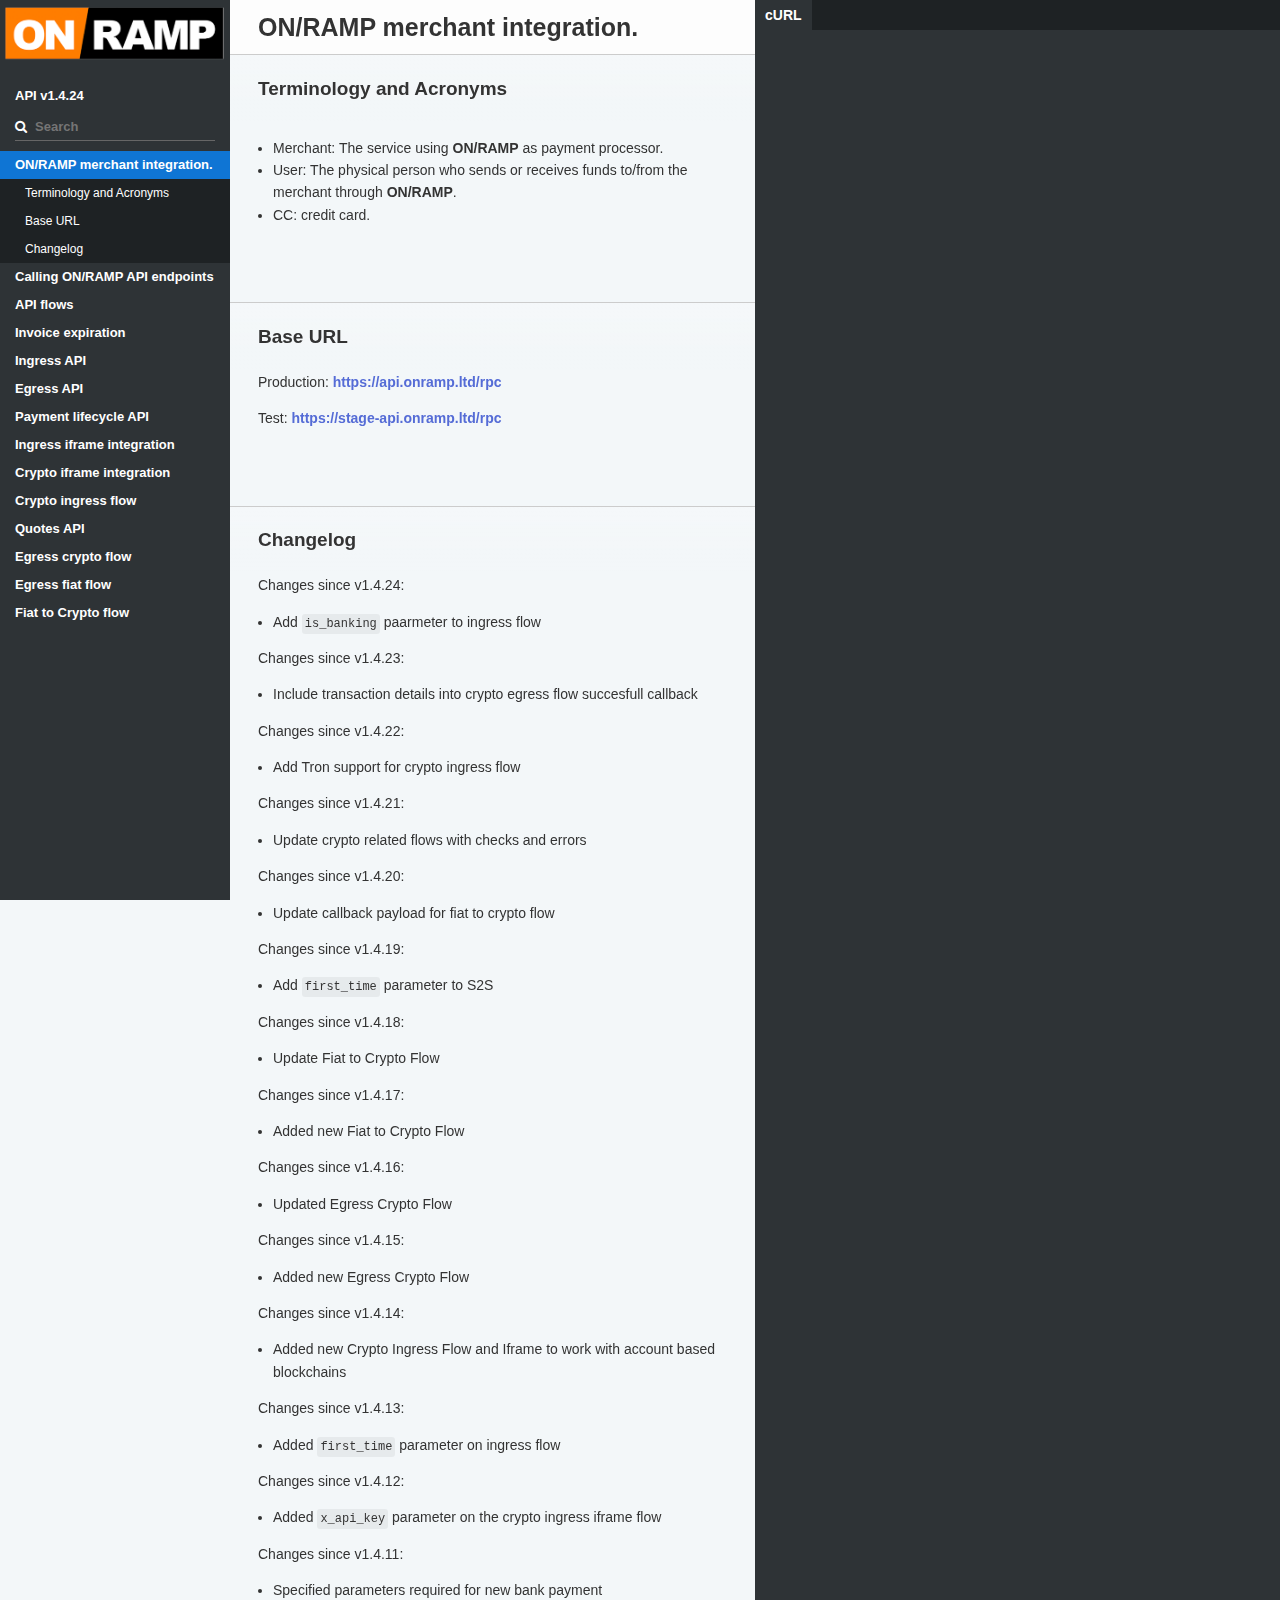
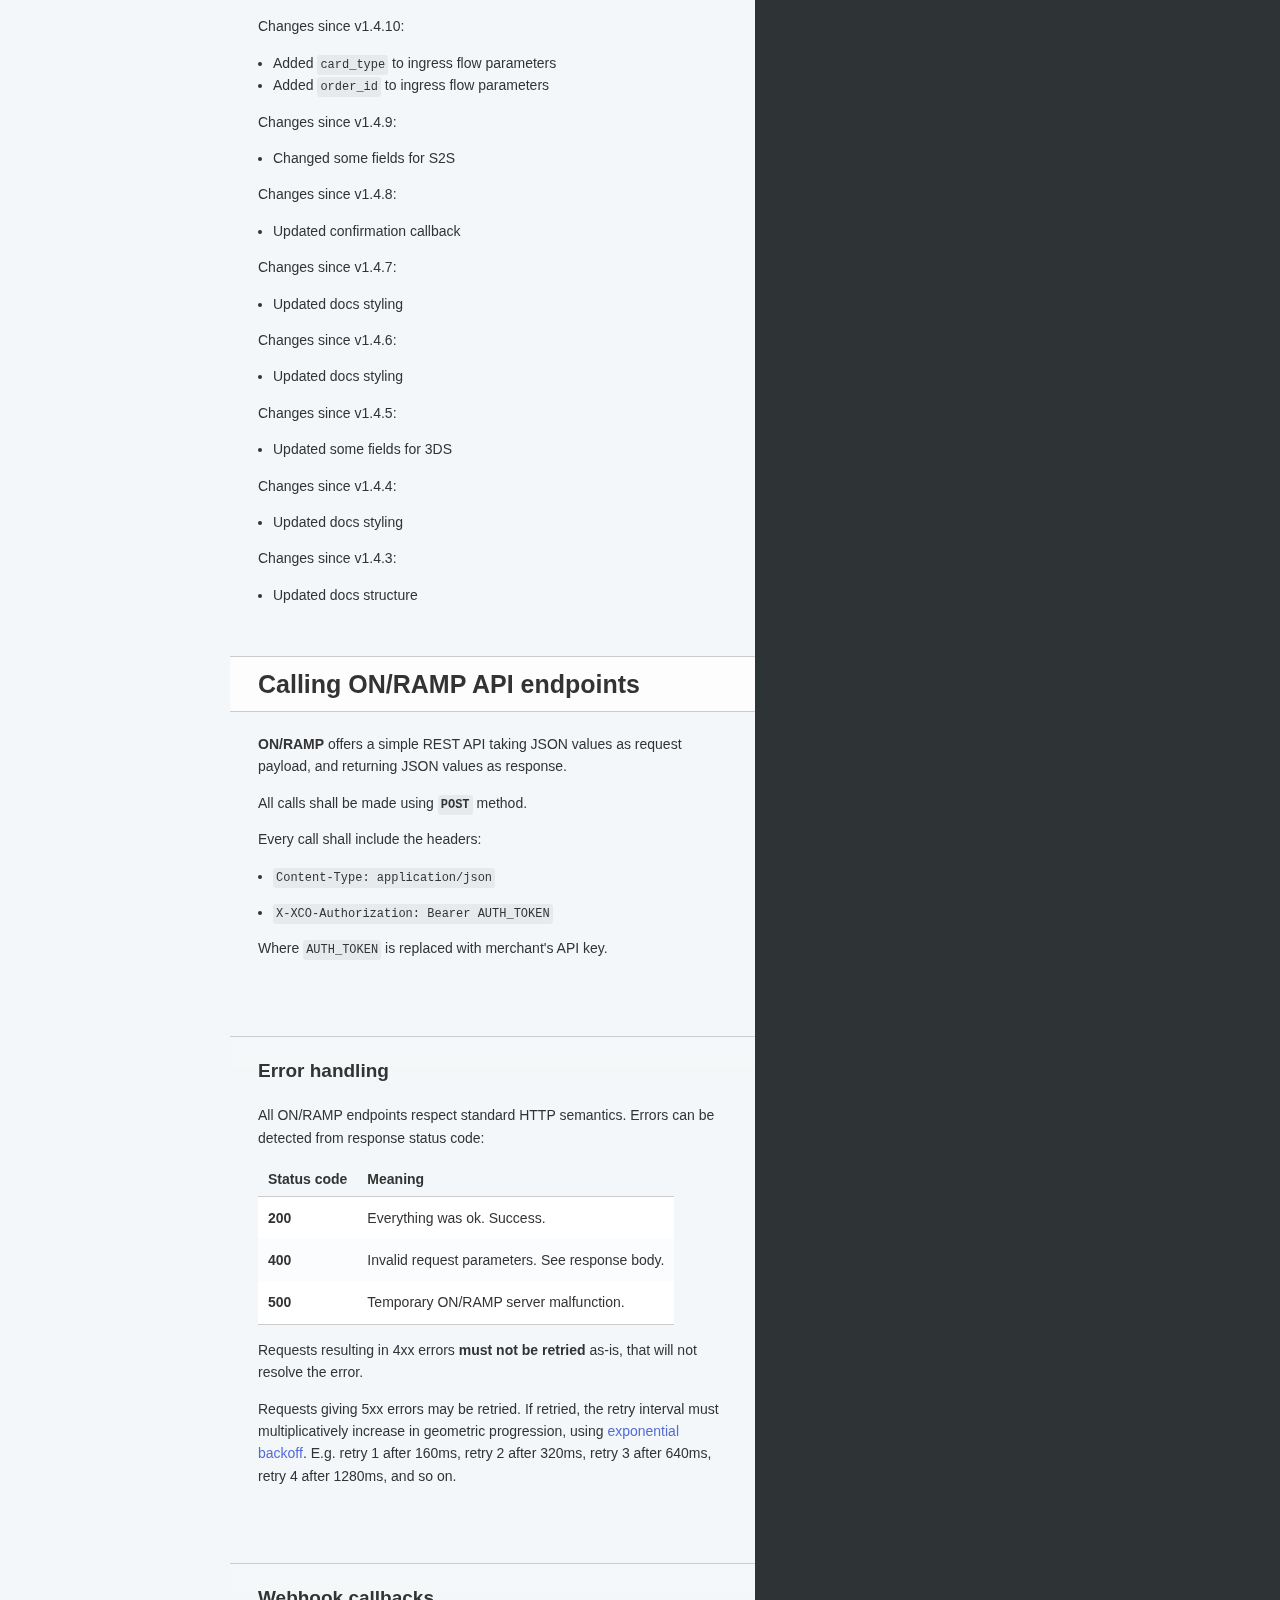
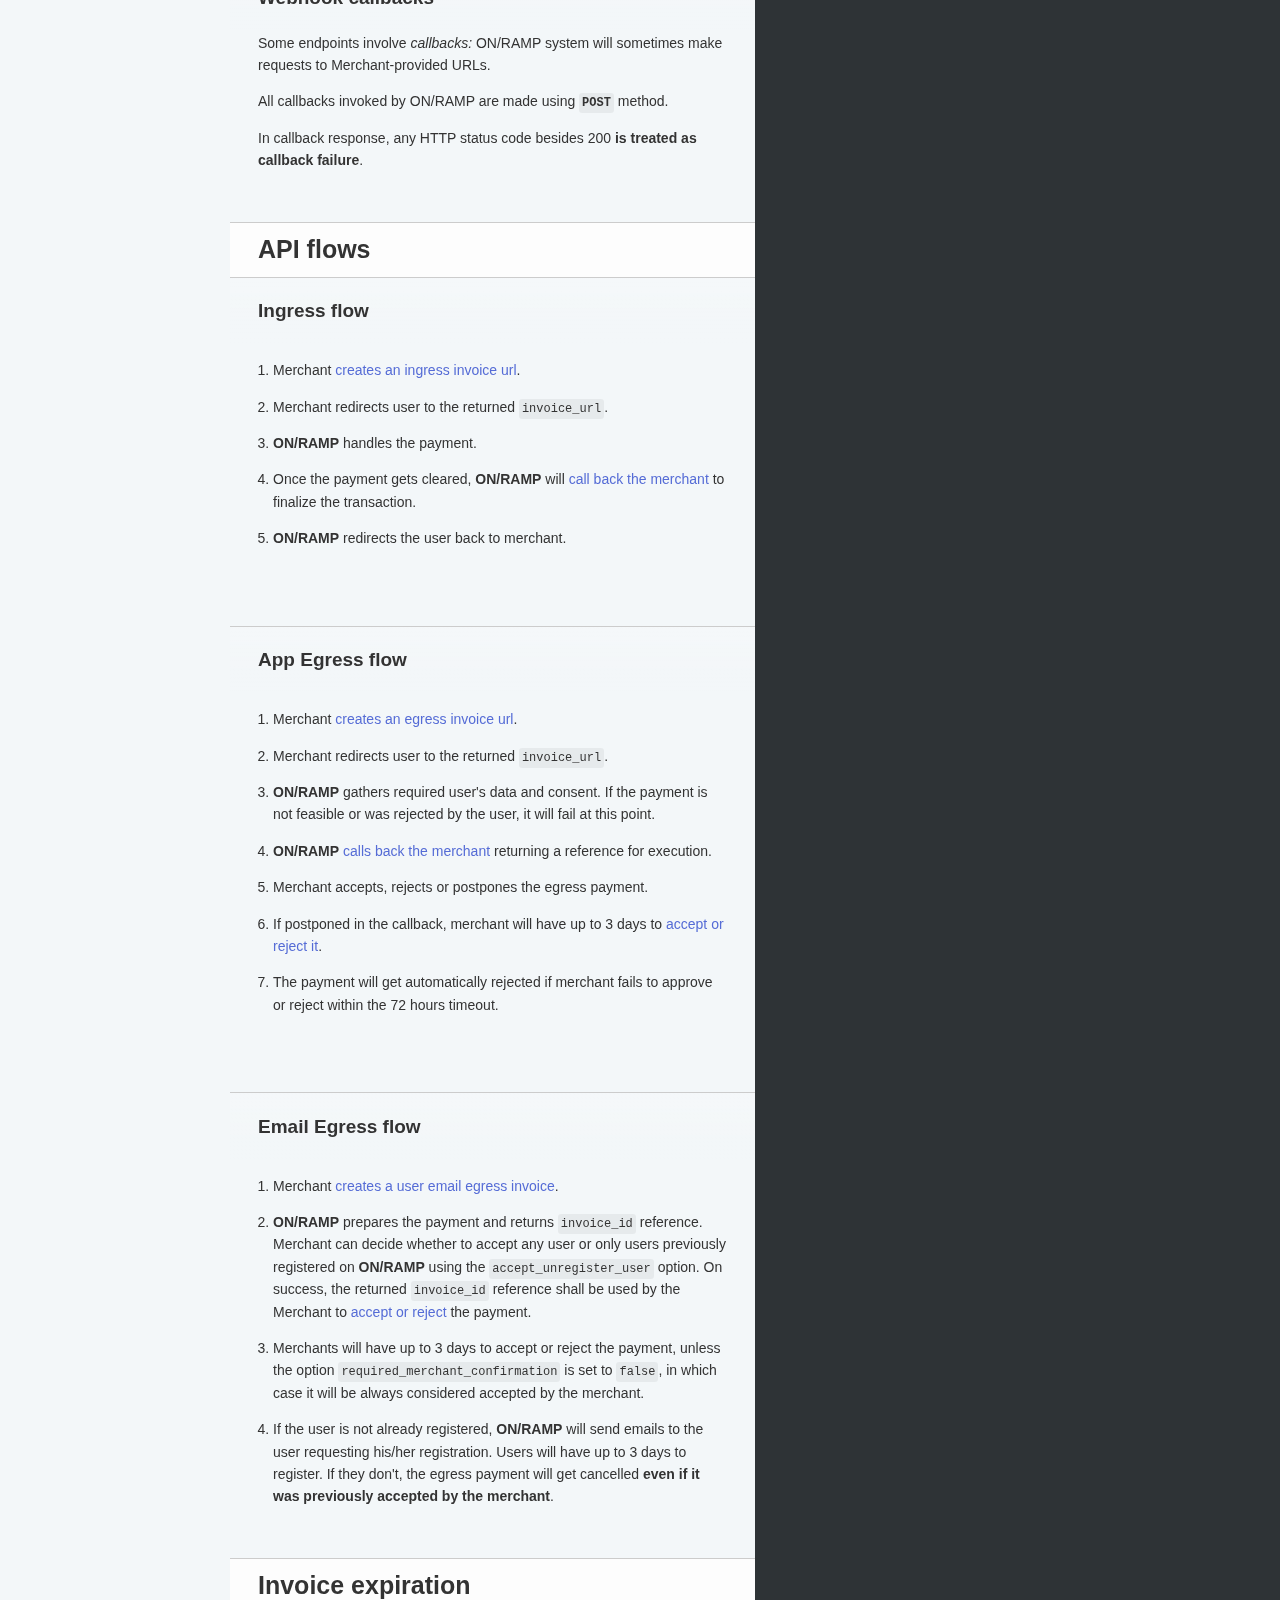
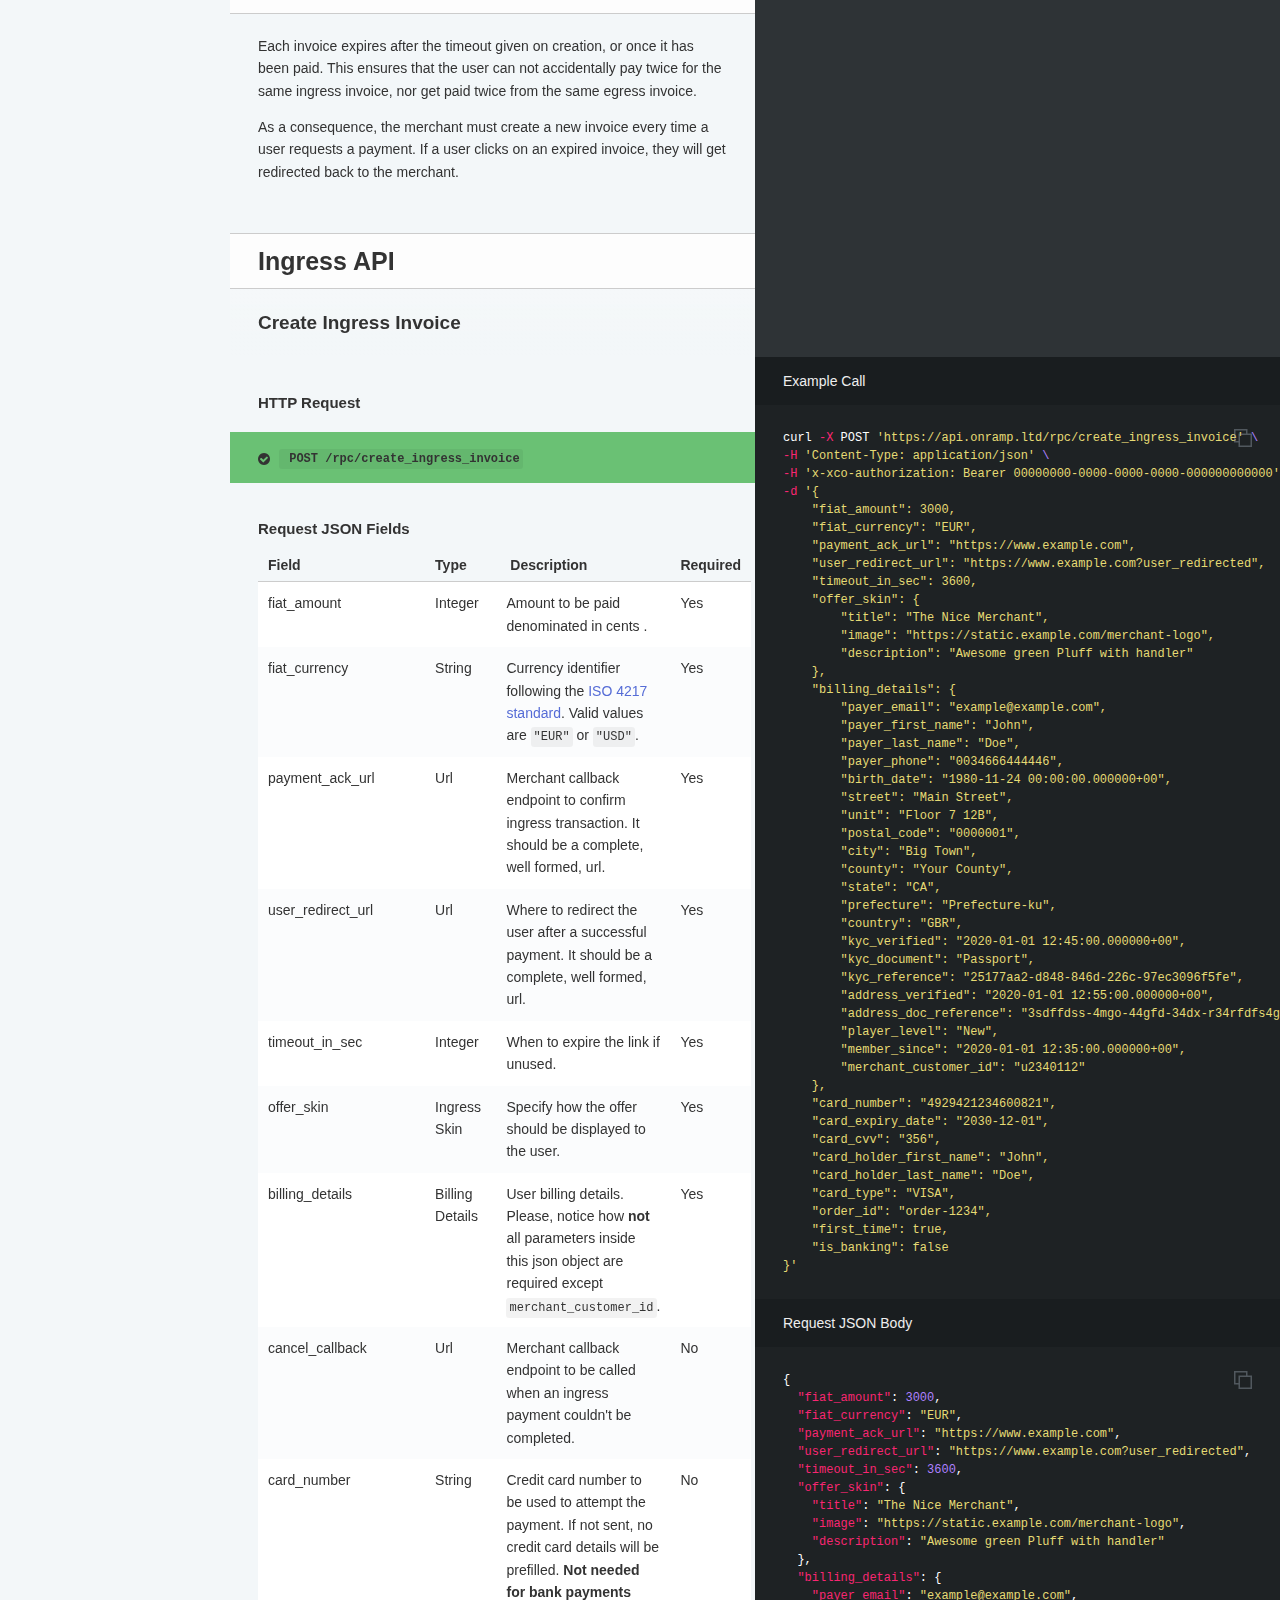
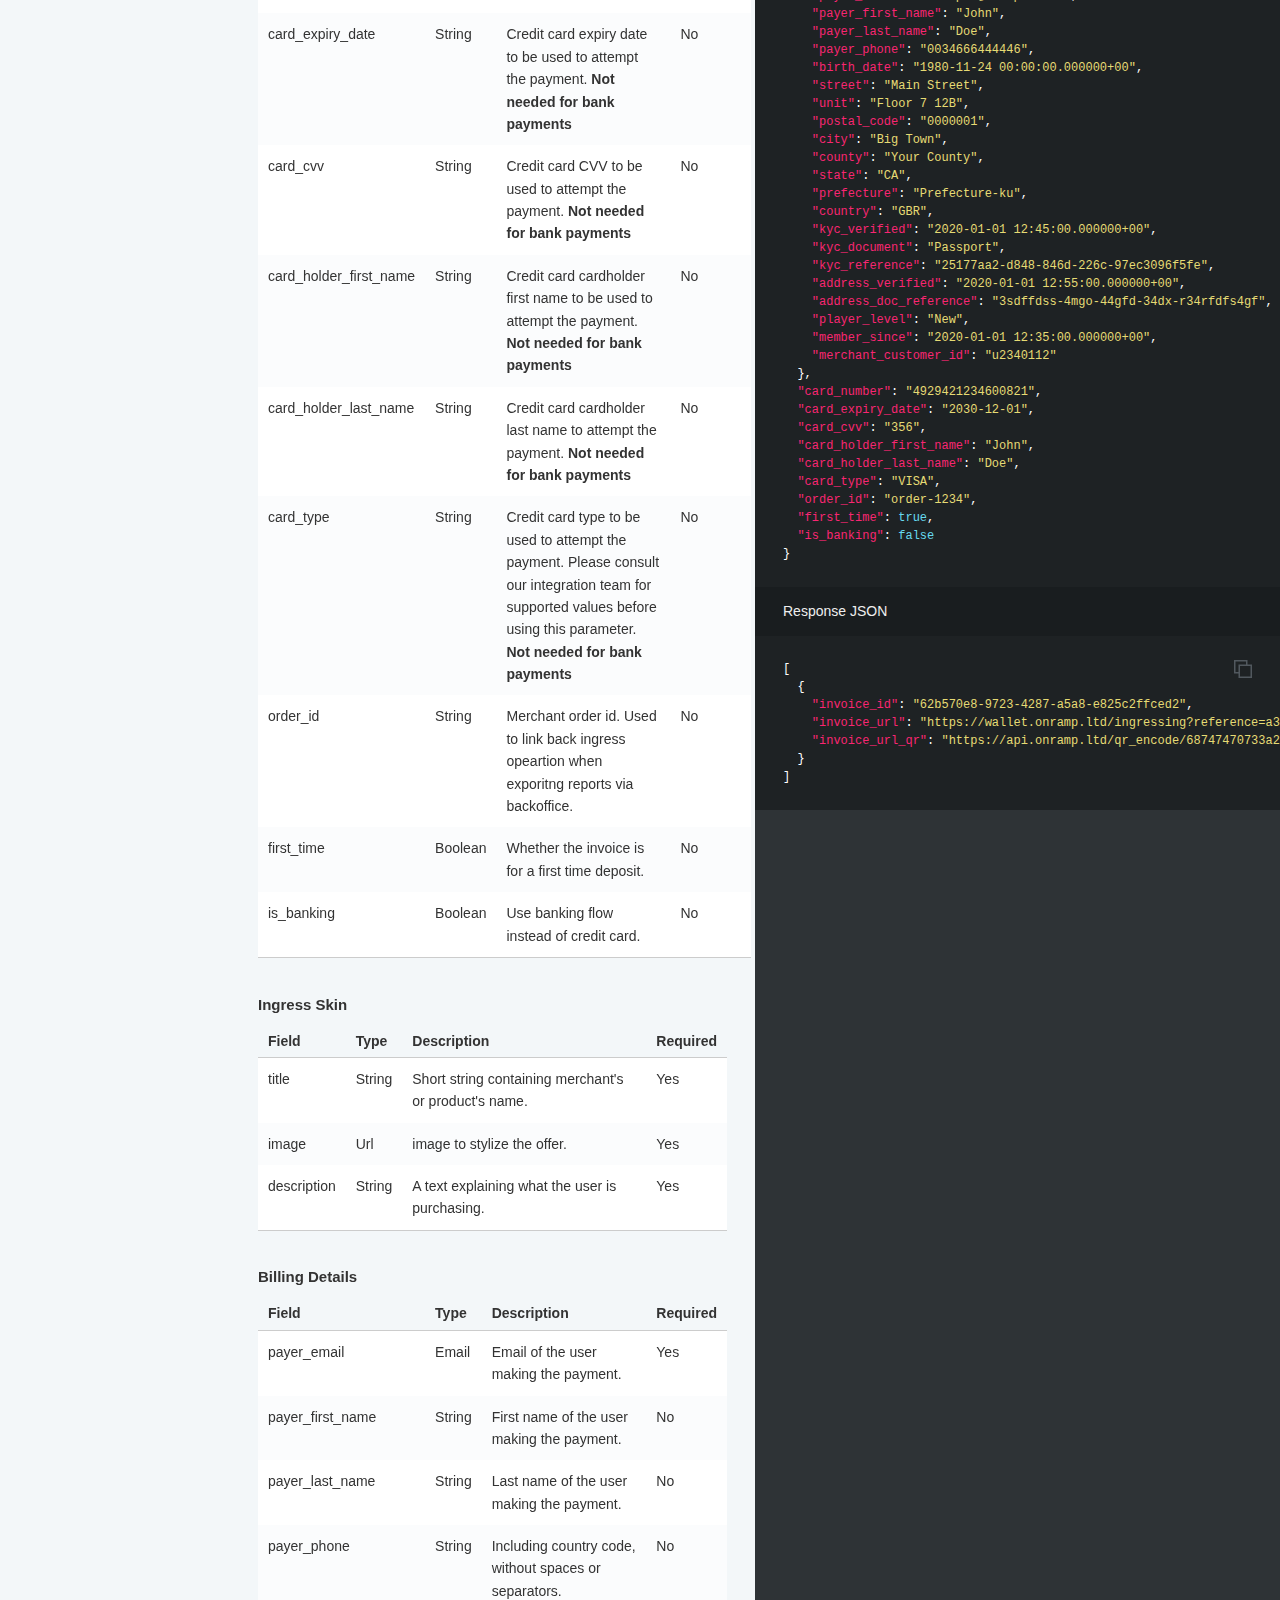
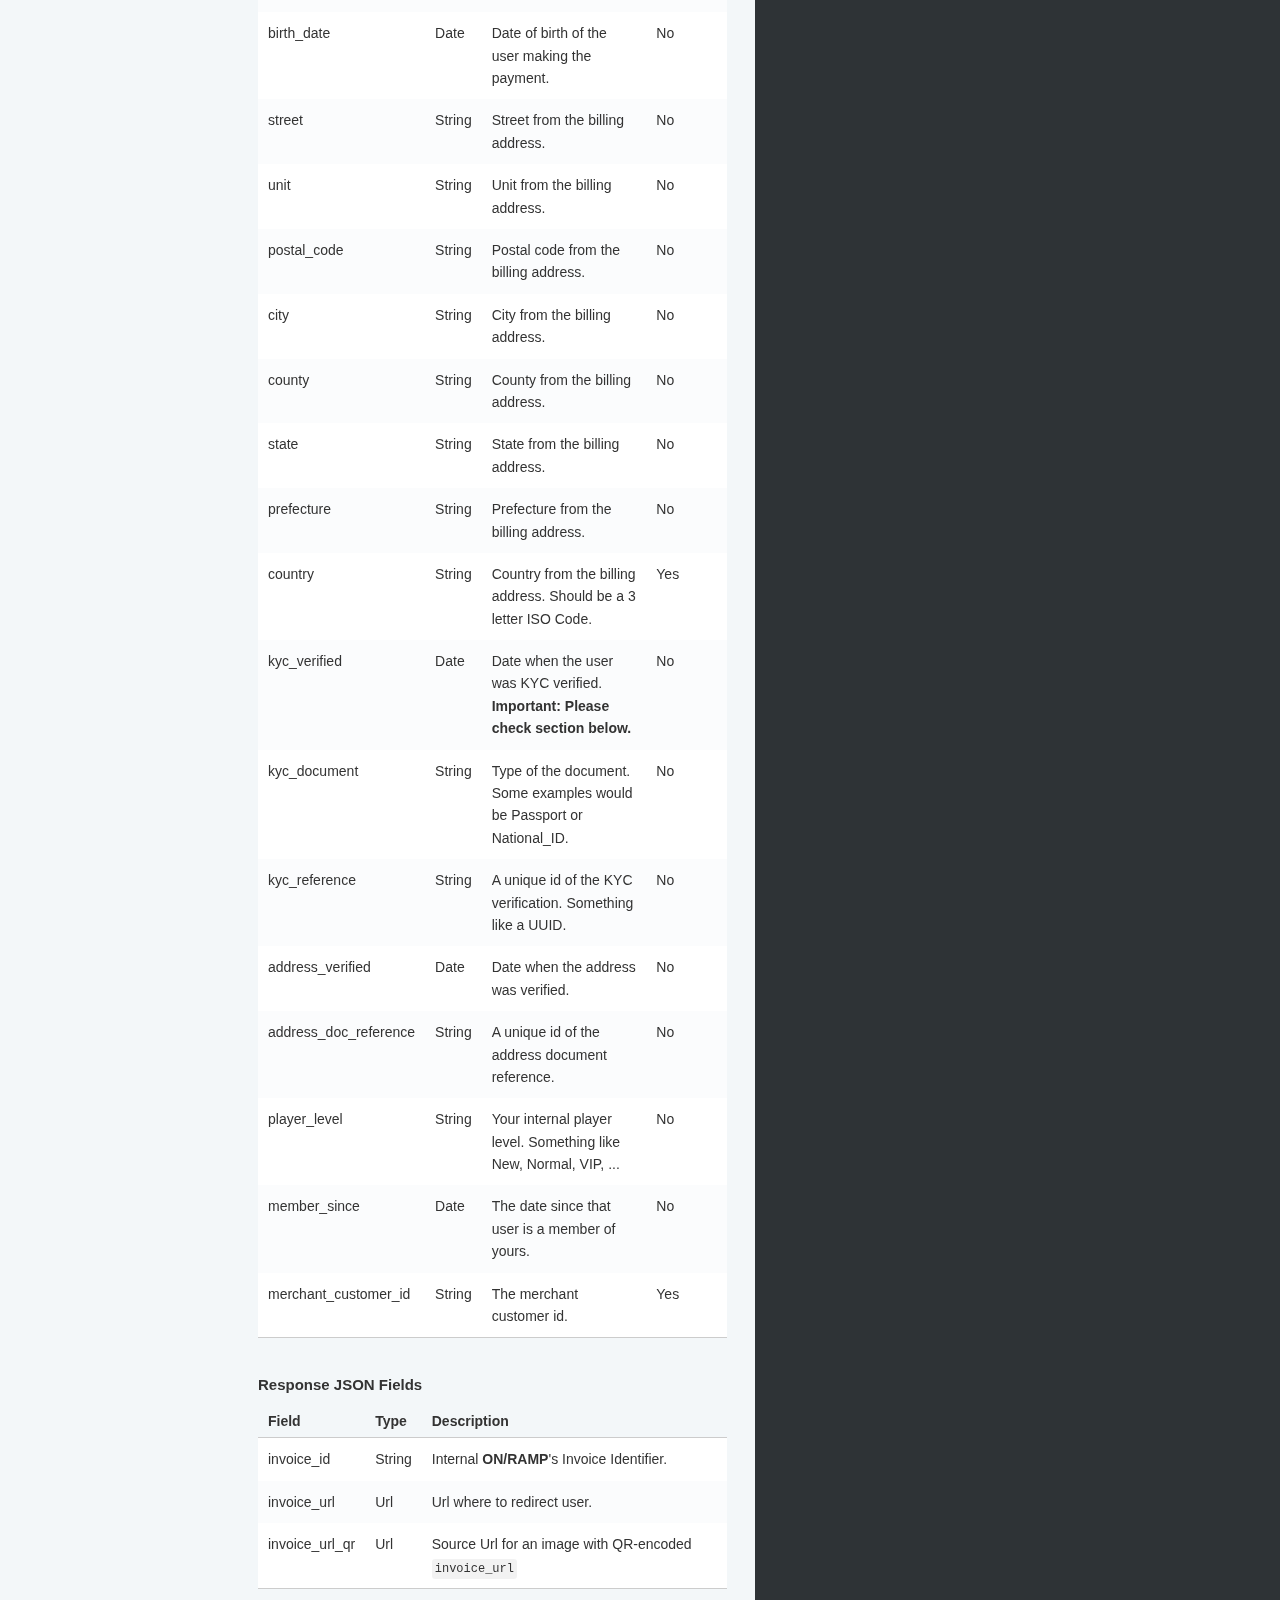
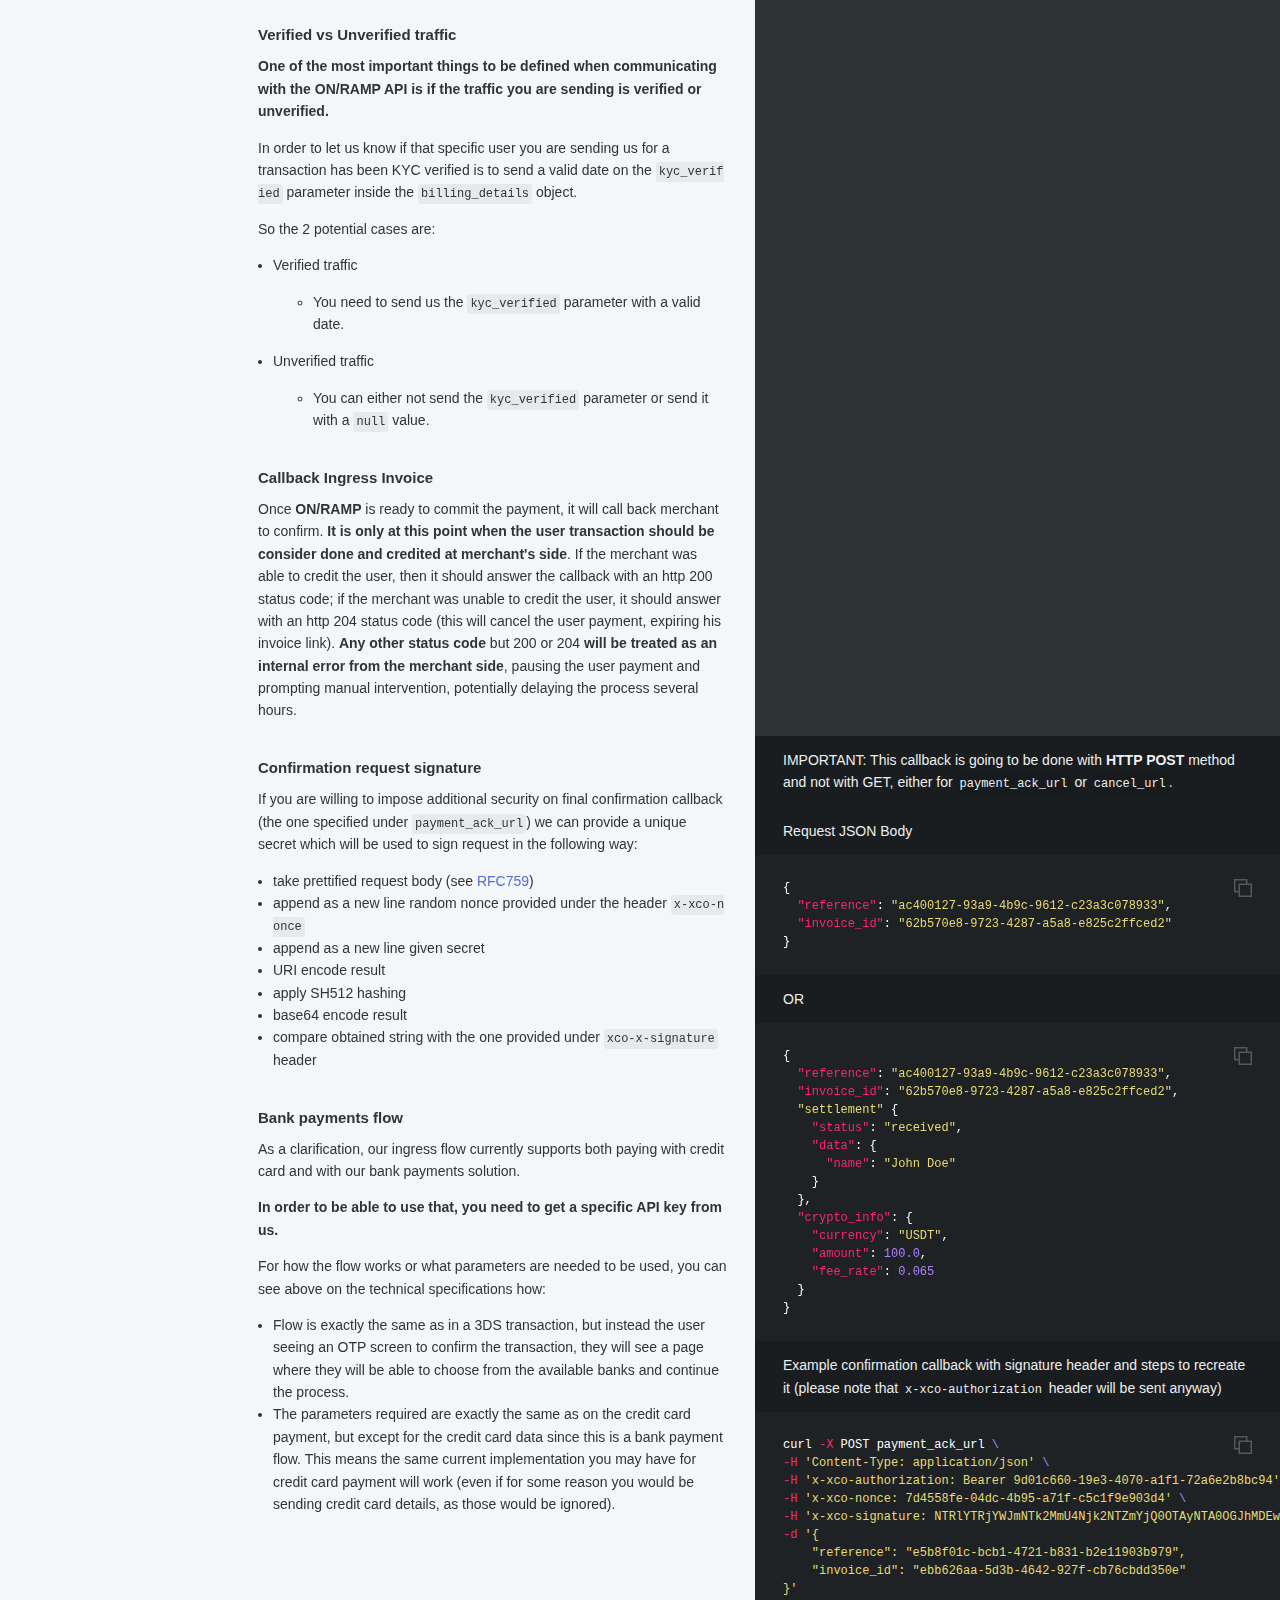
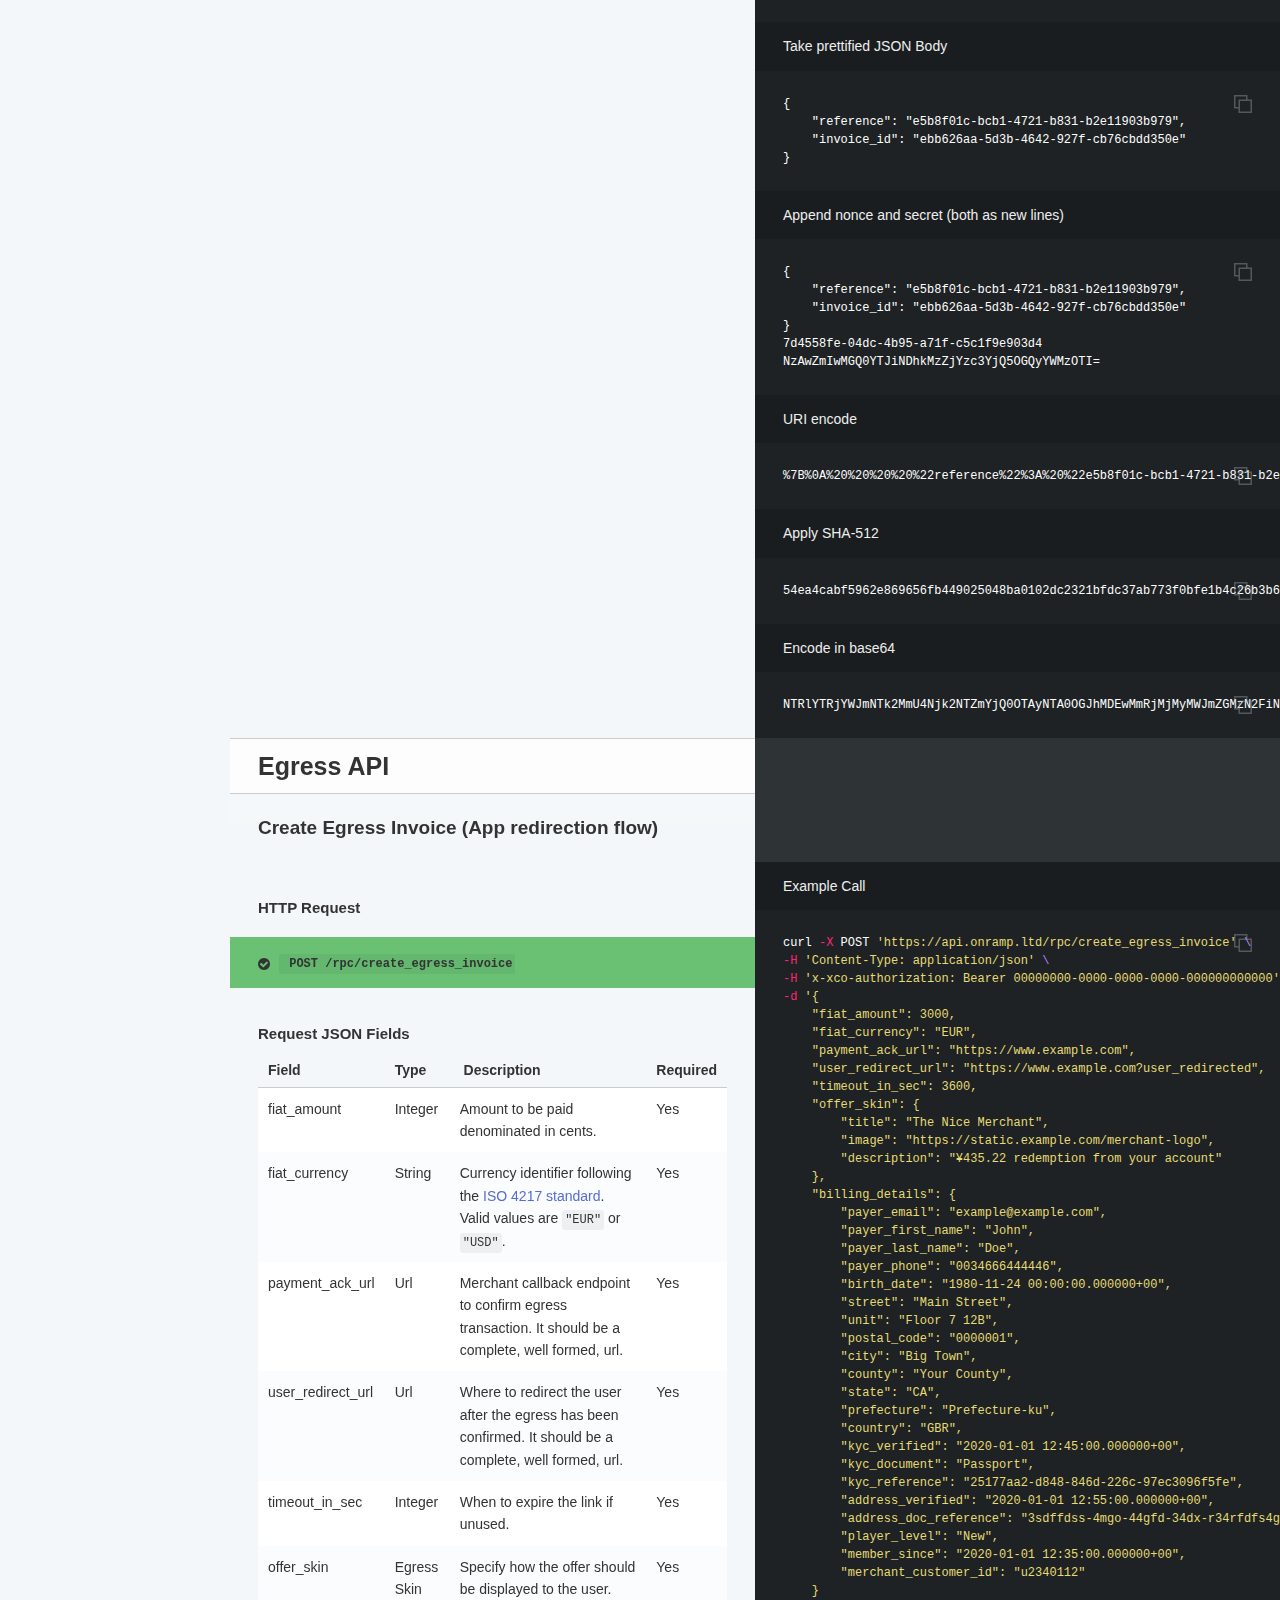
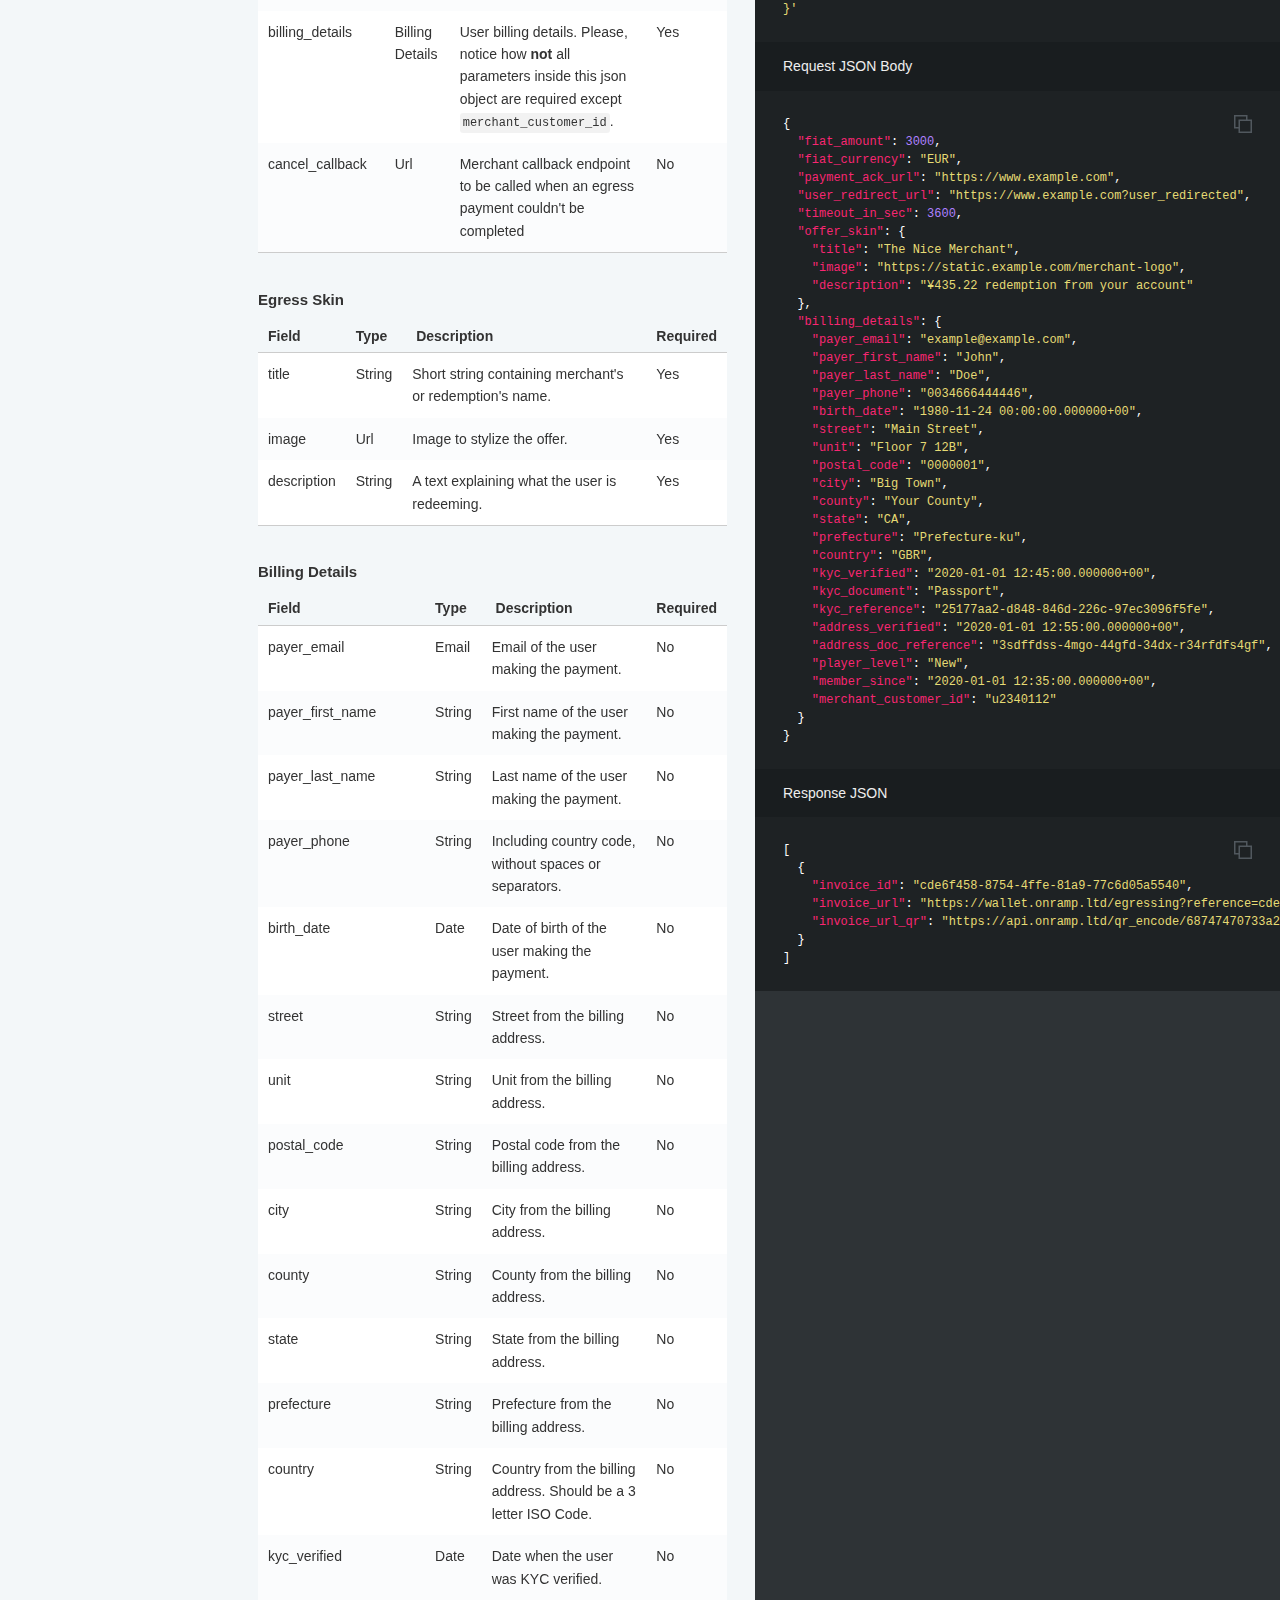
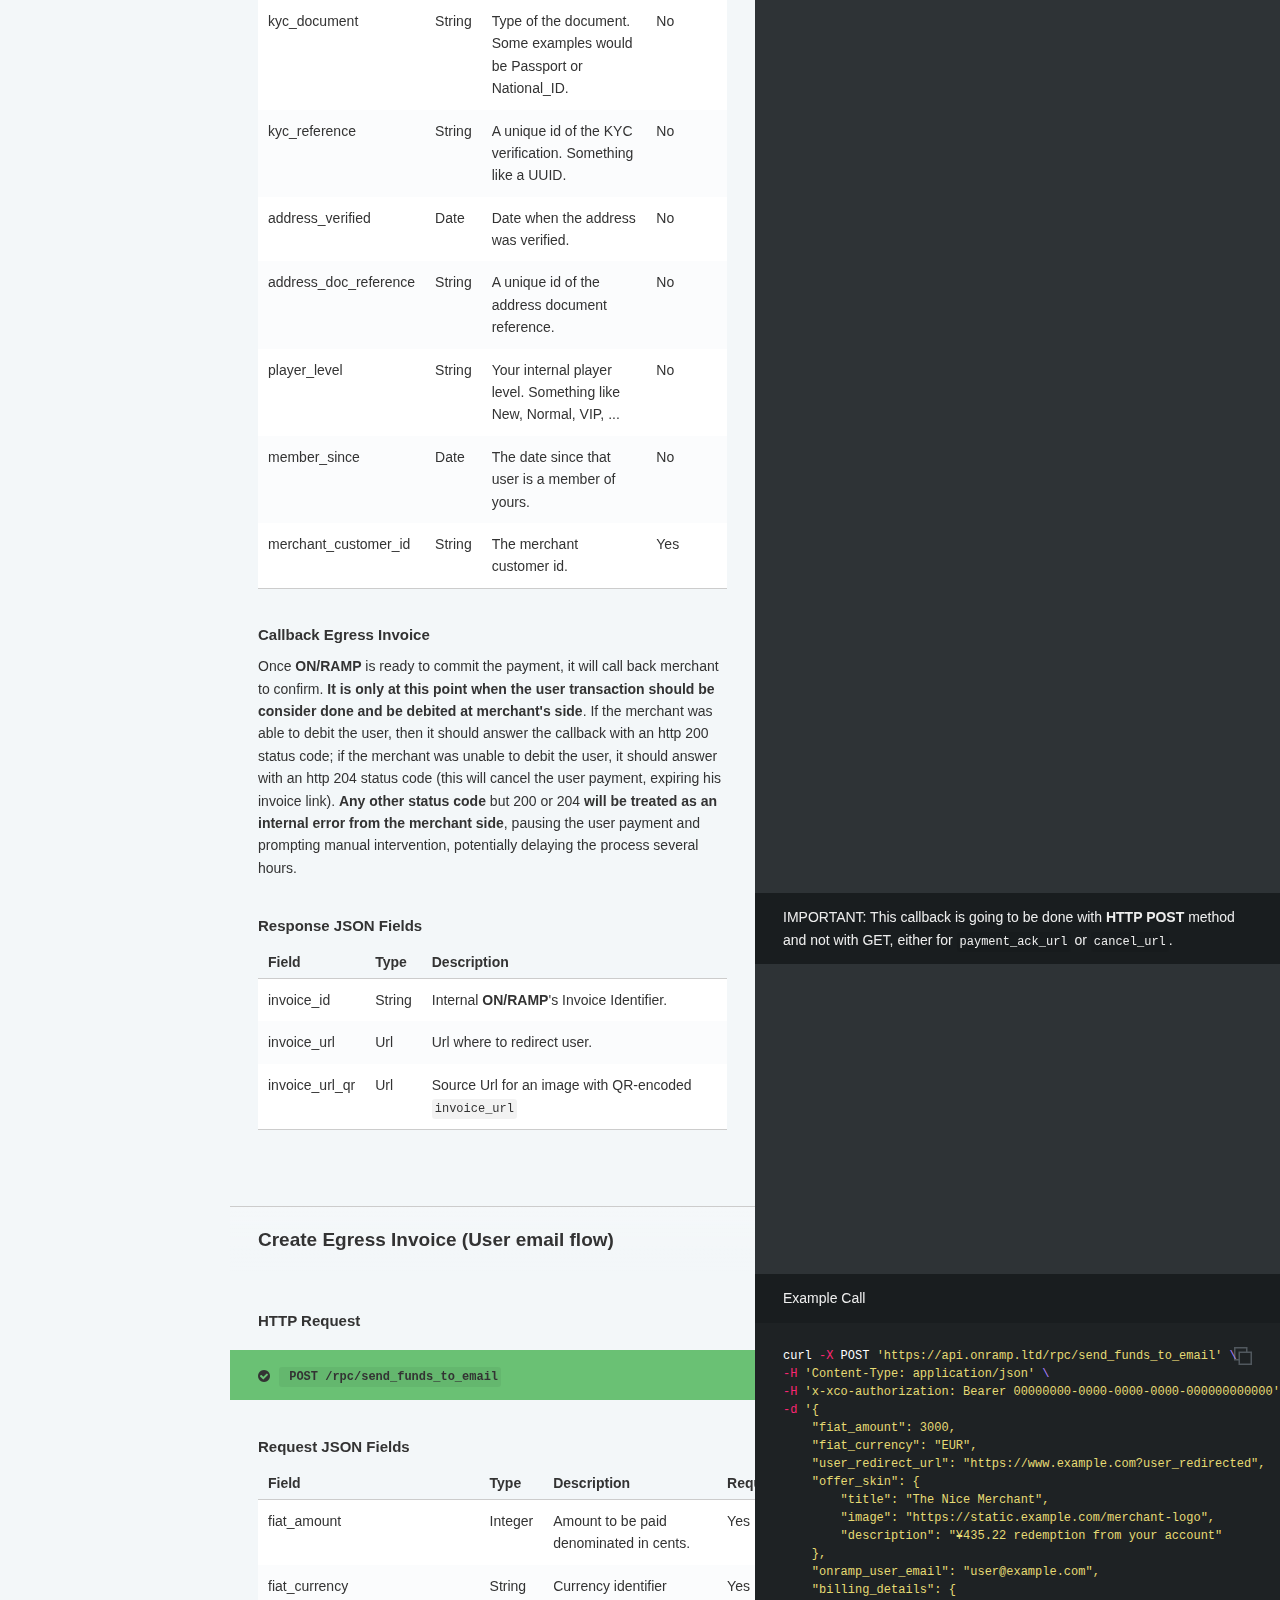
<file: index.html>
<!doctype html>
<html>
  <head>
    <meta charset="utf-8">
    <meta content="IE=edge,chrome=1" http-equiv="X-UA-Compatible">
    <meta name="viewport" content="width=device-width, initial-scale=1, maximum-scale=1">
    <title>ON/RAMP payment API v1.4.24</title>

    <style media="screen">
      .highlight table td { padding: 5px; }
.highlight table pre { margin: 0; }
.highlight .gh {
  color: #999999;
}
.highlight .sr {
  color: #f6aa11;
}
.highlight .go {
  color: #888888;
}
.highlight .gp {
  color: #555555;
}
.highlight .gs {
}
.highlight .gu {
  color: #aaaaaa;
}
.highlight .nb {
  color: #f6aa11;
}
.highlight .cm {
  color: #75715e;
}
.highlight .cp {
  color: #75715e;
}
.highlight .c1 {
  color: #75715e;
}
.highlight .cs {
  color: #75715e;
}
.highlight .c, .highlight .ch, .highlight .cd, .highlight .cpf {
  color: #75715e;
}
.highlight .err {
  color: #960050;
}
.highlight .gr {
  color: #960050;
}
.highlight .gt {
  color: #960050;
}
.highlight .gd {
  color: #49483e;
}
.highlight .gi {
  color: #49483e;
}
.highlight .ge {
  color: #49483e;
}
.highlight .kc {
  color: #66d9ef;
}
.highlight .kd {
  color: #66d9ef;
}
.highlight .kr {
  color: #66d9ef;
}
.highlight .no {
  color: #66d9ef;
}
.highlight .kt {
  color: #66d9ef;
}
.highlight .mf {
  color: #ae81ff;
}
.highlight .mh {
  color: #ae81ff;
}
.highlight .il {
  color: #ae81ff;
}
.highlight .mi {
  color: #ae81ff;
}
.highlight .mo {
  color: #ae81ff;
}
.highlight .m, .highlight .mb, .highlight .mx {
  color: #ae81ff;
}
.highlight .sc {
  color: #ae81ff;
}
.highlight .se {
  color: #ae81ff;
}
.highlight .ss {
  color: #ae81ff;
}
.highlight .sd {
  color: #e6db74;
}
.highlight .s2 {
  color: #e6db74;
}
.highlight .sb {
  color: #e6db74;
}
.highlight .sh {
  color: #e6db74;
}
.highlight .si {
  color: #e6db74;
}
.highlight .sx {
  color: #e6db74;
}
.highlight .s1 {
  color: #e6db74;
}
.highlight .s, .highlight .sa, .highlight .dl {
  color: #e6db74;
}
.highlight .na {
  color: #a6e22e;
}
.highlight .nc {
  color: #a6e22e;
}
.highlight .nd {
  color: #a6e22e;
}
.highlight .ne {
  color: #a6e22e;
}
.highlight .nf, .highlight .fm {
  color: #a6e22e;
}
.highlight .vc {
  color: #ffffff;
}
.highlight .nn {
  color: #ffffff;
}
.highlight .ni {
  color: #ffffff;
}
.highlight .bp {
  color: #ffffff;
}
.highlight .vg {
  color: #ffffff;
}
.highlight .vi {
  color: #ffffff;
}
.highlight .nv, .highlight .vm {
  color: #ffffff;
}
.highlight .w {
  color: #ffffff;
}
.highlight {
  color: #ffffff;
}
.highlight .n, .highlight .py, .highlight .nx {
  color: #ffffff;
}
.highlight .nl {
  color: #f92672;
}
.highlight .ow {
  color: #f92672;
}
.highlight .nt {
  color: #f92672;
}
.highlight .k, .highlight .kv {
  color: #f92672;
}
.highlight .kn {
  color: #f92672;
}
.highlight .kp {
  color: #f92672;
}
.highlight .o {
  color: #f92672;
}
    </style>
    <style media="print">
      * {
        -webkit-transition:none!important;
        transition:none!important;
      }
      .highlight table td { padding: 5px; }
.highlight table pre { margin: 0; }
.highlight, .highlight .w {
  color: #586e75;
}
.highlight .err {
  color: #002b36;
  background-color: #dc322f;
}
.highlight .c, .highlight .ch, .highlight .cd, .highlight .cm, .highlight .cpf, .highlight .c1, .highlight .cs {
  color: #657b83;
}
.highlight .cp {
  color: #b58900;
}
.highlight .nt {
  color: #b58900;
}
.highlight .o, .highlight .ow {
  color: #93a1a1;
}
.highlight .p, .highlight .pi {
  color: #93a1a1;
}
.highlight .gi {
  color: #859900;
}
.highlight .gd {
  color: #dc322f;
}
.highlight .gh {
  color: #268bd2;
  background-color: #002b36;
  font-weight: bold;
}
.highlight .k, .highlight .kn, .highlight .kp, .highlight .kr, .highlight .kv {
  color: #6c71c4;
}
.highlight .kc {
  color: #cb4b16;
}
.highlight .kt {
  color: #cb4b16;
}
.highlight .kd {
  color: #cb4b16;
}
.highlight .s, .highlight .sb, .highlight .sc, .highlight .dl, .highlight .sd, .highlight .s2, .highlight .sh, .highlight .sx, .highlight .s1 {
  color: #859900;
}
.highlight .sa {
  color: #6c71c4;
}
.highlight .sr {
  color: #2aa198;
}
.highlight .si {
  color: #d33682;
}
.highlight .se {
  color: #d33682;
}
.highlight .nn {
  color: #b58900;
}
.highlight .nc {
  color: #b58900;
}
.highlight .no {
  color: #b58900;
}
.highlight .na {
  color: #268bd2;
}
.highlight .m, .highlight .mb, .highlight .mf, .highlight .mh, .highlight .mi, .highlight .il, .highlight .mo, .highlight .mx {
  color: #859900;
}
.highlight .ss {
  color: #859900;
}
    </style>
    <link href="stylesheets/screen-697acf91.css" rel="stylesheet" media="screen" />
    <link href="stylesheets/print-953e3353.css" rel="stylesheet" media="print" />
      <script src="javascripts/all-a9fde460.js"></script>

    <script>
      $(function() { setupCodeCopy(); });
    </script>
  </head>

  <body class="index" data-languages="[&quot;shell&quot;]">
    <a href="#" id="nav-button">
      <span>
        NAV
        <img src="images/navbar-cad8cdcb.png" alt="" />
      </span>
    </a>
    <div class="toc-wrapper">
      <img src="images/logo-86952380.png" class="logo" alt="" />
        <span class="toc-link">API v1.4.24</span>
        <div class="lang-selector">
              <a href="#" data-language-name="shell">cURL</a>
        </div>
        <div class="search">
          <input type="text" class="search" id="input-search" placeholder="Search">
        </div>
        <ul class="search-results"></ul>
      <ul id="toc" class="toc-list-h1">
          <li>
            <a href="#on-ramp-merchant-integration" class="toc-h1 toc-link" data-title="ON/RAMP merchant integration.">ON/RAMP merchant integration.</a>
              <ul class="toc-list-h2">
                  <li>
                    <a href="#terminology-and-acronyms" class="toc-h2 toc-link" data-title="Terminology and Acronyms">Terminology and Acronyms</a>
                  </li>
                  <li>
                    <a href="#base-url" class="toc-h2 toc-link" data-title="Base URL">Base URL</a>
                  </li>
                  <li>
                    <a href="#changelog" class="toc-h2 toc-link" data-title="Changelog">Changelog</a>
                  </li>
              </ul>
          </li>
          <li>
            <a href="#calling-on-ramp-api-endpoints" class="toc-h1 toc-link" data-title="Calling ON/RAMP API endpoints">Calling <strong>ON/RAMP</strong> API endpoints</a>
              <ul class="toc-list-h2">
                  <li>
                    <a href="#error-handling" class="toc-h2 toc-link" data-title="Error handling">Error handling</a>
                  </li>
                  <li>
                    <a href="#webhook-callbacks" class="toc-h2 toc-link" data-title="Webhook callbacks">Webhook callbacks</a>
                  </li>
              </ul>
          </li>
          <li>
            <a href="#api-flows" class="toc-h1 toc-link" data-title="API flows">API flows</a>
              <ul class="toc-list-h2">
                  <li>
                    <a href="#ingress-flow" class="toc-h2 toc-link" data-title="Ingress flow">Ingress flow</a>
                  </li>
                  <li>
                    <a href="#app-egress-flow" class="toc-h2 toc-link" data-title="App Egress flow">App Egress flow</a>
                  </li>
                  <li>
                    <a href="#email-egress-flow" class="toc-h2 toc-link" data-title="Email Egress flow">Email Egress flow</a>
                  </li>
              </ul>
          </li>
          <li>
            <a href="#invoice-expiration" class="toc-h1 toc-link" data-title="Invoice expiration">Invoice expiration</a>
          </li>
          <li>
            <a href="#ingress-api" class="toc-h1 toc-link" data-title="Ingress API">Ingress API</a>
              <ul class="toc-list-h2">
                  <li>
                    <a href="#create-ingress-invoice" class="toc-h2 toc-link" data-title="Create Ingress Invoice">Create Ingress Invoice</a>
                  </li>
              </ul>
          </li>
          <li>
            <a href="#egress-api" class="toc-h1 toc-link" data-title="Egress API">Egress API</a>
              <ul class="toc-list-h2">
                  <li>
                    <a href="#create-egress-invoice-app-redirection-flow" class="toc-h2 toc-link" data-title="Create Egress Invoice (App redirection flow)">Create Egress Invoice (App redirection flow)</a>
                  </li>
                  <li>
                    <a href="#create-egress-invoice-user-email-flow" class="toc-h2 toc-link" data-title="Create Egress Invoice (User email flow)">Create Egress Invoice (User email flow)</a>
                  </li>
              </ul>
          </li>
          <li>
            <a href="#payment-lifecycle-api" class="toc-h1 toc-link" data-title="Payment lifecycle API">Payment lifecycle API</a>
              <ul class="toc-list-h2">
                  <li>
                    <a href="#mark-operation" class="toc-h2 toc-link" data-title="Mark Operation">Mark Operation</a>
                  </li>
                  <li>
                    <a href="#poll-operation-status" class="toc-h2 toc-link" data-title="Poll Operation status">Poll Operation status</a>
                  </li>
              </ul>
          </li>
          <li>
            <a href="#ingress-iframe-integration" class="toc-h1 toc-link" data-title="Ingress iframe integration">Ingress iframe integration</a>
              <ul class="toc-list-h2">
                  <li>
                    <a href="#adding-the-iframe-in-a-html-page" class="toc-h2 toc-link" data-title="Adding the iframe in a html page">Adding the iframe in a html page</a>
                  </li>
                  <li>
                    <a href="#communicating-with-the-iframe-events" class="toc-h2 toc-link" data-title="Communicating with the iframe events">Communicating with the iframe events</a>
                  </li>
              </ul>
          </li>
          <li>
            <a href="#crypto-iframe-integration" class="toc-h1 toc-link" data-title="Crypto iframe integration">Crypto iframe integration</a>
              <ul class="toc-list-h2">
                  <li>
                    <a href="#adding-the-iframe-in-a-html-page" class="toc-h2 toc-link" data-title="Adding the iframe in a html page">Adding the iframe in a html page</a>
                  </li>
                  <li>
                    <a href="#communicating-with-the-iframe-events" class="toc-h2 toc-link" data-title="Communicating with the iframe events">Communicating with the iframe events</a>
                  </li>
              </ul>
          </li>
          <li>
            <a href="#crypto-ingress-flow" class="toc-h1 toc-link" data-title="Crypto ingress flow">Crypto ingress flow</a>
              <ul class="toc-list-h2">
                  <li>
                    <a href="#supported-blockchains" class="toc-h2 toc-link" data-title="Supported blockchains">Supported blockchains</a>
                  </li>
                  <li>
                    <a href="#supported-coins-tokens" class="toc-h2 toc-link" data-title="Supported coins / tokens">Supported coins / tokens</a>
                  </li>
                  <li>
                    <a href="#crypto-ingress-base-url" class="toc-h2 toc-link" data-title="Crypto ingress base URL">Crypto ingress base URL</a>
                  </li>
                  <li>
                    <a href="#request-address-for-utxo-based-blockchains" class="toc-h2 toc-link" data-title="Request address for UTXO-based blockchains">Request address for UTXO-based blockchains</a>
                  </li>
                  <li>
                    <a href="#request-address-for-account-based-blockchains-and-tokens" class="toc-h2 toc-link" data-title="Request address for account-based blockchains and tokens">Request address for account-based blockchains and tokens</a>
                  </li>
                  <li>
                    <a href="#register-transaction-for-account-based-blockchains-and-tokens" class="toc-h2 toc-link" data-title="Register transaction for account-based blockchains and tokens">Register transaction for account-based blockchains and tokens</a>
                  </li>
                  <li>
                    <a href="#notification-of-successful-crypto-transaction" class="toc-h2 toc-link" data-title="Notification of successful crypto transaction">Notification of successful crypto transaction</a>
                  </li>
                  <li>
                    <a href="#create-crypto-ingress-invoice" class="toc-h2 toc-link" data-title="Create crypto ingress invoice">Create crypto ingress invoice</a>
                  </li>
              </ul>
          </li>
          <li>
            <a href="#quotes-api" class="toc-h1 toc-link" data-title="Quotes API">Quotes API</a>
              <ul class="toc-list-h2">
                  <li>
                    <a href="#base-url" class="toc-h2 toc-link" data-title="Base URL">Base URL</a>
                  </li>
                  <li>
                    <a href="#get-reference-prices" class="toc-h2 toc-link" data-title="Get reference prices">Get reference prices</a>
                  </li>
              </ul>
          </li>
          <li>
            <a href="#egress-crypto-flow" class="toc-h1 toc-link" data-title="Egress crypto flow">Egress crypto flow</a>
              <ul class="toc-list-h2">
                  <li>
                    <a href="#get-available-offers-quotes" class="toc-h2 toc-link" data-title="Get available offers quotes">Get available offers quotes</a>
                  </li>
                  <li>
                    <a href="#initiate-an-egress-operation" class="toc-h2 toc-link" data-title="Initiate an egress operation">Initiate an egress operation</a>
                  </li>
              </ul>
          </li>
          <li>
            <a href="#egress-fiat-flow" class="toc-h1 toc-link" data-title="Egress fiat flow">Egress fiat flow</a>
              <ul class="toc-list-h2">
                  <li>
                    <a href="#get-known-user-cards" class="toc-h2 toc-link" data-title="Get known user cards">Get known user cards</a>
                  </li>
                  <li>
                    <a href="#initiate-an-egress-operation" class="toc-h2 toc-link" data-title="Initiate an egress operation">Initiate an egress operation</a>
                  </li>
              </ul>
          </li>
          <li>
            <a href="#fiat-to-crypto-flow" class="toc-h1 toc-link" data-title="Fiat to Crypto flow">Fiat to Crypto flow</a>
              <ul class="toc-list-h2">
                  <li>
                    <a href="#create-fiat-to-crypto-invoice" class="toc-h2 toc-link" data-title="Create Fiat to Crypto Invoice">Create Fiat to Crypto Invoice</a>
                  </li>
                  <li>
                    <a href="#notification-of-successful-transaction" class="toc-h2 toc-link" data-title="Notification of successful transaction">Notification of successful transaction</a>
                  </li>
              </ul>
          </li>
      </ul>
    </div>
    <div class="page-wrapper">
      <div class="dark-box"></div>
      <div class="content">
        <h1 id='on-ramp-merchant-integration'>ON/RAMP merchant integration.</h1><h2 id='terminology-and-acronyms'>Terminology and Acronyms</h2>
<ul>
<li>Merchant: The service using <strong>ON/RAMP</strong> as payment processor.</li>
<li>User: The physical person who sends or receives funds to/from the merchant through <strong>ON/RAMP</strong>.</li>
<li>CC: credit card.</li>
</ul>
<h2 id='base-url'>Base URL</h2>
<p>Production:
<strong><a href="https://api.onramp.ltd">https://api.onramp.ltd/rpc</a></strong></p>

<p>Test:
<strong><a href="https://stage-api.onramp.ltd">https://stage-api.onramp.ltd/rpc</a></strong></p>
<h2 id='changelog'>Changelog</h2>
<p>Changes since v1.4.24:</p>

<ul>
<li>Add <code>is_banking</code> paarmeter to ingress flow</li>
</ul>

<p>Changes since v1.4.23:</p>

<ul>
<li>Include transaction details into crypto egress flow succesfull callback</li>
</ul>

<p>Changes since v1.4.22:</p>

<ul>
<li>Add Tron support for crypto ingress flow</li>
</ul>

<p>Changes since v1.4.21:</p>

<ul>
<li>Update crypto related flows with checks and errors</li>
</ul>

<p>Changes since v1.4.20:</p>

<ul>
<li>Update callback payload for fiat to crypto flow</li>
</ul>

<p>Changes since v1.4.19:</p>

<ul>
<li>Add <code>first_time</code> parameter to S2S</li>
</ul>

<p>Changes since v1.4.18:</p>

<ul>
<li>Update Fiat to Crypto Flow</li>
</ul>

<p>Changes since v1.4.17:</p>

<ul>
<li>Added new Fiat to Crypto Flow</li>
</ul>

<p>Changes since v1.4.16:</p>

<ul>
<li>Updated Egress Crypto Flow</li>
</ul>

<p>Changes since v1.4.15:</p>

<ul>
<li>Added new Egress Crypto Flow</li>
</ul>

<p>Changes since v1.4.14:</p>

<ul>
<li>Added new Crypto Ingress Flow and Iframe to work with account based blockchains</li>
</ul>

<p>Changes since v1.4.13:</p>

<ul>
<li>Added <code>first_time</code> parameter on ingress flow</li>
</ul>

<p>Changes since v1.4.12:</p>

<ul>
<li>Added <code>x_api_key</code> parameter on the crypto ingress iframe flow</li>
</ul>

<p>Changes since v1.4.11:</p>

<ul>
<li>Specified parameters required for new bank payment</li>
</ul>

<p>Changes since v1.4.10:</p>

<ul>
<li>Added <code>card_type</code> to ingress flow parameters</li>
<li>Added <code>order_id</code> to ingress flow parameters</li>
</ul>

<p>Changes since v1.4.9:</p>

<ul>
<li>Changed some fields for S2S</li>
</ul>

<p>Changes since v1.4.8:</p>

<ul>
<li>Updated confirmation callback</li>
</ul>

<p>Changes since v1.4.7:</p>

<ul>
<li>Updated docs styling</li>
</ul>

<p>Changes since v1.4.6:</p>

<ul>
<li>Updated docs styling</li>
</ul>

<p>Changes since v1.4.5:</p>

<ul>
<li>Updated some fields for 3DS</li>
</ul>

<p>Changes since v1.4.4:</p>

<ul>
<li>Updated docs styling</li>
</ul>

<p>Changes since v1.4.3:</p>

<ul>
<li>Updated docs structure</li>
</ul>
<h1 id='calling-on-ramp-api-endpoints'>Calling <strong>ON/RAMP</strong> API endpoints</h1>
<p><strong>ON/RAMP</strong> offers a simple REST API taking JSON values as request payload, and returning JSON
values as response.</p>

<p>All calls shall be made using <strong><code>POST</code></strong> method.</p>

<p>Every call shall include the headers:</p>

<ul>
<li><p><code>Content-Type: application/json</code></p></li>
<li><p><code>X-XCO-Authorization: Bearer AUTH_TOKEN</code></p></li>
</ul>

<p>Where <code>AUTH_TOKEN</code> is replaced with merchant&#39;s API key.</p>
<h2 id='error-handling'>Error handling</h2>
<p>All ON/RAMP endpoints respect standard HTTP semantics. Errors can be detected from response
status code:</p>

<table><thead>
<tr>
<th>Status code</th>
<th>Meaning</th>
</tr>
</thead><tbody>
<tr>
<td><strong>200</strong></td>
<td>Everything was ok. Success.</td>
</tr>
<tr>
<td><strong>400</strong></td>
<td>Invalid request parameters. See response body.</td>
</tr>
<tr>
<td><strong>500</strong></td>
<td>Temporary ON/RAMP server malfunction.</td>
</tr>
</tbody></table>

<p>Requests resulting in 4xx errors <strong>must not be retried</strong> as-is, that will not resolve the error.</p>

<p>Requests giving 5xx errors may be retried. If retried, the retry interval must multiplicatively
increase in geometric progression, using <a href="https://en.wikipedia.org/wiki/Exponential_backoff">exponential backoff</a>. E.g. retry 1 after 160ms, retry 2
after 320ms, retry 3 after 640ms, retry 4 after 1280ms, and so on.</p>
<h2 id='webhook-callbacks'>Webhook callbacks</h2>
<p>Some endpoints involve <em>callbacks:</em> ON/RAMP system will sometimes make requests to
Merchant-provided URLs.</p>

<p>All callbacks invoked by ON/RAMP are made using <strong><code>POST</code></strong> method.</p>

<p>In callback response, any HTTP status code besides 200 <strong>is treated as callback failure</strong>.</p>
<h1 id='api-flows'>API flows</h1><h2 id='ingress-flow'>Ingress flow</h2>
<ol>
<li><p>Merchant <a href="#create-ingress-invoice">creates an ingress invoice url</a>.</p></li>
<li><p>Merchant redirects user to the returned <code>invoice_url</code>.</p></li>
<li><p><strong>ON/RAMP</strong> handles the payment.</p></li>
<li><p>Once the payment gets cleared, <strong>ON/RAMP</strong> will <a href="#callback-ingress-invoice">call back the merchant</a>
to finalize the transaction.</p></li>
<li><p><strong>ON/RAMP</strong> redirects the user back to merchant.</p></li>
</ol>
<h2 id='app-egress-flow'>App Egress flow</h2>
<ol>
<li><p>Merchant <a href="#create-egress-invoice-app-redirection-flow">creates an egress invoice url</a>.</p></li>
<li><p>Merchant redirects user to the returned <code>invoice_url</code>.</p></li>
<li><p><strong>ON/RAMP</strong> gathers required user&#39;s data and consent.
If the payment is not feasible or was rejected by the user, it will fail at this point.</p></li>
<li><p><strong>ON/RAMP</strong> <a href="#callback-egress-invoice">calls back the merchant</a> returning a reference for execution.</p></li>
<li><p>Merchant accepts, rejects or postpones the egress payment.</p></li>
<li><p>If postponed in the callback, merchant will have up to 3 days to <a href="#mark-operation">accept or reject it</a>.</p></li>
<li><p>The payment will get automatically rejected if merchant fails to approve or reject within
the 72 hours timeout.</p></li>
</ol>
<h2 id='email-egress-flow'>Email Egress flow</h2>
<ol>
<li><p>Merchant <a href="#create-egress-invoice-user-email-flow">creates a user email egress invoice</a>.</p></li>
<li><p><strong>ON/RAMP</strong> prepares the payment and returns <code>invoice_id</code> reference.
Merchant can decide whether to accept any user or only users previously registered on
<strong>ON/RAMP</strong> using the <code>accept_unregister_user</code> option.
On success, the returned <code>invoice_id</code> reference shall be used by the Merchant
to <a href="#mark-operation">accept or reject</a> the payment.</p></li>
<li><p>Merchants will have up to 3 days to accept or reject the payment, unless the option <code>required_merchant_confirmation</code>
is set to <code>false</code>, in which case it will be always considered accepted by the merchant.</p></li>
<li><p>If the user is not already registered, <strong>ON/RAMP</strong> will send emails to the user requesting his/her registration.
Users will have up to 3 days to register. If they don&#39;t, the egress payment will get cancelled <strong>even if it was previously
accepted by the merchant</strong>.</p></li>
</ol>
<h1 id='invoice-expiration'>Invoice expiration</h1>
<p>Each invoice expires after the timeout given on creation, or once it has been paid. This ensures
that the user can not accidentally pay twice for the same ingress invoice, nor get paid twice from
the same egress invoice.</p>

<p>As a consequence, the merchant must create a new invoice every time a user requests a payment.
If a user clicks on an expired invoice, they will get redirected back to the merchant.</p>
<h1 id='ingress-api'>Ingress API</h1><h2 id='create-ingress-invoice'>Create Ingress Invoice</h2>
<blockquote>
<p>Example Call</p>
</blockquote>
<div class="highlight"><pre class="highlight shell tab-shell"><code>curl <span class="nt">-X</span> POST <span class="s1">'https://api.onramp.ltd/rpc/create_ingress_invoice'</span> <span class="se">\</span>
<span class="nt">-H</span> <span class="s1">'Content-Type: application/json'</span> <span class="se">\</span>
<span class="nt">-H</span> <span class="s1">'x-xco-authorization: Bearer 00000000-0000-0000-0000-000000000000'</span> <span class="se">\</span>
<span class="nt">-d</span> <span class="s1">'{
    "fiat_amount": 3000,
    "fiat_currency": "EUR",
    "payment_ack_url": "https://www.example.com",
    "user_redirect_url": "https://www.example.com?user_redirected",
    "timeout_in_sec": 3600,
    "offer_skin": {
        "title": "The Nice Merchant",
        "image": "https://static.example.com/merchant-logo",
        "description": "Awesome green Pluff with handler"
    },
    "billing_details": {
        "payer_email": "example@example.com",
        "payer_first_name": "John",
        "payer_last_name": "Doe",
        "payer_phone": "0034666444446",
        "birth_date": "1980-11-24 00:00:00.000000+00",
        "street": "Main Street",
        "unit": "Floor 7 12B",
        "postal_code": "0000001",
        "city": "Big Town",
        "county": "Your County",
        "state": "CA",
        "prefecture": "Prefecture-ku",
        "country": "GBR",
        "kyc_verified": "2020-01-01 12:45:00.000000+00",
        "kyc_document": "Passport",
        "kyc_reference": "25177aa2-d848-846d-226c-97ec3096f5fe",
        "address_verified": "2020-01-01 12:55:00.000000+00",
        "address_doc_reference": "3sdffdss-4mgo-44gfd-34dx-r34rfdfs4gf",
        "player_level": "New",
        "member_since": "2020-01-01 12:35:00.000000+00",
        "merchant_customer_id": "u2340112"
    },
    "card_number": "4929421234600821",
    "card_expiry_date": "2030-12-01",
    "card_cvv": "356",
    "card_holder_first_name": "John",
    "card_holder_last_name": "Doe",
    "card_type": "VISA",
    "order_id": "order-1234",
    "first_time": true,
    "is_banking": false
}'</span>
</code></pre></div>
<blockquote>
<p>Request JSON Body</p>
</blockquote>
<div class="highlight"><pre class="highlight json tab-json"><code><span class="p">{</span><span class="w">
  </span><span class="nl">"fiat_amount"</span><span class="p">:</span><span class="w"> </span><span class="mi">3000</span><span class="p">,</span><span class="w">
  </span><span class="nl">"fiat_currency"</span><span class="p">:</span><span class="w"> </span><span class="s2">"EUR"</span><span class="p">,</span><span class="w">
  </span><span class="nl">"payment_ack_url"</span><span class="p">:</span><span class="w"> </span><span class="s2">"https://www.example.com"</span><span class="p">,</span><span class="w">
  </span><span class="nl">"user_redirect_url"</span><span class="p">:</span><span class="w"> </span><span class="s2">"https://www.example.com?user_redirected"</span><span class="p">,</span><span class="w">
  </span><span class="nl">"timeout_in_sec"</span><span class="p">:</span><span class="w"> </span><span class="mi">3600</span><span class="p">,</span><span class="w">
  </span><span class="nl">"offer_skin"</span><span class="p">:</span><span class="w"> </span><span class="p">{</span><span class="w">
    </span><span class="nl">"title"</span><span class="p">:</span><span class="w"> </span><span class="s2">"The Nice Merchant"</span><span class="p">,</span><span class="w">
    </span><span class="nl">"image"</span><span class="p">:</span><span class="w"> </span><span class="s2">"https://static.example.com/merchant-logo"</span><span class="p">,</span><span class="w">
    </span><span class="nl">"description"</span><span class="p">:</span><span class="w"> </span><span class="s2">"Awesome green Pluff with handler"</span><span class="w">
  </span><span class="p">},</span><span class="w">
  </span><span class="nl">"billing_details"</span><span class="p">:</span><span class="w"> </span><span class="p">{</span><span class="w">
    </span><span class="nl">"payer_email"</span><span class="p">:</span><span class="w"> </span><span class="s2">"example@example.com"</span><span class="p">,</span><span class="w">
    </span><span class="nl">"payer_first_name"</span><span class="p">:</span><span class="w"> </span><span class="s2">"John"</span><span class="p">,</span><span class="w">
    </span><span class="nl">"payer_last_name"</span><span class="p">:</span><span class="w"> </span><span class="s2">"Doe"</span><span class="p">,</span><span class="w">
    </span><span class="nl">"payer_phone"</span><span class="p">:</span><span class="w"> </span><span class="s2">"0034666444446"</span><span class="p">,</span><span class="w">
    </span><span class="nl">"birth_date"</span><span class="p">:</span><span class="w"> </span><span class="s2">"1980-11-24 00:00:00.000000+00"</span><span class="p">,</span><span class="w">
    </span><span class="nl">"street"</span><span class="p">:</span><span class="w"> </span><span class="s2">"Main Street"</span><span class="p">,</span><span class="w">
    </span><span class="nl">"unit"</span><span class="p">:</span><span class="w"> </span><span class="s2">"Floor 7 12B"</span><span class="p">,</span><span class="w">
    </span><span class="nl">"postal_code"</span><span class="p">:</span><span class="w"> </span><span class="s2">"0000001"</span><span class="p">,</span><span class="w">
    </span><span class="nl">"city"</span><span class="p">:</span><span class="w"> </span><span class="s2">"Big Town"</span><span class="p">,</span><span class="w">
    </span><span class="nl">"county"</span><span class="p">:</span><span class="w"> </span><span class="s2">"Your County"</span><span class="p">,</span><span class="w">
    </span><span class="nl">"state"</span><span class="p">:</span><span class="w"> </span><span class="s2">"CA"</span><span class="p">,</span><span class="w">
    </span><span class="nl">"prefecture"</span><span class="p">:</span><span class="w"> </span><span class="s2">"Prefecture-ku"</span><span class="p">,</span><span class="w">
    </span><span class="nl">"country"</span><span class="p">:</span><span class="w"> </span><span class="s2">"GBR"</span><span class="p">,</span><span class="w">
    </span><span class="nl">"kyc_verified"</span><span class="p">:</span><span class="w"> </span><span class="s2">"2020-01-01 12:45:00.000000+00"</span><span class="p">,</span><span class="w">
    </span><span class="nl">"kyc_document"</span><span class="p">:</span><span class="w"> </span><span class="s2">"Passport"</span><span class="p">,</span><span class="w">
    </span><span class="nl">"kyc_reference"</span><span class="p">:</span><span class="w"> </span><span class="s2">"25177aa2-d848-846d-226c-97ec3096f5fe"</span><span class="p">,</span><span class="w">
    </span><span class="nl">"address_verified"</span><span class="p">:</span><span class="w"> </span><span class="s2">"2020-01-01 12:55:00.000000+00"</span><span class="p">,</span><span class="w">
    </span><span class="nl">"address_doc_reference"</span><span class="p">:</span><span class="w"> </span><span class="s2">"3sdffdss-4mgo-44gfd-34dx-r34rfdfs4gf"</span><span class="p">,</span><span class="w">
    </span><span class="nl">"player_level"</span><span class="p">:</span><span class="w"> </span><span class="s2">"New"</span><span class="p">,</span><span class="w">
    </span><span class="nl">"member_since"</span><span class="p">:</span><span class="w"> </span><span class="s2">"2020-01-01 12:35:00.000000+00"</span><span class="p">,</span><span class="w">
    </span><span class="nl">"merchant_customer_id"</span><span class="p">:</span><span class="w"> </span><span class="s2">"u2340112"</span><span class="w">
  </span><span class="p">},</span><span class="w">
  </span><span class="nl">"card_number"</span><span class="p">:</span><span class="w"> </span><span class="s2">"4929421234600821"</span><span class="p">,</span><span class="w">
  </span><span class="nl">"card_expiry_date"</span><span class="p">:</span><span class="w"> </span><span class="s2">"2030-12-01"</span><span class="p">,</span><span class="w">
  </span><span class="nl">"card_cvv"</span><span class="p">:</span><span class="w"> </span><span class="s2">"356"</span><span class="p">,</span><span class="w">
  </span><span class="nl">"card_holder_first_name"</span><span class="p">:</span><span class="w"> </span><span class="s2">"John"</span><span class="p">,</span><span class="w">
  </span><span class="nl">"card_holder_last_name"</span><span class="p">:</span><span class="w"> </span><span class="s2">"Doe"</span><span class="p">,</span><span class="w">
  </span><span class="nl">"card_type"</span><span class="p">:</span><span class="w"> </span><span class="s2">"VISA"</span><span class="p">,</span><span class="w">
  </span><span class="nl">"order_id"</span><span class="p">:</span><span class="w"> </span><span class="s2">"order-1234"</span><span class="p">,</span><span class="w">
  </span><span class="nl">"first_time"</span><span class="p">:</span><span class="w"> </span><span class="kc">true</span><span class="p">,</span><span class="w">
  </span><span class="nl">"is_banking"</span><span class="p">:</span><span class="w"> </span><span class="kc">false</span><span class="w">
</span><span class="p">}</span><span class="w">
</span></code></pre></div>
<blockquote>
<p>Response JSON</p>
</blockquote>
<div class="highlight"><pre class="highlight json tab-json"><code><span class="p">[</span><span class="w">
  </span><span class="p">{</span><span class="w">
    </span><span class="nl">"invoice_id"</span><span class="p">:</span><span class="w"> </span><span class="s2">"62b570e8-9723-4287-a5a8-e825c2ffced2"</span><span class="p">,</span><span class="w">
    </span><span class="nl">"invoice_url"</span><span class="p">:</span><span class="w"> </span><span class="s2">"https://wallet.onramp.ltd/ingressing?reference=a3076265-138d-4be6-89fb-d50427adaf4e"</span><span class="p">,</span><span class="w">
    </span><span class="nl">"invoice_url_qr"</span><span class="p">:</span><span class="w"> </span><span class="s2">"https://api.onramp.ltd/qr_encode/68747470733a2f2f73746167652d77616c6c65742e6f6e72616d702e6c74642f656772657373696e673f7265666572656e63653d38303061343437382d393832322d343561382d616239302d323637306665393262343933"</span><span class="w">
  </span><span class="p">}</span><span class="w">
</span><span class="p">]</span><span class="w">
</span></code></pre></div><h3 id='http-request'>HTTP Request</h3>
<aside class="success"><b><code> POST /rpc/create_ingress_invoice </code></b></aside>
<h3 id='request-json-fields'>Request JSON Fields</h3>
<table><thead>
<tr>
<th>Field</th>
<th>Type</th>
<th> Description</th>
<th>Required</th>
</tr>
</thead><tbody>
<tr>
<td>fiat_amount</td>
<td>Integer</td>
<td>Amount to be paid denominated in cents .</td>
<td>Yes</td>
</tr>
<tr>
<td>fiat_currency</td>
<td>String</td>
<td>Currency identifier following the <a href="https://en.wikipedia.org/wiki/ISO_4217">ISO 4217 standard</a>. Valid values are <code>&quot;EUR&quot;</code> or <code>&quot;USD&quot;</code>.</td>
<td>Yes</td>
</tr>
<tr>
<td>payment_ack_url</td>
<td>Url</td>
<td>Merchant callback endpoint to confirm ingress transaction. It should be a complete, well formed, url.</td>
<td>Yes</td>
</tr>
<tr>
<td>user_redirect_url</td>
<td>Url</td>
<td>Where to redirect the user after a successful payment. It should be a complete, well formed, url.</td>
<td>Yes</td>
</tr>
<tr>
<td>timeout_in_sec</td>
<td>Integer</td>
<td>When to expire the link if unused.</td>
<td>Yes</td>
</tr>
<tr>
<td>offer_skin</td>
<td>Ingress Skin</td>
<td>Specify how the offer should be displayed to the user.</td>
<td>Yes</td>
</tr>
<tr>
<td>billing_details</td>
<td>Billing Details</td>
<td>User billing details. Please, notice how <strong>not</strong> all parameters inside this json object are required except <code>merchant_customer_id</code>.</td>
<td>Yes</td>
</tr>
<tr>
<td>cancel_callback</td>
<td>Url</td>
<td>Merchant callback endpoint to be called when an ingress payment couldn&#39;t be completed.</td>
<td>No</td>
</tr>
<tr>
<td>card_number</td>
<td>String</td>
<td>Credit card number to be used to attempt the payment. If not sent, no credit card details will be prefilled. <strong>Not needed for bank payments</strong></td>
<td>No</td>
</tr>
<tr>
<td>card_expiry_date</td>
<td>String</td>
<td>Credit card expiry date to be used to attempt the payment. <strong>Not needed for bank payments</strong></td>
<td>No</td>
</tr>
<tr>
<td>card_cvv</td>
<td>String</td>
<td>Credit card CVV to be used to attempt the payment. <strong>Not needed for bank payments</strong></td>
<td>No</td>
</tr>
<tr>
<td>card_holder_first_name</td>
<td>String</td>
<td>Credit card cardholder first name to be used to attempt the payment. <strong>Not needed for bank payments</strong></td>
<td>No</td>
</tr>
<tr>
<td>card_holder_last_name</td>
<td>String</td>
<td>Credit card cardholder last name to attempt the payment. <strong>Not needed for bank payments</strong></td>
<td>No</td>
</tr>
<tr>
<td>card_type</td>
<td>String</td>
<td>Credit card type to be used to attempt the payment. Please consult our integration team for supported values before using this parameter. <strong>Not needed for bank payments</strong></td>
<td>No</td>
</tr>
<tr>
<td>order_id</td>
<td>String</td>
<td>Merchant order id. Used to link back ingress opeartion when exporitng reports via backoffice.</td>
<td>No</td>
</tr>
<tr>
<td>first_time</td>
<td>Boolean</td>
<td>Whether the invoice is for a first time deposit.</td>
<td>No</td>
</tr>
<tr>
<td>is_banking</td>
<td>Boolean</td>
<td>Use banking flow instead of credit card.</td>
<td>No</td>
</tr>
</tbody></table>
<h3 id='ingress-skin'>Ingress Skin</h3>
<table><thead>
<tr>
<th>Field</th>
<th>Type</th>
<th>Description</th>
<th>Required</th>
</tr>
</thead><tbody>
<tr>
<td>title</td>
<td>String</td>
<td>Short string containing merchant&#39;s or product&#39;s name.</td>
<td>Yes</td>
</tr>
<tr>
<td>image</td>
<td>Url</td>
<td>image to stylize the offer.</td>
<td>Yes</td>
</tr>
<tr>
<td>description</td>
<td>String</td>
<td>A text explaining what the user is purchasing.</td>
<td>Yes</td>
</tr>
</tbody></table>
<h3 id='billing-details'>Billing Details</h3>
<table><thead>
<tr>
<th>Field</th>
<th>Type</th>
<th>Description</th>
<th>Required</th>
</tr>
</thead><tbody>
<tr>
<td>payer_email</td>
<td>Email</td>
<td>Email of the user making the payment.</td>
<td>Yes</td>
</tr>
<tr>
<td>payer_first_name</td>
<td>String</td>
<td>First name of the user making the payment.</td>
<td>No</td>
</tr>
<tr>
<td>payer_last_name</td>
<td>String</td>
<td>Last name of the user making the payment.</td>
<td>No</td>
</tr>
<tr>
<td>payer_phone</td>
<td>String</td>
<td>Including country code, without spaces or separators.</td>
<td>No</td>
</tr>
<tr>
<td>birth_date</td>
<td>Date</td>
<td>Date of birth of the user making the payment.</td>
<td>No</td>
</tr>
<tr>
<td>street</td>
<td>String</td>
<td>Street from the billing address.</td>
<td>No</td>
</tr>
<tr>
<td>unit</td>
<td>String</td>
<td>Unit from the billing address.</td>
<td>No</td>
</tr>
<tr>
<td>postal_code</td>
<td>String</td>
<td>Postal code from the billing address.</td>
<td>No</td>
</tr>
<tr>
<td>city</td>
<td>String</td>
<td>City from the billing address.</td>
<td>No</td>
</tr>
<tr>
<td>county</td>
<td>String</td>
<td>County from the billing address.</td>
<td>No</td>
</tr>
<tr>
<td>state</td>
<td>String</td>
<td>State from the billing address.</td>
<td>No</td>
</tr>
<tr>
<td>prefecture</td>
<td>String</td>
<td>Prefecture from the billing address.</td>
<td>No</td>
</tr>
<tr>
<td>country</td>
<td>String</td>
<td>Country from the billing address. Should be a 3 letter ISO Code.</td>
<td>Yes</td>
</tr>
<tr>
<td>kyc_verified</td>
<td>Date</td>
<td>Date when the user was KYC verified. <strong>Important: Please check section below.</strong></td>
<td>No</td>
</tr>
<tr>
<td>kyc_document</td>
<td>String</td>
<td>Type of the document. Some examples would be Passport or National_ID.</td>
<td>No</td>
</tr>
<tr>
<td>kyc_reference</td>
<td>String</td>
<td>A unique id of the KYC verification. Something like a UUID.</td>
<td>No</td>
</tr>
<tr>
<td>address_verified</td>
<td>Date</td>
<td>Date when the address was verified.</td>
<td>No</td>
</tr>
<tr>
<td>address_doc_reference</td>
<td>String</td>
<td>A unique id of the address document reference.</td>
<td>No</td>
</tr>
<tr>
<td>player_level</td>
<td>String</td>
<td>Your internal player level. Something like New, Normal, VIP, ...</td>
<td>No</td>
</tr>
<tr>
<td>member_since</td>
<td>Date</td>
<td>The date since that user is a member of yours.</td>
<td>No</td>
</tr>
<tr>
<td>merchant_customer_id</td>
<td>String</td>
<td>The merchant customer id.</td>
<td>Yes</td>
</tr>
</tbody></table>
<h3 id='response-json-fields'>Response JSON Fields</h3>
<table><thead>
<tr>
<th>Field</th>
<th>Type</th>
<th>Description</th>
</tr>
</thead><tbody>
<tr>
<td>invoice_id</td>
<td>String</td>
<td>Internal <strong>ON/RAMP</strong>&#39;s Invoice Identifier.</td>
</tr>
<tr>
<td>invoice_url</td>
<td>Url</td>
<td>Url where to redirect user.</td>
</tr>
<tr>
<td>invoice_url_qr</td>
<td>Url</td>
<td>Source Url for an image with QR-encoded <code>invoice_url</code></td>
</tr>
</tbody></table>
<h3 id='verified-vs-unverified-traffic'>Verified vs Unverified traffic</h3>
<p><strong>One of the most important things to be defined when communicating with the ON/RAMP API is if the traffic you are sending is verified or unverified.</strong></p>

<p>In order to let us know if that specific user you are sending us for a transaction has been KYC verified is to send a valid date on the <code>kyc_verified</code> parameter inside the <code>billing_details</code> object.</p>

<p>So the 2 potential cases are:</p>

<ul>
<li><p>Verified traffic</p>

<ul>
<li>You need to send us the <code>kyc_verified</code> parameter with a valid date.</li>
</ul></li>
<li><p>Unverified traffic</p>

<ul>
<li>You can either not send the <code>kyc_verified</code> parameter or send it with a <code>null</code> value.</li>
</ul></li>
</ul>
<h3 id='callback-ingress-invoice'>Callback Ingress Invoice</h3>
<p>Once <strong>ON/RAMP</strong> is ready to commit the payment, it will call back merchant to confirm. <strong>It is only at this point
when the user transaction should be consider done and credited at merchant&#39;s side</strong>. If the merchant was able to
credit the user, then it should answer the callback with an http 200 status code; if the merchant was unable to
credit the user, it should answer with an http 204 status code (this will cancel the user payment, expiring his
invoice link). <strong>Any other status code</strong> but 200 or 204 <strong>will be treated as an internal error from the merchant side</strong>,
pausing the user payment and prompting manual intervention, potentially delaying the process several hours.</p>

<blockquote>
<p>IMPORTANT: This callback is going to be done with <strong>HTTP POST</strong> method and not with GET, either for <code>payment_ack_url</code> or <code>cancel_url</code>.</p>

<p>Request JSON Body</p>
</blockquote>
<div class="highlight"><pre class="highlight json tab-json"><code><span class="p">{</span><span class="w">
  </span><span class="nl">"reference"</span><span class="p">:</span><span class="w"> </span><span class="s2">"ac400127-93a9-4b9c-9612-c23a3c078933"</span><span class="p">,</span><span class="w">
  </span><span class="nl">"invoice_id"</span><span class="p">:</span><span class="w"> </span><span class="s2">"62b570e8-9723-4287-a5a8-e825c2ffced2"</span><span class="w">
</span><span class="p">}</span><span class="w">
</span></code></pre></div>
<blockquote>
<p>OR</p>
</blockquote>
<div class="highlight"><pre class="highlight json tab-json"><code><span class="p">{</span><span class="w">
  </span><span class="nl">"reference"</span><span class="p">:</span><span class="w"> </span><span class="s2">"ac400127-93a9-4b9c-9612-c23a3c078933"</span><span class="p">,</span><span class="w">
  </span><span class="nl">"invoice_id"</span><span class="p">:</span><span class="w"> </span><span class="s2">"62b570e8-9723-4287-a5a8-e825c2ffced2"</span><span class="p">,</span><span class="w">
  </span><span class="s2">"settlement"</span><span class="w"> </span><span class="p">{</span><span class="w">
    </span><span class="nl">"status"</span><span class="p">:</span><span class="w"> </span><span class="s2">"received"</span><span class="p">,</span><span class="w">
    </span><span class="nl">"data"</span><span class="p">:</span><span class="w"> </span><span class="p">{</span><span class="w">
      </span><span class="nl">"name"</span><span class="p">:</span><span class="w"> </span><span class="s2">"John Doe"</span><span class="w">
    </span><span class="p">}</span><span class="w">
  </span><span class="p">},</span><span class="w">
  </span><span class="nl">"crypto_info"</span><span class="p">:</span><span class="w"> </span><span class="p">{</span><span class="w">
    </span><span class="nl">"currency"</span><span class="p">:</span><span class="w"> </span><span class="s2">"USDT"</span><span class="p">,</span><span class="w">
    </span><span class="nl">"amount"</span><span class="p">:</span><span class="w"> </span><span class="mf">100.0</span><span class="p">,</span><span class="w">
    </span><span class="nl">"fee_rate"</span><span class="p">:</span><span class="w"> </span><span class="mf">0.065</span><span class="w">
  </span><span class="p">}</span><span class="w">
</span><span class="p">}</span><span class="w">
</span></code></pre></div><h3 id='confirmation-request-signature'>Confirmation request signature</h3>
<p>If you are willing to impose additional security on final confirmation callback (the one specified under <code>payment_ack_url</code>) we can provide a unique secret which will be used to sign request in the following way:</p>

<ul>
<li>take prettified request body (see <a href="https://datatracker.ietf.org/doc/html/rfc7159">RFC759</a>)</li>
<li>append as a new line random nonce provided under the header <code>x-xco-nonce</code></li>
<li>append as a new line given secret</li>
<li>URI encode result</li>
<li>apply SH512 hashing</li>
<li>base64 encode result</li>
<li>compare obtained string with the one provided under <code>xco-x-signature</code> header</li>
</ul>

<blockquote>
<p>Example confirmation callback with signature header and steps to recreate it (please note that <code>x-xco-authorization</code> header will be sent anyway)</p>
</blockquote>
<div class="highlight"><pre class="highlight shell tab-shell"><code>curl <span class="nt">-X</span> POST payment_ack_url <span class="se">\</span>
<span class="nt">-H</span> <span class="s1">'Content-Type: application/json'</span> <span class="se">\</span>
<span class="nt">-H</span> <span class="s1">'x-xco-authorization: Bearer 9d01c660-19e3-4070-a1f1-72a6e2b8bc94'</span> <span class="se">\</span>
<span class="nt">-H</span> <span class="s1">'x-xco-nonce: 7d4558fe-04dc-4b95-a71f-c5c1f9e903d4'</span> <span class="se">\</span>
<span class="nt">-H</span> <span class="s1">'x-xco-signature: NTRlYTRjYWJmNTk2MmU4Njk2NTZmYjQ0OTAyNTA0OGJhMDEwMmRjMjMyMWJmZGMzN2FiNzczZjBiZmUxYjRjMjZiM2I2ZDRlMDA1NTZiMzZlMWVhNGUxMzRmNGUwZGQ1MTM4MmViNzMyZDg1ZmZjMDcyNmI5MmY1NTQ3MDNlNmI='</span> <span class="se">\</span>
<span class="nt">-d</span> <span class="s1">'{
    "reference": "e5b8f01c-bcb1-4721-b831-b2e11903b979",
    "invoice_id": "ebb626aa-5d3b-4642-927f-cb76cbdd350e"
}'</span>
</code></pre></div>
<blockquote>
<p>Take prettified JSON Body</p>
</blockquote>
<div class="highlight"><pre class="highlight plaintext"><code>{
    "reference": "e5b8f01c-bcb1-4721-b831-b2e11903b979",
    "invoice_id": "ebb626aa-5d3b-4642-927f-cb76cbdd350e"
}
</code></pre></div>
<blockquote>
<p>Append nonce and secret (both as new lines)</p>
</blockquote>
<div class="highlight"><pre class="highlight plaintext"><code>{
    "reference": "e5b8f01c-bcb1-4721-b831-b2e11903b979",
    "invoice_id": "ebb626aa-5d3b-4642-927f-cb76cbdd350e"
}
7d4558fe-04dc-4b95-a71f-c5c1f9e903d4
NzAwZmIwMGQ0YTJiNDhkMzZjYzc3YjQ5OGQyYWMzOTI=
</code></pre></div>
<blockquote>
<p>URI encode</p>
</blockquote>
<div class="highlight"><pre class="highlight plaintext"><code>%7B%0A%20%20%20%20%22reference%22%3A%20%22e5b8f01c-bcb1-4721-b831-b2e11903b979%22%2C%0A%20%20%20%20%22invoice_id%22%3A%20%22ebb626aa-5d3b-4642-927f-cb76cbdd350e%22%0A%7D%0A7d4558fe-04dc-4b95-a71f-c5c1f9e903d4%0ANzAwZmIwMGQ0YTJiNDhkMzZjYzc3YjQ5OGQyYWMzOTI%3D
</code></pre></div>
<blockquote>
<p>Apply SHA-512</p>
</blockquote>
<div class="highlight"><pre class="highlight plaintext"><code>54ea4cabf5962e869656fb449025048ba0102dc2321bfdc37ab773f0bfe1b4c26b3b6d4e00556b36e1ea4e134f4e0dd51382eb732d85ffc0726b92f554703e6b
</code></pre></div>
<blockquote>
<p>Encode in base64</p>
</blockquote>
<div class="highlight"><pre class="highlight plaintext"><code>NTRlYTRjYWJmNTk2MmU4Njk2NTZmYjQ0OTAyNTA0OGJhMDEwMmRjMjMyMWJmZGMzN2FiNzczZjBiZmUxYjRjMjZiM2I2ZDRlMDA1NTZiMzZlMWVhNGUxMzRmNGUwZGQ1MTM4MmViNzMyZDg1ZmZjMDcyNmI5MmY1NTQ3MDNlNmI=
</code></pre></div><h3 id='bank-payments-flow'>Bank payments flow</h3>
<p>As a clarification, our ingress flow currently supports both paying with credit card and with our bank payments solution.</p>

<p><strong>In order to be able to use that, you need to get a specific API key from us.</strong></p>

<p>For how the flow works or what parameters are needed to be used, you can see above on the technical specifications how:</p>

<ul>
<li>Flow is exactly the same as in a 3DS transaction, but instead the user seeing an OTP screen to confirm the transaction, they will see a page where they will be able to choose from the available banks and continue the process.</li>
<li>The parameters required are exactly the same as on the credit card payment, but except for the credit card data since this is a bank payment flow. This means the same current implementation you may have for credit card payment will work (even if for some reason you would be sending credit card details, as those would be ignored).</li>
</ul>
<h1 id='egress-api'>Egress API</h1><h2 id='create-egress-invoice-app-redirection-flow'>Create Egress Invoice (App redirection flow)</h2>
<blockquote>
<p>Example Call</p>
</blockquote>
<div class="highlight"><pre class="highlight shell tab-shell"><code>curl <span class="nt">-X</span> POST <span class="s1">'https://api.onramp.ltd/rpc/create_egress_invoice'</span> <span class="se">\</span>
<span class="nt">-H</span> <span class="s1">'Content-Type: application/json'</span> <span class="se">\</span>
<span class="nt">-H</span> <span class="s1">'x-xco-authorization: Bearer 00000000-0000-0000-0000-000000000000'</span> <span class="se">\</span>
<span class="nt">-d</span> <span class="s1">'{
    "fiat_amount": 3000,
    "fiat_currency": "EUR",
    "payment_ack_url": "https://www.example.com",
    "user_redirect_url": "https://www.example.com?user_redirected",
    "timeout_in_sec": 3600,
    "offer_skin": {
        "title": "The Nice Merchant",
        "image": "https://static.example.com/merchant-logo",
        "description": "¥‎435.22 redemption from your account"
    },
    "billing_details": {
        "payer_email": "example@example.com",
        "payer_first_name": "John",
        "payer_last_name": "Doe",
        "payer_phone": "0034666444446",
        "birth_date": "1980-11-24 00:00:00.000000+00",
        "street": "Main Street",
        "unit": "Floor 7 12B",
        "postal_code": "0000001",
        "city": "Big Town",
        "county": "Your County",
        "state": "CA",
        "prefecture": "Prefecture-ku",
        "country": "GBR",
        "kyc_verified": "2020-01-01 12:45:00.000000+00",
        "kyc_document": "Passport",
        "kyc_reference": "25177aa2-d848-846d-226c-97ec3096f5fe",
        "address_verified": "2020-01-01 12:55:00.000000+00",
        "address_doc_reference": "3sdffdss-4mgo-44gfd-34dx-r34rfdfs4gf",
        "player_level": "New",
        "member_since": "2020-01-01 12:35:00.000000+00",
        "merchant_customer_id": "u2340112"
    }
}'</span>
</code></pre></div>
<blockquote>
<p>Request JSON Body</p>
</blockquote>
<div class="highlight"><pre class="highlight json tab-json"><code><span class="p">{</span><span class="w">
  </span><span class="nl">"fiat_amount"</span><span class="p">:</span><span class="w"> </span><span class="mi">3000</span><span class="p">,</span><span class="w">
  </span><span class="nl">"fiat_currency"</span><span class="p">:</span><span class="w"> </span><span class="s2">"EUR"</span><span class="p">,</span><span class="w">
  </span><span class="nl">"payment_ack_url"</span><span class="p">:</span><span class="w"> </span><span class="s2">"https://www.example.com"</span><span class="p">,</span><span class="w">
  </span><span class="nl">"user_redirect_url"</span><span class="p">:</span><span class="w"> </span><span class="s2">"https://www.example.com?user_redirected"</span><span class="p">,</span><span class="w">
  </span><span class="nl">"timeout_in_sec"</span><span class="p">:</span><span class="w"> </span><span class="mi">3600</span><span class="p">,</span><span class="w">
  </span><span class="nl">"offer_skin"</span><span class="p">:</span><span class="w"> </span><span class="p">{</span><span class="w">
    </span><span class="nl">"title"</span><span class="p">:</span><span class="w"> </span><span class="s2">"The Nice Merchant"</span><span class="p">,</span><span class="w">
    </span><span class="nl">"image"</span><span class="p">:</span><span class="w"> </span><span class="s2">"https://static.example.com/merchant-logo"</span><span class="p">,</span><span class="w">
    </span><span class="nl">"description"</span><span class="p">:</span><span class="w"> </span><span class="s2">"¥‎435.22 redemption from your account"</span><span class="w">
  </span><span class="p">},</span><span class="w">
  </span><span class="nl">"billing_details"</span><span class="p">:</span><span class="w"> </span><span class="p">{</span><span class="w">
    </span><span class="nl">"payer_email"</span><span class="p">:</span><span class="w"> </span><span class="s2">"example@example.com"</span><span class="p">,</span><span class="w">
    </span><span class="nl">"payer_first_name"</span><span class="p">:</span><span class="w"> </span><span class="s2">"John"</span><span class="p">,</span><span class="w">
    </span><span class="nl">"payer_last_name"</span><span class="p">:</span><span class="w"> </span><span class="s2">"Doe"</span><span class="p">,</span><span class="w">
    </span><span class="nl">"payer_phone"</span><span class="p">:</span><span class="w"> </span><span class="s2">"0034666444446"</span><span class="p">,</span><span class="w">
    </span><span class="nl">"birth_date"</span><span class="p">:</span><span class="w"> </span><span class="s2">"1980-11-24 00:00:00.000000+00"</span><span class="p">,</span><span class="w">
    </span><span class="nl">"street"</span><span class="p">:</span><span class="w"> </span><span class="s2">"Main Street"</span><span class="p">,</span><span class="w">
    </span><span class="nl">"unit"</span><span class="p">:</span><span class="w"> </span><span class="s2">"Floor 7 12B"</span><span class="p">,</span><span class="w">
    </span><span class="nl">"postal_code"</span><span class="p">:</span><span class="w"> </span><span class="s2">"0000001"</span><span class="p">,</span><span class="w">
    </span><span class="nl">"city"</span><span class="p">:</span><span class="w"> </span><span class="s2">"Big Town"</span><span class="p">,</span><span class="w">
    </span><span class="nl">"county"</span><span class="p">:</span><span class="w"> </span><span class="s2">"Your County"</span><span class="p">,</span><span class="w">
    </span><span class="nl">"state"</span><span class="p">:</span><span class="w"> </span><span class="s2">"CA"</span><span class="p">,</span><span class="w">
    </span><span class="nl">"prefecture"</span><span class="p">:</span><span class="w"> </span><span class="s2">"Prefecture-ku"</span><span class="p">,</span><span class="w">
    </span><span class="nl">"country"</span><span class="p">:</span><span class="w"> </span><span class="s2">"GBR"</span><span class="p">,</span><span class="w">
    </span><span class="nl">"kyc_verified"</span><span class="p">:</span><span class="w"> </span><span class="s2">"2020-01-01 12:45:00.000000+00"</span><span class="p">,</span><span class="w">
    </span><span class="nl">"kyc_document"</span><span class="p">:</span><span class="w"> </span><span class="s2">"Passport"</span><span class="p">,</span><span class="w">
    </span><span class="nl">"kyc_reference"</span><span class="p">:</span><span class="w"> </span><span class="s2">"25177aa2-d848-846d-226c-97ec3096f5fe"</span><span class="p">,</span><span class="w">
    </span><span class="nl">"address_verified"</span><span class="p">:</span><span class="w"> </span><span class="s2">"2020-01-01 12:55:00.000000+00"</span><span class="p">,</span><span class="w">
    </span><span class="nl">"address_doc_reference"</span><span class="p">:</span><span class="w"> </span><span class="s2">"3sdffdss-4mgo-44gfd-34dx-r34rfdfs4gf"</span><span class="p">,</span><span class="w">
    </span><span class="nl">"player_level"</span><span class="p">:</span><span class="w"> </span><span class="s2">"New"</span><span class="p">,</span><span class="w">
    </span><span class="nl">"member_since"</span><span class="p">:</span><span class="w"> </span><span class="s2">"2020-01-01 12:35:00.000000+00"</span><span class="p">,</span><span class="w">
    </span><span class="nl">"merchant_customer_id"</span><span class="p">:</span><span class="w"> </span><span class="s2">"u2340112"</span><span class="w">
  </span><span class="p">}</span><span class="w">
</span><span class="p">}</span><span class="w">
</span></code></pre></div>
<blockquote>
<p>Response JSON</p>
</blockquote>
<div class="highlight"><pre class="highlight json tab-json"><code><span class="p">[</span><span class="w">
  </span><span class="p">{</span><span class="w">
    </span><span class="nl">"invoice_id"</span><span class="p">:</span><span class="w"> </span><span class="s2">"cde6f458-8754-4ffe-81a9-77c6d05a5540"</span><span class="p">,</span><span class="w">
    </span><span class="nl">"invoice_url"</span><span class="p">:</span><span class="w"> </span><span class="s2">"https://wallet.onramp.ltd/egressing?reference=cde6f458-8754-4ffe-81a9-77c6d05a5540"</span><span class="p">,</span><span class="w">
    </span><span class="nl">"invoice_url_qr"</span><span class="p">:</span><span class="w"> </span><span class="s2">"https://api.onramp.ltd/qr_encode/68747470733a2f2f73746167652d77616c6c65742e6f6e72616d702e6c74642f696e6772657373696e673f7265666572656e63653d65646361623662342d343464342d343763652d396261322d366636656562626661313567"</span><span class="w">
  </span><span class="p">}</span><span class="w">
</span><span class="p">]</span><span class="w">
</span></code></pre></div><h3 id='http-request'>HTTP Request</h3>
<aside class="success"><b><code> POST /rpc/create_egress_invoice </code></b></aside>
<h3 id='request-json-fields'>Request JSON Fields</h3>
<table><thead>
<tr>
<th>Field</th>
<th>Type</th>
<th> Description</th>
<th>Required</th>
</tr>
</thead><tbody>
<tr>
<td>fiat_amount</td>
<td>Integer</td>
<td>Amount to be paid denominated in cents.</td>
<td>Yes</td>
</tr>
<tr>
<td>fiat_currency</td>
<td>String</td>
<td>Currency identifier following the <a href="https://en.wikipedia.org/wiki/ISO_4217">ISO 4217 standard</a>. Valid values are <code>&quot;EUR&quot;</code> or <code>&quot;USD&quot;</code>.</td>
<td>Yes</td>
</tr>
<tr>
<td>payment_ack_url</td>
<td>Url</td>
<td>Merchant callback endpoint to confirm egress transaction. It should be a complete, well formed, url.</td>
<td>Yes</td>
</tr>
<tr>
<td>user_redirect_url</td>
<td>Url</td>
<td>Where to redirect the user after the egress has been confirmed. It should be a complete, well formed, url.</td>
<td>Yes</td>
</tr>
<tr>
<td>timeout_in_sec</td>
<td>Integer</td>
<td>When to expire the link if unused.</td>
<td>Yes</td>
</tr>
<tr>
<td>offer_skin</td>
<td>Egress Skin</td>
<td>Specify how the offer should be displayed to the user.</td>
<td>Yes</td>
</tr>
<tr>
<td>billing_details</td>
<td>Billing Details</td>
<td>User billing details. Please, notice how <strong>not</strong> all parameters inside this json object are required except <code>merchant_customer_id</code>.</td>
<td>Yes</td>
</tr>
<tr>
<td>cancel_callback</td>
<td>Url</td>
<td>Merchant callback endpoint to be called when an egress payment couldn&#39;t be completed</td>
<td>No</td>
</tr>
</tbody></table>
<h3 id='egress-skin'>Egress Skin</h3>
<table><thead>
<tr>
<th>Field</th>
<th>Type</th>
<th> Description</th>
<th>Required</th>
</tr>
</thead><tbody>
<tr>
<td>title</td>
<td>String</td>
<td>Short string containing merchant&#39;s or redemption&#39;s name.</td>
<td>Yes</td>
</tr>
<tr>
<td>image</td>
<td>Url</td>
<td>Image to stylize the offer.</td>
<td>Yes</td>
</tr>
<tr>
<td>description</td>
<td>String</td>
<td>A text explaining what the user is redeeming.</td>
<td>Yes</td>
</tr>
</tbody></table>
<h3 id='billing-details'>Billing Details</h3>
<table><thead>
<tr>
<th>Field</th>
<th>Type</th>
<th> Description</th>
<th>Required</th>
</tr>
</thead><tbody>
<tr>
<td>payer_email</td>
<td>Email</td>
<td>Email of the user making the payment.</td>
<td>No</td>
</tr>
<tr>
<td>payer_first_name</td>
<td>String</td>
<td>First name of the user making the payment.</td>
<td>No</td>
</tr>
<tr>
<td>payer_last_name</td>
<td>String</td>
<td>Last name of the user making the payment.</td>
<td>No</td>
</tr>
<tr>
<td>payer_phone</td>
<td>String</td>
<td>Including country code, without spaces or separators.</td>
<td>No</td>
</tr>
<tr>
<td>birth_date</td>
<td>Date</td>
<td>Date of birth of the user making the payment.</td>
<td>No</td>
</tr>
<tr>
<td>street</td>
<td>String</td>
<td>Street from the billing address.</td>
<td>No</td>
</tr>
<tr>
<td>unit</td>
<td>String</td>
<td>Unit from the billing address.</td>
<td>No</td>
</tr>
<tr>
<td>postal_code</td>
<td>String</td>
<td>Postal code from the billing address.</td>
<td>No</td>
</tr>
<tr>
<td>city</td>
<td>String</td>
<td>City from the billing address.</td>
<td>No</td>
</tr>
<tr>
<td>county</td>
<td>String</td>
<td>County from the billing address.</td>
<td>No</td>
</tr>
<tr>
<td>state</td>
<td>String</td>
<td>State from the billing address.</td>
<td>No</td>
</tr>
<tr>
<td>prefecture</td>
<td>String</td>
<td>Prefecture from the billing address.</td>
<td>No</td>
</tr>
<tr>
<td>country</td>
<td>String</td>
<td>Country from the billing address. Should be a 3 letter ISO Code.</td>
<td>No</td>
</tr>
<tr>
<td>kyc_verified</td>
<td>Date</td>
<td>Date when the user was KYC verified.</td>
<td>No</td>
</tr>
<tr>
<td>kyc_document</td>
<td>String</td>
<td>Type of the document. Some examples would be Passport or National_ID.</td>
<td>No</td>
</tr>
<tr>
<td>kyc_reference</td>
<td>String</td>
<td>A unique id of the KYC verification. Something like a UUID.</td>
<td>No</td>
</tr>
<tr>
<td>address_verified</td>
<td>Date</td>
<td>Date when the address was verified.</td>
<td>No</td>
</tr>
<tr>
<td>address_doc_reference</td>
<td>String</td>
<td>A unique id of the address document reference.</td>
<td>No</td>
</tr>
<tr>
<td>player_level</td>
<td>String</td>
<td>Your internal player level. Something like New, Normal, VIP, ...</td>
<td>No</td>
</tr>
<tr>
<td>member_since</td>
<td>Date</td>
<td>The date since that user is a member of yours.</td>
<td>No</td>
</tr>
<tr>
<td>merchant_customer_id</td>
<td>String</td>
<td>The merchant customer id.</td>
<td>Yes</td>
</tr>
</tbody></table>
<h3 id='callback-egress-invoice'>Callback Egress Invoice</h3>
<p>Once <strong>ON/RAMP</strong> is ready to commit the payment, it will call back merchant to confirm. <strong>It is only at this point
when the user transaction should be consider done and be debited at merchant&#39;s side</strong>. If the merchant was able to
debit the user, then it should answer the callback with an http 200 status code; if the merchant was unable to
debit the user, it should answer with an http 204 status code (this will cancel the user payment, expiring his
invoice link). <strong>Any other status code</strong> but 200 or 204 <strong>will be treated as an internal error from the merchant side</strong>,
pausing the user payment and prompting manual intervention, potentially delaying the process several hours.</p>

<blockquote>
<p>IMPORTANT: This callback is going to be done with <strong>HTTP POST</strong> method and not with GET, either for <code>payment_ack_url</code> or <code>cancel_url</code>.</p>
</blockquote>
<h3 id='response-json-fields'>Response JSON Fields</h3>
<table><thead>
<tr>
<th>Field</th>
<th>Type</th>
<th>Description</th>
</tr>
</thead><tbody>
<tr>
<td>invoice_id</td>
<td>String</td>
<td>Internal <strong>ON/RAMP</strong>&#39;s Invoice Identifier.</td>
</tr>
<tr>
<td>invoice_url</td>
<td>Url</td>
<td>Url where to redirect user.</td>
</tr>
<tr>
<td>invoice_url_qr</td>
<td>Url</td>
<td>Source Url for an image with QR-encoded <code>invoice_url</code></td>
</tr>
</tbody></table>
<h2 id='create-egress-invoice-user-email-flow'>Create Egress Invoice (User email flow)</h2>
<blockquote>
<p>Example Call</p>
</blockquote>
<div class="highlight"><pre class="highlight shell tab-shell"><code>curl <span class="nt">-X</span> POST <span class="s1">'https://api.onramp.ltd/rpc/send_funds_to_email'</span> <span class="se">\</span>
<span class="nt">-H</span> <span class="s1">'Content-Type: application/json'</span> <span class="se">\</span>
<span class="nt">-H</span> <span class="s1">'x-xco-authorization: Bearer 00000000-0000-0000-0000-000000000000'</span> <span class="se">\</span>
<span class="nt">-d</span> <span class="s1">'{
    "fiat_amount": 3000,
    "fiat_currency": "EUR",
    "user_redirect_url": "https://www.example.com?user_redirected",
    "offer_skin": {
        "title": "The Nice Merchant",
        "image": "https://static.example.com/merchant-logo",
        "description": "¥435.22 redemption from your account"
    },
    "onramp_user_email": "user@example.com",
    "billing_details": {
        "payer_email": "example@example.com",
        "payer_first_name": "John",
        "payer_last_name": "Doe",
        "payer_phone": "0034666444446",
        "birth_date": "1980-11-24 00:00:00.000000+00",
        "street": "Main Street",
        "unit": "Floor 7 12B",
        "postal_code": "0000001",
        "city": "Big Town",
        "county": "Your County",
        "state": "CA",
        "prefecture": "Prefecture-ku",
        "country": "GBR",
        "kyc_verified": "2020-01-01 12:45:00.000000+00",
        "kyc_document": "Passport",
        "kyc_reference": "25177aa2-d848-846d-226c-97ec3096f5fe",
        "address_verified": "2020-01-01 12:55:00.000000+00",
        "address_doc_reference": "3sdffdss-4mgo-44gfd-34dx-r34rfdfs4gf",
        "player_level": "New",
        "member_since": "2020-01-01 12:35:00.000000+00",
        "merchant_customer_id": "u2340112"
    }
}'</span>
</code></pre></div>
<blockquote>
<p>Request JSON Body</p>
</blockquote>
<div class="highlight"><pre class="highlight json tab-json"><code><span class="p">{</span><span class="w">
  </span><span class="nl">"fiat_amount"</span><span class="p">:</span><span class="w"> </span><span class="mi">3000</span><span class="p">,</span><span class="w">
  </span><span class="nl">"fiat_currency"</span><span class="p">:</span><span class="w"> </span><span class="s2">"EUR"</span><span class="p">,</span><span class="w">
  </span><span class="nl">"user_redirect_url"</span><span class="p">:</span><span class="w"> </span><span class="s2">"https://www.example.com?user_redirected"</span><span class="p">,</span><span class="w">
  </span><span class="nl">"offer_skin"</span><span class="p">:</span><span class="w"> </span><span class="p">{</span><span class="w">
    </span><span class="nl">"title"</span><span class="p">:</span><span class="w"> </span><span class="s2">"The Nice Merchant"</span><span class="p">,</span><span class="w">
    </span><span class="nl">"image"</span><span class="p">:</span><span class="w"> </span><span class="s2">"https://static.example.com/merchant-logo"</span><span class="p">,</span><span class="w">
    </span><span class="nl">"description"</span><span class="p">:</span><span class="w"> </span><span class="s2">"¥‎435.22 redemption from your account"</span><span class="w">
  </span><span class="p">},</span><span class="w">
  </span><span class="nl">"onramp_user_email"</span><span class="p">:</span><span class="w"> </span><span class="s2">"user@example.com"</span><span class="p">,</span><span class="w">
  </span><span class="nl">"billing_details"</span><span class="p">:</span><span class="w"> </span><span class="p">{</span><span class="w">
    </span><span class="nl">"payer_email"</span><span class="p">:</span><span class="w"> </span><span class="s2">"example@example.com"</span><span class="p">,</span><span class="w">
    </span><span class="nl">"payer_first_name"</span><span class="p">:</span><span class="w"> </span><span class="s2">"John"</span><span class="p">,</span><span class="w">
    </span><span class="nl">"payer_last_name"</span><span class="p">:</span><span class="w"> </span><span class="s2">"Doe"</span><span class="p">,</span><span class="w">
    </span><span class="nl">"payer_phone"</span><span class="p">:</span><span class="w"> </span><span class="s2">"0034666444446"</span><span class="p">,</span><span class="w">
    </span><span class="nl">"birth_date"</span><span class="p">:</span><span class="w"> </span><span class="s2">"1980-11-24 00:00:00.000000+00"</span><span class="p">,</span><span class="w">
    </span><span class="nl">"street"</span><span class="p">:</span><span class="w"> </span><span class="s2">"Main Street"</span><span class="p">,</span><span class="w">
    </span><span class="nl">"unit"</span><span class="p">:</span><span class="w"> </span><span class="s2">"Floor 7 12B"</span><span class="p">,</span><span class="w">
    </span><span class="nl">"postal_code"</span><span class="p">:</span><span class="w"> </span><span class="s2">"0000001"</span><span class="p">,</span><span class="w">
    </span><span class="nl">"city"</span><span class="p">:</span><span class="w"> </span><span class="s2">"Big Town"</span><span class="p">,</span><span class="w">
    </span><span class="nl">"county"</span><span class="p">:</span><span class="w"> </span><span class="s2">"Your County"</span><span class="p">,</span><span class="w">
    </span><span class="nl">"state"</span><span class="p">:</span><span class="w"> </span><span class="s2">"CA"</span><span class="p">,</span><span class="w">
    </span><span class="nl">"prefecture"</span><span class="p">:</span><span class="w"> </span><span class="s2">"Prefecture-ku"</span><span class="p">,</span><span class="w">
    </span><span class="nl">"country"</span><span class="p">:</span><span class="w"> </span><span class="s2">"GBR"</span><span class="p">,</span><span class="w">
    </span><span class="nl">"kyc_verified"</span><span class="p">:</span><span class="w"> </span><span class="s2">"2020-01-01 12:45:00.000000+00"</span><span class="p">,</span><span class="w">
    </span><span class="nl">"kyc_document"</span><span class="p">:</span><span class="w"> </span><span class="s2">"Passport"</span><span class="p">,</span><span class="w">
    </span><span class="nl">"kyc_reference"</span><span class="p">:</span><span class="w"> </span><span class="s2">"25177aa2-d848-846d-226c-97ec3096f5fe"</span><span class="p">,</span><span class="w">
    </span><span class="nl">"address_verified"</span><span class="p">:</span><span class="w"> </span><span class="s2">"2020-01-01 12:55:00.000000+00"</span><span class="p">,</span><span class="w">
    </span><span class="nl">"address_doc_reference"</span><span class="p">:</span><span class="w"> </span><span class="s2">"3sdffdss-4mgo-44gfd-34dx-r34rfdfs4gf"</span><span class="p">,</span><span class="w">
    </span><span class="nl">"player_level"</span><span class="p">:</span><span class="w"> </span><span class="s2">"New"</span><span class="p">,</span><span class="w">
    </span><span class="nl">"member_since"</span><span class="p">:</span><span class="w"> </span><span class="s2">"2020-01-01 12:35:00.000000+00"</span><span class="p">,</span><span class="w">
    </span><span class="nl">"merchant_customer_id"</span><span class="p">:</span><span class="w"> </span><span class="s2">"u2340112"</span><span class="w">
  </span><span class="p">}</span><span class="w">
</span><span class="p">}</span><span class="w">
</span></code></pre></div>
<blockquote>
<p>Response JSON</p>
</blockquote>
<div class="highlight"><pre class="highlight json tab-json"><code><span class="p">[</span><span class="w">
  </span><span class="p">{</span><span class="w">
    </span><span class="nl">"invoice_id"</span><span class="p">:</span><span class="w"> </span><span class="s2">"cde6f458-8754-4ffe-81a9-77c6d05a5540"</span><span class="p">,</span><span class="w">
    </span><span class="nl">"description"</span><span class="p">:</span><span class="w"> </span><span class="p">{},</span><span class="w">
    </span><span class="nl">"message"</span><span class="p">:</span><span class="w"> </span><span class="s2">""</span><span class="w">
  </span><span class="p">}</span><span class="w">
</span><span class="p">]</span><span class="w">
</span></code></pre></div><h3 id='http-request-2'>HTTP Request</h3>
<aside class="success"><b><code> POST /rpc/send_funds_to_email </code></b></aside>
<h3 id='request-json-fields-2'>Request JSON Fields</h3>
<table><thead>
<tr>
<th>Field</th>
<th>Type</th>
<th>Description</th>
<th>Required</th>
</tr>
</thead><tbody>
<tr>
<td>fiat_amount</td>
<td>Integer</td>
<td>Amount to be paid denominated in cents.</td>
<td>Yes</td>
</tr>
<tr>
<td>fiat_currency</td>
<td>String</td>
<td>Currency identifier following the <a href="https://en.wikipedia.org/wiki/ISO_4217">ISO 4217 standard</a>. Valid values are <code>&quot;EUR&quot;</code> or <code>&quot;USD&quot;</code>.</td>
<td>Yes</td>
</tr>
<tr>
<td>user_redirect_url</td>
<td>Url</td>
<td>Where to redirect the user after the egress has been confirmed. It should be a complete, well formed, url.</td>
<td>Yes</td>
</tr>
<tr>
<td>offer_skin</td>
<td>Egress Skin</td>
<td>Specify how the offer should be displayed to the user (It might not be shown in this flow).</td>
<td>Yes</td>
</tr>
<tr>
<td>billing_details</td>
<td>Billing Details</td>
<td>User billing details. Please, notice how <strong>not</strong> all parameters inside this json object are required except <code>merchant_customer_id</code>.</td>
<td>Yes</td>
</tr>
<tr>
<td>onramp_user_email</td>
<td>String</td>
<td>The email the user has registered with ON/RAMP.</td>
<td>Yes</td>
</tr>
<tr>
<td>cancel_callback</td>
<td>Url</td>
<td>Merchant callback endpoint to be called when an egress payment couldn&#39;t be completed</td>
<td>No</td>
</tr>
<tr>
<td>accept_unregister_user</td>
<td>Bool</td>
<td>If <code>false</code> egress to users without an <strong>ON/RAMP</strong> account at the moment the egress was created will be immediately rejected. Defaults to <code>false</code></td>
<td>No</td>
</tr>
<tr>
<td>required_merchant_confirmation</td>
<td>Bool</td>
<td>If <code>true</code>, <strong>ON/RAMP</strong> will wait for a merchant confirmation before releasing the funds. Defaults to <code>true</code></td>
<td>No</td>
</tr>
</tbody></table>
<h3 id='egress-skin-2'>Egress Skin</h3>
<table><thead>
<tr>
<th>Field</th>
<th>Type</th>
<th> Description</th>
<th>Required</th>
</tr>
</thead><tbody>
<tr>
<td>title</td>
<td>String</td>
<td>Short string containing merchant&#39;s or redemption&#39;s name.</td>
<td>Yes</td>
</tr>
<tr>
<td>image</td>
<td>Url</td>
<td>image to stylize the offer.</td>
<td>Yes</td>
</tr>
<tr>
<td>description</td>
<td>String</td>
<td>A text explaining what the user is redeeming.</td>
<td>Yes</td>
</tr>
</tbody></table>
<h3 id='billing-details-2'>Billing Details</h3>
<table><thead>
<tr>
<th>Field</th>
<th>Type</th>
<th> Description</th>
<th>Required</th>
</tr>
</thead><tbody>
<tr>
<td>payer_email</td>
<td>Email</td>
<td>Email of the user making the payment.</td>
<td>No</td>
</tr>
<tr>
<td>payer_first_name</td>
<td>String</td>
<td>First name of the user making the payment.</td>
<td>No</td>
</tr>
<tr>
<td>payer_last_name</td>
<td>String</td>
<td>Last name of the user making the payment.</td>
<td>No</td>
</tr>
<tr>
<td>payer_phone</td>
<td>String</td>
<td>Including country code, without spaces or separators.</td>
<td>No</td>
</tr>
<tr>
<td>birth_date</td>
<td>Date</td>
<td>Date of birth of the user making the payment.</td>
<td>No</td>
</tr>
<tr>
<td>street</td>
<td>String</td>
<td>Street from the billing address.</td>
<td>No</td>
</tr>
<tr>
<td>unit</td>
<td>String</td>
<td>Unit from the billing address.</td>
<td>No</td>
</tr>
<tr>
<td>postal_code</td>
<td>String</td>
<td>Postal code from the billing address.</td>
<td>No</td>
</tr>
<tr>
<td>city</td>
<td>String</td>
<td>City from the billing address.</td>
<td>No</td>
</tr>
<tr>
<td>county</td>
<td>String</td>
<td>County from the billing address.</td>
<td>No</td>
</tr>
<tr>
<td>state</td>
<td>String</td>
<td>State from the billing address.</td>
<td>No</td>
</tr>
<tr>
<td>prefecture</td>
<td>String</td>
<td>Prefecture from the billing address.</td>
<td>No</td>
</tr>
<tr>
<td>country</td>
<td>String</td>
<td>Country from the billing address. Should be a 3 letter ISO Code.</td>
<td>No</td>
</tr>
<tr>
<td>kyc_verified</td>
<td>Date</td>
<td>Date when the user was KYC verified.</td>
<td>No</td>
</tr>
<tr>
<td>kyc_document</td>
<td>String</td>
<td>Type of the document. Some examples would be Passport or National_ID.</td>
<td>No</td>
</tr>
<tr>
<td>kyc_reference</td>
<td>String</td>
<td>A unique id of the KYC verification. Something like a UUID.</td>
<td>No</td>
</tr>
<tr>
<td>address_verified</td>
<td>Date</td>
<td>Date when the address was verified.</td>
<td>No</td>
</tr>
<tr>
<td>address_doc_reference</td>
<td>String</td>
<td>A unique id of the address document reference.</td>
<td>No</td>
</tr>
<tr>
<td>player_level</td>
<td>String</td>
<td>Your internal player level. Something like New, Normal, VIP, ...</td>
<td>No</td>
</tr>
<tr>
<td>member_since</td>
<td>Date</td>
<td>The date since that user is a member of yours.</td>
<td>No</td>
</tr>
<tr>
<td>merchant_customer_id</td>
<td>String</td>
<td>The merchant customer id.</td>
<td>Yes</td>
</tr>
</tbody></table>
<h3 id='response-json-fields-2'>Response JSON Fields</h3>
<table><thead>
<tr>
<th>Field</th>
<th>Type</th>
<th>Description</th>
</tr>
</thead><tbody>
<tr>
<td>invoice_id</td>
<td>String</td>
<td>Internal <strong>ON/RAMP</strong>&#39;s Invoice Identifier.</td>
</tr>
<tr>
<td>description</td>
<td>String</td>
<td>Description about the invoice. Might be empty.</td>
</tr>
<tr>
<td>message</td>
<td>String</td>
<td><strong>MIGHT NOT BE PRESENT</strong>: Additional status if user is not registered.</td>
</tr>
</tbody></table>

<p><strong>Note</strong>: If <code>accept_unregister_user</code> is set to <code>false</code> and user inputs a not registered email, <strong>ON/RAMP</strong> will respond with the attached response.</p>

<blockquote>
<p>Response JSON</p>
</blockquote>
<div class="highlight"><pre class="highlight json tab-json"><code><span class="p">{</span><span class="w">
  </span><span class="nl">"hint"</span><span class="p">:</span><span class="w"> </span><span class="kc">null</span><span class="p">,</span><span class="w">
  </span><span class="nl">"details"</span><span class="p">:</span><span class="w"> </span><span class="kc">null</span><span class="p">,</span><span class="w">
  </span><span class="nl">"code"</span><span class="p">:</span><span class="w"> </span><span class="s2">"00001"</span><span class="p">,</span><span class="w">
  </span><span class="nl">"message"</span><span class="p">:</span><span class="w"> </span><span class="s2">"ERR_CODE_UNKNOWN_USER_ACCOUNT"</span><span class="w">
</span><span class="p">}</span><span class="w">
</span></code></pre></div>
<p>In that case, merchant should inform the user about email account being invalid and show a link to sign up with <strong>ON/RAMP</strong> at <a href="https://onrampwallet.com">https://onrampwallet.com</a>.</p>
<h1 id='payment-lifecycle-api'>Payment lifecycle API</h1><h2 id='mark-operation'>Mark Operation</h2>
<p>This call is for active (dis-)approval of payments by Merchant. See <a href="#api-flows">API flows</a>.</p>

<blockquote>
<p>Example Call</p>
</blockquote>
<div class="highlight"><pre class="highlight shell tab-shell"><code>curl <span class="nt">-X</span> POST <span class="s1">'https://api.onramp.ltd/rpc/mark_operation'</span> <span class="se">\</span>
<span class="nt">-H</span> <span class="s1">'Content-Type: application/json'</span> <span class="se">\</span>
<span class="nt">-H</span> <span class="s1">'x-xco-authorization: Bearer 00000000-0000-0000-0000-000000000000'</span> <span class="se">\</span>
<span class="nt">-d</span> <span class="s1">'{
    "op_id": "cde6f458-8754-4ffe-81a9-77c6d05a5540",
    "accept" : true
}'</span>
</code></pre></div>
<blockquote>
<p>Request JSON Body</p>
</blockquote>
<div class="highlight"><pre class="highlight json tab-json"><code><span class="p">{</span><span class="w">
    </span><span class="nl">"op_id"</span><span class="p">:</span><span class="w"> </span><span class="s2">"cde6f458-8754-4ffe-81a9-77c6d05a5540"</span><span class="p">,</span><span class="w">
    </span><span class="nl">"accept"</span><span class="p">:</span><span class="w"> </span><span class="kc">true</span><span class="w">
</span><span class="p">}</span><span class="w">
</span></code></pre></div>
<blockquote>
<p>Response JSON</p>
</blockquote>
<div class="highlight"><pre class="highlight json tab-json"><code><span class="kc">null</span><span class="w">
</span></code></pre></div><h3 id='http-request'>HTTP Request</h3>
<aside class="success"><b><code> POST /rpc/mark_operation </code></b></aside>
<h3 id='request-json-fields'>Request JSON Fields</h3>
<table><thead>
<tr>
<th>Field</th>
<th>Type</th>
<th> Description</th>
</tr>
</thead><tbody>
<tr>
<td>op_id</td>
<td>String</td>
<td>UUID reference that was returned from the <code>send_funds_to_email</code> endpoint.</td>
</tr>
<tr>
<td>accept</td>
<td>Boolean</td>
<td>Either if the merchant wants to approve (true) or reject (false) the process.</td>
</tr>
</tbody></table>
<h2 id='poll-operation-status'>Poll Operation status</h2>
<p>This endpoint can be used to query lifecycle status of payments by their UUID, to check
completion or query rejection reason.</p>

<blockquote>
<p>Example Call</p>
</blockquote>
<div class="highlight"><pre class="highlight shell tab-shell"><code>curl <span class="nt">-X</span> POST <span class="s1">'https://api.onramp.ltd/rpc/op_status'</span> <span class="se">\</span>
<span class="nt">-H</span> <span class="s1">'Content-Type: application/json'</span> <span class="se">\</span>
<span class="nt">-H</span> <span class="s1">'x-xco-authorization: Bearer 00000000-0000-0000-0000-000000000000'</span> <span class="se">\</span>
<span class="nt">-d</span> <span class="s1">'{
    "invoices_id": [
        "eaed5195-b85c-41aa-9661-10693b65976e",
        "0928b88d-372a-475e-8095-2f20a66cfa9f",
        "5059dadc-4463-440b-9025-694355c0a941",
        "73f4a88c-8591-4550-9b4d-dfa687d61a89",
        "e59eeff7-5780-4707-b1f6-fa0a7e020ce0"
    ]
}'</span>
</code></pre></div>
<blockquote>
<p>Request JSON Body</p>
</blockquote>
<div class="highlight"><pre class="highlight json tab-json"><code><span class="p">{</span><span class="w">
    </span><span class="nl">"invoices_id"</span><span class="p">:</span><span class="w"> </span><span class="p">[</span><span class="w">
        </span><span class="s2">"eaed5195-b85c-41aa-9661-10693b65976e"</span><span class="p">,</span><span class="w">
        </span><span class="s2">"0928b88d-372a-475e-8095-2f20a66cfa9f"</span><span class="p">,</span><span class="w">
        </span><span class="s2">"5059dadc-4463-440b-9025-694355c0a941"</span><span class="p">,</span><span class="w">
        </span><span class="s2">"73f4a88c-8591-4550-9b4d-dfa687d61a89"</span><span class="p">,</span><span class="w">
        </span><span class="s2">"e59eeff7-5780-4707-b1f6-fa0a7e020ce0"</span><span class="w">
    </span><span class="p">]</span><span class="w">
</span><span class="p">}</span><span class="w">
</span></code></pre></div>
<blockquote>
<p>Response JSON</p>
</blockquote>
<div class="highlight"><pre class="highlight json tab-json"><code><span class="p">[</span><span class="w">
    </span><span class="p">{</span><span class="w">
        </span><span class="nl">"op_id"</span><span class="p">:</span><span class="w"> </span><span class="s2">"2f95c25e-389c-4b84-a78e-876f61069465"</span><span class="p">,</span><span class="w">
        </span><span class="nl">"status"</span><span class="p">:</span><span class="w"> </span><span class="s2">"accepted"</span><span class="p">,</span><span class="w">
        </span><span class="nl">"credit_card_payment_attempt"</span><span class="p">:</span><span class="w"> </span><span class="p">{</span><span class="w">
            </span><span class="nl">"accepted"</span><span class="p">:</span><span class="w"> </span><span class="kc">true</span><span class="p">,</span><span class="w">
            </span><span class="nl">"rejected"</span><span class="p">:</span><span class="w"> </span><span class="kc">false</span><span class="p">,</span><span class="w">
            </span><span class="nl">"reject_reason"</span><span class="p">:</span><span class="w"> </span><span class="kc">null</span><span class="p">,</span><span class="w">
            </span><span class="nl">"when_submitted"</span><span class="p">:</span><span class="w"> </span><span class="s2">"2021-03-17T11:41:00.000006+00:00"</span><span class="p">,</span><span class="w">
            </span><span class="nl">"card_number_masked"</span><span class="p">:</span><span class="w"> </span><span class="s2">"409849******1447"</span><span class="p">,</span><span class="w">
            </span><span class="nl">"card_holder_name"</span><span class="p">:</span><span class="w"> </span><span class="s2">"EXAMPLE REDACTED"</span><span class="w">
        </span><span class="p">}</span><span class="w">
    </span><span class="p">},</span><span class="w">
    </span><span class="p">{</span><span class="w">
        </span><span class="nl">"op_id"</span><span class="p">:</span><span class="w"> </span><span class="s2">"67c39a53-cb5d-4e37-b56b-240fa93da416"</span><span class="p">,</span><span class="w">
        </span><span class="nl">"status"</span><span class="p">:</span><span class="w"> </span><span class="s2">"waiting_user_confirmation"</span><span class="p">,</span><span class="w">
        </span><span class="nl">"credit_card_payment_attempt"</span><span class="p">:</span><span class="w"> </span><span class="p">{</span><span class="w">
            </span><span class="nl">"accepted"</span><span class="p">:</span><span class="w"> </span><span class="kc">false</span><span class="p">,</span><span class="w">
            </span><span class="nl">"rejected"</span><span class="p">:</span><span class="w"> </span><span class="kc">true</span><span class="p">,</span><span class="w">
            </span><span class="nl">"reject_reason"</span><span class="p">:</span><span class="w"> </span><span class="s2">"seon not ok with it"</span><span class="p">,</span><span class="w">
            </span><span class="nl">"when_submitted"</span><span class="p">:</span><span class="w"> </span><span class="s2">"2021-03-17T11:42:00.010659+00:00"</span><span class="p">,</span><span class="w">
            </span><span class="nl">"card_number_masked"</span><span class="p">:</span><span class="w"> </span><span class="s2">"498678******1000"</span><span class="p">,</span><span class="w">
            </span><span class="nl">"card_holder_name"</span><span class="p">:</span><span class="w"> </span><span class="s2">"EXAMPLE REDACTED"</span><span class="w">
        </span><span class="p">}</span><span class="w">
    </span><span class="p">}</span><span class="w">
</span><span class="p">]</span><span class="w">
</span></code></pre></div>
<blockquote>
<p>Example Call</p>
</blockquote>
<div class="highlight"><pre class="highlight shell tab-shell"><code>curl <span class="nt">-X</span> POST <span class="s1">'https://api.onramp.ltd/rpc/op_status'</span> <span class="se">\</span>
<span class="nt">-H</span> <span class="s1">'Content-Type: application/json'</span> <span class="se">\</span>
<span class="nt">-H</span> <span class="s1">'x-xco-authorization: Bearer 00000000-0000-0000-0000-000000000000'</span> <span class="se">\</span>
<span class="nt">-d</span> <span class="s1">'{
    "invoices_id": ["d3baca97-6edc-47cd-bc9f-67ae52863a01"]
}'</span>
</code></pre></div>
<blockquote>
<p>Request JSON Body</p>
</blockquote>
<div class="highlight"><pre class="highlight json tab-json"><code><span class="p">{</span><span class="w">
    </span><span class="nl">"invoices_id"</span><span class="p">:</span><span class="w"> </span><span class="p">[</span><span class="w">
        </span><span class="s2">"d3baca97-6edc-47cd-bc9f-67ae52863a01"</span><span class="w">
    </span><span class="p">]</span><span class="w">
</span><span class="p">}</span><span class="w">
</span></code></pre></div>
<blockquote>
<p>Response JSON</p>
</blockquote>
<div class="highlight"><pre class="highlight json tab-json"><code><span class="p">[</span><span class="w">
    </span><span class="p">{</span><span class="w">
        </span><span class="nl">"op_id"</span><span class="p">:</span><span class="w"> </span><span class="s2">"6ac514bc-7fbe-4c39-9309-1d83a6a46868"</span><span class="p">,</span><span class="w">
        </span><span class="nl">"status"</span><span class="p">:</span><span class="w"> </span><span class="s2">"accepted"</span><span class="p">,</span><span class="w">
        </span><span class="nl">"credit_card_payment_attempt"</span><span class="p">:</span><span class="w"> </span><span class="p">{</span><span class="w">
            </span><span class="nl">"accepted"</span><span class="p">:</span><span class="w"> </span><span class="kc">true</span><span class="p">,</span><span class="w">
            </span><span class="nl">"rejected"</span><span class="p">:</span><span class="w"> </span><span class="kc">false</span><span class="p">,</span><span class="w">
            </span><span class="nl">"reject_reason"</span><span class="p">:</span><span class="w"> </span><span class="kc">null</span><span class="p">,</span><span class="w">
            </span><span class="nl">"when_submitted"</span><span class="p">:</span><span class="w"> </span><span class="s2">"2021-03-17T11:43:00.000006+00:00"</span><span class="p">,</span><span class="w">
            </span><span class="nl">"card_number_masked"</span><span class="p">:</span><span class="w"> </span><span class="s2">"498678******1000"</span><span class="p">,</span><span class="w">
            </span><span class="nl">"card_holder_name"</span><span class="p">:</span><span class="w"> </span><span class="s2">"EXAMPLE REDACTED"</span><span class="w">
        </span><span class="p">}</span><span class="w">
    </span><span class="p">},</span><span class="w">
    </span><span class="p">{</span><span class="w">
        </span><span class="nl">"op_id"</span><span class="p">:</span><span class="w"> </span><span class="s2">"74a9a709-c5cd-4e05-bcaa-853c37267e8c"</span><span class="p">,</span><span class="w">
        </span><span class="nl">"status"</span><span class="p">:</span><span class="w"> </span><span class="s2">"waiting_user_confirmation"</span><span class="p">,</span><span class="w">
        </span><span class="nl">"credit_card_payment_attempt"</span><span class="p">:</span><span class="w"> </span><span class="p">{</span><span class="w">
            </span><span class="nl">"accepted"</span><span class="p">:</span><span class="w"> </span><span class="kc">false</span><span class="p">,</span><span class="w">
            </span><span class="nl">"rejected"</span><span class="p">:</span><span class="w"> </span><span class="kc">true</span><span class="p">,</span><span class="w">
            </span><span class="nl">"reject_reason"</span><span class="p">:</span><span class="w"> </span><span class="s2">"Decline for CVV2 failure"</span><span class="p">,</span><span class="w">
            </span><span class="nl">"when_submitted"</span><span class="p">:</span><span class="w"> </span><span class="s2">"2021-03-17T11:41:00.010659+00:00"</span><span class="p">,</span><span class="w">
            </span><span class="nl">"card_number_masked"</span><span class="p">:</span><span class="w"> </span><span class="s2">"498678******1000"</span><span class="p">,</span><span class="w">
            </span><span class="nl">"card_holder_name"</span><span class="p">:</span><span class="w"> </span><span class="s2">"EXAMPLE REDACTED"</span><span class="w">
        </span><span class="p">}</span><span class="w">
    </span><span class="p">}</span><span class="w">
</span><span class="p">]</span><span class="w">
</span></code></pre></div><h3 id='http-request-2'>HTTP Request</h3>
<aside class="success"><b><code> POST /rpc/op_status </code></b></aside>
<h3 id='request-json'>Request JSON</h3>
<table><thead>
<tr>
<th>Field</th>
<th>Type</th>
<th> Description</th>
<th>Required</th>
</tr>
</thead><tbody>
<tr>
<td><code>invoices_id</code></td>
<td>UUID[]</td>
<td>Array of payment UUID&#39;s to poll</td>
<td>yes</td>
</tr>
</tbody></table>
<h3 id='response-json'>Response JSON</h3>
<p>Response is an array of objects in unspecified order, each object describing one payment&#39;s
information. Invalid UUID&#39;s from request are silently skipped.</p>

<table><thead>
<tr>
<th>Field</th>
<th>Type</th>
<th>Description</th>
</tr>
</thead><tbody>
<tr>
<td><code>op_id</code></td>
<td>UUID</td>
<td>Payment Operation reference from request</td>
</tr>
<tr>
<td><code>status</code></td>
<td>String</td>
<td>Operation status enum, see below</td>
</tr>
<tr>
<td><code>credit_card_payment_attempt</code></td>
<td>Object</td>
<td>Description of the associated CC payment</td>
</tr>
</tbody></table>

<p>The <code>status</code> field can assume the following values:</p>

<table><thead>
<tr>
<th>Enum value</th>
<th>Description</th>
</tr>
</thead><tbody>
<tr>
<td><code>accepted</code></td>
<td>Operation is finished, CC funds transfer complete</td>
</tr>
<tr>
<td><code>rejected</code></td>
<td>Operation is finished, CC funds transfer not done</td>
</tr>
<tr>
<td><code>queued</code></td>
<td>Transitional state, ON/RAMP is about to invoke Merchant callback</td>
</tr>
<tr>
<td><code>waiting_merchant_confirmation</code></td>
<td>Awaiting delayed <a href="#mark-operation">approval callback</a> from Merchant</td>
</tr>
<tr>
<td><code>querying_merchant_for_confirmation</code></td>
<td>Merchant approval callback in progress, no response yet</td>
</tr>
<tr>
<td><code>waiting_user_confirmation</code></td>
<td>Awaiting User, who might be filling out CC data, passing KYC or deciding to press the final &quot;Confirm&quot;</td>
</tr>
</tbody></table>

<p>CC payment object fields:</p>

<table><thead>
<tr>
<th>Field</th>
<th>Type</th>
<th>Description</th>
</tr>
</thead><tbody>
<tr>
<td><code>accepted</code></td>
<td>Bool</td>
<td><code>true</code> if CC funds transfer complete</td>
</tr>
<tr>
<td><code>rejected</code></td>
<td>Bool</td>
<td><code>true</code> if CC funds transfer cancelled</td>
</tr>
<tr>
<td><code>reject_reason</code></td>
<td>String</td>
<td><code>null</code> unless <code>rejected</code>, textual reason of rejection otherwise</td>
</tr>
<tr>
<td><code>when_submitted</code></td>
<td>Date</td>
<td>Timestamp of CC operation creation</td>
</tr>
<tr>
<td><code>card_number_masked</code></td>
<td>String</td>
<td>Masked CC number used in the payment</td>
</tr>
<tr>
<td><code>card_holder_name</code></td>
<td>String</td>
<td>Cardholder Name used in the payment</td>
</tr>
</tbody></table>
<h1 id='ingress-iframe-integration'>Ingress iframe integration</h1>
<p>This part of the docs provides a brief explananation and technical steps on how to integrate the ON/RAMP <strong>deposit iframe</strong> in any authorized merchant site.</p>

<p><strong>IMPORTANT</strong>: Before starting this integration, please let us know and we will add your domains to our code in order to trust them and allow the <code>window.postMessage</code> API communication between the iframe and your site work.</p>
<h2 id='adding-the-iframe-in-a-html-page'>Adding the iframe in a html page</h2>
<p>In order to display the deposit iframe it is as easy as adding the following code (displayed on the right side):</p>

<blockquote>
<p>Example iframe tag</p>
</blockquote>
<div class="highlight"><pre class="highlight html tab-html"><code><span class="nt">&lt;iframe</span>
    <span class="na">id=</span><span class="s">"onramp-iframe"</span>
    <span class="na">src=</span><span class="s">"https://onrampwallet.com/embedded-ingressing"</span>
    <span class="na">style=</span><span class="s">"width: 100%; min-width: 320px; min-height: 560px;"</span>
<span class="nt">&gt;&lt;/iframe&gt;</span>
</code></pre></div>
<p>As it can be seen, there are only three main attributes to deal with:</p>

<ul>
<li><p><code>id</code>: An id to later identify the iframe. The value can be anything you want as long as it is unique. On this docs we will asume it is:</p>

<ul>
<li>  &quot;onramp-iframe&quot;</li>
</ul></li>
<li><p><code>src</code>: The source of the iframe. There are two options to be used depending on the environment you are integrating with.</p>

<ul>
<li>  <strong>production</strong>: <a href="https://onrampwallet.com/embedded-ingressing">https://onrampwallet.com/embedded-ingressing</a></li>
<li>  <strong>stage</strong>: <a href="https://stage-wallet.onramp.ltd/embedded-ingressing">https://stage-wallet.onramp.ltd/embedded-ingressing</a></li>
</ul></li>
<li><p><code>style</code>: Styles to apply to the iframe. Here are the suggested values (This can be achieved by using a class too).</p>

<ul>
<li>  <code>width: 100%;</code>: This way the iframe occupies all available width from parent</li>
<li>  <code>min-width: 320px;</code>: Below this mininum width, the iframe wouldn&#39;t display its contents correctly.</li>
<li>  <code>min-height: 560px</code>: Although this one it is just recommended, having this minimum height will make scrollbars disappear.</li>
</ul></li>
</ul>
<h2 id='communicating-with-the-iframe-events'>Communicating with the iframe events</h2>
<p>The iframe contains both part of the implementation the merchant would have on their side as well as some implementation that usually happens on the wallet side.</p>

<p>Merchant would usually need to gather from the users what fiat amount and fiat currency they want to deposit and send it to the ON/RAMP api using the <code>create_ingress_invoice</code> endpoint to later redirect the users to the redirection url they got as a response from ON/RAMP. However, in this integration, the iframe will deal with gathering the information from the user and redirecting the user to the ON/RAMP wallet only if the payment was successful.</p>

<p>Given that, merchant host page and the iframe need a way to communicate certain events and this is achieve by using the <code>window.postMessage()</code> <a href="https://developer.mozilla.org/en-US/docs/Web/API/Window/postMessage">API</a>.</p>

<ul>
<li><p>Events sent from merchant:</p>

<ul>
<li>  <code>get_deposit_details</code></li>
<li>  <code>create_ingress_invoice</code></li>
</ul></li>
<li><p>Events sent from iframe:</p>

<ul>
<li>  <code>get_deposit_details</code></li>
<li>  <code>create_ingress_invoice</code></li>
</ul></li>
</ul>

<p>Both of the events are going to be initiated by the iframe and the merchant will respond to them.</p>
<h3 id='events'>Events</h3>
<ul>
<li>  <code>get_deposit_details</code> (response from merchant)</li>
</ul>

<table><thead>
<tr>
<th>Field</th>
<th>Type</th>
<th>Description</th>
<th>Required</th>
</tr>
</thead><tbody>
<tr>
<td>fiat_currency</td>
<td>String</td>
<td>3 letter ISO code for the currency</td>
<td>No</td>
</tr>
<tr>
<td>fiat_amount</td>
<td>Integer</td>
<td>Amount to be preset</td>
<td>No</td>
</tr>
<tr>
<td>minFiatAmount</td>
<td>Integer</td>
<td>The minimum amount users will be able to deposit.</td>
<td>No</td>
</tr>
<tr>
<td>maxFiatAmount</td>
<td>Integer</td>
<td>The maximum amount users will be able to deposit.</td>
<td>No</td>
</tr>
<tr>
<td>showBillingDetails</td>
<td>Boolean</td>
<td>Flag to indicate if the inputs for billing details should be shown or not. If this is later directly provided in the <code>create_ingress_invoice</code> request, then here it is not needed.</td>
<td>No</td>
</tr>
<tr>
<td>allowInputAmount</td>
<td>Boolean</td>
<td>Flag to indicate if users should be able to change the requested amount.</td>
<td>No</td>
</tr>
</tbody></table>

<ul>
<li>  <code>create_ingress_invoice</code> (response from merchant)</li>
</ul>

<p>Here, just forward and return wathever the response from Onramp API is.</p>
<h3 id='example-of-integration'>Example of integration</h3>
<p>On the right side, there is a full example of an implementation any merchant could use in order to integrate our iframe.</p>

<p>Please, note the following:</p>

<ul>
<li><p>There are some functions that are not required and they have been added to show a complete integration that should just work. The only required implementation is the one about the <code>window.postMessage</code> and <code>window.addEventListener</code> APIs.</p></li>
<li><p>The example hardcode some values and that is marked with commments. In order to make this fully functional according tou your server and API, you will need to implement or adapt calls to store the deposits and make secure connections to the ON/RAMP API using your API key.</p></li>
</ul>

<blockquote>
<p>Example of integration</p>
</blockquote>
<div class="highlight"><pre class="highlight javascript tab-javascript"><code><span class="kd">const</span> <span class="nx">postMessage</span> <span class="o">=</span> <span class="p">(</span><span class="nx">message</span><span class="p">)</span> <span class="o">=&gt;</span> <span class="p">{</span>
    <span class="kd">const</span> <span class="nx">stringifiedMessage</span> <span class="o">=</span> <span class="nx">JSON</span><span class="p">.</span><span class="nx">stringify</span><span class="p">(</span><span class="nx">message</span><span class="p">);</span>
    <span class="nb">document</span>
        <span class="p">.</span><span class="nx">querySelector</span><span class="p">(</span><span class="dl">"</span><span class="s2">#onramp-iframe</span><span class="dl">"</span><span class="p">)</span>
        <span class="p">.</span><span class="nx">contentWindow</span><span class="p">.</span><span class="nx">postMessage</span><span class="p">(</span><span class="nx">stringifiedMessage</span><span class="p">,</span> <span class="dl">"</span><span class="s2">*</span><span class="dl">"</span><span class="p">);</span>
<span class="p">};</span>

<span class="kd">const</span> <span class="nx">createMessage</span> <span class="o">=</span> <span class="p">(</span><span class="nx">eventName</span><span class="p">,</span> <span class="nx">data</span><span class="p">,</span> <span class="nx">error</span><span class="p">)</span> <span class="o">=&gt;</span> <span class="p">{</span>
    <span class="k">return</span> <span class="p">{</span>
        <span class="na">event</span><span class="p">:</span> <span class="nx">eventName</span><span class="p">,</span>
        <span class="nx">data</span><span class="p">,</span>
        <span class="nx">error</span><span class="p">,</span>
    <span class="p">};</span>
<span class="p">};</span>

<span class="kd">const</span> <span class="nx">postData</span> <span class="o">=</span> <span class="k">async</span> <span class="p">(</span><span class="nx">url</span> <span class="o">=</span> <span class="dl">""</span><span class="p">,</span> <span class="nx">data</span> <span class="o">=</span> <span class="p">{})</span> <span class="o">=&gt;</span> <span class="p">{</span>
    <span class="k">try</span> <span class="p">{</span>
        <span class="kd">const</span> <span class="nx">response</span> <span class="o">=</span> <span class="k">await</span> <span class="nx">fetch</span><span class="p">(</span><span class="nx">url</span><span class="p">,</span> <span class="p">{</span>
            <span class="na">method</span><span class="p">:</span> <span class="dl">"</span><span class="s2">POST</span><span class="dl">"</span><span class="p">,</span> <span class="c1">// *GET, POST, PUT, DELETE, etc.</span>
            <span class="na">mode</span><span class="p">:</span> <span class="dl">"</span><span class="s2">cors</span><span class="dl">"</span><span class="p">,</span> <span class="c1">// no-cors, *cors, same-origin</span>
            <span class="na">cache</span><span class="p">:</span> <span class="dl">"</span><span class="s2">no-cache</span><span class="dl">"</span><span class="p">,</span> <span class="c1">// *default, no-cache, reload, force-cache, only-if-cached</span>
            <span class="na">credentials</span><span class="p">:</span> <span class="dl">"</span><span class="s2">same-origin</span><span class="dl">"</span><span class="p">,</span> <span class="c1">// include, *same-origin, omit</span>
            <span class="na">headers</span><span class="p">:</span> <span class="p">{</span>
                <span class="dl">"</span><span class="s2">Content-Type</span><span class="dl">"</span><span class="p">:</span> <span class="dl">"</span><span class="s2">application/json</span><span class="dl">"</span><span class="p">,</span>
                <span class="c1">// 'Content-Type': 'application/x-www-form-urlencoded',</span>
            <span class="p">},</span>
            <span class="na">redirect</span><span class="p">:</span> <span class="dl">"</span><span class="s2">follow</span><span class="dl">"</span><span class="p">,</span> <span class="c1">// manual, *follow, error</span>
            <span class="na">referrerPolicy</span><span class="p">:</span> <span class="dl">"</span><span class="s2">no-referrer</span><span class="dl">"</span><span class="p">,</span> <span class="c1">// no-referrer, *no-referrer-when-downgrade, origin, origin-when-cross-origin, same-origin, strict-origin, strict-origin-when-cross-origin, unsafe-url</span>
            <span class="na">body</span><span class="p">:</span> <span class="nx">JSON</span><span class="p">.</span><span class="nx">stringify</span><span class="p">(</span><span class="nx">data</span><span class="p">),</span> <span class="c1">// body data type must match "Content-Type" header</span>
        <span class="p">});</span>
        <span class="k">return</span> <span class="nx">response</span><span class="p">.</span><span class="nx">json</span><span class="p">();</span> <span class="c1">// parses JSON response into native JavaScript objects</span>
    <span class="p">}</span> <span class="k">catch</span> <span class="p">(</span><span class="nx">error</span><span class="p">)</span> <span class="p">{</span>
        <span class="k">throw</span> <span class="nx">error</span><span class="p">;</span>
    <span class="p">}</span>
<span class="p">};</span>

<span class="kd">const</span> <span class="nx">getDepositDetails</span> <span class="o">=</span> <span class="k">async</span> <span class="p">()</span> <span class="o">=&gt;</span> <span class="p">{</span>
    <span class="c1">// Here you should get from your server what are the deposit details</span>
    <span class="c1">// For easiness on the docs we are going to have them hardcoded here</span>

    <span class="kd">const</span> <span class="nx">fiatCurrency</span> <span class="o">=</span> <span class="dl">"</span><span class="s2">EUR</span><span class="dl">"</span><span class="p">;</span>
    <span class="kd">const</span> <span class="nx">minFiatAmount</span> <span class="o">=</span> <span class="mi">10</span><span class="p">;</span>
    <span class="kd">const</span> <span class="nx">maxFiatAmount</span> <span class="o">=</span> <span class="mi">2500</span><span class="p">;</span>

    <span class="kd">let</span> <span class="nx">eventName</span> <span class="o">=</span> <span class="dl">"</span><span class="s2">get_deposit_details</span><span class="dl">"</span><span class="p">;</span>
    <span class="kd">let</span> <span class="nx">responseData</span> <span class="o">=</span> <span class="p">{</span>
        <span class="nx">fiatCurrency</span><span class="p">,</span>
        <span class="nx">minFiatAmount</span><span class="p">,</span>
        <span class="nx">maxFiatAmount</span><span class="p">,</span>
    <span class="p">};</span>
    <span class="kd">const</span> <span class="nx">message</span> <span class="o">=</span> <span class="nx">createMessage</span><span class="p">(</span><span class="nx">eventName</span><span class="p">,</span> <span class="nx">responseData</span><span class="p">);</span>
    <span class="nx">postMessage</span><span class="p">(</span><span class="nx">message</span><span class="p">);</span>
<span class="p">};</span>

<span class="kd">const</span> <span class="nx">createIngressInvoice</span> <span class="o">=</span> <span class="k">async</span> <span class="p">(</span><span class="nx">data</span><span class="p">)</span> <span class="o">=&gt;</span> <span class="p">{</span>
    <span class="c1">// Here you should send the provided data to your API</span>
    <span class="c1">// API should call the `create_ingress_invoice` endpoint on ON/RAMP API</span>
    <span class="c1">// Then the response should be sent back to the iframe</span>
    <span class="c1">// For easiness on the docs we are going to provide a standard implementation</span>

    <span class="kd">const</span> <span class="nx">serverURL</span> <span class="o">=</span> <span class="dl">"</span><span class="s2">&lt;YOUR_API_URL&gt;</span><span class="dl">"</span><span class="p">;</span>
    <span class="c1">// data contains `fiat_amount`</span>
    <span class="kd">let</span> <span class="nx">response</span> <span class="o">=</span> <span class="k">await</span> <span class="nx">postData</span><span class="p">(</span><span class="nx">serverURL</span><span class="p">,</span> <span class="nx">data</span><span class="p">);</span>

    <span class="kd">let</span> <span class="nx">eventName</span> <span class="o">=</span> <span class="dl">"</span><span class="s2">create_ingress_invoice</span><span class="dl">"</span><span class="p">;</span>
    <span class="kd">let</span> <span class="nx">responseData</span> <span class="o">=</span> <span class="p">{</span>
        <span class="na">invoiceId</span><span class="p">:</span> <span class="nx">response</span><span class="p">.</span><span class="nx">invoice_id</span><span class="p">,</span>
        <span class="na">redirectionURL</span><span class="p">:</span> <span class="nx">response</span><span class="p">.</span><span class="nx">redirection_url</span><span class="p">,</span>
    <span class="p">};</span>
    <span class="kd">const</span> <span class="nx">message</span> <span class="o">=</span> <span class="nx">createMessage</span><span class="p">(</span><span class="nx">eventName</span><span class="p">,</span> <span class="nx">responseData</span><span class="p">);</span>
    <span class="nx">postMessage</span><span class="p">(</span><span class="nx">message</span><span class="p">);</span>
<span class="p">};</span>

<span class="nb">window</span><span class="p">.</span><span class="nx">addEventListener</span><span class="p">(</span><span class="dl">"</span><span class="s2">message</span><span class="dl">"</span><span class="p">,</span> <span class="k">async</span> <span class="p">(</span><span class="nx">event</span><span class="p">)</span> <span class="o">=&gt;</span> <span class="p">{</span>
    <span class="kd">const</span> <span class="nx">trustedDomains</span> <span class="o">=</span> <span class="p">[</span>
        <span class="dl">"</span><span class="s2">https://stage-wallet.onramp.ltd</span><span class="dl">"</span><span class="p">,</span>
        <span class="dl">"</span><span class="s2">https://onrampwallet.com</span><span class="dl">"</span><span class="p">,</span>
    <span class="p">];</span>
    <span class="kd">const</span> <span class="nx">defaultError</span> <span class="o">=</span> <span class="dl">"</span><span class="s2">default_error</span><span class="dl">"</span><span class="p">;</span>
    <span class="kd">let</span> <span class="nx">eventName</span> <span class="o">=</span> <span class="kc">null</span><span class="p">;</span>

    <span class="k">if</span> <span class="p">(</span>
        <span class="nx">trustedDomains</span><span class="p">.</span><span class="nx">find</span><span class="p">((</span><span class="nx">trustedDomain</span><span class="p">)</span> <span class="o">=&gt;</span> <span class="nx">trustedDomain</span> <span class="o">===</span> <span class="nx">event</span><span class="p">.</span><span class="nx">origin</span><span class="p">)</span>
    <span class="p">)</span> <span class="p">{</span>
        <span class="k">try</span> <span class="p">{</span>
            <span class="kd">let</span> <span class="nx">parsedMessage</span> <span class="o">=</span> <span class="nx">JSON</span><span class="p">.</span><span class="nx">parse</span><span class="p">(</span><span class="nx">event</span><span class="p">.</span><span class="nx">data</span><span class="p">);</span>
            <span class="nx">eventName</span> <span class="o">=</span> <span class="nx">parsedMessage</span><span class="p">.</span><span class="nx">event</span><span class="p">;</span>

            <span class="k">if</span> <span class="p">(</span><span class="nx">eventName</span> <span class="o">===</span> <span class="dl">"</span><span class="s2">get_deposit_details</span><span class="dl">"</span><span class="p">)</span> <span class="p">{</span>
                <span class="k">await</span> <span class="nx">getDepositDetails</span><span class="p">();</span>
            <span class="p">}</span> <span class="k">else</span> <span class="k">if</span> <span class="p">(</span><span class="nx">eventName</span> <span class="o">===</span> <span class="dl">"</span><span class="s2">create_ingress_invoice</span><span class="dl">"</span><span class="p">)</span> <span class="p">{</span>
                <span class="k">await</span> <span class="nx">createIngressInvoice</span><span class="p">(</span><span class="nx">parsedMessage</span><span class="p">.</span><span class="nx">data</span><span class="p">);</span>
            <span class="p">}</span> <span class="k">else</span> <span class="p">{</span>
                <span class="k">throw</span> <span class="nb">Error</span><span class="p">({</span> <span class="na">message</span><span class="p">:</span> <span class="dl">"</span><span class="s2">Default error</span><span class="dl">"</span> <span class="p">});</span>
            <span class="p">}</span>
        <span class="p">}</span> <span class="k">catch</span> <span class="p">(</span><span class="nx">error</span><span class="p">)</span> <span class="p">{</span>
            <span class="kd">const</span> <span class="nx">message</span> <span class="o">=</span> <span class="nx">createMessage</span><span class="p">(</span>
                <span class="nx">eventName</span> <span class="o">||</span> <span class="nx">default_error</span><span class="p">,</span>
                <span class="kc">undefined</span><span class="p">,</span>
                <span class="nx">error</span>
            <span class="p">);</span>
            <span class="nx">postMessage</span><span class="p">(</span><span class="nx">message</span><span class="p">);</span>
        <span class="p">}</span>
    <span class="p">}</span>
<span class="p">});</span>
</code></pre></div><h1 id='crypto-iframe-integration'>Crypto iframe integration</h1>
<p>This part of the docs provides a brief explananation and technical steps on how to integrate the ON/RAMP <strong>crypto iframe</strong> in any authorized merchant site.</p>

<p><strong>IMPORTANT</strong>: Before starting this integration, please let us know and we will add your domains to our code in order to trust them and allow the <code>window.postMessage</code> API communication between the iframe and your site work.</p>
<h2 id='adding-the-iframe-in-a-html-page'>Adding the iframe in a html page</h2>
<p>In order to display the crypto iframe it is as easy as adding the following code (displayed on the right side):</p>

<blockquote>
<p>Example iframe tag</p>
</blockquote>
<div class="highlight"><pre class="highlight html tab-html"><code><span class="nt">&lt;iframe</span>
  <span class="na">id=</span><span class="s">"crypto-iframe"</span>
  <span class="na">src=</span><span class="s">"https://crypto-iframe.onramp.ltd"</span>
  <span class="na">style=</span><span class="s">"width: 100%; min-width: 320px; min-height: 500px;"</span>
<span class="nt">&gt;&lt;/iframe&gt;</span>
</code></pre></div>
<p>As it can be seen, there are only three main attributes to deal with:</p>

<ul>
<li><p><code>id</code>: An id to later identify the iframe. The value can be anything you want as long as it is unique. On this docs we will asume it is:</p>

<ul>
<li>&quot;crypto-iframe&quot;</li>
</ul></li>
<li><p><code>src</code>: The source of the iframe. There are two options to be used depending on the environment you are integrating with.</p>

<ul>
<li><strong>production</strong>: <a href="https://crypto-iframe.onramp.ltd">https://crypto-iframe.onramp.ltd</a></li>
<li><strong>stage</strong>: <a href="https://stage-crypto-iframe.onramp.ltd">https://stage-crypto-iframe.onramp.ltd</a></li>
</ul></li>
<li><p><code>style</code>: Styles to apply to the iframe. Here are the suggested values (This can be achieved by using a class too).</p>

<ul>
<li><code>width: 100%;</code>: This way the iframe occupies all available width from parent</li>
<li><code>min-width: 320px;</code>: Below this mininum width, the iframe wouldn&#39;t display its contents correctly.</li>
<li><code>min-height: 500px</code>: Although this one it is just recommended, having this minimum height will make scrollbars disappear.</li>
</ul></li>
</ul>
<h2 id='communicating-with-the-iframe-events'>Communicating with the iframe events</h2>
<p>The iframe just contains the code to display the information for the whole process, but in order to actually make the communications with the ON/RAMP server it relies on the host page to forward those. This is mainly because all the calls need to be authenticated and for that we are going to use the merchants API key and that can&#39;t be exposed on the frontend.</p>

<p>Given that, merchant host page and the iframe need a way to communicate certain events and this is achieved by using the <code>window.postMessage()</code> <a href="https://developer.mozilla.org/en-US/docs/Web/API/Window/postMessage">API</a>.</p>

<p>There are several methods the iframe works with and so the merchant will have to deal with them too. Except the &quot;Crypto Ingress Configuration&quot;, in all the other ones, the merchant should just work as a proxy and forward and return the data. The urls to be hit are the same detailed <a href="/#on-ramp-merchant-integration">on the first section of this doc</a>.</p>
<h3 id='crypto-ingress-configuration'>Crypto Ingress Configuration</h3>
<p>Requests for the merchant to customize the appearance and some parameters of the iframe.</p>

<ul>
<li><p><code>crypto_ingress_config</code> (sent by the iframe)
<em>No parameters</em></p></li>
<li><p><code>crypto_ingress_config_response</code> (returned by the merchant)</p></li>
</ul>

<p>Main Parameters:</p>

<table><thead>
<tr>
<th>Field</th>
<th>Type</th>
<th>Description</th>
<th>Required</th>
<th>Default Value</th>
</tr>
</thead><tbody>
<tr>
<td>min_amount</td>
<td>Integer</td>
<td>Minimum fiat amount for the transaction.</td>
<td>No</td>
<td>10</td>
</tr>
<tr>
<td>max_amount</td>
<td>Integer</td>
<td>Maximum fiat amount for the transaction.</td>
<td>No</td>
<td>1000</td>
</tr>
<tr>
<td>fiat</td>
<td>String</td>
<td>ISO 3 digits fiat currency code.</td>
<td>No</td>
<td>EUR</td>
</tr>
<tr>
<td>x_api_key</td>
<td>String</td>
<td>Your X API Key to hit the quotes API</td>
<td>Yes</td>
<td>--</td>
</tr>
<tr>
<td>user_info</td>
<td>User Info</td>
<td>A JSON object containing information about the user.</td>
<td>Yes</td>
<td>--</td>
</tr>
<tr>
<td>customization</td>
<td>Customization Info</td>
<td>A JSON object containing look and feel settings.</td>
<td>No</td>
<td>--</td>
</tr>
</tbody></table>

<p>User Info:</p>

<table><thead>
<tr>
<th>Field</th>
<th>Type</th>
<th>Description</th>
<th>Required</th>
</tr>
</thead><tbody>
<tr>
<td>merchant_customer_id</td>
<td>String</td>
<td>The merchant customer id.</td>
<td>Yes</td>
</tr>
</tbody></table>

<p>Customization Info:</p>

<table><thead>
<tr>
<th>Field</th>
<th>Type</th>
<th>Description</th>
<th>Required</th>
</tr>
</thead><tbody>
<tr>
<td>primary_color</td>
<td>String</td>
<td>The main accent color that will be applied on UI elements.</td>
<td>No</td>
</tr>
<tr>
<td>font_color</td>
<td>String</td>
<td>The font color that will be applied on texts.</td>
<td>No</td>
</tr>
<tr>
<td>font_color_type</td>
<td>String</td>
<td>Either if UI is light or dark.</td>
<td>No</td>
</tr>
<tr>
<td>font_family</td>
<td>String</td>
<td>The font family name that will be applied in the whole UI.</td>
<td>No</td>
</tr>
<tr>
<td>background_color</td>
<td>String</td>
<td>The background color for the iframe.</td>
<td>No</td>
</tr>
</tbody></table>
<h3 id='crypto-ingress-status'>Crypto Ingress Status</h3>
<p>Requests for the iframe to know about the statuses of current open operations</p>

<ul>
<li><code>crypto_op_status</code> (sent by the iframe)</li>
</ul>

<p>Main Parameters:</p>

<table><thead>
<tr>
<th>Field</th>
<th>Type</th>
<th>Description</th>
<th>Required</th>
</tr>
</thead><tbody>
<tr>
<td>merchant_customer_id</td>
<td>String</td>
<td>The merchant customer id.</td>
<td>Yes</td>
</tr>
</tbody></table>

<ul>
<li><code>crypto_op_status_response</code> (sent by the merchant)</li>
</ul>

<p>Main Parameters:</p>

<table><thead>
<tr>
<th>Field</th>
<th>Type</th>
<th>Description</th>
<th>Required</th>
</tr>
</thead><tbody>
<tr>
<td>data</td>
<td>JSON</td>
<td>Just the forwarded response from <code>/crypto_op_status</code> endpoint.</td>
<td>Yes</td>
</tr>
</tbody></table>
<h3 id='crypto-ingress-address'>Crypto Ingress Address</h3>
<p>Requests for the iframe to ask for a crypto address to send the funds. Depending on the kind of blockchain, a different endpoint should be used:</p>
<h4 id='for-utxo-based-blockchains-btc-and-bch'>FOR UTXO BASED BLOCKCHAINS (<code>BTC</code> AND <code>BCH</code>)</h4>
<ul>
<li><code>get_address</code> (sent by the iframe)</li>
</ul>

<p>Main Parameters:</p>

<table><thead>
<tr>
<th>Field</th>
<th>Type</th>
<th>Description</th>
<th>Required</th>
</tr>
</thead><tbody>
<tr>
<td>fiat_amount</td>
<td>Integer</td>
<td>The amount of fiat to get.</td>
<td>Yes</td>
</tr>
<tr>
<td>fiat_currency</td>
<td>String</td>
<td>The currency of the fiat.</td>
<td>Yes</td>
</tr>
<tr>
<td>crypto_currency</td>
<td>String</td>
<td>The crypto currency to be used.</td>
<td>Yes</td>
</tr>
</tbody></table>

<ul>
<li><code>get_address_response</code> (sent by the merchant)</li>
</ul>

<p>Main Parameters:</p>

<table><thead>
<tr>
<th>Field</th>
<th>Type</th>
<th>Description</th>
<th>Required</th>
</tr>
</thead><tbody>
<tr>
<td>data</td>
<td>JSON</td>
<td>Just the forwarded response from <code>/blockchain/api/v1/{chain}/address/new</code> endpoint.</td>
<td>Yes</td>
</tr>
</tbody></table>
<h4 id='for-account-based-blockchains-and-tokens-eth-usdt'>FOR ACCOUNT BASED BLOCKCHAINS AND TOKENS (<code>ETH</code>, <code>USDT</code>, ...)</h4>
<ul>
<li><code>get_address_v2</code> (sent by the iframe)</li>
</ul>

<p>Main Parameters:</p>

<table><thead>
<tr>
<th>Field</th>
<th>Type</th>
<th>Description</th>
<th>Required</th>
</tr>
</thead><tbody>
<tr>
<td>fiat_amount</td>
<td>Integer</td>
<td>The amount of fiat to get.</td>
<td>Yes</td>
</tr>
<tr>
<td>fiat_currency</td>
<td>String</td>
<td>The currency of the fiat.</td>
<td>Yes</td>
</tr>
<tr>
<td>crypto_currency</td>
<td>String</td>
<td>The crypto currency to be used.</td>
<td>Yes</td>
</tr>
<tr>
<td>token</td>
<td>String</td>
<td>The token of the transaction if exists (e.g. usdt).</td>
<td>No</td>
</tr>
<tr>
<td>sender_address</td>
<td>String</td>
<td>The address of the sender of the transaction.</td>
<td>Yes</td>
</tr>
</tbody></table>

<ul>
<li><code>get_address_v2_response</code> (sent by the merchant)</li>
</ul>

<p>Main Parameters:</p>

<table><thead>
<tr>
<th>Field</th>
<th>Type</th>
<th>Description</th>
<th>Required</th>
</tr>
</thead><tbody>
<tr>
<td>data</td>
<td>JSON</td>
<td>Just the forwarded response from a POST to <code>/blockchain/api/v2/transaction</code> endpoint.</td>
<td>Yes</td>
</tr>
</tbody></table>

<ul>
<li><code>update_address_v2</code> (sent by the iframe)</li>
</ul>

<p>Main Parameters:</p>

<table><thead>
<tr>
<th>Field</th>
<th>Type</th>
<th>Description</th>
<th>Required</th>
</tr>
</thead><tbody>
<tr>
<td>fiat_amount</td>
<td>Integer</td>
<td>The amount of fiat to get.</td>
<td>Yes</td>
</tr>
<tr>
<td>fiat_currency</td>
<td>String</td>
<td>The currency of the fiat.</td>
<td>Yes</td>
</tr>
<tr>
<td>crypto_currency</td>
<td>String</td>
<td>The crypto currency to be used.</td>
<td>Yes</td>
</tr>
<tr>
<td>token</td>
<td>String</td>
<td>The token of the transaction if exists (e.g. usdt).</td>
<td>No</td>
</tr>
<tr>
<td>sender_address</td>
<td>String</td>
<td>The address of the sender of the transaction.</td>
<td>Yes</td>
</tr>
<tr>
<td>xref</td>
<td>String</td>
<td>The xref received on the <code>get_address_v2_response</code> response.</td>
<td>Yes</td>
</tr>
<tr>
<td>tx_hash</td>
<td>String</td>
<td>The hash of the transaction the user did.</td>
<td>Yes</td>
</tr>
<tr>
<td>tx_amount</td>
<td>Integer</td>
<td>The amount of the transaction the user did.</td>
<td>Yes</td>
</tr>
</tbody></table>

<ul>
<li><code>update_address_v2_response</code> (sent by the merchant)</li>
</ul>

<p>Main Parameters:</p>

<table><thead>
<tr>
<th>Field</th>
<th>Type</th>
<th>Description</th>
<th>Required</th>
</tr>
</thead><tbody>
<tr>
<td>data</td>
<td>JSON</td>
<td>Just the forwarded response from a PATCH to <code>/blockchain/api/v2/transaction</code> endpoint.</td>
<td>Yes</td>
</tr>
</tbody></table>
<h3 id='crypto-ingress-cancelation'>Crypto Ingress Cancelation</h3>
<p>Requests for the iframe to cancel an open operation</p>

<ul>
<li><code>crypto_op_cancel</code> (sent by the iframe)</li>
</ul>

<p>Main Parameters:</p>

<table><thead>
<tr>
<th>Field</th>
<th>Type</th>
<th>Description</th>
<th>Required</th>
</tr>
</thead><tbody>
<tr>
<td>op_id</td>
<td>String</td>
<td>The UUID of the operation to cancel.</td>
<td>Yes</td>
</tr>
</tbody></table>

<ul>
<li><code>crypto_op_cancel_response</code> (sent by the merchant)</li>
</ul>

<p>Main Parameters:</p>

<table><thead>
<tr>
<th>Field</th>
<th>Type</th>
<th>Description</th>
<th>Required</th>
</tr>
</thead><tbody>
<tr>
<td>data</td>
<td>JSON</td>
<td>Just the forwarded response from <code>crypto_op_cancel</code> endpoint.</td>
<td>Yes</td>
</tr>
</tbody></table>
<h3 id='example-of-integration'>Example of integration</h3>
<p>On the right side, there is a full example of an implementation any merchant could use in order to integrate our iframe.</p>

<p>Please, note the following:</p>

<ul>
<li><p>There are some functions that are not required and they have been added to show a complete integration that should just work. The only required implementation is the one about the <code>window.postMessage</code> and <code>window.addEventListener</code> APIs.</p></li>
<li><p>The example hardcodes some values and that is marked with commments. In order to make this fully functional according tou your server and API, you will need to implement or adapt calls to store the deposits and make secure connections to the ON/RAMP API using your API key.</p></li>
</ul>

<blockquote>
<p>Example of integration</p>
</blockquote>
<div class="highlight"><pre class="highlight javascript tab-javascript"><code><span class="kd">const</span> <span class="nx">postMessage</span> <span class="o">=</span> <span class="p">(</span><span class="nx">message</span><span class="p">)</span> <span class="o">=&gt;</span> <span class="p">{</span>
  <span class="kd">const</span> <span class="nx">stringifiedMessage</span> <span class="o">=</span> <span class="nx">JSON</span><span class="p">.</span><span class="nx">stringify</span><span class="p">(</span><span class="nx">message</span><span class="p">);</span>
  <span class="nb">document</span>
    <span class="p">.</span><span class="nx">querySelector</span><span class="p">(</span><span class="dl">"</span><span class="s2">#crypto-iframe</span><span class="dl">"</span><span class="p">)</span>
    <span class="p">.</span><span class="nx">contentWindow</span><span class="p">.</span><span class="nx">postMessage</span><span class="p">(</span><span class="nx">stringifiedMessage</span><span class="p">,</span> <span class="dl">"</span><span class="s2">*</span><span class="dl">"</span><span class="p">);</span>
<span class="p">};</span>

<span class="kd">const</span> <span class="nx">createMessage</span> <span class="o">=</span> <span class="p">(</span><span class="nx">eventName</span><span class="p">,</span> <span class="nx">data</span><span class="p">,</span> <span class="nx">error</span><span class="p">)</span> <span class="o">=&gt;</span> <span class="p">{</span>
  <span class="k">return</span> <span class="p">{</span>
    <span class="na">event</span><span class="p">:</span> <span class="nx">eventName</span><span class="p">,</span>
    <span class="nx">data</span><span class="p">,</span>
    <span class="nx">error</span><span class="p">,</span>
  <span class="p">};</span>
<span class="p">};</span>

<span class="kd">const</span> <span class="nx">postData</span> <span class="o">=</span> <span class="k">async</span> <span class="p">(</span><span class="nx">url</span> <span class="o">=</span> <span class="dl">""</span><span class="p">,</span> <span class="nx">data</span> <span class="o">=</span> <span class="p">{})</span> <span class="o">=&gt;</span> <span class="p">{</span>
  <span class="k">try</span> <span class="p">{</span>
    <span class="kd">const</span> <span class="nx">response</span> <span class="o">=</span> <span class="k">await</span> <span class="nx">fetch</span><span class="p">(</span><span class="nx">url</span><span class="p">,</span> <span class="p">{</span>
      <span class="na">method</span><span class="p">:</span> <span class="dl">"</span><span class="s2">POST</span><span class="dl">"</span><span class="p">,</span> <span class="c1">// *GET, POST, PUT, DELETE, etc.</span>
      <span class="na">mode</span><span class="p">:</span> <span class="dl">"</span><span class="s2">cors</span><span class="dl">"</span><span class="p">,</span> <span class="c1">// no-cors, *cors, same-origin</span>
      <span class="na">cache</span><span class="p">:</span> <span class="dl">"</span><span class="s2">no-cache</span><span class="dl">"</span><span class="p">,</span> <span class="c1">// *default, no-cache, reload, force-cache, only-if-cached</span>
      <span class="na">credentials</span><span class="p">:</span> <span class="dl">"</span><span class="s2">same-origin</span><span class="dl">"</span><span class="p">,</span> <span class="c1">// include, *same-origin, omit</span>
      <span class="na">headers</span><span class="p">:</span> <span class="p">{</span>
        <span class="dl">"</span><span class="s2">Content-Type</span><span class="dl">"</span><span class="p">:</span> <span class="dl">"</span><span class="s2">application/json</span><span class="dl">"</span><span class="p">,</span>
        <span class="c1">// 'Content-Type': 'application/x-www-form-urlencoded',</span>
      <span class="p">},</span>
      <span class="na">redirect</span><span class="p">:</span> <span class="dl">"</span><span class="s2">follow</span><span class="dl">"</span><span class="p">,</span> <span class="c1">// manual, *follow, error</span>
      <span class="na">referrerPolicy</span><span class="p">:</span> <span class="dl">"</span><span class="s2">no-referrer</span><span class="dl">"</span><span class="p">,</span> <span class="c1">// no-referrer, *no-referrer-when-downgrade, origin, origin-when-cross-origin, same-origin, strict-origin, strict-origin-when-cross-origin, unsafe-url</span>
      <span class="na">body</span><span class="p">:</span> <span class="nx">JSON</span><span class="p">.</span><span class="nx">stringify</span><span class="p">(</span><span class="nx">data</span><span class="p">),</span> <span class="c1">// body data type must match "Content-Type" header</span>
    <span class="p">});</span>
    <span class="k">return</span> <span class="nx">response</span><span class="p">.</span><span class="nx">json</span><span class="p">();</span> <span class="c1">// parses JSON response into native JavaScript objects</span>
  <span class="p">}</span> <span class="k">catch</span> <span class="p">(</span><span class="nx">error</span><span class="p">)</span> <span class="p">{</span>
    <span class="k">throw</span> <span class="nx">error</span><span class="p">;</span>
  <span class="p">}</span>
<span class="p">};</span>

<span class="kd">const</span> <span class="nx">getCryptoIngressConfig</span> <span class="o">=</span> <span class="k">async</span> <span class="p">()</span> <span class="o">=&gt;</span> <span class="p">{</span>
  <span class="c1">// Here you should get from your server what are the config details</span>
  <span class="c1">// For easiness on the docs we are going to have them hardcoded here</span>

  <span class="kd">const</span> <span class="nx">minAmount</span> <span class="o">=</span> <span class="mf">1.01</span><span class="p">;</span>
  <span class="kd">const</span> <span class="nx">maxAmount</span> <span class="o">=</span> <span class="mi">5000</span><span class="p">;</span>
  <span class="kd">const</span> <span class="nx">fiatCurrency</span> <span class="o">=</span> <span class="dl">"</span><span class="s2">EUR</span><span class="dl">"</span><span class="p">;</span>
  <span class="kd">const</span> <span class="nx">XAPIKey</span> <span class="o">=</span> <span class="dl">"</span><span class="s2">dummy-x-api-key</span><span class="dl">"</span><span class="p">;</span>
  <span class="kd">const</span> <span class="nx">userInfo</span> <span class="o">=</span> <span class="p">{</span>
    <span class="na">merchant_customer_id</span><span class="p">:</span> <span class="mi">1</span><span class="p">,</span>
    <span class="na">email</span><span class="p">:</span> <span class="dl">"</span><span class="s2">roger@coinweb.io</span><span class="dl">"</span><span class="p">,</span>
  <span class="p">};</span>
  <span class="kd">const</span> <span class="nx">customization</span> <span class="o">=</span> <span class="p">{</span>
    <span class="na">primary_color</span><span class="p">:</span> <span class="dl">"</span><span class="s2">rgb(80, 0, 151)</span><span class="dl">"</span><span class="p">,</span>
    <span class="na">font_color</span><span class="p">:</span> <span class="dl">"</span><span class="s2">#ffffff</span><span class="dl">"</span><span class="p">,</span>
    <span class="na">font_color_type</span><span class="p">:</span> <span class="dl">"</span><span class="s2">dark</span><span class="dl">"</span><span class="p">,</span>
    <span class="na">font_family</span><span class="p">:</span> <span class="dl">"</span><span class="s2">Nunito, sans-serif</span><span class="dl">"</span><span class="p">,</span>
    <span class="na">background_color</span><span class="p">:</span> <span class="dl">"</span><span class="s2">rgb(23, 3, 47)</span><span class="dl">"</span><span class="p">,</span>
  <span class="p">};</span>

  <span class="kd">let</span> <span class="nx">eventName</span> <span class="o">=</span> <span class="dl">"</span><span class="s2">crypto_ingress_config_response</span><span class="dl">"</span><span class="p">;</span>
  <span class="kd">let</span> <span class="nx">responseData</span> <span class="o">=</span> <span class="p">{</span>
    <span class="na">min_amount</span><span class="p">:</span> <span class="nx">minAmount</span><span class="p">,</span>
    <span class="na">max_amount</span><span class="p">:</span> <span class="nx">maxAmount</span><span class="p">,</span>
    <span class="na">fiat</span><span class="p">:</span> <span class="nx">fiatCurrency</span><span class="p">,</span>
    <span class="na">x_api_key</span><span class="p">:</span> <span class="nx">XAPIKey</span><span class="p">,</span>
    <span class="na">user_info</span><span class="p">:</span> <span class="nx">userInfo</span><span class="p">,</span>
    <span class="na">customization</span><span class="p">:</span> <span class="nx">customization</span><span class="p">,</span>
  <span class="p">};</span>
  <span class="kd">const</span> <span class="nx">message</span> <span class="o">=</span> <span class="nx">createMessage</span><span class="p">(</span><span class="nx">eventName</span><span class="p">,</span> <span class="nx">responseData</span><span class="p">);</span>
  <span class="nx">postMessage</span><span class="p">(</span><span class="nx">message</span><span class="p">);</span>
<span class="p">};</span>

<span class="kd">const</span> <span class="nx">getCryptoOpStatus</span> <span class="o">=</span> <span class="k">async</span> <span class="p">(</span><span class="nx">data</span><span class="p">)</span> <span class="o">=&gt;</span> <span class="p">{</span>
  <span class="c1">// Here you should send the provided data to your API</span>
  <span class="c1">// API should call the `crypto_op_status` endpoint on ON/RAMP API</span>
  <span class="c1">// Then the response should be sent back to the iframe</span>
  <span class="c1">// For easiness on the docs we are going to provide a standard implementation</span>

  <span class="kd">const</span> <span class="nx">serverURL</span> <span class="o">=</span> <span class="dl">"</span><span class="s2">&lt;YOUR_API_URL&gt;</span><span class="dl">"</span><span class="p">;</span>
  <span class="c1">// data contains a list of open operations</span>
  <span class="kd">let</span> <span class="nx">response</span> <span class="o">=</span> <span class="k">await</span> <span class="nx">postData</span><span class="p">(</span><span class="nx">serverURL</span><span class="p">,</span> <span class="nx">data</span><span class="p">);</span>

  <span class="kd">let</span> <span class="nx">eventName</span> <span class="o">=</span> <span class="dl">"</span><span class="s2">crypto_op_status_response</span><span class="dl">"</span><span class="p">;</span>
  <span class="kd">const</span> <span class="nx">message</span> <span class="o">=</span> <span class="nx">createMessage</span><span class="p">(</span><span class="nx">eventName</span><span class="p">,</span> <span class="nx">response</span><span class="p">);</span>
  <span class="nx">postMessage</span><span class="p">(</span><span class="nx">message</span><span class="p">);</span>
<span class="p">};</span>

<span class="kd">const</span> <span class="nx">getAddress</span> <span class="o">=</span> <span class="k">async</span> <span class="p">(</span><span class="nx">data</span><span class="p">)</span> <span class="o">=&gt;</span> <span class="p">{</span>
  <span class="c1">// Here you should send the provided data to your API</span>
  <span class="c1">// API should call the `blockchain/api/v1/{chain}/address/new` endpoint on ON/RAMP API</span>
  <span class="c1">// Then the response should be sent back to the iframe</span>
  <span class="c1">// For easiness on the docs we are going to provide a standard implementation</span>

  <span class="kd">const</span> <span class="nx">serverURL</span> <span class="o">=</span> <span class="dl">"</span><span class="s2">&lt;YOUR_API_URL&gt;</span><span class="dl">"</span><span class="p">;</span>
  <span class="c1">// data contains a new address to be funded</span>
  <span class="kd">let</span> <span class="nx">response</span> <span class="o">=</span> <span class="k">await</span> <span class="nx">postData</span><span class="p">(</span><span class="nx">serverURL</span><span class="p">,</span> <span class="nx">data</span><span class="p">);</span>

  <span class="kd">let</span> <span class="nx">eventName</span> <span class="o">=</span> <span class="dl">"</span><span class="s2">get_address_response</span><span class="dl">"</span><span class="p">;</span>
  <span class="kd">const</span> <span class="nx">message</span> <span class="o">=</span> <span class="nx">createMessage</span><span class="p">(</span><span class="nx">eventName</span><span class="p">,</span> <span class="nx">response</span><span class="p">);</span>
  <span class="nx">postMessage</span><span class="p">(</span><span class="nx">message</span><span class="p">);</span>
<span class="p">};</span>

<span class="kd">const</span> <span class="nx">getAddressV2</span> <span class="o">=</span> <span class="k">async</span> <span class="p">(</span><span class="nx">data</span><span class="p">)</span> <span class="o">=&gt;</span> <span class="p">{</span>
  <span class="c1">// Here you should send the provided data to your API</span>
  <span class="c1">// API should call the POST to `blockchain/api/v2/transaction` endpoint on ON/RAMP API</span>
  <span class="c1">// Then the response should be sent back to the iframe</span>
  <span class="c1">// For easiness on the docs we are going to provide a standard implementation</span>

  <span class="kd">const</span> <span class="nx">serverURL</span> <span class="o">=</span> <span class="dl">"</span><span class="s2">&lt;YOUR_API_URL&gt;</span><span class="dl">"</span><span class="p">;</span>
  <span class="c1">// data contains a new address to be funded</span>
  <span class="kd">let</span> <span class="nx">response</span> <span class="o">=</span> <span class="k">await</span> <span class="nx">postData</span><span class="p">(</span><span class="nx">serverURL</span><span class="p">,</span> <span class="nx">data</span><span class="p">);</span>

  <span class="kd">let</span> <span class="nx">eventName</span> <span class="o">=</span> <span class="dl">"</span><span class="s2">get_address_v2_response</span><span class="dl">"</span><span class="p">;</span>
  <span class="kd">const</span> <span class="nx">message</span> <span class="o">=</span> <span class="nx">createMessage</span><span class="p">(</span><span class="nx">eventName</span><span class="p">,</span> <span class="nx">response</span><span class="p">);</span>
  <span class="nx">postMessage</span><span class="p">(</span><span class="nx">message</span><span class="p">);</span>
<span class="p">};</span>

<span class="kd">const</span> <span class="nx">updateAddressV2</span> <span class="o">=</span> <span class="k">async</span> <span class="p">(</span><span class="nx">data</span><span class="p">)</span> <span class="o">=&gt;</span> <span class="p">{</span>
  <span class="c1">// Here you should send the provided data to your API</span>
  <span class="c1">// API should call the PATCH to `blockchain/api/v2/transaction` endpoint on ON/RAMP API</span>
  <span class="c1">// Then the response should be sent back to the iframe</span>
  <span class="c1">// For easiness on the docs we are going to provide a standard implementation</span>

  <span class="kd">const</span> <span class="nx">serverURL</span> <span class="o">=</span> <span class="dl">"</span><span class="s2">&lt;YOUR_API_URL&gt;</span><span class="dl">"</span><span class="p">;</span>
  <span class="c1">// data contains a new address to be funded</span>
  <span class="kd">let</span> <span class="nx">response</span> <span class="o">=</span> <span class="k">await</span> <span class="nx">postData</span><span class="p">(</span><span class="nx">serverURL</span><span class="p">,</span> <span class="nx">data</span><span class="p">);</span>

  <span class="kd">let</span> <span class="nx">eventName</span> <span class="o">=</span> <span class="dl">"</span><span class="s2">update_address_v2_response</span><span class="dl">"</span><span class="p">;</span>
  <span class="kd">const</span> <span class="nx">message</span> <span class="o">=</span> <span class="nx">createMessage</span><span class="p">(</span><span class="nx">eventName</span><span class="p">,</span> <span class="nx">response</span><span class="p">);</span>
  <span class="nx">postMessage</span><span class="p">(</span><span class="nx">message</span><span class="p">);</span>
<span class="p">};</span>

<span class="kd">const</span> <span class="nx">getCryptoOpCancel</span> <span class="o">=</span> <span class="k">async</span> <span class="p">(</span><span class="nx">data</span><span class="p">)</span> <span class="o">=&gt;</span> <span class="p">{</span>
  <span class="c1">// Here you should send the provided data to your API</span>
  <span class="c1">// API should call the `crypto_op_cancel` endpoint on ON/RAMP API</span>
  <span class="c1">// Then the response should be sent back to the iframe</span>
  <span class="c1">// For easiness on the docs we are going to provide a standard implementation</span>

  <span class="kd">const</span> <span class="nx">serverURL</span> <span class="o">=</span> <span class="dl">"</span><span class="s2">&lt;YOUR_API_URL&gt;</span><span class="dl">"</span><span class="p">;</span>
  <span class="c1">// data contains success or failure to the cancel</span>
  <span class="kd">let</span> <span class="nx">response</span> <span class="o">=</span> <span class="k">await</span> <span class="nx">postData</span><span class="p">(</span><span class="nx">serverURL</span><span class="p">,</span> <span class="nx">data</span><span class="p">);</span>

  <span class="kd">let</span> <span class="nx">eventName</span> <span class="o">=</span> <span class="dl">"</span><span class="s2">crypto_op_cancel_response</span><span class="dl">"</span><span class="p">;</span>
  <span class="kd">const</span> <span class="nx">message</span> <span class="o">=</span> <span class="nx">createMessage</span><span class="p">(</span><span class="nx">eventName</span><span class="p">,</span> <span class="nx">response</span><span class="p">);</span>
  <span class="nx">postMessage</span><span class="p">(</span><span class="nx">message</span><span class="p">);</span>
<span class="p">};</span>

<span class="nb">window</span><span class="p">.</span><span class="nx">addEventListener</span><span class="p">(</span><span class="dl">"</span><span class="s2">message</span><span class="dl">"</span><span class="p">,</span> <span class="k">async</span> <span class="p">(</span><span class="nx">event</span><span class="p">)</span> <span class="o">=&gt;</span> <span class="p">{</span>
  <span class="kd">const</span> <span class="nx">trustedDomains</span> <span class="o">=</span> <span class="p">[</span>
    <span class="dl">"</span><span class="s2">https://stage-wallet.onramp.ltd</span><span class="dl">"</span><span class="p">,</span>
    <span class="dl">"</span><span class="s2">https://onrampwallet.com</span><span class="dl">"</span><span class="p">,</span>
  <span class="p">];</span>
  <span class="kd">const</span> <span class="nx">defaultError</span> <span class="o">=</span> <span class="dl">"</span><span class="s2">default_error</span><span class="dl">"</span><span class="p">;</span>
  <span class="kd">let</span> <span class="nx">eventName</span> <span class="o">=</span> <span class="kc">null</span><span class="p">;</span>

  <span class="k">if</span> <span class="p">(</span><span class="nx">trustedDomains</span><span class="p">.</span><span class="nx">find</span><span class="p">((</span><span class="nx">trustedDomain</span><span class="p">)</span> <span class="o">=&gt;</span> <span class="nx">trustedDomain</span> <span class="o">===</span> <span class="nx">event</span><span class="p">.</span><span class="nx">origin</span><span class="p">))</span> <span class="p">{</span>
    <span class="k">try</span> <span class="p">{</span>
      <span class="kd">let</span> <span class="nx">parsedMessage</span> <span class="o">=</span> <span class="nx">JSON</span><span class="p">.</span><span class="nx">parse</span><span class="p">(</span><span class="nx">event</span><span class="p">.</span><span class="nx">data</span><span class="p">);</span>
      <span class="nx">eventName</span> <span class="o">=</span> <span class="nx">parsedMessage</span><span class="p">.</span><span class="nx">event</span><span class="p">;</span>

      <span class="k">if</span> <span class="p">(</span><span class="nx">eventName</span> <span class="o">===</span> <span class="dl">"</span><span class="s2">crypto_ingress_config</span><span class="dl">"</span><span class="p">)</span> <span class="p">{</span>
        <span class="k">await</span> <span class="nx">getCryptoIngressConfig</span><span class="p">();</span>
      <span class="p">}</span> <span class="k">else</span> <span class="k">if</span> <span class="p">(</span><span class="nx">eventName</span> <span class="o">===</span> <span class="dl">"</span><span class="s2">crypto_op_status</span><span class="dl">"</span><span class="p">)</span> <span class="p">{</span>
        <span class="k">await</span> <span class="nx">getCryptoOpStatus</span><span class="p">(</span><span class="nx">parsedMessage</span><span class="p">.</span><span class="nx">data</span><span class="p">);</span>
      <span class="p">}</span> <span class="k">else</span> <span class="k">if</span> <span class="p">(</span><span class="nx">eventName</span> <span class="o">===</span> <span class="dl">"</span><span class="s2">get_address</span><span class="dl">"</span><span class="p">)</span> <span class="p">{</span>
        <span class="k">await</span> <span class="nx">getAddress</span><span class="p">(</span><span class="nx">parsedMessage</span><span class="p">.</span><span class="nx">data</span><span class="p">);</span>
      <span class="p">}</span> <span class="k">else</span> <span class="k">if</span> <span class="p">(</span><span class="nx">eventName</span> <span class="o">===</span> <span class="dl">"</span><span class="s2">get_address_v2</span><span class="dl">"</span><span class="p">)</span> <span class="p">{</span>
        <span class="k">await</span> <span class="nx">getAddressV2</span><span class="p">(</span><span class="nx">parsedMessage</span><span class="p">.</span><span class="nx">data</span><span class="p">);</span>
      <span class="p">}</span> <span class="k">else</span> <span class="k">if</span> <span class="p">(</span><span class="nx">eventName</span> <span class="o">===</span> <span class="dl">"</span><span class="s2">update_address_v2</span><span class="dl">"</span><span class="p">)</span> <span class="p">{</span>
        <span class="k">await</span> <span class="nx">updateAddressV2</span><span class="p">(</span><span class="nx">parsedMessage</span><span class="p">.</span><span class="nx">data</span><span class="p">);</span>
      <span class="p">}</span> <span class="k">else</span> <span class="k">if</span> <span class="p">(</span><span class="nx">eventName</span> <span class="o">===</span> <span class="dl">"</span><span class="s2">crypto_op_cancel</span><span class="dl">"</span><span class="p">)</span> <span class="p">{</span>
        <span class="k">await</span> <span class="nx">getCryptoOpCancel</span><span class="p">(</span><span class="nx">parsedMessage</span><span class="p">.</span><span class="nx">data</span><span class="p">);</span>
      <span class="p">}</span> <span class="k">else</span> <span class="p">{</span>
        <span class="k">throw</span> <span class="nb">Error</span><span class="p">({</span> <span class="na">message</span><span class="p">:</span> <span class="dl">"</span><span class="s2">Default error</span><span class="dl">"</span> <span class="p">});</span>
      <span class="p">}</span>
    <span class="p">}</span> <span class="k">catch</span> <span class="p">(</span><span class="nx">error</span><span class="p">)</span> <span class="p">{</span>
      <span class="kd">const</span> <span class="nx">message</span> <span class="o">=</span> <span class="nx">createMessage</span><span class="p">(</span>
        <span class="nx">eventName</span> <span class="o">||</span> <span class="nx">default_error</span><span class="p">,</span>
        <span class="kc">undefined</span><span class="p">,</span>
        <span class="nx">error</span>
      <span class="p">);</span>
      <span class="nx">postMessage</span><span class="p">(</span><span class="nx">message</span><span class="p">);</span>
    <span class="p">}</span>
  <span class="p">}</span>
<span class="p">});</span>
</code></pre></div><h1 id='crypto-ingress-flow'>Crypto ingress flow</h1>
<p>This section describes the endpoints used in the crypto ingress flow. They are also used in the <a href="#crypto-iframe-integration"><strong>iframe</strong> integration</a>.</p>

<p>Follow these steps when using this flow:</p>

<ol>
<li>Initiate a crypto ingress operation.  There are 2 options depending on the type of blockchains used for the transaction:

<ol>
<li>UTXO based blockchains, e.g., Bitcoin: request an address to which coins will be transferred.</li>
<li>Account-based blockchains, e.g. Ethereum or Tron: register the address from which coins/tokens will be transferred. After a transaction has been made, register the transaction details.</li>
</ol></li>
<li>Once the transaction has been confirmed, a notification request will be sent to a URL provided by the merchant.</li>
<li>Upon receiving the notification, the merchant is expected to send a request to initiate an invoice.</li>
</ol>
<h2 id='supported-blockchains'>Supported blockchains</h2>
<table><thead>
<tr>
<th>Name</th>
<th>Symbol</th>
</tr>
</thead><tbody>
<tr>
<td>Bitcoin</td>
<td><code>btc</code></td>
</tr>
<tr>
<td>Bitcoin Cash</td>
<td><code>bch</code></td>
</tr>
<tr>
<td>Ethereum</td>
<td><code>eth</code></td>
</tr>
<tr>
<td>Tron</td>
<td><code>trx</code></td>
</tr>
</tbody></table>
<h2 id='supported-coins-tokens'>Supported coins / tokens</h2>
<table><thead>
<tr>
<th>Coin / Token</th>
<th>Blockchains</th>
</tr>
</thead><tbody>
<tr>
<td><code>btc</code></td>
<td><code>btc</code></td>
</tr>
<tr>
<td><code>bch</code></td>
<td><code>bch</code></td>
</tr>
<tr>
<td><code>eth</code></td>
<td><code>eth</code></td>
</tr>
<tr>
<td><code>usdt</code></td>
<td><code>eth</code>, <code>trx</code></td>
</tr>
<tr>
<td><code>usdc</code></td>
<td><code>eth</code>, <code>trx</code></td>
</tr>
</tbody></table>
<h2 id='crypto-ingress-base-url'>Crypto ingress base URL</h2>
<p>There are 2 sets of base URLs used for crypto ingress flow:</p>
<h3 id='main-api-base-url'>Main API base URL</h3>
<p>Production:
<strong><a href="https://api.onramp.ltd">https://api.onramp.ltd</a></strong></p>

<p>Test:
<strong><a href="https://stage-api.onramp.ltd">https://stage-api.onramp.ltd</a></strong></p>

<p>The above base URLs can be used for all endpoints <em>except</em> the legacy crypto endpoint:</p>

<p><code>POST /blockchain/api/v1/{chain}/address/new</code></p>
<h3 id='legacy-crypto-api-base-url'>Legacy crypto API base URL</h3>
<p>Production:
<strong><a href="https://crypto.onramp.ltd">https://crypto.onramp.ltd</a></strong></p>

<p>Test:
<strong><a href="https://stage-crypto.onramp.ltd">https://stage-crypto.onramp.ltd</a></strong></p>

<p>The above base URLs should only be used for the legacy crypto endpoint:</p>

<p><code>POST /blockchain/api/v1/{chain}/address/new</code></p>

<p>Please see <a href="#request-address-for-utxo-based-blockchains">Request address for UTXO-based blockchains</a></p>
<h2 id='request-address-for-utxo-based-blockchains'>Request address for UTXO-based blockchains</h2>
<p>This endpoint should only be used for UTXO-based blockchains, e.g., Bitcoin or Bitcoin Cash.  For account-based blockchains, please refer to <a href="#request-address-for-account-based-blockchains-and-tokens">Request address for account-based blockchains and tokens</a></p>

<p>A receiving address will be returned once a successful request is made to this endpoint.</p>

<aside class="success"><b><code>POST /blockchain/api/v1/{chain}/address/new</code></b></aside>

<blockquote>
<p>Example cURL</p>
</blockquote>
<div class="highlight"><pre class="highlight shell tab-shell"><code>curl <span class="nt">-X</span> POST <span class="s1">'https://crypto.onramp.ltd/blockchain/api/v1/btc/address/new'</span> <span class="se">\</span>
<span class="nt">-H</span> <span class="s1">'Content-Type: application/json'</span> <span class="se">\</span>
<span class="nt">-H</span> <span class="s1">'x-xco-authorization: Bearer 00000000-0000-0000-0000-000000000000'</span> <span class="se">\</span>
<span class="nt">-d</span> <span class="s1">'{
    "merchant_customer_id": "u2340112",
    "fiat_amount": 10000,
    "fiat_currency": "EUR",
    "notify_new_funds_url": "http://mydomain.com/callback/notify/crypto_done",
    "email": "example@example.com",
    "merchant_reference_id": "MERCHANT_REF_ID_1"
}'</span>
</code></pre></div>
<blockquote>
<p>Request JSON Body</p>
</blockquote>
<div class="highlight"><pre class="highlight json tab-json"><code><span class="p">{</span><span class="w">
  </span><span class="nl">"merchant_customer_id"</span><span class="p">:</span><span class="w"> </span><span class="s2">"u2340112"</span><span class="p">,</span><span class="w">
  </span><span class="nl">"fiat_amount"</span><span class="p">:</span><span class="w"> </span><span class="mi">10000</span><span class="p">,</span><span class="w">
  </span><span class="nl">"fiat_currency"</span><span class="p">:</span><span class="w"> </span><span class="s2">"EUR"</span><span class="p">,</span><span class="w">
  </span><span class="nl">"notify_new_funds_url"</span><span class="p">:</span><span class="w"> </span><span class="s2">"http://mydomain.com/callback/notify/crypto_done"</span><span class="p">,</span><span class="w">
  </span><span class="nl">"email"</span><span class="p">:</span><span class="w"> </span><span class="s2">"example@example.com"</span><span class="p">,</span><span class="w">
  </span><span class="nl">"merchant_reference_id"</span><span class="p">:</span><span class="w"> </span><span class="s2">"MERCHANT_REF_ID_1"</span><span class="w">
</span><span class="p">}</span><span class="w">
</span></code></pre></div>
<blockquote>
<p>Response JSON</p>
</blockquote>
<div class="highlight"><pre class="highlight json tab-json"><code><span class="p">{</span><span class="w">
  </span><span class="nl">"address"</span><span class="p">:</span><span class="w"> </span><span class="s2">"BITCOIN_ADDRESS_1"</span><span class="p">,</span><span class="w">
  </span><span class="nl">"chain"</span><span class="p">:</span><span class="w"> </span><span class="s2">"btc"</span><span class="p">,</span><span class="w">
  </span><span class="nl">"qr_base64"</span><span class="p">:</span><span class="w"> </span><span class="s2">"[data-uri]..."</span><span class="w">
</span><span class="p">}</span><span class="w">
</span></code></pre></div><h3 id='request-url-parameters'>Request URL Parameters</h3>
<table><thead>
<tr>
<th>Field</th>
<th>Type</th>
<th>Description</th>
<th>Required</th>
</tr>
</thead><tbody>
<tr>
<td>chain</td>
<td>String</td>
<td>Blockchain symbol.  Possible values: <code>btc</code>, <code>bch</code>.</td>
<td>Yes</td>
</tr>
</tbody></table>
<h3 id='request-json-fields'>Request JSON Fields</h3>
<table><thead>
<tr>
<th>Field</th>
<th>Type</th>
<th>Description</th>
<th>Required</th>
</tr>
</thead><tbody>
<tr>
<td>merchant_customer_id</td>
<td>String</td>
<td>The merchant customer id.</td>
<td>Yes</td>
</tr>
<tr>
<td>fiat_amount</td>
<td>Integer</td>
<td>Amount expected to be paid denominated in cents.</td>
<td>Yes</td>
</tr>
<tr>
<td>fiat_currency</td>
<td>String</td>
<td>Currency identifier following the ISO 4217 standard.</td>
<td>Yes</td>
</tr>
<tr>
<td>notify_new_funds_url</td>
<td>Url</td>
<td>Callback URL to which a request will be sent after the transaction has been confirmed.</td>
<td>Yes</td>
</tr>
<tr>
<td>email</td>
<td>Email</td>
<td>Email of the customer.</td>
<td>No</td>
</tr>
<tr>
<td>merchant_reference_id</td>
<td>String</td>
<td>A reference id for the merchant, e.g., internal transaction id.</td>
<td>No</td>
</tr>
</tbody></table>
<h3 id='response-json-fields'>Response JSON Fields</h3>
<table><thead>
<tr>
<th>Field</th>
<th>Type</th>
<th>Description</th>
</tr>
</thead><tbody>
<tr>
<td>address</td>
<td>String</td>
<td>Blockchain address to which funds will be sent.</td>
</tr>
<tr>
<td>chain</td>
<td>String</td>
<td>Blockchain symbol, e.g., <code>btc</code>, <code>bch</code>.</td>
</tr>
<tr>
<td>qr_base64</td>
<td>String</td>
<td>QR code data URL.</td>
</tr>
</tbody></table>
<h2 id='request-address-for-account-based-blockchains-and-tokens'>Request address for account-based blockchains and tokens</h2>
<p>This endpoint should only be used for account-based blockchains, e.g., Ethereum or Tron.  For UTXO-based blockchains, please refer to <a href="#request-address-for-utxo-based-blockchains">Request address for UTXO-based blockchains</a></p>

<p>A receiving address will be returned along with a reference ID once a successful request is made to this endpoint.</p>

<p>After a transaction has been made, register the transaction with <a href="#register-transaction-for-account-based-blockchains-and-tokens">Register transaction for account-based blockchains and tokens</a></p>

<aside class="success"><b><code>POST /blockchain/api/v2/transaction</code></b></aside>

<blockquote>
<p>Example cURL</p>
</blockquote>
<div class="highlight"><pre class="highlight shell tab-shell"><code>curl <span class="nt">-X</span> POST <span class="s1">'https://api.onramp.ltd/blockchain/api/v2/transaction'</span> <span class="se">\</span>
<span class="nt">-H</span> <span class="s1">'Content-Type: application/json'</span> <span class="se">\</span>
<span class="nt">-H</span> <span class="s1">'x-xco-authorization: Bearer 00000000-0000-0000-0000-000000000000'</span> <span class="se">\</span>
<span class="nt">-d</span> <span class="s1">'{
    "merchant_customer_id": "u2340112",
    "fiat_amount": 10000,
    "fiat_currency": "EUR",
    "sender_address": "ETHEREUM_ADDRESS_1",
    "chain": "eth",
    "notify_new_funds_url": "http://mydomain.com/callback/notify/crypto_done",
    "notify_cancellation_url": "http://mydomain.com/callback/notify/crypto_canceled",
    "email": "example@example.com",
    "merchant_reference_id": "MERCHANT_REF_ID_1",
    "require_unique_recipient_address": false,
    "is_fixed_price": false,
    "use_external_wallet": true
}'</span>
</code></pre></div>
<blockquote>
<p>Request JSON Body</p>
</blockquote>
<div class="highlight"><pre class="highlight json tab-json"><code><span class="p">{</span><span class="w">
  </span><span class="nl">"merchant_customer_id"</span><span class="p">:</span><span class="w"> </span><span class="s2">"u2340112"</span><span class="p">,</span><span class="w">
  </span><span class="nl">"fiat_amount"</span><span class="p">:</span><span class="w"> </span><span class="mi">10000</span><span class="p">,</span><span class="w">
  </span><span class="nl">"fiat_currency"</span><span class="p">:</span><span class="w"> </span><span class="s2">"EUR"</span><span class="p">,</span><span class="w">
  </span><span class="nl">"sender_address"</span><span class="p">:</span><span class="w"> </span><span class="s2">"ETHEREUM_ADDRESS_1"</span><span class="p">,</span><span class="w">
  </span><span class="nl">"chain"</span><span class="p">:</span><span class="w"> </span><span class="s2">"eth"</span><span class="p">,</span><span class="w">
  </span><span class="nl">"notify_new_funds_url"</span><span class="p">:</span><span class="w"> </span><span class="s2">"http://mydomain.com/callback/notify/crypto_done"</span><span class="p">,</span><span class="w">
  </span><span class="nl">"notify_cancellation_url"</span><span class="p">:</span><span class="w"> </span><span class="s2">"http://mydomain.com/callback/notify/crypto_canceled"</span><span class="p">,</span><span class="w">
  </span><span class="nl">"email"</span><span class="p">:</span><span class="w"> </span><span class="s2">"example@example.com"</span><span class="p">,</span><span class="w">
  </span><span class="nl">"merchant_reference_id"</span><span class="p">:</span><span class="w"> </span><span class="s2">"MERCHANT_REF_ID_1"</span><span class="p">,</span><span class="w">
  </span><span class="nl">"require_unique_recipient_address"</span><span class="p">:</span><span class="w"> </span><span class="kc">false</span><span class="p">,</span><span class="w">
  </span><span class="nl">"is_fixed_price"</span><span class="p">:</span><span class="w"> </span><span class="kc">false</span><span class="p">,</span><span class="w">
  </span><span class="nl">"use_external_wallet"</span><span class="p">:</span><span class="w"> </span><span class="kc">true</span><span class="w">
</span><span class="p">}</span><span class="w">
</span></code></pre></div>
<blockquote>
<p>Response JSON</p>
</blockquote>
<div class="highlight"><pre class="highlight json tab-json"><code><span class="p">{</span><span class="w">
  </span><span class="nl">"address"</span><span class="p">:</span><span class="w"> </span><span class="s2">"ETHEREUM_ADDRESS_2"</span><span class="p">,</span><span class="w">
  </span><span class="nl">"chain"</span><span class="p">:</span><span class="w"> </span><span class="s2">"eth"</span><span class="p">,</span><span class="w">
  </span><span class="nl">"qr_base64"</span><span class="p">:</span><span class="w"> </span><span class="s2">"[data-uri]..."</span><span class="p">,</span><span class="w">
  </span><span class="nl">"xref"</span><span class="p">:</span><span class="w"> </span><span class="s2">"11111111-1111-1111-1111-111111111111"</span><span class="w">
</span><span class="p">}</span><span class="w">
</span></code></pre></div><h3 id='request-json-fields-2'>Request JSON Fields</h3>
<table><thead>
<tr>
<th>Field</th>
<th>Type</th>
<th>Description</th>
<th>Required</th>
</tr>
</thead><tbody>
<tr>
<td>merchant_customer_id</td>
<td>String</td>
<td>The merchant customer id.</td>
<td>Yes</td>
</tr>
<tr>
<td>fiat_amount</td>
<td>Integer</td>
<td>Amount expected to be paid denominated in cents.</td>
<td>Yes</td>
</tr>
<tr>
<td>fiat_currency</td>
<td>String</td>
<td>Currency identifier following the ISO 4217 standard.</td>
<td>Yes</td>
</tr>
<tr>
<td>sender_address</td>
<td>String</td>
<td>Blockchain public address of the sender.</td>
<td>Yes</td>
</tr>
<tr>
<td>chain</td>
<td>String</td>
<td>Blockchain symbol.  Possible values: <code>eth</code>, <code>trx</code>.</td>
<td>Yes</td>
</tr>
<tr>
<td>notify_new_funds_url</td>
<td>Url</td>
<td>Callback URL to which a request will be sent after the transaction has been confirmed.</td>
<td>Yes</td>
</tr>
<tr>
<td>notify_cancellation_url</td>
<td>Url</td>
<td>Callback URL to which a request will be sent after the transaction has been canceled.</td>
<td>No</td>
</tr>
<tr>
<td>email</td>
<td>Email</td>
<td>Email of the customer.</td>
<td>No</td>
</tr>
<tr>
<td>merchant_reference_id</td>
<td>String</td>
<td>A reference id for the merchant, e.g., internal transaction id.</td>
<td>No</td>
</tr>
<tr>
<td>require_unique_recipient_address</td>
<td>Boolean</td>
<td><code>true</code> if cannot register transaction in the next step. Otherwise, <code>false</code>.</td>
<td>No</td>
</tr>
<tr>
<td>is_fixed_price</td>
<td>Boolean</td>
<td><code>true</code> if requires fixed-price processing.  Otherwise, <code>false</code>.</td>
<td>No</td>
</tr>
<tr>
<td>use_external_wallet</td>
<td>Boolean</td>
<td><code>true</code> if <code>is_fixed_price</code> is <code>true</code> or <code>require_unique_recipient_address</code> is <code>true</code></td>
<td>No</td>
</tr>
</tbody></table>
<h3 id='response-json-fields-2'>Response JSON Fields</h3>
<table><thead>
<tr>
<th>Field</th>
<th>Type</th>
<th>Description</th>
</tr>
</thead><tbody>
<tr>
<td>address</td>
<td>String</td>
<td>Blockchain address to which funds will be sent.</td>
</tr>
<tr>
<td>chain</td>
<td>String</td>
<td>Blockchain, e.g., <code>eth</code>, <code>trx</code>.</td>
</tr>
<tr>
<td>qr_base64</td>
<td>String</td>
<td>QR code data URL.</td>
</tr>
<tr>
<td>xref</td>
<td>String</td>
<td>Reference ID.</td>
</tr>
</tbody></table>
<h2 id='register-transaction-for-account-based-blockchains-and-tokens'>Register transaction for account-based blockchains and tokens</h2>
<p>This endpoint should only be used for account-based blockchains, e.g., Ethereum or Tron.  For UTXO-based blockchains, please refer to <a href="#request-address-for-utxo-based-blockchains">Request address for UTXO-based blockchains</a></p>

<p>After a transaction has been made, send a request to this endpoint in order to register the transaction.  A reference ID, required for this request, is provided in the response from <a href="#request-address-for-account-based-blockchains-and-tokens">Request address for account-based blockchains and tokens</a>.</p>

<aside class="success"><b><code>PATCH /blockchain/api/v2/transaction</code></b></aside>

<blockquote>
<p>Example cURL</p>
</blockquote>
<div class="highlight"><pre class="highlight shell tab-shell"><code>curl <span class="nt">-X</span> PATCH <span class="s1">'https://api.onramp.ltd/blockchain/api/v2/transaction'</span> <span class="se">\</span>
<span class="nt">-H</span> <span class="s1">'Content-Type: application/json'</span> <span class="se">\</span>
<span class="nt">-H</span> <span class="s1">'x-xco-authorization: Bearer 00000000-0000-0000-0000-000000000000'</span> <span class="se">\</span>
<span class="nt">-d</span> <span class="s1">'{
    "xref": "11111111-1111-1111-1111-111111111111",
    "merchant_customer_id": "u2340112",
    "fiat_currency": "EUR",
    "sender_address": "ETHEREUM_ADDRESS_1",
    "chain": "eth",
    "tx_hash": "TRANSACTION_HASH_1",
    "tx_amount": 110,
    "token": "usdt",
    "use_external_wallet": true
}'</span>
</code></pre></div>
<blockquote>
<p>Request JSON Body</p>
</blockquote>
<div class="highlight"><pre class="highlight json tab-json"><code><span class="p">{</span><span class="w">
  </span><span class="nl">"xref"</span><span class="p">:</span><span class="w"> </span><span class="s2">"11111111-1111-1111-1111-111111111111"</span><span class="p">,</span><span class="w">
  </span><span class="nl">"merchant_customer_id"</span><span class="p">:</span><span class="w"> </span><span class="s2">"u2340112"</span><span class="p">,</span><span class="w">
  </span><span class="nl">"fiat_currency"</span><span class="p">:</span><span class="w"> </span><span class="s2">"EUR"</span><span class="p">,</span><span class="w">
  </span><span class="nl">"sender_address"</span><span class="p">:</span><span class="w"> </span><span class="s2">"ETHEREUM_ADDRESS_1"</span><span class="p">,</span><span class="w">
  </span><span class="nl">"chain"</span><span class="p">:</span><span class="w"> </span><span class="s2">"eth"</span><span class="p">,</span><span class="w">
  </span><span class="nl">"tx_hash"</span><span class="p">:</span><span class="w"> </span><span class="s2">"TRANSACTION_HASH_1"</span><span class="p">,</span><span class="w">
  </span><span class="nl">"tx_amount"</span><span class="p">:</span><span class="w"> </span><span class="mi">110</span><span class="p">,</span><span class="w">
  </span><span class="nl">"token"</span><span class="p">:</span><span class="w"> </span><span class="s2">"usdt"</span><span class="p">,</span><span class="w">
  </span><span class="nl">"use_external_wallet"</span><span class="p">:</span><span class="w"> </span><span class="kc">true</span><span class="w">
</span><span class="p">}</span><span class="w">
</span></code></pre></div>
<blockquote>
<p>Response JSON</p>
</blockquote>
<div class="highlight"><pre class="highlight json tab-json"><code><span class="p">{</span><span class="w">
  </span><span class="nl">"xref"</span><span class="p">:</span><span class="w"> </span><span class="s2">"11111111-1111-1111-1111-111111111111"</span><span class="w">
</span><span class="p">}</span><span class="w">
</span></code></pre></div><h3 id='request-json-fields-3'>Request JSON Fields</h3>
<table><thead>
<tr>
<th>Field</th>
<th>Type</th>
<th>Description</th>
<th>Required</th>
</tr>
</thead><tbody>
<tr>
<td>xref</td>
<td>String</td>
<td>Reference ID received when request for a receiving address.</td>
<td>Yes</td>
</tr>
<tr>
<td>merchant_customer_id</td>
<td>String</td>
<td>The merchant customer id.</td>
<td>Yes</td>
</tr>
<tr>
<td>fiat_currency</td>
<td>String</td>
<td>Currency identifier following the ISO 4217 standard.</td>
<td>Yes</td>
</tr>
<tr>
<td>sender_address</td>
<td>String</td>
<td>Blockchain public address of the sender.</td>
<td>Yes</td>
</tr>
<tr>
<td>chain</td>
<td>String</td>
<td>Blockchain symbol. Possible values: <code>eth</code>, <code>trx</code>.</td>
<td>Yes</td>
</tr>
<tr>
<td>tx_hash</td>
<td>String</td>
<td>Blockchain transaction hash.</td>
<td>Yes</td>
</tr>
<tr>
<td>tx_amount</td>
<td>String</td>
<td>Amount in token unit sent in the transaction.</td>
<td>Yes</td>
</tr>
<tr>
<td>token</td>
<td>String</td>
<td>Token sent in the transaction, e.g., <code>usdt</code>, <code>usdc</code>. Not required for native coin/token.</td>
<td>No</td>
</tr>
<tr>
<td>use_external_wallet</td>
<td>Boolean</td>
<td>Must match the value used previously when request address.</td>
<td>No</td>
</tr>
</tbody></table>
<h3 id='response-json-fields-3'>Response JSON Fields</h3>
<table><thead>
<tr>
<th>Field</th>
<th>Type</th>
<th>Description</th>
</tr>
</thead><tbody>
<tr>
<td>xref</td>
<td>String</td>
<td>Reference ID</td>
</tr>
</tbody></table>
<h2 id='notification-of-successful-crypto-transaction'>Notification of successful crypto transaction</h2>
<p>A URL provided by the merchant in a previous request will be used to send a notification request once the transaction has been confirmed.</p>

<p><strong><em>IMPORTANT</em></strong>: This is not the same as <code>payment_ack_url</code>. It should NOT be considered as an INVOICE.</p>

<aside class="success"><b><code>POST notify_new_funds_url</code></b></aside>

<blockquote>
<p>Example cURL</p>
</blockquote>
<div class="highlight"><pre class="highlight shell tab-shell"><code>
curl <span class="nt">-X</span> POST notify_new_funds_url <span class="se">\</span>
<span class="nt">-H</span> <span class="s1">'Content-Type: application/json'</span> <span class="se">\</span>
<span class="nt">-H</span> <span class="s1">'x-xco-authorization: Bearer 00000000-0000-0000-0000-000000000000'</span> <span class="se">\</span>
<span class="nt">-d</span> <span class="s1">'{
    "crypto_tx_ref": "11111111-1111-1111-1111-111111111111",
    "high_risk": false
}'</span>
</code></pre></div>
<blockquote>
<p>Request JSON Body</p>
</blockquote>
<div class="highlight"><pre class="highlight json tab-json"><code><span class="p">{</span><span class="w">
  </span><span class="nl">"crypto_tx_ref"</span><span class="p">:</span><span class="w"> </span><span class="s2">"11111111-1111-1111-1111-111111111111"</span><span class="p">,</span><span class="w">
  </span><span class="nl">"high_risk"</span><span class="p">:</span><span class="w"> </span><span class="kc">false</span><span class="w">
</span><span class="p">}</span><span class="w">
</span></code></pre></div><h3 id='request-json-fields-4'>Request JSON Fields</h3>
<table><thead>
<tr>
<th>Field</th>
<th>Type</th>
<th>Description</th>
</tr>
</thead><tbody>
<tr>
<td>crypto_tx_ref</td>
<td>String</td>
<td>Reference ID to be used when creating an invoice.</td>
</tr>
<tr>
<td>high_risk</td>
<td>Boolean</td>
<td><code>true</code> if the transaction of high risk.  Otherwise, <code>false</code>.</td>
</tr>
</tbody></table>
<h3 id='expected-response'>Expected Response</h3>
<table><thead>
<tr>
<th>Status</th>
</tr>
</thead><tbody>
<tr>
<td>200</td>
</tr>
</tbody></table>
<h2 id='create-crypto-ingress-invoice'>Create crypto ingress invoice</h2>
<p>Once the merchant receives a notification that a successful transaction has been made, a request should be sent to this endpoint to create an invoice.</p>

<p>A reference ID, required for this request, is provided in the <a href="#notification-of-successful-crypto-transaction">Notification of successful crypto transaction</a></p>

<p>Please note that the payment amount is absent from the request to this endpoint.  This is because the payment amount depends on what is transferred by the user, and not necessarily the amount provided during initiation of the crypto ingress operation.</p>

<aside class="success"><b><code>POST `https://api.onramp.ltd/rpc/create_crypto_ingress_invoice`</code></b></aside>

<blockquote>
<p>Example cURL</p>
</blockquote>
<div class="highlight"><pre class="highlight shell tab-shell"><code>curl <span class="nt">-X</span> POST <span class="s1">'https://api.onramp.ltd/rpc/create_crypto_ingress_invoice'</span> <span class="se">\</span>
<span class="nt">-H</span> <span class="s1">'x-xco-authorization: Bearer 00000000-0000-0000-0000-000000000000'</span> <span class="se">\</span>
<span class="nt">-H</span> <span class="s1">'Content-Type: application/json'</span> <span class="se">\</span>
<span class="nt">-d</span> <span class="s1">'{
    "crypto_tx_ref": "RETURNED_BY_NOTIFICATION_ON_NEW_FUNDS",
    "payment_ack_url": "https://www.example.com",
    "timeout_in_sec": 3600,
    "billing_details": {
        "payer_email": "example@example.com",
        "payer_first_name": "John",
        "payer_last_name": "Doe",
        "payer_phone": "0034666444446",
        "birth_date": "1980-11-24 00:00:00.000000+00",
        "street": "Main Street",
        "unit": "Floor 7 12B",
        "postal_code": "0000001",
        "city": "Big Town",
        "county": "Your County",
        "state": "CA",
        "prefecture": "Prefecture-ku",
        "country": "GBR",
        "kyc_verified": "2020-01-01 12:45:00.000000+00",
        "kyc_document": "Passport",
        "kyc_reference": "25177aa2-d848-846d-226c-97ec3096f5fe",
        "address_verified": "2020-01-01 12:55:00.000000+00",
        "address_doc_reference" : "3sdffdss-4mgo-44gfd-34dx-r34rfdfs4gf",
        "player_level": "New",
        "member_since": "2020-01-01 12:35:00.000000+00",
        "merchant_customer_id": "u2340112"
    }
}'</span>
</code></pre></div>
<blockquote>
<p>Request JSON Body</p>
</blockquote>
<div class="highlight"><pre class="highlight json tab-json"><code><span class="p">{</span><span class="w">
  </span><span class="nl">"crypto_tx_ref"</span><span class="p">:</span><span class="w"> </span><span class="s2">"RETURNED_BY_NOTIFICATION_ON_NEW_FUNDS"</span><span class="p">,</span><span class="w">
  </span><span class="nl">"payment_ack_url"</span><span class="p">:</span><span class="w"> </span><span class="s2">"htts://www.example.com"</span><span class="p">,</span><span class="w">
  </span><span class="nl">"timeout_in_sec"</span><span class="p">:</span><span class="w"> </span><span class="mi">3600</span><span class="p">,</span><span class="w">
  </span><span class="nl">"billing_details"</span><span class="p">:</span><span class="w"> </span><span class="p">{</span><span class="w">
    </span><span class="nl">"payer_email"</span><span class="p">:</span><span class="w"> </span><span class="s2">"example@example.com"</span><span class="p">,</span><span class="w">
    </span><span class="nl">"payer_first_name"</span><span class="p">:</span><span class="w"> </span><span class="s2">"John"</span><span class="p">,</span><span class="w">
    </span><span class="nl">"payer_last_name"</span><span class="p">:</span><span class="w"> </span><span class="s2">"Doe"</span><span class="p">,</span><span class="w">
    </span><span class="nl">"payer_phone"</span><span class="p">:</span><span class="w"> </span><span class="s2">"0034666444446"</span><span class="p">,</span><span class="w">
    </span><span class="nl">"birth_date"</span><span class="p">:</span><span class="w"> </span><span class="s2">"1980-11-24 00:00:00.000000+00"</span><span class="p">,</span><span class="w">
    </span><span class="nl">"street"</span><span class="p">:</span><span class="w"> </span><span class="s2">"Main Street"</span><span class="p">,</span><span class="w">
    </span><span class="nl">"unit"</span><span class="p">:</span><span class="w"> </span><span class="s2">"Floor 7 12B"</span><span class="p">,</span><span class="w">
    </span><span class="nl">"postal_code"</span><span class="p">:</span><span class="w"> </span><span class="s2">"0000001"</span><span class="p">,</span><span class="w">
    </span><span class="nl">"city"</span><span class="p">:</span><span class="w"> </span><span class="s2">"Big Town"</span><span class="p">,</span><span class="w">
    </span><span class="nl">"county"</span><span class="p">:</span><span class="w"> </span><span class="s2">"Your County"</span><span class="p">,</span><span class="w">
    </span><span class="nl">"state"</span><span class="p">:</span><span class="w"> </span><span class="s2">"CA"</span><span class="p">,</span><span class="w">
    </span><span class="nl">"prefecture"</span><span class="p">:</span><span class="w"> </span><span class="s2">"Prefecture-ku"</span><span class="p">,</span><span class="w">
    </span><span class="nl">"country"</span><span class="p">:</span><span class="w"> </span><span class="s2">"GBR"</span><span class="p">,</span><span class="w">
    </span><span class="nl">"kyc_verified"</span><span class="p">:</span><span class="w"> </span><span class="s2">"2020-01-01 12:45:00.000000+00"</span><span class="p">,</span><span class="w">
    </span><span class="nl">"kyc_document"</span><span class="p">:</span><span class="w"> </span><span class="s2">"Passport"</span><span class="p">,</span><span class="w">
    </span><span class="nl">"kyc_reference"</span><span class="p">:</span><span class="w"> </span><span class="s2">"25177aa2-d848-846d-226c-97ec3096f5fe"</span><span class="p">,</span><span class="w">
    </span><span class="nl">"address_verified"</span><span class="p">:</span><span class="w"> </span><span class="s2">"2020-01-01 12:55:00.000000+00"</span><span class="p">,</span><span class="w">
    </span><span class="nl">"address_doc_reference"</span><span class="p">:</span><span class="w"> </span><span class="s2">"3sdffdss-4mgo-44gfd-34dx-r34rfdfs4gf"</span><span class="p">,</span><span class="w">
    </span><span class="nl">"player_level"</span><span class="p">:</span><span class="w"> </span><span class="s2">"New"</span><span class="p">,</span><span class="w">
    </span><span class="nl">"member_since"</span><span class="p">:</span><span class="w"> </span><span class="s2">"2020-01-01 12:35:00.000000+00"</span><span class="p">,</span><span class="w">
    </span><span class="nl">"merchant_customer_id"</span><span class="p">:</span><span class="w"> </span><span class="s2">"u2340112"</span><span class="w">
  </span><span class="p">}</span><span class="w">
</span><span class="p">}</span><span class="w">
</span></code></pre></div>
<blockquote>
<p>Response JSON</p>
</blockquote>
<div class="highlight"><pre class="highlight json tab-json"><code><span class="p">{</span><span class="w">
  </span><span class="nl">"invoice_id"</span><span class="p">:</span><span class="w"> </span><span class="s2">"62b570e8-9723-4287-a5a8-e825c2ffced2"</span><span class="p">,</span><span class="w">
  </span><span class="nl">"invoice_url"</span><span class="p">:</span><span class="w"> </span><span class="s2">"https://wallet.onramp.ltd/ingressing?reference=a3076265-138d-4be6-89fb-d50427adaf4e"</span><span class="p">,</span><span class="w">
  </span><span class="nl">"invoice_url_qr"</span><span class="p">:</span><span class="w"> </span><span class="s2">"https://api.onramp.ltd/qr_encode/68747470733a2f2f73746167652d77616c6c65742e6f6e72616d702e6c74642f656772657373696e673f7265666572656e63653d38303061343437382d393832322d343561382d616239302d323637306665393262343933"</span><span class="p">,</span><span class="w">
  </span><span class="nl">"fiat_amount"</span><span class="p">:</span><span class="w"> </span><span class="mi">1000</span><span class="p">,</span><span class="w">
  </span><span class="nl">"fiat_currency"</span><span class="p">:</span><span class="w"> </span><span class="s2">"EUR"</span><span class="p">,</span><span class="w">
  </span><span class="nl">"crypto_amount"</span><span class="p">:</span><span class="w"> </span><span class="mf">0.00001</span><span class="p">,</span><span class="w">
  </span><span class="nl">"crypto_type"</span><span class="p">:</span><span class="w"> </span><span class="s2">"btc"</span><span class="w">
</span><span class="p">}</span><span class="w">
</span></code></pre></div><h3 id='request-json-fields-5'>Request JSON Fields</h3>
<table><thead>
<tr>
<th>Field</th>
<th>Type</th>
<th> Description</th>
<th>Required</th>
</tr>
</thead><tbody>
<tr>
<td>crypto_tx_ref</td>
<td>String</td>
<td>Reference returned by the <code>notify_new_funds_url</code> callback.</td>
<td>Yes</td>
</tr>
<tr>
<td>payment_ack_url</td>
<td>Url</td>
<td>Callback URL to which a request will be sent when ingress is finalized.</td>
<td>Yes</td>
</tr>
<tr>
<td>timeout_in_sec</td>
<td>Integer</td>
<td>Time in seconds before <code>payment_ack_url</code> expires.</td>
<td>Yes</td>
</tr>
<tr>
<td>billing_details</td>
<td>Billing Details</td>
<td>User billing details. Please refer to &quot;Billing Details&quot; for available parameters.</td>
<td>Yes</td>
</tr>
</tbody></table>
<h3 id='billing-details'>Billing Details</h3>
<table><thead>
<tr>
<th>Field</th>
<th>Type</th>
<th> Description</th>
<th>Required</th>
</tr>
</thead><tbody>
<tr>
<td>payer_email</td>
<td>Email</td>
<td>Email of the user making the payment.</td>
<td>Yes</td>
</tr>
<tr>
<td>payer_first_name</td>
<td>String</td>
<td>First name of the user making the payment.</td>
<td>No</td>
</tr>
<tr>
<td>payer_last_name</td>
<td>String</td>
<td>Last name of the user making the payment.</td>
<td>No</td>
</tr>
<tr>
<td>payer_phone</td>
<td>String</td>
<td>Phone number including country code, without spaces or separators.</td>
<td>No</td>
</tr>
<tr>
<td>birth_date</td>
<td>Date</td>
<td>Date of birth of the user making the payment.</td>
<td>No</td>
</tr>
<tr>
<td>street</td>
<td>String</td>
<td>Street from the billing address.</td>
<td>No</td>
</tr>
<tr>
<td>unit</td>
<td>String</td>
<td>Unit from the billing address.</td>
<td>No</td>
</tr>
<tr>
<td>postal_code</td>
<td>String</td>
<td>Postal code from the billing address.</td>
<td>No</td>
</tr>
<tr>
<td>city</td>
<td>String</td>
<td>City from the billing address.</td>
<td>No</td>
</tr>
<tr>
<td>county</td>
<td>String</td>
<td>County from the billing address.</td>
<td>No</td>
</tr>
<tr>
<td>state</td>
<td>String</td>
<td>State from the billing address.</td>
<td>No</td>
</tr>
<tr>
<td>prefecture</td>
<td>String</td>
<td>Prefecture from the billing address.</td>
<td>No</td>
</tr>
<tr>
<td>country</td>
<td>String</td>
<td>A 3-letter ISO 3166 country code from the billing address.</td>
<td>No</td>
</tr>
<tr>
<td>kyc_verified</td>
<td>Date</td>
<td>Date when the user was KYC verified.</td>
<td>No</td>
</tr>
<tr>
<td>kyc_document</td>
<td>String</td>
<td>Type of the document, e.g., <code>Passport</code> or <code>National_ID</code>.</td>
<td>No</td>
</tr>
<tr>
<td>kyc_reference</td>
<td>String</td>
<td>A unique id of the KYC verification.</td>
<td>No</td>
</tr>
<tr>
<td>address_verified</td>
<td>Date</td>
<td>Date when the address was verified.</td>
<td>No</td>
</tr>
<tr>
<td>address_doc_reference</td>
<td>String</td>
<td>A unique id of the address document reference.</td>
<td>No</td>
</tr>
<tr>
<td>player_level</td>
<td>String</td>
<td>Merchant&#39;s internal player level, e.g., <code>New</code>, <code>Normal</code>, <code>VIP</code>.</td>
<td>No</td>
</tr>
<tr>
<td>member_since</td>
<td>Date</td>
<td>The date since the user has become a member.</td>
<td>No</td>
</tr>
<tr>
<td>merchant_customer_id</td>
<td>String</td>
<td>The merchant customer id.</td>
<td>Yes</td>
</tr>
</tbody></table>
<h3 id='response-json-fields-4'>Response JSON Fields</h3>
<table><thead>
<tr>
<th>Field</th>
<th>Type</th>
<th> Description</th>
</tr>
</thead><tbody>
<tr>
<td>invoice_id</td>
<td>String</td>
<td>Invoice identifier.</td>
</tr>
<tr>
<td>invoice_url</td>
<td>Url</td>
<td>Invoice URL to which user can be redirected.</td>
</tr>
<tr>
<td>invoice_url_qr</td>
<td>Url</td>
<td>Source URL for an image with QR-encoded <code>invoice_url</code>.</td>
</tr>
<tr>
<td>fiat_amount</td>
<td>Integer</td>
<td>Fiat amount in cents denomination converted from <code>crypto_amount</code> with the rate at transaction confirmation time.</td>
</tr>
<tr>
<td>fiat_currency</td>
<td>String</td>
<td>A 3-letter ISO 4217 code fiat currency provided when crypto ingress operation was initiated.</td>
</tr>
<tr>
<td>crypto_amount</td>
<td>Float</td>
<td>The amount of crypto that the system received from the user.</td>
</tr>
<tr>
<td>crypto_type</td>
<td>String</td>
<td>Coin/token, e.g., <code>btc</code>, <code>eth</code>, <code>usdt</code>.</td>
</tr>
</tbody></table>
<h1 id='quotes-api'>Quotes API</h1>
<p>In case you are getting crypto in return of an <a href="/#ingress-api">ingress</a>, you can get the reference prices for it if you would like to display that to users at the beginning of the process.</p>

<p>An API key is required to use this API.  Please contact us to request an API key.</p>
<h2 id='base-url'>Base URL</h2>
<p>Production:
<strong><a href="https://web.blockfort-exchange.io">https://web.blockfort-exchange.io</a></strong></p>

<p>Test:
<strong><a href="https://kac8t1chv8.execute-api.eu-west-2.amazonaws.com">https://kac8t1chv8.execute-api.eu-west-2.amazonaws.com</a></strong></p>
<h2 id='get-reference-prices'>Get reference prices</h2>
<blockquote>
<p>Example Call</p>
</blockquote>
<div class="highlight"><pre class="highlight shell tab-shell"><code>curl <span class="nt">-X</span> POST <span class="s1">'https://web.blockfort-exchange.io/referenceTrade'</span> <span class="se">\</span>
<span class="nt">-H</span> <span class="s1">'Content-Type: application/json'</span> <span class="se">\</span>
<span class="nt">-H</span> <span class="s1">'x-api-key: 0000000000000000000000000000000000000000'</span> <span class="se">\</span>
<span class="nt">-d</span> <span class="s1">'{
    "currency_lhs":"gbp",
    "currency_rhs":"usdt",
    "amount_lhs":100,
    "direction":"sell"
}'</span>
</code></pre></div>
<blockquote>
<p>Request JSON Body</p>
</blockquote>
<div class="highlight"><pre class="highlight json tab-json"><code><span class="p">{</span><span class="w">
  </span><span class="nl">"currency_lhs"</span><span class="p">:</span><span class="w"> </span><span class="s2">"gbp"</span><span class="p">,</span><span class="w">
  </span><span class="nl">"currency_rhs"</span><span class="p">:</span><span class="w"> </span><span class="s2">"usdt"</span><span class="p">,</span><span class="w">
  </span><span class="nl">"amount_lhs"</span><span class="p">:</span><span class="w"> </span><span class="mi">100</span><span class="p">,</span><span class="w">
  </span><span class="nl">"direction"</span><span class="p">:</span><span class="w"> </span><span class="s2">"sell"</span><span class="w">
</span><span class="p">}</span><span class="w">
</span></code></pre></div>
<blockquote>
<p>Response JSON</p>
</blockquote>
<div class="highlight"><pre class="highlight json tab-json"><code><span class="p">{</span><span class="w">
  </span><span class="nl">"currency_lhs"</span><span class="p">:</span><span class="w"> </span><span class="s2">"gbp"</span><span class="p">,</span><span class="w">
  </span><span class="nl">"currency_rhs"</span><span class="p">:</span><span class="w"> </span><span class="s2">"usdt"</span><span class="p">,</span><span class="w">
  </span><span class="nl">"amount_lhs"</span><span class="p">:</span><span class="w"> </span><span class="mi">-100</span><span class="p">,</span><span class="w">
  </span><span class="nl">"amount_rhs"</span><span class="p">:</span><span class="w"> </span><span class="mf">134.37825813749998</span><span class="p">,</span><span class="w">
  </span><span class="nl">"exchange_rate"</span><span class="p">:</span><span class="w"> </span><span class="mf">1.343782581375</span><span class="p">,</span><span class="w">
  </span><span class="nl">"timestamp_utc"</span><span class="p">:</span><span class="w"> </span><span class="s2">"2021-09-03T04:16:14"</span><span class="w">
</span><span class="p">}</span><span class="w">
</span></code></pre></div><h3 id='http-request'>HTTP Request</h3>
<aside class="success"><b><code> POST /referenceTrade </code></b></aside>
<h3 id='request-json-fields'>Request JSON Fields</h3>
<table><thead>
<tr>
<th>Field</th>
<th>Type</th>
<th>Description</th>
<th>Required</th>
</tr>
</thead><tbody>
<tr>
<td>currency_lhs</td>
<td>String</td>
<td>Left hand side currency.</td>
<td>Yes</td>
</tr>
<tr>
<td>currency_rhs</td>
<td>String</td>
<td>Right hand side currency.</td>
<td>Yes</td>
</tr>
<tr>
<td>amount_lhs</td>
<td>Integer</td>
<td>Amount to buy (if positive) or sell (if negative) of the left hand side currency. Sign will be ignored if the &quot;direction&quot; parameter is sent.</td>
<td>Yes</td>
</tr>
<tr>
<td>direction</td>
<td>String</td>
<td>Optional parameter that indicates if the results are going to be about buying or selling the left hand side currency.</td>
<td>No</td>
</tr>
</tbody></table>
<h1 id='egress-crypto-flow'>Egress crypto flow</h1>
<p>This section describes the endpoints used in the egress crypto flow. </p>
<h2 id='get-available-offers-quotes'>Get available offers quotes</h2>
<aside class="success"><b><code>POST /s2s/egress/quotes?offer_id=a47c2282-7212-5412-ab9a-ee856477648d</code></b></aside>

<blockquote>
<p>Example cURL request</p>
</blockquote>
<div class="highlight"><pre class="highlight shell tab-shell"><code>curl <span class="nt">-X</span> POST <span class="s1">'https://api.onramp.ltd/s2s/egress/quotes'</span> <span class="se">\</span>
<span class="nt">-H</span> <span class="s1">'Content-Type: application/json'</span> <span class="se">\</span>
<span class="nt">-H</span> <span class="s1">'x-xco-authorization: Bearer 00000000-0000-0000-0000-000000000000'</span> <span class="se">\</span>
<span class="nt">-d</span> <span class="s1">'{
    "currency_lhs": "EUR",
    "currency_rhs": "BTC",
    "amount_lhs": 5000
}'</span>
</code></pre></div>
<blockquote>
<p>Example response</p>
</blockquote>
<div class="highlight"><pre class="highlight json tab-json"><code><span class="p">[</span><span class="w">
    </span><span class="p">{</span><span class="w">
        </span><span class="nl">"amount_rhs"</span><span class="p">:</span><span class="w"> </span><span class="mf">3.985893682330214e-3</span><span class="p">,</span><span class="w">
        </span><span class="nl">"timestamp_utc"</span><span class="p">:</span><span class="w"> </span><span class="s2">"2023-09-22T12:20:44+00:00"</span><span class="p">,</span><span class="w">
        </span><span class="nl">"offer_id"</span><span class="p">:</span><span class="w"> </span><span class="s2">"17f5606a-8031-53ba-b660-b029db117188"</span><span class="p">,</span><span class="w">
        </span><span class="nl">"quote_id"</span><span class="p">:</span><span class="w"> </span><span class="s2">"baad1363-7cb5-4baa-adae-7ca60535fd76"</span><span class="w">
    </span><span class="p">}</span><span class="w">
</span><span class="p">]</span><span class="w">
</span></code></pre></div><h3 id='request-json-fields'>Request JSON Fields</h3>
<table><thead>
<tr>
<th>Field</th>
<th>Type</th>
<th> Description</th>
<th>Required</th>
</tr>
</thead><tbody>
<tr>
<td>currency_lhs</td>
<td>String</td>
<td>Currency identifier following the <a href="https://en.wikipedia.org/wiki/ISO_4217">ISO 4217 standard</a>. Valid values are <code>&quot;EUR&quot;</code> or <code>&quot;USD&quot;</code>.</td>
<td>Yes</td>
</tr>
<tr>
<td>currency_rhs</td>
<td>String</td>
<td>Crypto currency code in upper case. Valid values are <code>&quot;BTC&quot;</code>, <code>&quot;ETH&quot;</code>, etc.</td>
<td>Yes</td>
</tr>
<tr>
<td>amount_lhs</td>
<td>Integer</td>
<td>Amount to sell.</td>
<td>Yes</td>
</tr>
</tbody></table>
<h3 id='request-query-parameters'>Request query parameters</h3>
<table><thead>
<tr>
<th>Field</th>
<th>Type</th>
<th> Description</th>
<th>Required</th>
</tr>
</thead><tbody>
<tr>
<td>offer_id</td>
<td>String</td>
<td>ID of a an offer to return quotes for.</td>
<td>No</td>
</tr>
</tbody></table>
<h3 id='response-json'>Response JSON</h3>
<table><thead>
<tr>
<th>Field</th>
<th>Type</th>
<th> Description</th>
<th>Required</th>
</tr>
</thead><tbody>
<tr>
<td>quote_id</td>
<td>String</td>
<td>Unique ID of a quote.</td>
<td>Yes</td>
</tr>
<tr>
<td>offer_id</td>
<td>String</td>
<td>Offer ID to be used for initiating an operation.</td>
<td>Yes</td>
</tr>
<tr>
<td>amount_rhs</td>
<td>Float</td>
<td>Amount to be received.</td>
<td>Yes</td>
</tr>
<tr>
<td>timestamp_utc</td>
<td>Date</td>
<td>When quote has been received.</td>
<td>Yes</td>
</tr>
</tbody></table>
<h2 id='initiate-an-egress-operation'>Initiate an egress operation</h2>
<aside class="success"><b><code>POST /s2s/egress/create</code></b></aside>

<blockquote>
<p>Example cURL request</p>
</blockquote>
<div class="highlight"><pre class="highlight shell tab-shell"><code>curl <span class="nt">-X</span> POST <span class="s1">'https://api.onramp.ltd/s2s/egress/create'</span> <span class="se">\</span>
<span class="nt">-H</span> <span class="s1">'Content-Type: application/json'</span> <span class="se">\</span>
<span class="nt">-H</span> <span class="s1">'x-xco-authorization: Bearer 00000000-0000-0000-0000-000000000000'</span> <span class="se">\</span>
<span class="nt">-d</span> <span class="s1">'{
    "offer_id": "8869704b-2416-4213-8784-c1e591dc088e",
    "billing_details": {
        "payer_email": "example@example.com",
        "payer_first_name": "John",
        "payer_last_name": "Doe",
        "payer_phone": "0034666444446",
        "birth_date": "1980-11-24 00:00:00.000000+00",
        "street": "Main Street",
        "unit": "Floor 7 12B",
        "postal_code": "0000001",
        "city": "Big Town",
        "county": "Your County",
        "state": "CA",
        "prefecture": "Prefecture-ku",
        "country": "GBR",
        "kyc_verified": "2020-01-01 12:45:00.000000+00",
        "kyc_document": "Passport",
        "kyc_reference": "25177aa2-d848-846d-226c-97ec3096f5fe",
        "address_verified": "2020-01-01 12:55:00.000000+00",
        "address_doc_reference": "3sdffdss-4mgo-44gfd-34dx-r34rfdfs4gf",
        "player_level": "New",
        "member_since": "2020-01-01 12:35:00.000000+00",
        "merchant_customer_id": "u2340112"
    },
    "ack_callback": "https://www.example.com/callback/ack",
    "cancel_callback": "https://www.example.com/callback/cancel",
    "fiat_amount": 3000,
    "fiat_currency": "EUR",
    "offer_data" : { 
      "crypto_data": {
        "currency": "BTC",
        "address": "bc1qu3jehtyxksk6mxqw2r3tug6dda2w9hxm7ehwns"
        }
    },
    "require_confirmation": true,
    "callback_url": "https://www.example.com/callback",
    "quote_id": "baad1363-7cb5-4baa-adae-7ca60535fd76"
}'</span>
</code></pre></div>
<blockquote>
<p>Example response</p>
</blockquote>
<div class="highlight"><pre class="highlight json tab-json"><code><span class="p">{</span><span class="w">
  </span><span class="nl">"invoice_id"</span><span class="p">:</span><span class="w"> </span><span class="s2">"10e35c16-3ff8-4238-b5b5-34b4da9b4115"</span><span class="w">
</span><span class="p">}</span><span class="w">
</span></code></pre></div><h3 id='checks-and-errors'>Checks and errors</h3>
<p>Before registering an operation, several prerequisite checks will be performed and therefore following errors might be returned:</p>

<table><thead>
<tr>
<th>Error</th>
<th>HTTP code</th>
<th>Reason</th>
<th>Resolution</th>
</tr>
</thead><tbody>
<tr>
<td>KYT failed for [chain] address: [address]</td>
<td>500</td>
<td>Risk assesment for given address yields High risk score</td>
<td>Not possible to proceed, user migh not be able to withdraw to a given address</td>
</tr>
<tr>
<td>Amount is too small</td>
<td>500</td>
<td>Resulting crypto amount is too small</td>
<td>Retry with a bigger amount</td>
</tr>
<tr>
<td>Amount is too big</td>
<td>500</td>
<td>Resulting crypto amount is too big</td>
<td>Retry with a smaller amount</td>
</tr>
<tr>
<td>Internal error (CA:0001)</td>
<td>500</td>
<td>Internal service failure due to temporary outage or wrong input</td>
<td>Retry, check that crypto address and currency are valid, otherwise contact support</td>
</tr>
<tr>
<td>Internal error (EE:0001)</td>
<td>500</td>
<td>Internal service failure due to temporary outage or wrong input</td>
<td>Retry, check that crypto and fiat currencies are valid, otherwise contact support</td>
</tr>
</tbody></table>
<h3 id='request-json-fields-2'>Request JSON Fields</h3>
<table><thead>
<tr>
<th>Field</th>
<th>Type</th>
<th> Description</th>
<th>Required</th>
</tr>
</thead><tbody>
<tr>
<td>offer_id</td>
<td>String</td>
<td>ID of a an offer to use.</td>
<td>Yes</td>
</tr>
<tr>
<td>billing_details</td>
<td>Billing Details</td>
<td>User billing details. Please, notice how <strong>not</strong> all parameters inside this JSON object are required except <code>payer_email</code>, <code>payer_phone</code> and <code>merchant_customer_id</code>.</td>
<td>Yes</td>
</tr>
<tr>
<td>ack_callback</td>
<td>Url</td>
<td>Merchant callback endpoint to confirm egress transaction if <code>require_confirmation</code>.</td>
<td>No</td>
</tr>
<tr>
<td>cancel_callback</td>
<td>Url</td>
<td>Merchant callback endpoint to be called when an egress payment couldn&#39;t be completed.</td>
<td>No</td>
</tr>
<tr>
<td>fiat_amount</td>
<td>Integer</td>
<td>Amount to sell denominated in cents.</td>
<td>Yes</td>
</tr>
<tr>
<td>fiat_currency</td>
<td>String</td>
<td>Currency identifier following the <a href="https://en.wikipedia.org/wiki/ISO_4217">ISO 4217 standard</a>. Valid values are <code>&quot;EUR&quot;</code> or <code>&quot;USD&quot;</code>.</td>
<td>Yes</td>
</tr>
<tr>
<td>offer_data</td>
<td>Offer Data</td>
<td>Object containing offer data.</td>
<td>Yes</td>
</tr>
<tr>
<td>require_confirmation</td>
<td>Boolean</td>
<td>Whether the merchant wants to confirm an operation or not. Deafult is <code>true</code>.</td>
<td>No</td>
</tr>
<tr>
<td>callback_url</td>
<td>Url</td>
<td>Merchant callback endpoint to be called when status of operation is changed. Currently will be called only when operation is successfully completed.</td>
<td>No</td>
</tr>
<tr>
<td>quote_id</td>
<td>String</td>
<td>Unique ID of a quote, for information purposes only.</td>
<td>No</td>
</tr>
</tbody></table>
<h3 id='billing-details'>Billing Details</h3>
<table><thead>
<tr>
<th>Field</th>
<th>Type</th>
<th> Description</th>
<th>Required</th>
</tr>
</thead><tbody>
<tr>
<td>payer_email</td>
<td>Email</td>
<td>Email of the user making the payment.</td>
<td>Yes</td>
</tr>
<tr>
<td>payer_first_name</td>
<td>String</td>
<td>First name of the user making the payment.</td>
<td>No</td>
</tr>
<tr>
<td>payer_last_name</td>
<td>String</td>
<td>Last name of the user making the payment.</td>
<td>No</td>
</tr>
<tr>
<td>payer_phone</td>
<td>String</td>
<td>Including country code, without spaces or separators.</td>
<td>Yes</td>
</tr>
<tr>
<td>birth_date</td>
<td>Date</td>
<td>Date of birth of the user making the payment.</td>
<td>No</td>
</tr>
<tr>
<td>street</td>
<td>String</td>
<td>Street from the billing address.</td>
<td>No</td>
</tr>
<tr>
<td>unit</td>
<td>String</td>
<td>Unit from the billing address.</td>
<td>No</td>
</tr>
<tr>
<td>postal_code</td>
<td>String</td>
<td>Postal code from the billing address.</td>
<td>No</td>
</tr>
<tr>
<td>city</td>
<td>String</td>
<td>City from the billing address.</td>
<td>No</td>
</tr>
<tr>
<td>county</td>
<td>String</td>
<td>County from the billing address.</td>
<td>No</td>
</tr>
<tr>
<td>state</td>
<td>String</td>
<td>State from the billing address.</td>
<td>No</td>
</tr>
<tr>
<td>prefecture</td>
<td>String</td>
<td>Prefecture from the billing address.</td>
<td>No</td>
</tr>
<tr>
<td>country</td>
<td>String</td>
<td>Country from the billing address. Should be a 3 letter ISO Code.</td>
<td>No</td>
</tr>
<tr>
<td>kyc_verified</td>
<td>Date</td>
<td>Date when the user was KYC verified.</td>
<td>No</td>
</tr>
<tr>
<td>kyc_document</td>
<td>String</td>
<td>Type of the document. Some examples would be Passport or National_ID.</td>
<td>No</td>
</tr>
<tr>
<td>kyc_reference</td>
<td>String</td>
<td>A unique id of the KYC verification. Something like a UUID.</td>
<td>No</td>
</tr>
<tr>
<td>address_verified</td>
<td>Date</td>
<td>Date when the address was verified.</td>
<td>No</td>
</tr>
<tr>
<td>address_doc_reference</td>
<td>String</td>
<td>A unique id of the address document reference.</td>
<td>No</td>
</tr>
<tr>
<td>player_level</td>
<td>String</td>
<td>Your internal player level. Something like New, Normal, VIP, ...</td>
<td>No</td>
</tr>
<tr>
<td>member_since</td>
<td>Date</td>
<td>The date since that user is a member of yours.</td>
<td>No</td>
</tr>
<tr>
<td>merchant_customer_id</td>
<td>String</td>
<td>The merchant customer id.</td>
<td>Yes</td>
</tr>
</tbody></table>
<h3 id='offer-data'>Offer Data</h3>
<table><thead>
<tr>
<th>Field</th>
<th>Type</th>
<th> Description</th>
<th>Required</th>
</tr>
</thead><tbody>
<tr>
<td>crypto_data</td>
<td>Crypto Data</td>
<td>Crypto related information required to complete an operation.</td>
<td>Yes</td>
</tr>
</tbody></table>
<h3 id='crypto-data'>Crypto Data</h3>
<table><thead>
<tr>
<th>Field</th>
<th>Type</th>
<th> Description</th>
<th>Required</th>
</tr>
</thead><tbody>
<tr>
<td>address</td>
<td>String</td>
<td>Blockchain address to transfer funds to.</td>
<td>Yes</td>
</tr>
<tr>
<td>currency</td>
<td>String</td>
<td>Crypto currency code in upper case. Valid values are <code>&quot;BTC&quot;</code>, <code>&quot;ETH&quot;</code>, etc.</td>
<td>Yes</td>
</tr>
</tbody></table>
<h3 id='response-json-2'>Response JSON</h3>
<table><thead>
<tr>
<th>Field</th>
<th>Type</th>
<th> Description</th>
<th>Required</th>
</tr>
</thead><tbody>
<tr>
<td>invoice_id</td>
<td>String</td>
<td>Unique ID of an invoice.</td>
<td>Yes</td>
</tr>
</tbody></table>
<h3 id='confirmation-callback'>Confirmation callback</h3>
<p>If merchant is willing to additionally confirm the operation, then:
  - a callback url should be provided in the <code>ack_callback</code> field
  - <code>require_confirmation</code> field can also be explicitly set to <code>true</code> or simply omitted from the request which will result in application of default value whish is <code>true</code>
Once <strong>ON/RAMP</strong> is ready to commit the payment, it will call back merchant to confirm. <strong>It is only at this point
when the user transaction should be consider done and be debited at merchant&#39;s side</strong>. If the merchant was able to
debit the user, then it should answer the callback with an http 200 status code; if the merchant was unable to
debit the user, it should answer with an http 204 status code (this will cancel the user payment, expiring his
invoice link). <strong>Any other status code</strong> but 200 or 204 <strong>will be treated as an internal error from the merchant side</strong>,
pausing the user payment and prompting manual intervention, potentially delaying the process several hours.</p>

<p>Confirmation callback will be done with the following JSON payload:</p>
<div class="highlight"><pre class="highlight json tab-json"><code><span class="p">{</span><span class="w">
  </span><span class="nl">"invoice_id"</span><span class="p">:</span><span class="w"> </span><span class="s2">"52e81f50-4bf1-4970-8c53-abe2228e2d5e"</span><span class="p">,</span><span class="w">
  </span><span class="nl">"reference"</span><span class="p">:</span><span class="w"> </span><span class="s2">"a49c1dee-42b2-427a-a493-8b6e30fab42b"</span><span class="w">
</span><span class="p">}</span><span class="w">
</span></code></pre></div>
<blockquote>
<p>IMPORTANT: This callback is going to be done with <strong>HTTP POST</strong> method and not with GET, either for <code>payment_ack_url</code> or <code>cancel_url</code>.</p>
</blockquote>
<h3 id='status-callback'>Status callback</h3>
<p>In order to receive status callbacks for an operation, a <code>callback_url</code> should be provided in the request. <strong>ON/RAMP</strong> will call back the merchant with the following JSON payload:</p>
<div class="highlight"><pre class="highlight json tab-json"><code><span class="p">{</span><span class="w">
    </span><span class="nl">"invoice_id"</span><span class="p">:</span><span class="w"> </span><span class="s2">"10e35c16-3ff8-4238-b5b5-34b4da9b4115"</span><span class="p">,</span><span class="w">
    </span><span class="nl">"timestamp_utc"</span><span class="p">:</span><span class="w"> </span><span class="s2">"2020-01-01 12:45:00.000000+00"</span><span class="p">,</span><span class="w">
    </span><span class="nl">"status"</span><span class="p">:</span><span class="w"> </span><span class="p">{</span><span class="w"> 
        </span><span class="nl">"completed"</span><span class="p">:</span><span class="w"> </span><span class="p">{</span><span class="w">
          </span><span class="nl">"tx_amount"</span><span class="p">:</span><span class="w"> </span><span class="mf">3.3e-2</span><span class="p">,</span><span class="w">
          </span><span class="nl">"tx_hash"</span><span class="p">:</span><span class="w"> </span><span class="s2">"0x3adf55f2aa4eb878169d28db46722770779922ffd551fcaebe5e903f6e29650c"</span><span class="p">,</span><span class="w">
          </span><span class="nl">"tx_fee"</span><span class="p">:</span><span class="w"> </span><span class="mf">6.0e-4</span><span class="w">
          </span><span class="p">}</span><span class="w">
    </span><span class="p">}</span><span class="w">
</span><span class="p">}</span><span class="w">
</span></code></pre></div>
<p>The <code>status</code> field can have the following values:
    - <code>completed</code>: The payment has been succesfully completed.</p>
<h1 id='egress-fiat-flow'>Egress fiat flow</h1><h2 id='get-known-user-cards'>Get known user cards</h2>
<aside class="success"><b><code>GET /s2s/egress/fiat/cards?customer_id=00112233-4455-6677-8899-aabbccddeeff</code></b></aside>

<blockquote>
<p>Example cURL request</p>
</blockquote>
<div class="highlight"><pre class="highlight shell tab-shell"><code>curl <span class="nt">-X</span> GET <span class="s1">'https://api.onramp.ltd/s2s/egress/fiat/cards?customer_id=95e147d0-7935-4ca5-9ebd-68e04b1ebc28'</span> <span class="se">\</span>
<span class="nt">-H</span> <span class="s1">'Content-Type: application/json'</span> <span class="se">\</span>
<span class="nt">-H</span> <span class="s1">'x-xco-authorization: Bearer 83d00b66-8dc5-4cda-b8f1-6e608ece6835'</span> <span class="se">\</span>
</code></pre></div>
<blockquote>
<p>Example response</p>
</blockquote>
<div class="highlight"><pre class="highlight json tab-json"><code><span class="p">[</span><span class="w">
    </span><span class="p">{</span><span class="w">
        </span><span class="nl">"id"</span><span class="p">:</span><span class="w"> </span><span class="s2">"67c31893-e56c-401a-8357-d08eae691323"</span><span class="p">,</span><span class="w">
        </span><span class="nl">"at"</span><span class="p">:</span><span class="w"> </span><span class="s2">"2024-07-12T16:27:45.469322961Z"</span><span class="p">,</span><span class="w">
        </span><span class="nl">"card"</span><span class="p">:</span><span class="w">
            </span><span class="p">{</span><span class="w">
                </span><span class="nl">"iban"</span><span class="p">:</span><span class="w"> </span><span class="kc">null</span><span class="p">,</span><span class="w">
                </span><span class="nl">"name"</span><span class="p">:</span><span class="w"> </span><span class="kc">null</span><span class="p">,</span><span class="w">
                </span><span class="nl">"accountNumber"</span><span class="p">:</span><span class="w"> </span><span class="kc">null</span><span class="p">,</span><span class="w">
                </span><span class="nl">"sortCode"</span><span class="p">:</span><span class="w"> </span><span class="kc">null</span><span class="w">
            </span><span class="p">}</span><span class="w">
    </span><span class="p">},</span><span class="w">
    </span><span class="p">{</span><span class="w">
        </span><span class="nl">"id"</span><span class="p">:</span><span class="w"> </span><span class="s2">"c53c92b6-fada-4b77-b6fc-a601943ccf11"</span><span class="p">,</span><span class="w">
        </span><span class="nl">"at"</span><span class="p">:</span><span class="w"> </span><span class="s2">"2024-08-14T11:54:14.41871715Z"</span><span class="p">,</span><span class="w">
        </span><span class="nl">"card"</span><span class="p">:</span><span class="w">
            </span><span class="p">{</span><span class="w">
                </span><span class="nl">"iban"</span><span class="p">:</span><span class="w"> </span><span class="kc">null</span><span class="p">,</span><span class="w">
                </span><span class="nl">"name"</span><span class="p">:</span><span class="w"> </span><span class="kc">null</span><span class="p">,</span><span class="w">
                </span><span class="nl">"accountNumber"</span><span class="p">:</span><span class="w"> </span><span class="kc">null</span><span class="p">,</span><span class="w">
                </span><span class="nl">"sortCode"</span><span class="p">:</span><span class="w"> </span><span class="kc">null</span><span class="w">
            </span><span class="p">}</span><span class="w">
    </span><span class="p">}</span><span class="w">
</span><span class="p">]</span><span class="w">
</span></code></pre></div><h3 id='request-query-parameters'>Request query parameters</h3>
<table><thead>
<tr>
<th>Field</th>
<th>Type</th>
<th> Description</th>
<th>Required</th>
</tr>
</thead><tbody>
<tr>
<td>customer_id</td>
<td>String</td>
<td>Customer identifier.</td>
<td>Yes</td>
</tr>
</tbody></table>
<h3 id='response-json'>Response JSON</h3>
<table><thead>
<tr>
<th>Field</th>
<th>Type</th>
<th> Description</th>
<th>Required</th>
</tr>
</thead><tbody>
<tr>
<td>id</td>
<td>UUID</td>
<td>Card identifier in our system.</td>
<td>Yes</td>
</tr>
<tr>
<td>at</td>
<td>UTC timestamp</td>
<td>When the card was used.</td>
<td>Yes</td>
</tr>
<tr>
<td>card</td>
<td>JSON value</td>
<td>Card information.</td>
<td>Yes</td>
</tr>
</tbody></table>
<h2 id='initiate-an-egress-operation'>Initiate an egress operation</h2>
<aside class="success"><b><code>POST /s2s/egress/fiat/create</code></b></aside>

<blockquote>
<p>Example cURL request</p>
</blockquote>
<div class="highlight"><pre class="highlight shell tab-shell"><code>curl <span class="nt">-X</span> POST <span class="s1">'https://api.onramp.ltd/s2s/egress/fiat/create'</span> <span class="se">\</span>
<span class="nt">-H</span> <span class="s1">'Content-Type: application/json'</span> <span class="se">\</span>
<span class="nt">-H</span> <span class="s1">'x-xco-authorization: Bearer 83d00b66-8dc5-4cda-b8f1-6e608ece6835'</span> <span class="se">\</span>
<span class="nt">-d</span> <span class="s1">'{
    "customer_id": "95e147d0-7935-4ca5-9ebd-68e04b1ebc28",
    "card_id": "67c31893-e56c-401a-8357-d08eae691323",
    "fiat_amount": 1500,
    "fiat_currency": "EUR",
    "callback_url": "https://example.com",
    "require_confirmation": true
}'</span>
</code></pre></div>
<blockquote>
<p>Example response</p>
</blockquote>
<div class="highlight"><pre class="highlight json tab-json"><code><span class="p">{</span><span class="w">
  </span><span class="nl">"id"</span><span class="p">:</span><span class="w"> </span><span class="s2">"3aa38504-d6fe-4d11-9635-563e098ed79c"</span><span class="w">
</span><span class="p">}</span><span class="w">
</span></code></pre></div><h3 id='request-json-fields'>Request JSON Fields</h3>
<table><thead>
<tr>
<th>Field</th>
<th>Type</th>
<th>Description</th>
<th>Required</th>
</tr>
</thead><tbody>
<tr>
<td>customer_id</td>
<td>String</td>
<td>Customer identifier.</td>
<td>Yes</td>
</tr>
<tr>
<td>card_id</td>
<td>UUID</td>
<td>Card identifier in our system.</td>
<td>Yes</td>
</tr>
<tr>
<td>fiat_currency</td>
<td>ISO 4217 alpha code</td>
<td>Currency in which the transaction should occur.</td>
<td>Yes</td>
</tr>
<tr>
<td>fiat_amount</td>
<td>Integer</td>
<td>Amount, in minor units of the provided fiat_currency.</td>
<td>Yes</td>
</tr>
<tr>
<td>callback_url</td>
<td>URL</td>
<td>Endpoint to notify when transaction completes.</td>
<td>Yes</td>
</tr>
<tr>
<td>require_confirmation</td>
<td>Boolean</td>
<td>Whether the transaction requires manual approval from our side.</td>
<td>No</td>
</tr>
</tbody></table>
<h3 id='confirmation-callback'>Confirmation callback</h3>
<p>Confirmation callback is performed as a <strong>POST</strong> HTTP request with the following JSON payload:</p>
<div class="highlight"><pre class="highlight json tab-json"><code><span class="p">{</span><span class="w">
    </span><span class="nl">"reference"</span><span class="p">:</span><span class="w"> </span><span class="s2">"3aa38504-d6fe-4d11-9635-563e098ed79c"</span><span class="p">,</span><span class="w">
    </span><span class="nl">"outcome"</span><span class="p">:</span><span class="w"> </span><span class="s2">"success"</span><span class="w"> </span><span class="err">//</span><span class="w"> </span><span class="err">or</span><span class="w"> </span><span class="s2">"failure"</span><span class="w">
</span><span class="p">}</span><span class="w">
</span></code></pre></div>
<p>Response must have a status of <strong>HTTP 200</strong>. Any other status, or failure to process
the callback, will result in a callback retry with exponential backoff.</p>
<h1 id='fiat-to-crypto-flow'>Fiat to Crypto flow</h1>
<p>This section describes the endpoints used in the fiat to crypto flow.</p>
<h2 id='create-fiat-to-crypto-invoice'>Create Fiat to Crypto Invoice</h2>
<blockquote>
<p>Example Call</p>
</blockquote>
<div class="highlight"><pre class="highlight shell tab-shell"><code>curl <span class="nt">-X</span> POST <span class="s1">'https://api.onramp.ltd/exchange/fiat/crypto/invoice/new'</span> <span class="se">\</span>
<span class="nt">-H</span> <span class="s1">'Content-Type: application/json'</span> <span class="se">\</span>
<span class="nt">-H</span> <span class="s1">'x-xco-authorization: Bearer 00000000-0000-0000-0000-000000000000'</span> <span class="se">\</span>
<span class="nt">-d</span> <span class="s1">'{
    "fiat_amount": 3000,
    "fiat_currency": "EUR",
    "payment_ack_url": "https://www.example.com/ack",
    "user_redirect_url": "https://www.example.com?user_redirected",
    "cancel_callback": "https://www.example.com/cancel",
    "callback_url": "https://www.example.com/status",
    "timeout_in_sec": 3600,
    "offer_skin": {
        "title": "The Nice Merchant",
        "image": "https://static.example.com/merchant-logo",
        "description": "Awesome green Pluff with handler"
    },
    "billing_details": {
        "payer_email": "example@example.com",
        "payer_first_name": "John",
        "payer_last_name": "Doe",
        "payer_phone": "0034666444446",
        "birth_date": "1980-11-24 00:00:00.000000+00",
        "street": "Main Street",
        "unit": "Floor 7 12B",
        "postal_code": "0000001",
        "city": "Big Town",
        "county": "Your County",
        "state": "CA",
        "prefecture": "Prefecture-ku",
        "country": "GBR",
        "kyc_verified": "2020-01-01 12:45:00.000000+00",
        "kyc_document": "Passport",
        "kyc_reference": "25177aa2-d848-846d-226c-97ec3096f5fe",
        "address_verified": "2020-01-01 12:55:00.000000+00",
        "address_doc_reference": "3sdffdss-4mgo-44gfd-34dx-r34rfdfs4gf",
        "player_level": "New",
        "member_since": "2020-01-01 12:35:00.000000+00",
        "merchant_customer_id": "u2340112"
    },
    "card_number": "4929421234600821",
    "card_expiry_date": "2030-12-01",
    "card_cvv": "356",
    "card_holder_first_name": "John",
    "card_holder_last_name": "Doe",
    "card_type": "VISA",
    "order_id": "order-1234",
    "first_time": false,
    "is_banking": false,
    "crypto_data": {
        "currency": "BTC",
        "address": "bc1qu3jehtyxksk6mxqw2r3tug6dda2w9hxm7ehwns"
    }
}'</span>
</code></pre></div>
<blockquote>
<p>Request JSON Body</p>
</blockquote>
<div class="highlight"><pre class="highlight json tab-json"><code><span class="p">{</span><span class="w">
  </span><span class="nl">"fiat_amount"</span><span class="p">:</span><span class="w"> </span><span class="mi">3000</span><span class="p">,</span><span class="w">
  </span><span class="nl">"fiat_currency"</span><span class="p">:</span><span class="w"> </span><span class="s2">"EUR"</span><span class="p">,</span><span class="w">
  </span><span class="nl">"payment_ack_url"</span><span class="p">:</span><span class="w"> </span><span class="s2">"https://www.example.com/ack"</span><span class="p">,</span><span class="w">
  </span><span class="nl">"user_redirect_url"</span><span class="p">:</span><span class="w"> </span><span class="s2">"https://www.example.com?user_redirected"</span><span class="p">,</span><span class="w">
  </span><span class="nl">"cancel_callback"</span><span class="p">:</span><span class="w"> </span><span class="s2">"https://www.example.com/cancel"</span><span class="p">,</span><span class="w">
  </span><span class="nl">"callback_url"</span><span class="p">:</span><span class="w"> </span><span class="s2">"https://www.example.com/status"</span><span class="p">,</span><span class="w">
  </span><span class="nl">"timeout_in_sec"</span><span class="p">:</span><span class="w"> </span><span class="mi">3600</span><span class="p">,</span><span class="w">
  </span><span class="nl">"offer_skin"</span><span class="p">:</span><span class="w"> </span><span class="p">{</span><span class="w">
    </span><span class="nl">"title"</span><span class="p">:</span><span class="w"> </span><span class="s2">"The Nice Merchant"</span><span class="p">,</span><span class="w">
    </span><span class="nl">"image"</span><span class="p">:</span><span class="w"> </span><span class="s2">"https://static.example.com/merchant-logo"</span><span class="p">,</span><span class="w">
    </span><span class="nl">"description"</span><span class="p">:</span><span class="w"> </span><span class="s2">"Awesome green Pluff with handler"</span><span class="w">
  </span><span class="p">},</span><span class="w">
  </span><span class="nl">"billing_details"</span><span class="p">:</span><span class="w"> </span><span class="p">{</span><span class="w">
    </span><span class="nl">"payer_email"</span><span class="p">:</span><span class="w"> </span><span class="s2">"example@example.com"</span><span class="p">,</span><span class="w">
    </span><span class="nl">"payer_first_name"</span><span class="p">:</span><span class="w"> </span><span class="s2">"John"</span><span class="p">,</span><span class="w">
    </span><span class="nl">"payer_last_name"</span><span class="p">:</span><span class="w"> </span><span class="s2">"Doe"</span><span class="p">,</span><span class="w">
    </span><span class="nl">"payer_phone"</span><span class="p">:</span><span class="w"> </span><span class="s2">"0034666444446"</span><span class="p">,</span><span class="w">
    </span><span class="nl">"birth_date"</span><span class="p">:</span><span class="w"> </span><span class="s2">"1980-11-24 00:00:00.000000+00"</span><span class="p">,</span><span class="w">
    </span><span class="nl">"street"</span><span class="p">:</span><span class="w"> </span><span class="s2">"Main Street"</span><span class="p">,</span><span class="w">
    </span><span class="nl">"unit"</span><span class="p">:</span><span class="w"> </span><span class="s2">"Floor 7 12B"</span><span class="p">,</span><span class="w">
    </span><span class="nl">"postal_code"</span><span class="p">:</span><span class="w"> </span><span class="s2">"0000001"</span><span class="p">,</span><span class="w">
    </span><span class="nl">"city"</span><span class="p">:</span><span class="w"> </span><span class="s2">"Big Town"</span><span class="p">,</span><span class="w">
    </span><span class="nl">"county"</span><span class="p">:</span><span class="w"> </span><span class="s2">"Your County"</span><span class="p">,</span><span class="w">
    </span><span class="nl">"state"</span><span class="p">:</span><span class="w"> </span><span class="s2">"CA"</span><span class="p">,</span><span class="w">
    </span><span class="nl">"prefecture"</span><span class="p">:</span><span class="w"> </span><span class="s2">"Prefecture-ku"</span><span class="p">,</span><span class="w">
    </span><span class="nl">"country"</span><span class="p">:</span><span class="w"> </span><span class="s2">"GBR"</span><span class="p">,</span><span class="w">
    </span><span class="nl">"kyc_verified"</span><span class="p">:</span><span class="w"> </span><span class="s2">"2020-01-01 12:45:00.000000+00"</span><span class="p">,</span><span class="w">
    </span><span class="nl">"kyc_document"</span><span class="p">:</span><span class="w"> </span><span class="s2">"Passport"</span><span class="p">,</span><span class="w">
    </span><span class="nl">"kyc_reference"</span><span class="p">:</span><span class="w"> </span><span class="s2">"25177aa2-d848-846d-226c-97ec3096f5fe"</span><span class="p">,</span><span class="w">
    </span><span class="nl">"address_verified"</span><span class="p">:</span><span class="w"> </span><span class="s2">"2020-01-01 12:55:00.000000+00"</span><span class="p">,</span><span class="w">
    </span><span class="nl">"address_doc_reference"</span><span class="p">:</span><span class="w"> </span><span class="s2">"3sdffdss-4mgo-44gfd-34dx-r34rfdfs4gf"</span><span class="p">,</span><span class="w">
    </span><span class="nl">"player_level"</span><span class="p">:</span><span class="w"> </span><span class="s2">"New"</span><span class="p">,</span><span class="w">
    </span><span class="nl">"member_since"</span><span class="p">:</span><span class="w"> </span><span class="s2">"2020-01-01 12:35:00.000000+00"</span><span class="p">,</span><span class="w">
    </span><span class="nl">"merchant_customer_id"</span><span class="p">:</span><span class="w"> </span><span class="s2">"u2340112"</span><span class="w">
  </span><span class="p">},</span><span class="w">
  </span><span class="nl">"card_number"</span><span class="p">:</span><span class="w"> </span><span class="s2">"4929421234600821"</span><span class="p">,</span><span class="w">
  </span><span class="nl">"card_expiry_date"</span><span class="p">:</span><span class="w"> </span><span class="s2">"2030-12-01"</span><span class="p">,</span><span class="w">
  </span><span class="nl">"card_cvv"</span><span class="p">:</span><span class="w"> </span><span class="s2">"356"</span><span class="p">,</span><span class="w">
  </span><span class="nl">"card_holder_first_name"</span><span class="p">:</span><span class="w"> </span><span class="s2">"John"</span><span class="p">,</span><span class="w">
  </span><span class="nl">"card_holder_last_name"</span><span class="p">:</span><span class="w"> </span><span class="s2">"Doe"</span><span class="p">,</span><span class="w">
  </span><span class="nl">"card_type"</span><span class="p">:</span><span class="w"> </span><span class="s2">"VISA"</span><span class="p">,</span><span class="w">
  </span><span class="nl">"order_id"</span><span class="p">:</span><span class="w"> </span><span class="s2">"order-1234"</span><span class="p">,</span><span class="w">
  </span><span class="nl">"first_time"</span><span class="p">:</span><span class="w"> </span><span class="kc">true</span><span class="p">,</span><span class="w">
  </span><span class="nl">"is_banking"</span><span class="p">:</span><span class="w"> </span><span class="kc">false</span><span class="p">,</span><span class="w">
  </span><span class="nl">"crypto_data"</span><span class="p">:</span><span class="w"> </span><span class="p">{</span><span class="w">
    </span><span class="nl">"currency"</span><span class="p">:</span><span class="w"> </span><span class="s2">"BTC"</span><span class="p">,</span><span class="w">
    </span><span class="nl">"address"</span><span class="p">:</span><span class="w"> </span><span class="s2">"bc1qu3jehtyxksk6mxqw2r3tug6dda2w9hxm7ehwns"</span><span class="w">
  </span><span class="p">}</span><span class="w">
</span><span class="p">}</span><span class="w">
</span></code></pre></div>
<blockquote>
<p>Response JSON</p>
</blockquote>
<div class="highlight"><pre class="highlight json tab-json"><code><span class="p">[</span><span class="w">
  </span><span class="p">{</span><span class="w">
    </span><span class="nl">"invoice_id"</span><span class="p">:</span><span class="w"> </span><span class="s2">"62b570e8-9723-4287-a5a8-e825c2ffced2"</span><span class="p">,</span><span class="w">
    </span><span class="nl">"invoice_url"</span><span class="p">:</span><span class="w"> </span><span class="s2">"https://wallet.onramp.ltd/ingressing?reference=a3076265-138d-4be6-89fb-d50427adaf4e"</span><span class="p">,</span><span class="w">
    </span><span class="nl">"invoice_url_qr"</span><span class="p">:</span><span class="w"> </span><span class="s2">"https://api.onramp.ltd/qr_encode/68747470733a2f2f73746167652d77616c6c65742e6f6e72616d702e6c74642f656772657373696e673f7265666572656e63653d38303061343437382d393832322d343561382d616239302d323637306665393262343933"</span><span class="w">
  </span><span class="p">}</span><span class="w">
</span><span class="p">]</span><span class="w">
</span></code></pre></div><h3 id='http-request'>HTTP Request</h3>
<aside class="success"><b><code> POST /exchange/fiat/crypto/invoice/new </code></b></aside>
<h3 id='checks-and-errors'>Checks and errors</h3>
<p>Before registering an operation, several prerequisite checks will be performed and therefore following errors might be returned:</p>

<table><thead>
<tr>
<th>Error</th>
<th>HTTP code</th>
<th>Reason</th>
<th>Resolution</th>
</tr>
</thead><tbody>
<tr>
<td>KYT failed for [chain] address: [address]</td>
<td>500</td>
<td>Risk assesment for given address yields High risk score</td>
<td>Not possible to proceed, user migh not be able to withdraw to a given address</td>
</tr>
<tr>
<td>Amount is too small</td>
<td>500</td>
<td>Resulting crypto amount is too small</td>
<td>Retry with a bigger amount</td>
</tr>
<tr>
<td>Amount is too big</td>
<td>500</td>
<td>Resulting crypto amount is too big</td>
<td>Retry with a smaller amount</td>
</tr>
<tr>
<td>Internal error (CA:0001)</td>
<td>500</td>
<td>Internal service failure due to temporary outage or wrong input</td>
<td>Retry, check that crypto address and currency are valid, otherwise contact support</td>
</tr>
<tr>
<td>Internal error (EE:0001)</td>
<td>500</td>
<td>Internal service failure due to temporary outage or wrong input</td>
<td>Retry, check that crypto and fiat currencies are valid, otherwise contact support</td>
</tr>
</tbody></table>
<h3 id='request-json-fields'>Request JSON Fields</h3>
<table><thead>
<tr>
<th>Field</th>
<th>Type</th>
<th> Description</th>
<th>Required</th>
</tr>
</thead><tbody>
<tr>
<td>fiat_amount</td>
<td>Integer</td>
<td>Amount to be paid denominated in cents .</td>
<td>Yes</td>
</tr>
<tr>
<td>fiat_currency</td>
<td>String</td>
<td>Currency identifier following the <a href="https://en.wikipedia.org/wiki/ISO_4217">ISO 4217 standard</a>. Valid values are <code>&quot;EUR&quot;</code> or <code>&quot;USD&quot;</code>.</td>
<td>Yes</td>
</tr>
<tr>
<td>payment_ack_url</td>
<td>Url</td>
<td>Merchant callback endpoint to receive successful transaction completion notification. It should be a complete, well formed, url.</td>
<td>Yes</td>
</tr>
<tr>
<td>user_redirect_url</td>
<td>Url</td>
<td>Where to redirect the user after a successful payment. It should be a complete, well formed, url.</td>
<td>Yes</td>
</tr>
<tr>
<td>cancel_callback</td>
<td>Url</td>
<td>Merchant callback endpoint to be called when transaction couldn&#39;t be completed. It should be a complete, well formed, url.</td>
<td>No</td>
</tr>
<tr>
<td>callback_url</td>
<td>Url</td>
<td>Callback endpoint to receive status updates. It should be a complete, well formed, url.</td>
<td>No</td>
</tr>
<tr>
<td>timeout_in_sec</td>
<td>Integer</td>
<td>When to expire the link if unused.</td>
<td>Yes</td>
</tr>
<tr>
<td>offer_skin</td>
<td>Ingress Skin</td>
<td>Specify how the offer should be displayed to the user.</td>
<td>Yes</td>
</tr>
<tr>
<td>billing_details</td>
<td>Billing Details</td>
<td>User billing details. Please, notice how <strong>not</strong> all parameters inside this json object are required except <code>merchant_customer_id</code>.</td>
<td>Yes</td>
</tr>
<tr>
<td>cancel_callback</td>
<td>Url</td>
<td>Merchant callback endpoint to be called when an ingress payment couldn&#39;t be completed.</td>
<td>No</td>
</tr>
<tr>
<td>card_number</td>
<td>String</td>
<td>Credit card number to be used to attempt the payment. If not sent, no credit card details will be prefilled. <strong>Not needed for bank payments</strong></td>
<td>No</td>
</tr>
<tr>
<td>card_expiry_date</td>
<td>String</td>
<td>Credit card expiry date to be used to attempt the payment. <strong>Not needed for bank payments</strong></td>
<td>No</td>
</tr>
<tr>
<td>card_cvv</td>
<td>String</td>
<td>Credit card CVV to be used to attempt the payment. <strong>Not needed for bank payments</strong></td>
<td>No</td>
</tr>
<tr>
<td>card_holder_first_name</td>
<td>String</td>
<td>Credit card cardholder first name to be used to attempt the payment. <strong>Not needed for bank payments</strong></td>
<td>No</td>
</tr>
<tr>
<td>card_holder_last_name</td>
<td>String</td>
<td>Credit card cardholder last name to attempt the payment. <strong>Not needed for bank payments</strong></td>
<td>No</td>
</tr>
<tr>
<td>card_type</td>
<td>String</td>
<td>Credit card type to be used to attempt the payment. Please consult our integration team for supported values before using this parameter. <strong>Not needed for bank payments</strong></td>
<td>No</td>
</tr>
<tr>
<td>order_id</td>
<td>String</td>
<td>Merchant order id. Used to link back ingress opeartion when exporitng reports via backoffice.</td>
<td>No</td>
</tr>
<tr>
<td>first_time</td>
<td>Boolean</td>
<td>Whether the invoice is for a first time deposit.</td>
<td>No</td>
</tr>
<tr>
<td>is_banking</td>
<td>Boolean</td>
<td>Whether the invoice should go via bank payments solution. Deafult is <code>false</code>.</td>
<td>No</td>
</tr>
<tr>
<td>crypto_data</td>
<td>Crypto Data</td>
<td>Object containing crypto data.</td>
<td>Yes</td>
</tr>
</tbody></table>
<h3 id='ingress-skin'>Ingress Skin</h3>
<table><thead>
<tr>
<th>Field</th>
<th>Type</th>
<th>Description</th>
<th>Required</th>
</tr>
</thead><tbody>
<tr>
<td>title</td>
<td>String</td>
<td>Short string containing merchant&#39;s or product&#39;s name.</td>
<td>Yes</td>
</tr>
<tr>
<td>image</td>
<td>Url</td>
<td>image to stylize the offer.</td>
<td>Yes</td>
</tr>
<tr>
<td>description</td>
<td>String</td>
<td>A text explaining what the user is purchasing.</td>
<td>Yes</td>
</tr>
</tbody></table>
<h3 id='billing-details'>Billing Details</h3>
<table><thead>
<tr>
<th>Field</th>
<th>Type</th>
<th>Description</th>
<th>Required</th>
</tr>
</thead><tbody>
<tr>
<td>payer_email</td>
<td>Email</td>
<td>Email of the user making the payment.</td>
<td>Yes</td>
</tr>
<tr>
<td>payer_first_name</td>
<td>String</td>
<td>First name of the user making the payment.</td>
<td>No</td>
</tr>
<tr>
<td>payer_last_name</td>
<td>String</td>
<td>Last name of the user making the payment.</td>
<td>No</td>
</tr>
<tr>
<td>payer_phone</td>
<td>String</td>
<td>Including country code, without spaces or separators.</td>
<td>No</td>
</tr>
<tr>
<td>birth_date</td>
<td>Date</td>
<td>Date of birth of the user making the payment.</td>
<td>No</td>
</tr>
<tr>
<td>street</td>
<td>String</td>
<td>Street from the billing address.</td>
<td>No</td>
</tr>
<tr>
<td>unit</td>
<td>String</td>
<td>Unit from the billing address.</td>
<td>No</td>
</tr>
<tr>
<td>postal_code</td>
<td>String</td>
<td>Postal code from the billing address.</td>
<td>No</td>
</tr>
<tr>
<td>city</td>
<td>String</td>
<td>City from the billing address.</td>
<td>No</td>
</tr>
<tr>
<td>county</td>
<td>String</td>
<td>County from the billing address.</td>
<td>No</td>
</tr>
<tr>
<td>state</td>
<td>String</td>
<td>State from the billing address.</td>
<td>No</td>
</tr>
<tr>
<td>prefecture</td>
<td>String</td>
<td>Prefecture from the billing address.</td>
<td>No</td>
</tr>
<tr>
<td>country</td>
<td>String</td>
<td>Country from the billing address. Should be a 3 letter ISO Code.</td>
<td>Yes</td>
</tr>
<tr>
<td>kyc_verified</td>
<td>Date</td>
<td>Date when the user was KYC verified. <strong>Important: Please check section below.</strong></td>
<td>No</td>
</tr>
<tr>
<td>kyc_document</td>
<td>String</td>
<td>Type of the document. Some examples would be Passport or National_ID.</td>
<td>No</td>
</tr>
<tr>
<td>kyc_reference</td>
<td>String</td>
<td>A unique id of the KYC verification. Something like a UUID.</td>
<td>No</td>
</tr>
<tr>
<td>address_verified</td>
<td>Date</td>
<td>Date when the address was verified.</td>
<td>No</td>
</tr>
<tr>
<td>address_doc_reference</td>
<td>String</td>
<td>A unique id of the address document reference.</td>
<td>No</td>
</tr>
<tr>
<td>player_level</td>
<td>String</td>
<td>Your internal player level. Something like New, Normal, VIP, ...</td>
<td>No</td>
</tr>
<tr>
<td>member_since</td>
<td>Date</td>
<td>The date since that user is a member of yours.</td>
<td>No</td>
</tr>
<tr>
<td>merchant_customer_id</td>
<td>String</td>
<td>The merchant customer id.</td>
<td>Yes</td>
</tr>
</tbody></table>
<h3 id='crypto-data'>Crypto Data</h3>
<table><thead>
<tr>
<th>Field</th>
<th>Type</th>
<th>Description</th>
<th>Required</th>
</tr>
</thead><tbody>
<tr>
<td>currency</td>
<td>String</td>
<td>Currency identifier following the <a href="https://en.wikipedia.org/wiki/ISO_4217">ISO 4217 standard</a>. Valid values are <code>&quot;BTC&quot;</code> or <code>&quot;ETH&quot;</code>.</td>
<td>Yes</td>
</tr>
<tr>
<td>address</td>
<td>String</td>
<td>Blockchain address to transfer funds to.</td>
<td>Yes</td>
</tr>
</tbody></table>
<h3 id='response-json-fields'>Response JSON Fields</h3>
<table><thead>
<tr>
<th>Field</th>
<th>Type</th>
<th>Description</th>
</tr>
</thead><tbody>
<tr>
<td>invoice_id</td>
<td>String</td>
<td>Internal <strong>ON/RAMP</strong>&#39;s Invoice Identifier.</td>
</tr>
<tr>
<td>invoice_url</td>
<td>Url</td>
<td>Url where to redirect user.</td>
</tr>
<tr>
<td>invoice_url_qr</td>
<td>Url</td>
<td>Source Url for an image with QR-encoded <code>invoice_url</code></td>
</tr>
</tbody></table>
<h3 id='verified-vs-unverified-traffic'>Verified vs Unverified traffic</h3>
<p><strong>One of the most important things to be defined when communicating with the ON/RAMP API is if the traffic you are sending is verified or unverified.</strong></p>

<p>In order to let us know if that specific user you are sending us for a transaction has been KYC verified is to send a valid date on the <code>kyc_verified</code> parameter inside the <code>billing_details</code> object.</p>

<p>So the 2 potential cases are:</p>

<ul>
<li><p>Verified traffic</p>

<ul>
<li>You need to send us the <code>kyc_verified</code> parameter with a valid date.</li>
</ul></li>
<li><p>Unverified traffic</p>

<ul>
<li>You can either not send the <code>kyc_verified</code> parameter or send it with a <code>null</code> value.</li>
</ul></li>
</ul>
<h2 id='notification-of-successful-transaction'>Notification of successful transaction</h2>
<p>A URL provided by the merchant in a previous request (see <code>payment_ack_url</code> and <code>cancel_callback</code> in <a href="#create-fiat-to-crypto-invoice">Create fiat to crypto invoice</a>) will be used to send a notification request once the transaction result has been confirmed. If the transaction is successful, <code>payment_ack_url</code> will be used, while <code>cancel_callback</code> will be used when the transaction cannot be completed.</p>

<p>The merchant is expected to respond with 200 status code.</p>

<aside class="success"><b><code>POST payment_ack_url</code></b></aside>

<blockquote>
<p>Example cURL</p>
</blockquote>
<div class="highlight"><pre class="highlight shell tab-shell"><code>
curl <span class="nt">-X</span> POST payment_ack_url <span class="se">\</span>
<span class="nt">-H</span> <span class="s1">'Content-Type: application/json'</span> <span class="se">\</span>
<span class="nt">-d</span> <span class="s1">'{
    "reference": "ac400127-93a9-4b9c-9612-c23a3c078933",
    "invoice_id": "62b570e8-9723-4287-a5a8-e825c2ffced2",
    "crypto_transfer": {
        "tx_hash": "d9d1449edaaba0f1a831c3e63406fbaa2a0146e024dd582ba6beb18c96fa5cb1"
    }
}'</span>
</code></pre></div>
<blockquote>
<p>Request JSON Body</p>
</blockquote>
<div class="highlight"><pre class="highlight json tab-json"><code><span class="p">{</span><span class="w">
  </span><span class="nl">"reference"</span><span class="p">:</span><span class="w"> </span><span class="s2">"ac400127-93a9-4b9c-9612-c23a3c078933"</span><span class="p">,</span><span class="w">
  </span><span class="nl">"invoice_id"</span><span class="p">:</span><span class="w"> </span><span class="s2">"62b570e8-9723-4287-a5a8-e825c2ffced2"</span><span class="p">,</span><span class="w">
  </span><span class="nl">"crypto_transfer"</span><span class="p">:</span><span class="w"> </span><span class="p">{</span><span class="w">
    </span><span class="nl">"tx_hash"</span><span class="p">:</span><span class="w"> </span><span class="s2">"d9d1449edaaba0f1a831c3e63406fbaa2a0146e024dd582ba6beb18c96fa5cb1"</span><span class="w">
  </span><span class="p">}</span><span class="w">
</span><span class="p">}</span><span class="w">
</span></code></pre></div><h3 id='request-json-fields-2'>Request JSON Fields</h3>
<table><thead>
<tr>
<th>Field</th>
<th>Type</th>
<th>Description</th>
</tr>
</thead><tbody>
<tr>
<td>reference</td>
<td>String</td>
<td>Reference identifier for the notification.</td>
</tr>
<tr>
<td>invoice_id</td>
<td>String</td>
<td>Internal <strong>ON/RAMP</strong>&#39;s invoice identifier.</td>
</tr>
<tr>
<td>crypto_transfer</td>
<td>Status</td>
<td>Contains <code>tx_hash</code> field whose value is the network transaction hash. Not available in <code>cancel_callback</code></td>
</tr>
</tbody></table>
<h3 id='expected-response'>Expected Response</h3>
<table><thead>
<tr>
<th>Status</th>
</tr>
</thead><tbody>
<tr>
<td>200</td>
</tr>
</tbody></table>

      </div>
      <div class="dark-box">
          <div class="lang-selector">
                <a href="#" data-language-name="shell">cURL</a>
          </div>
      </div>
    </div>
  </body>
</html>
</file>
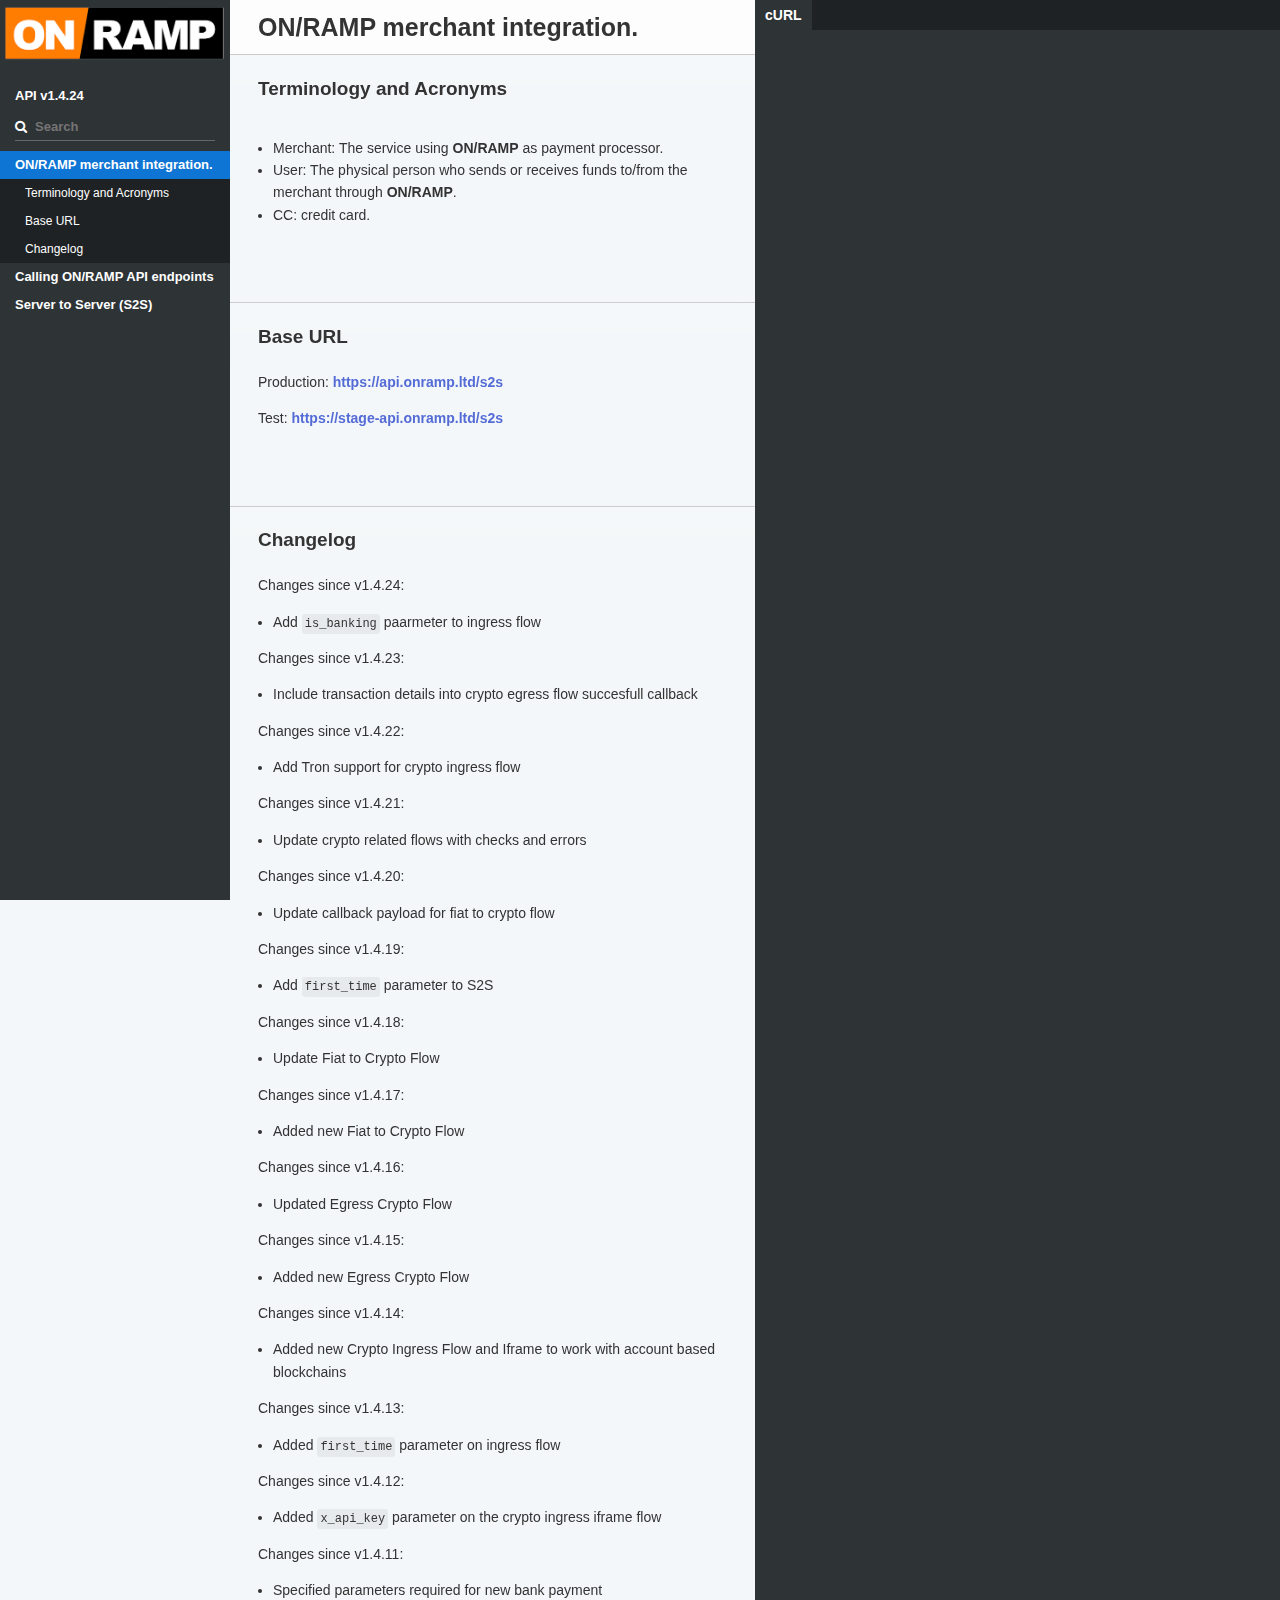
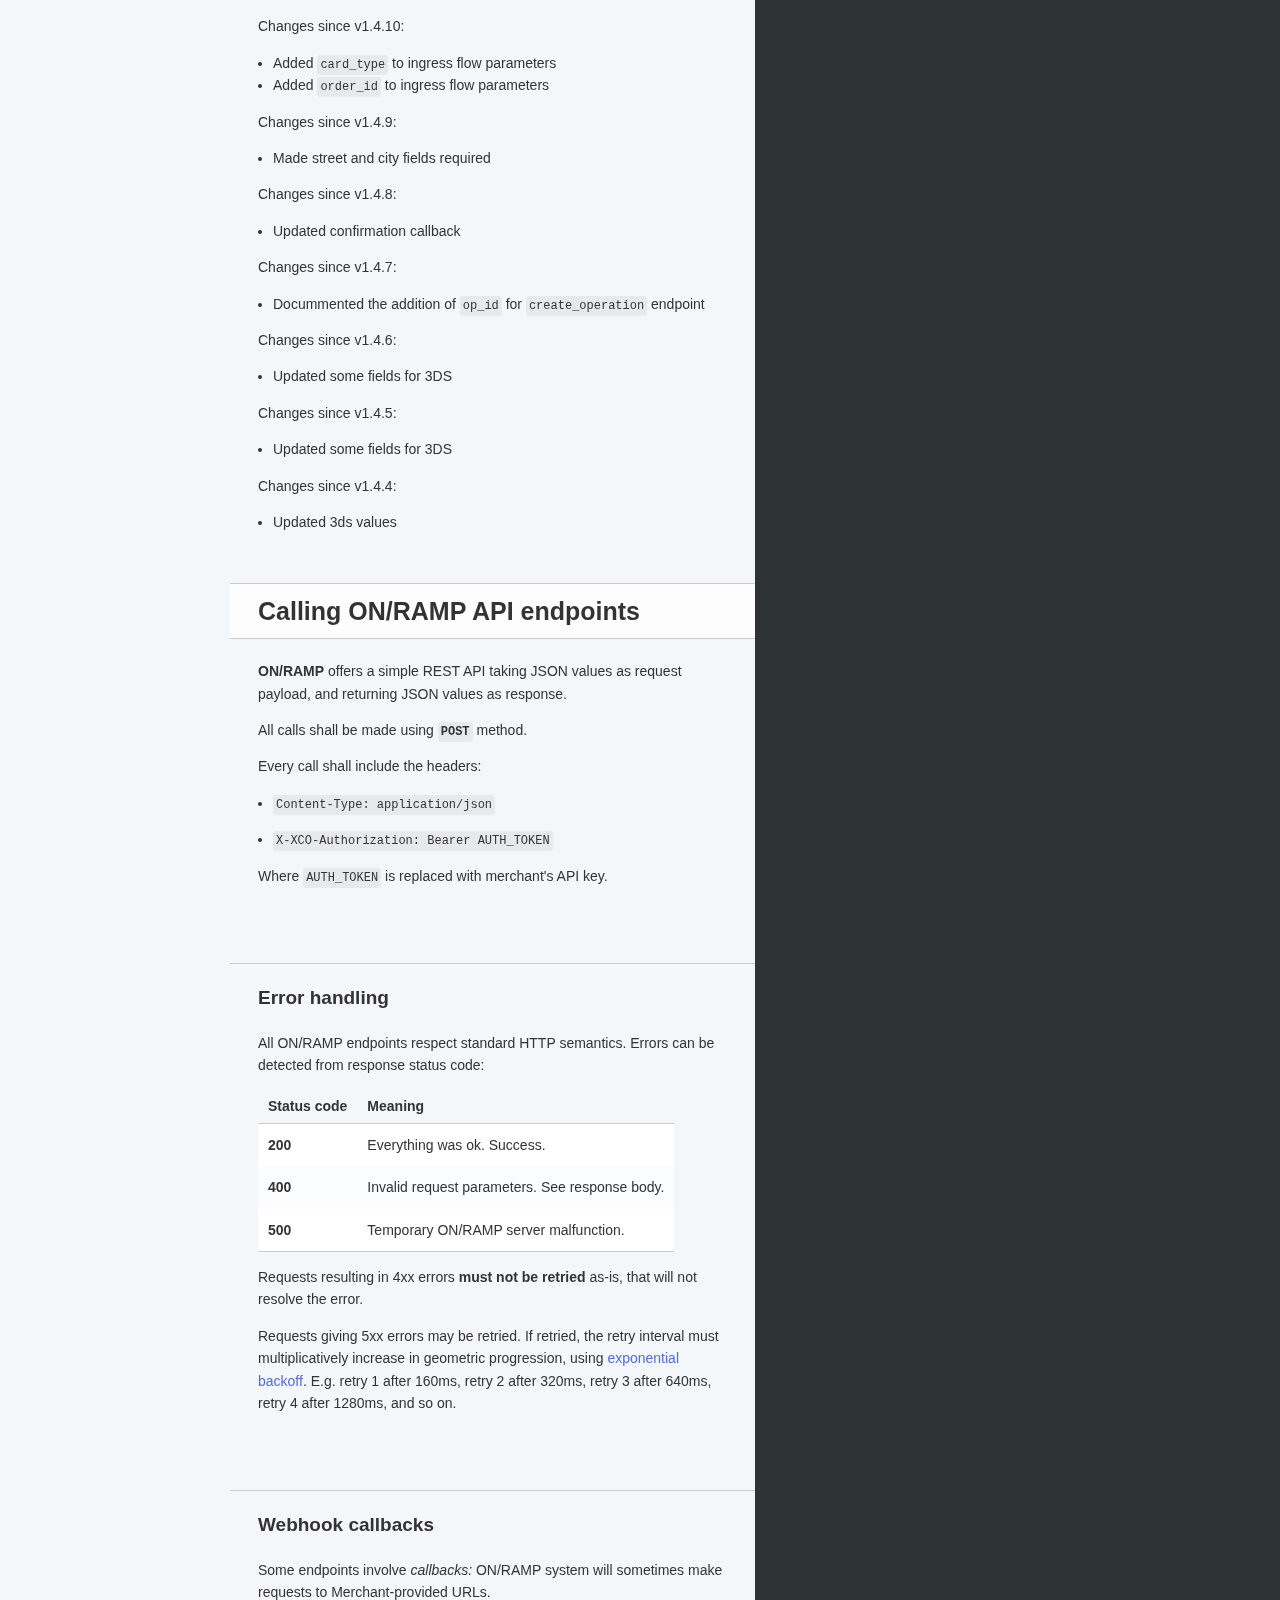
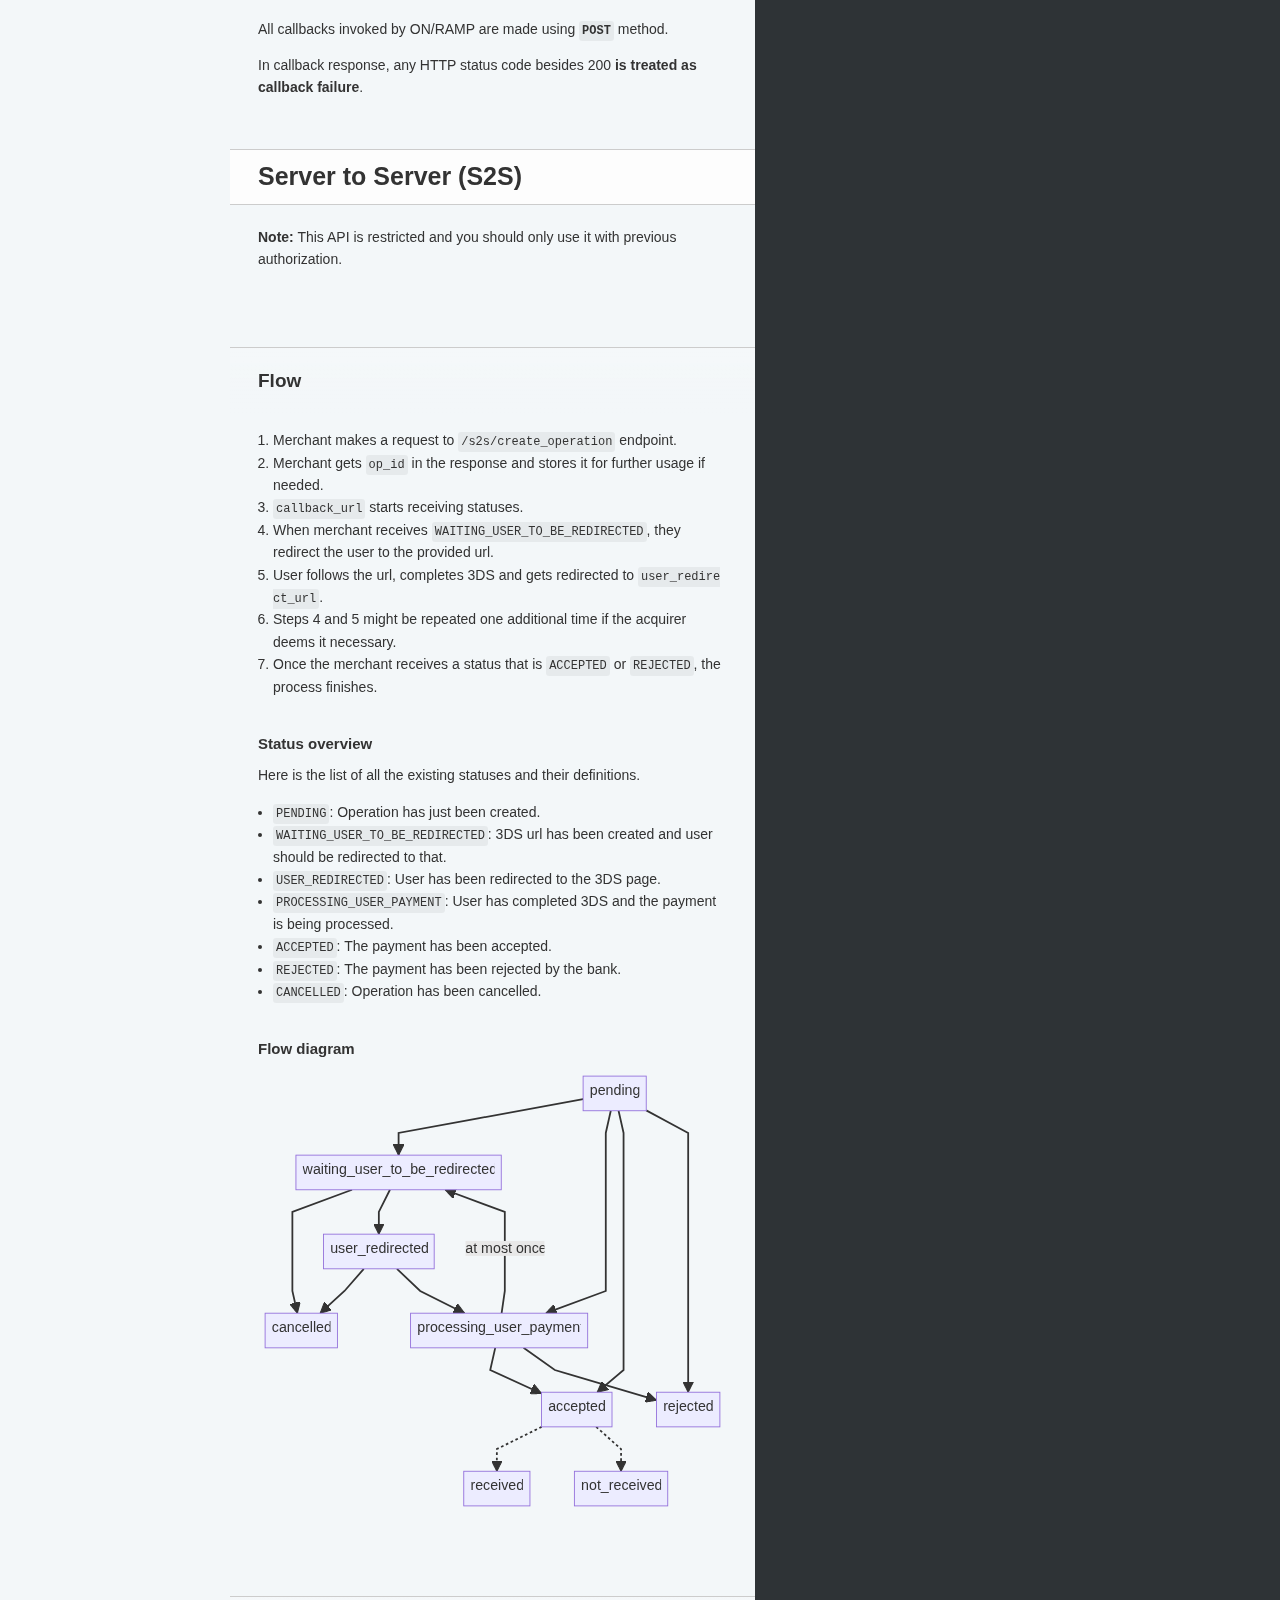
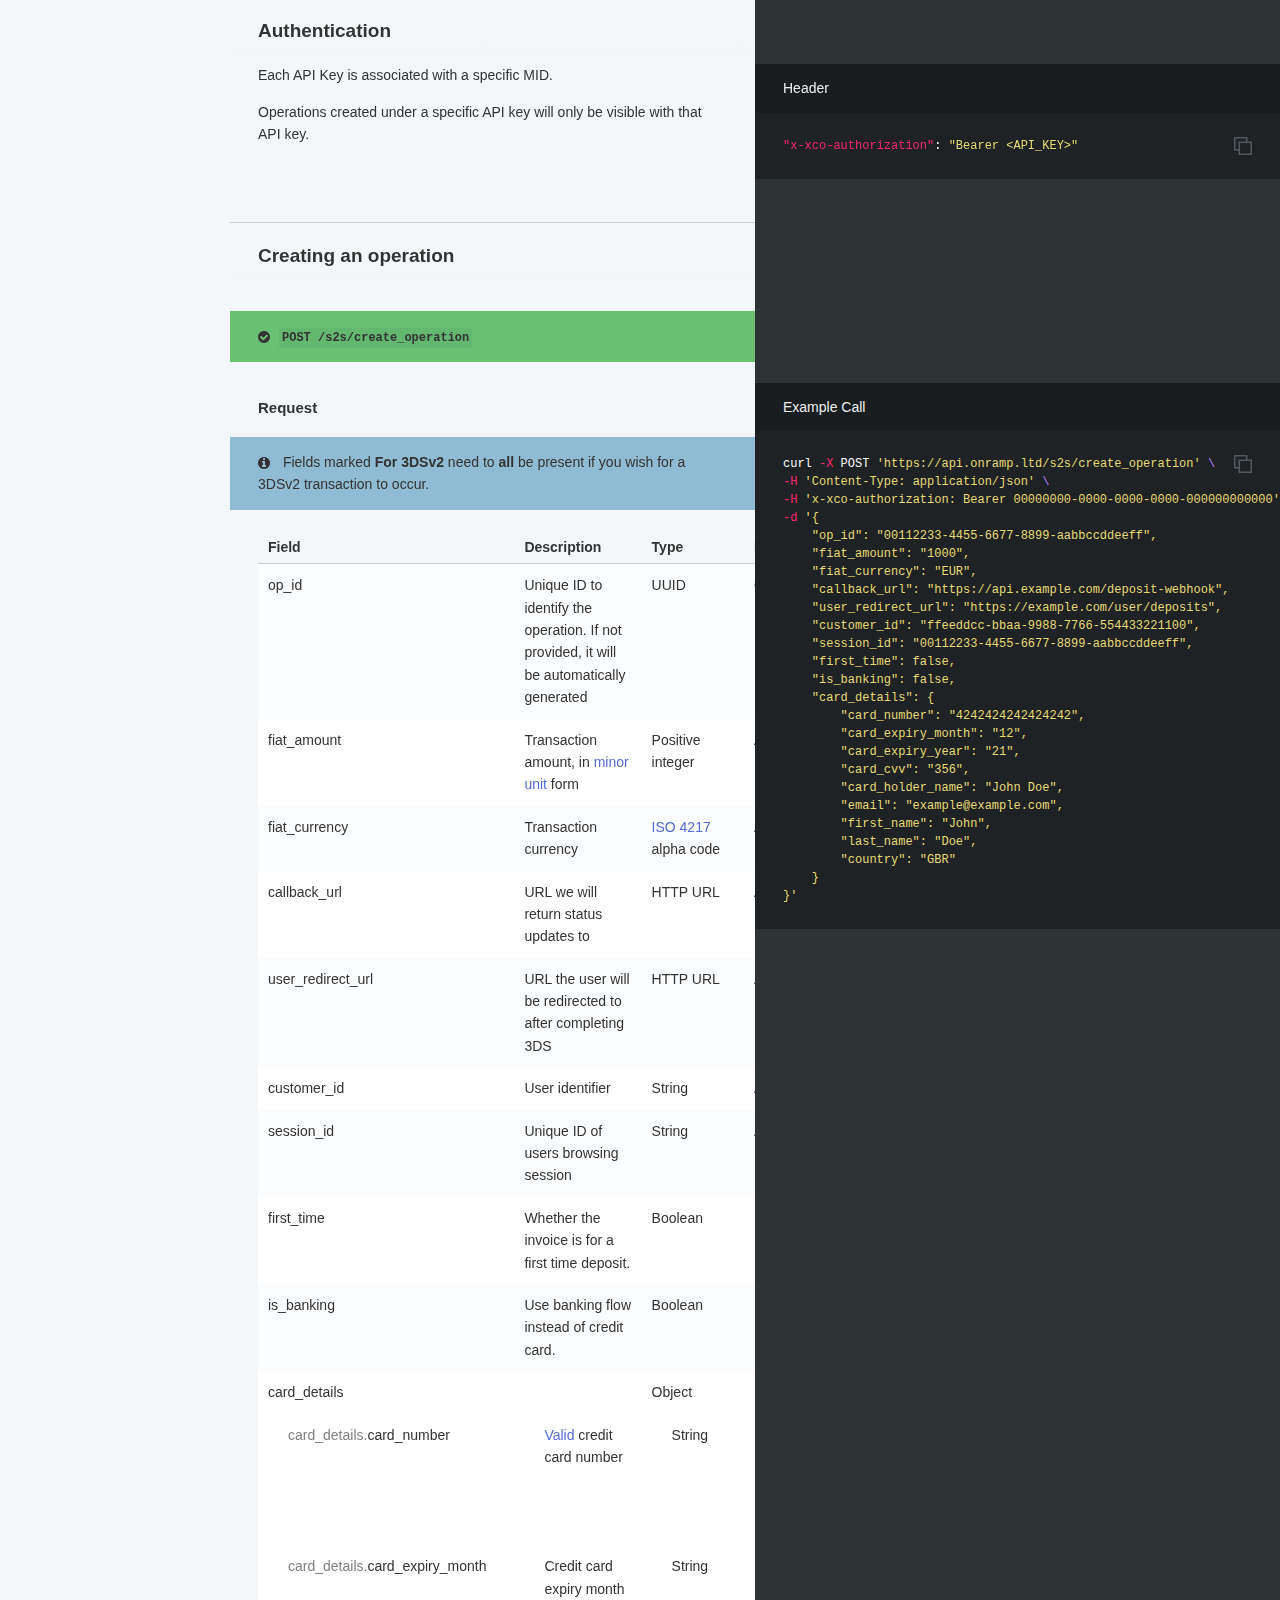
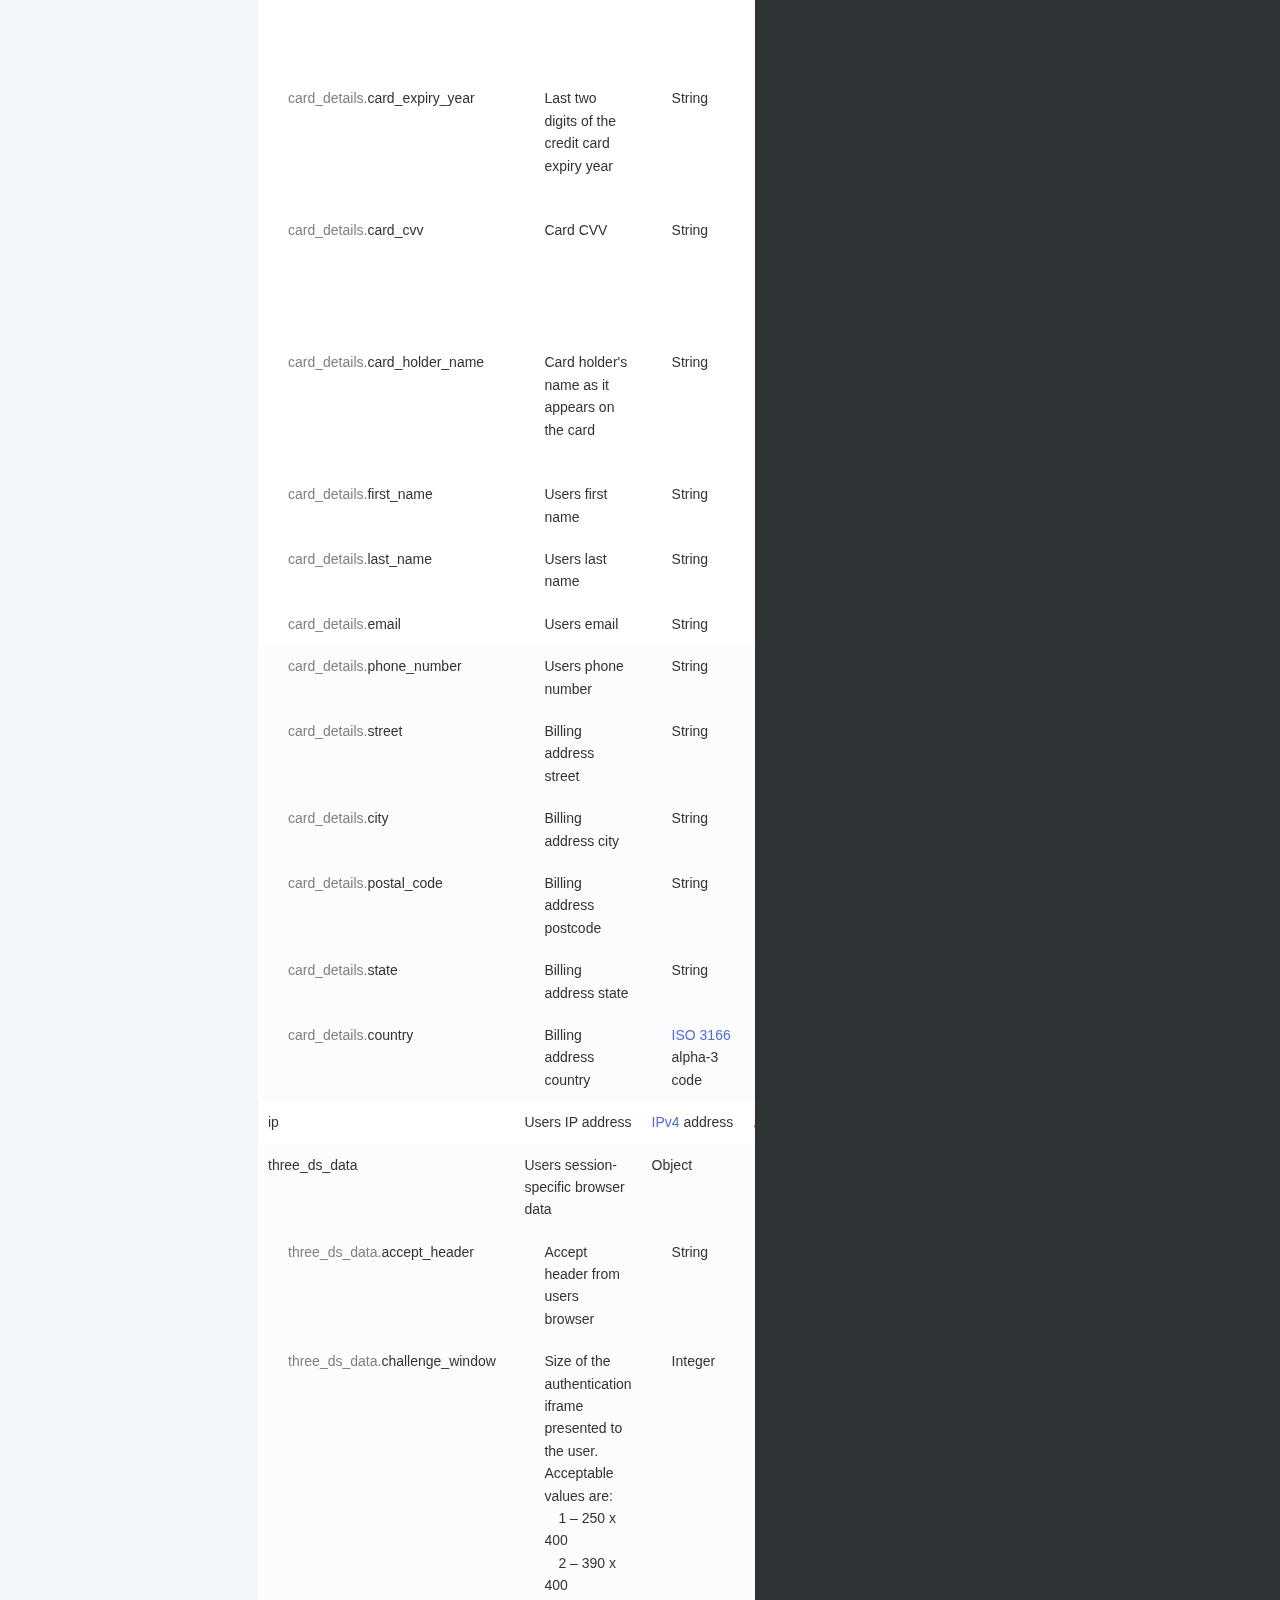
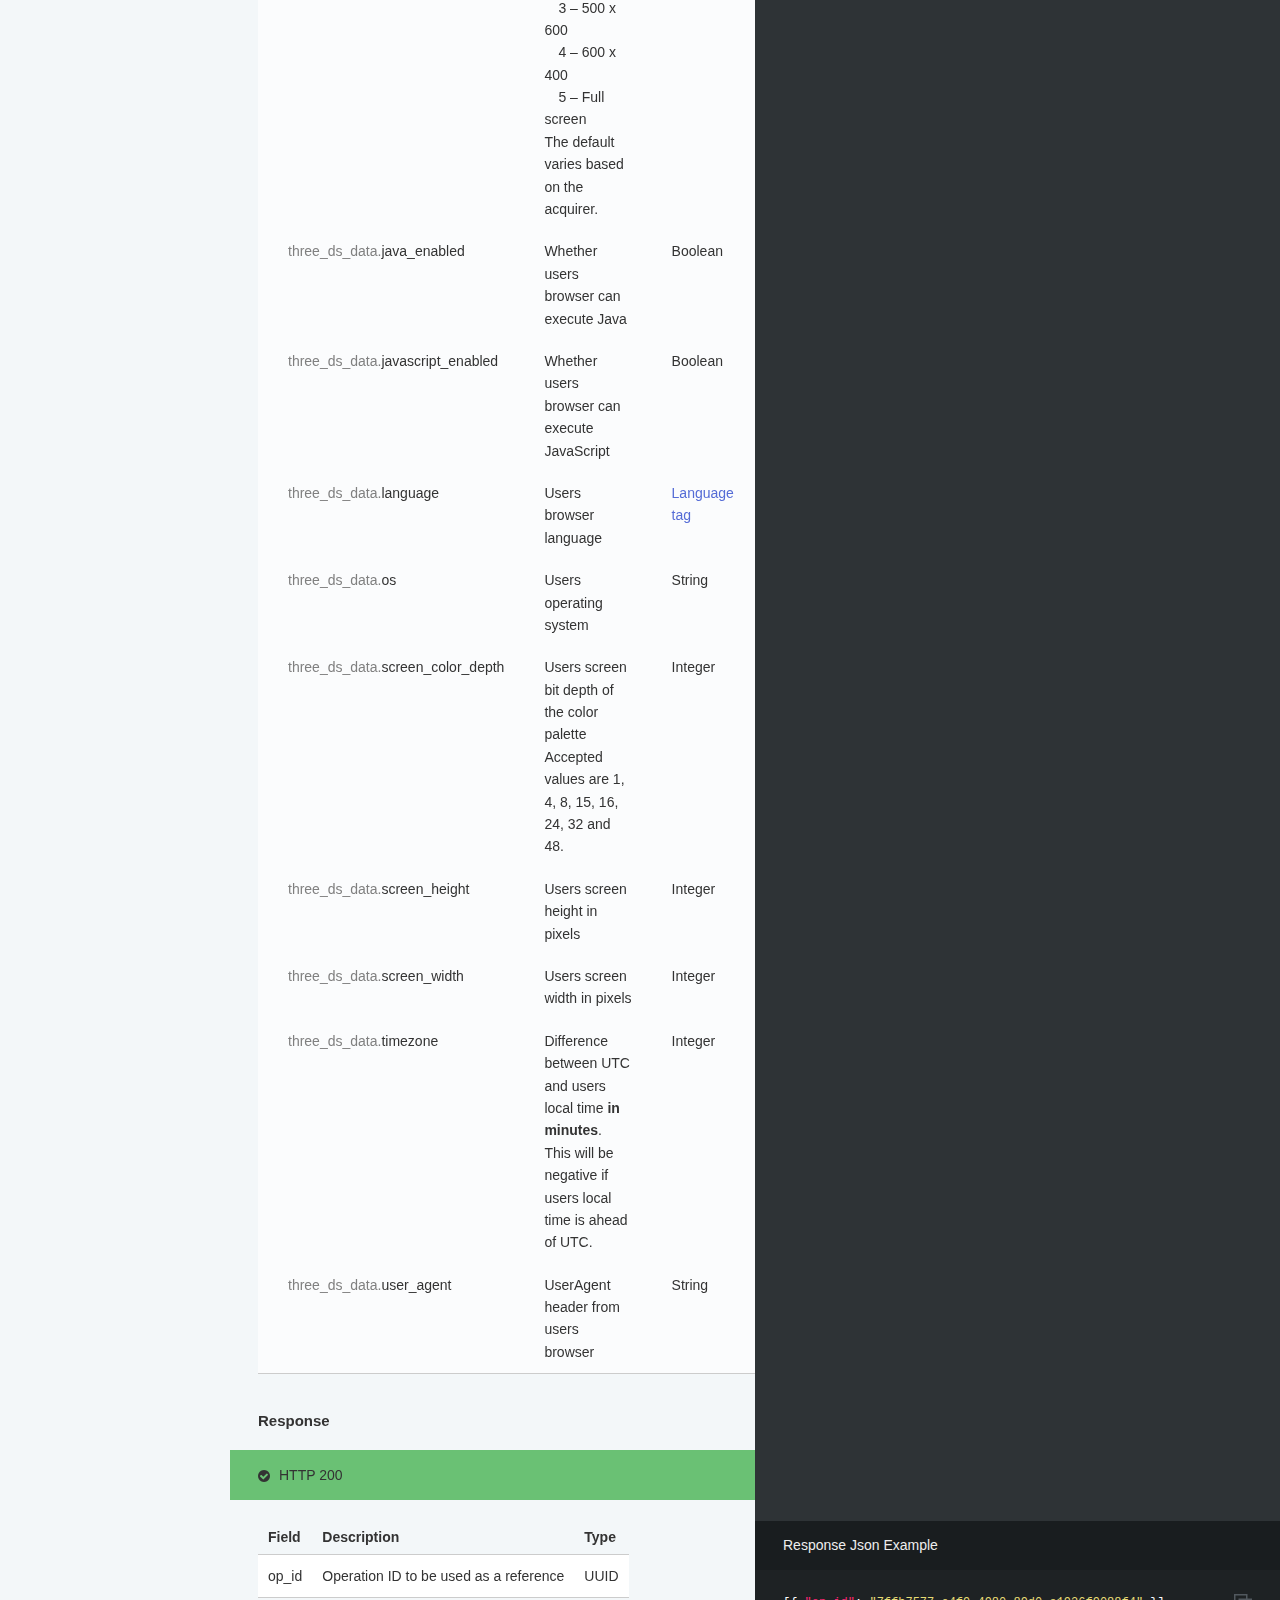
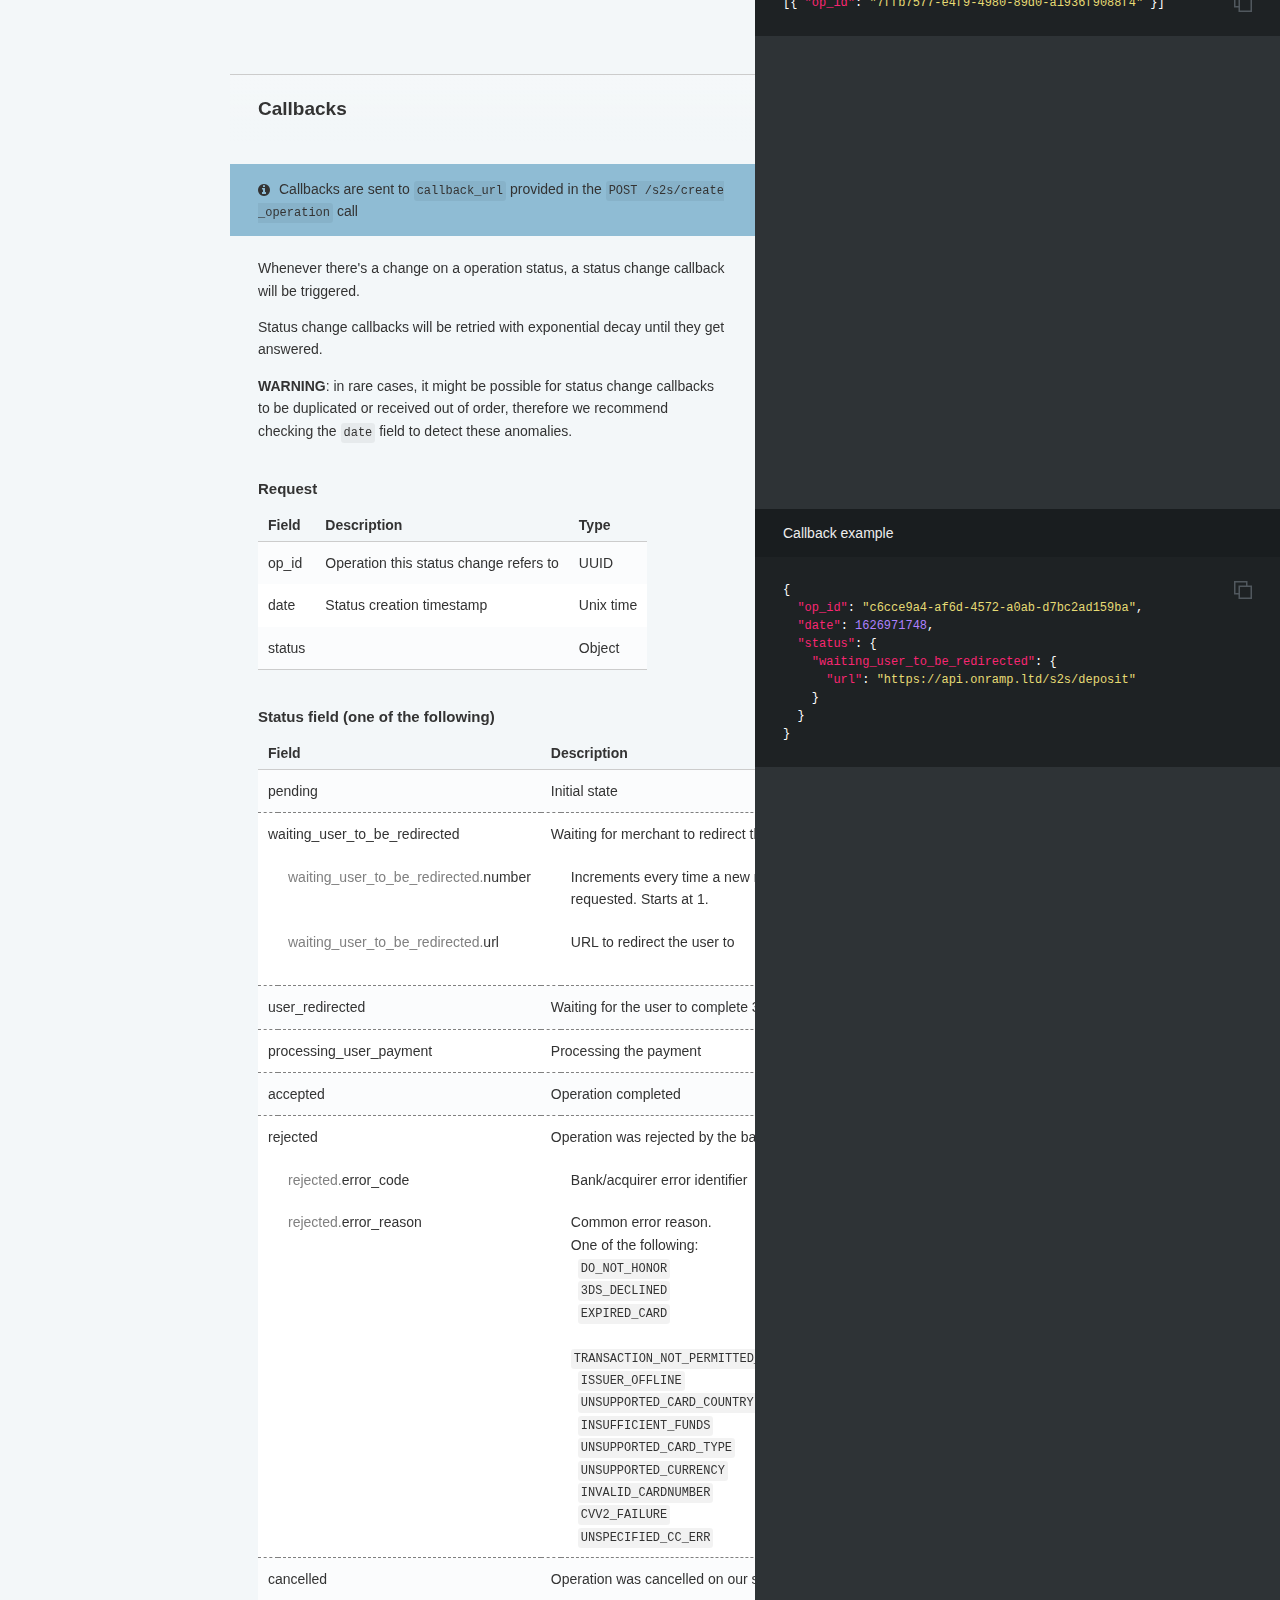
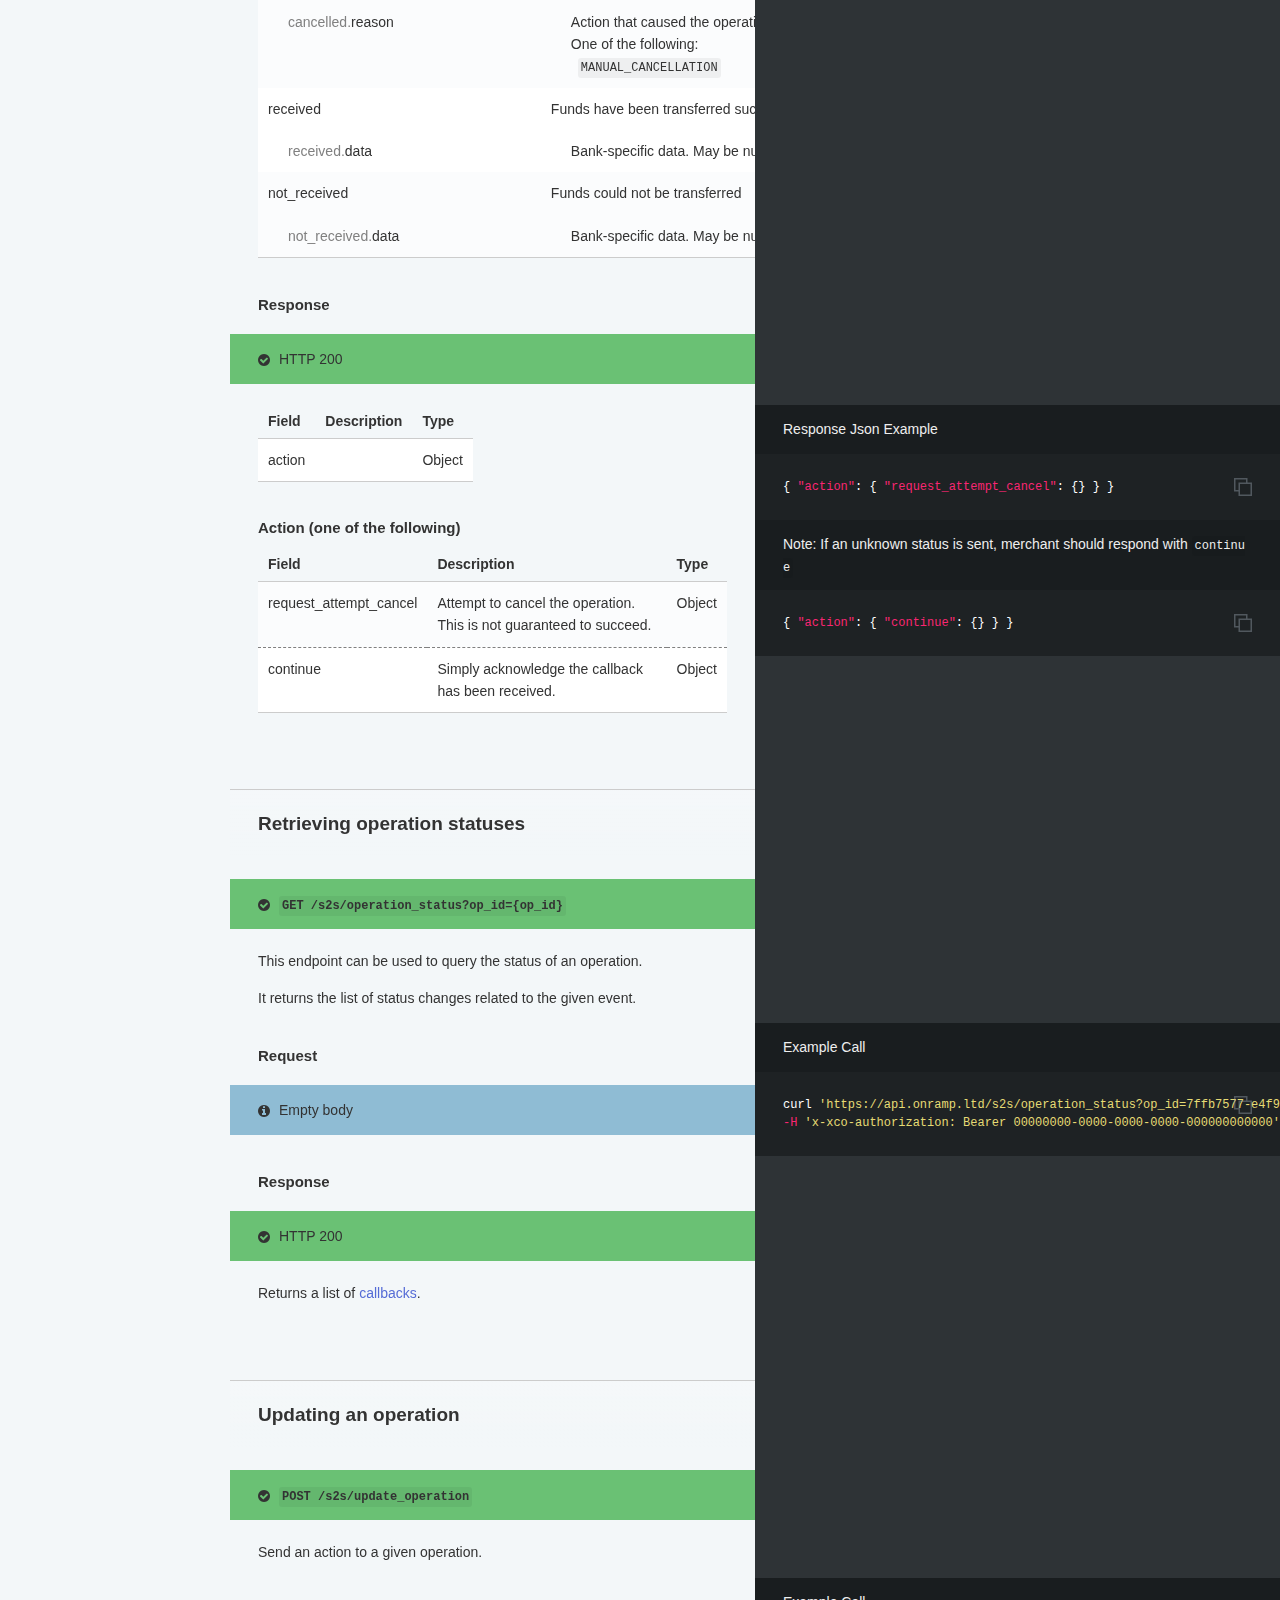
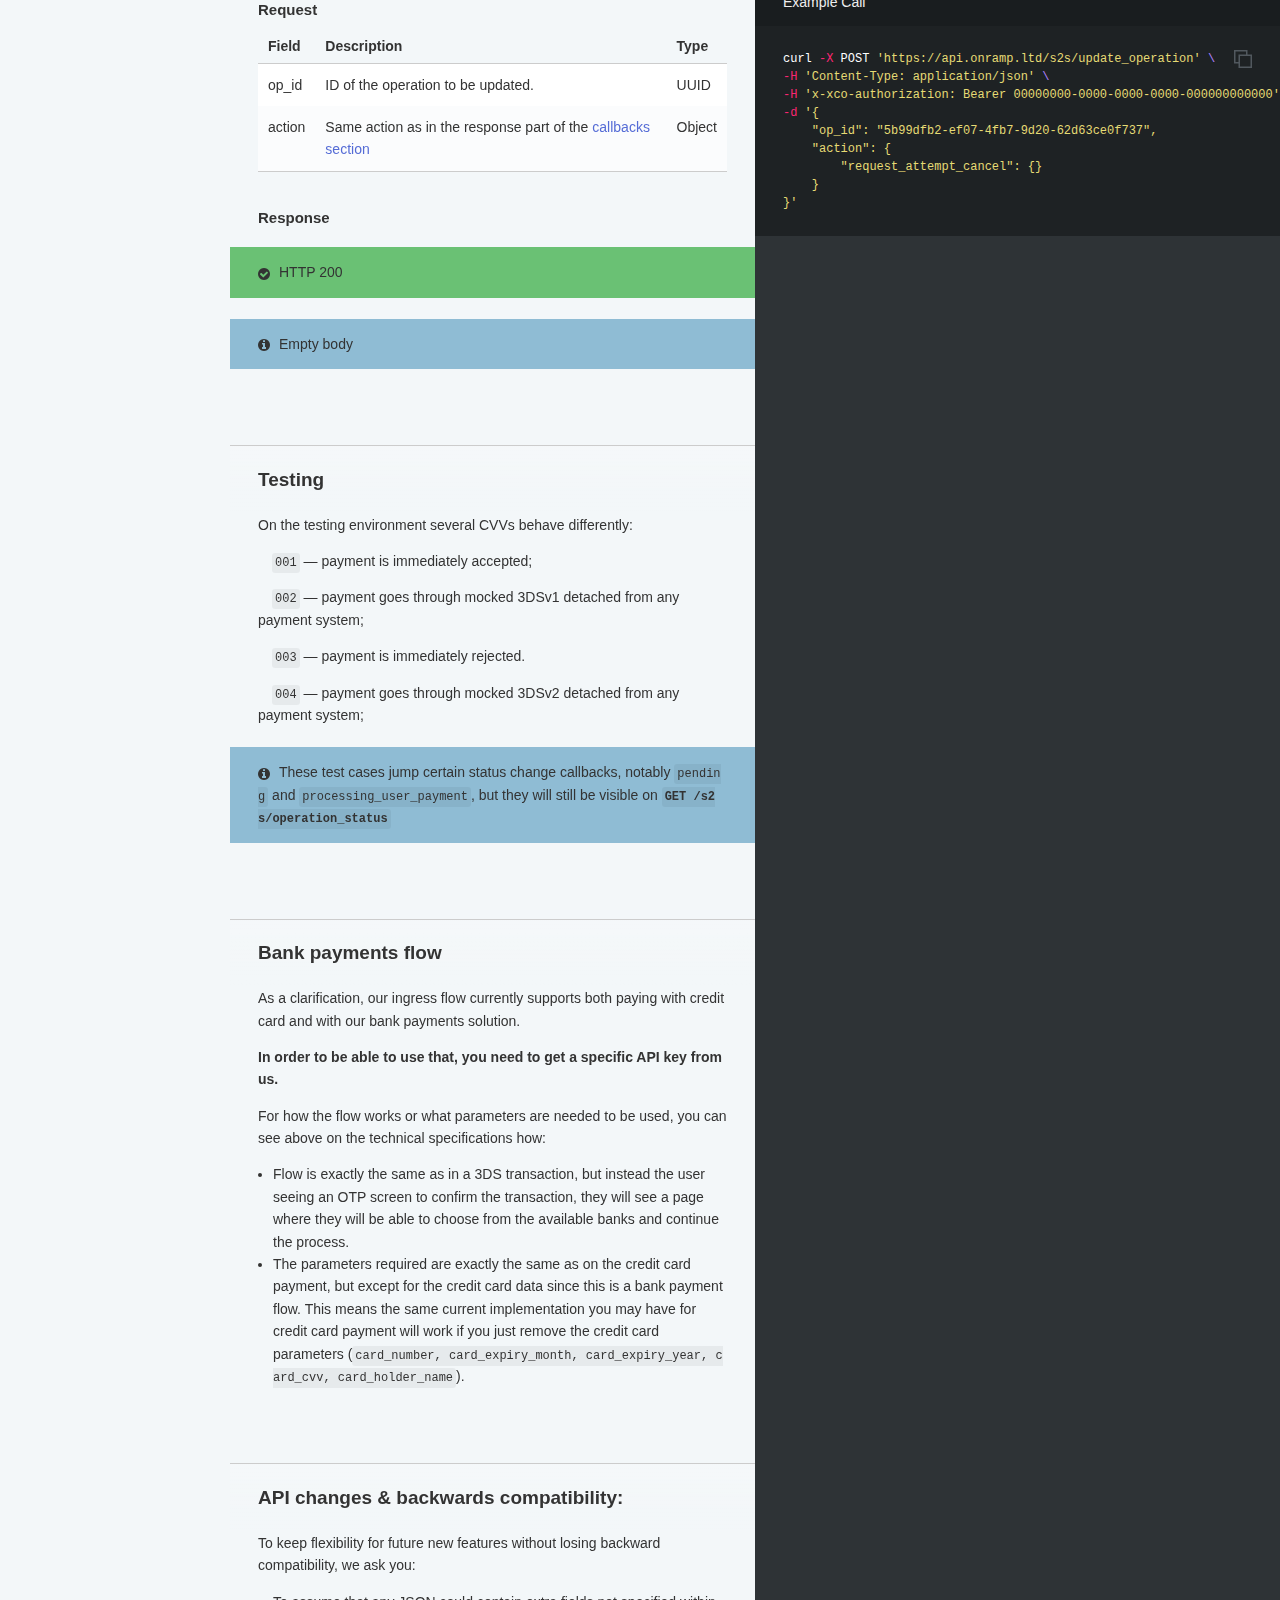
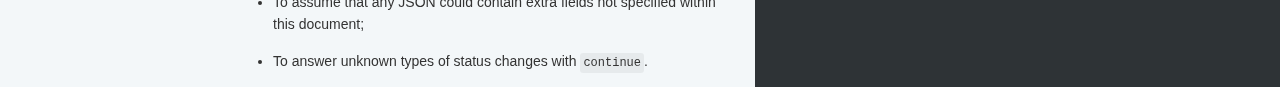
<file: server-to-server/index.html>
<!doctype html>
<html>
  <head>
    <meta charset="utf-8">
    <meta content="IE=edge,chrome=1" http-equiv="X-UA-Compatible">
    <meta name="viewport" content="width=device-width, initial-scale=1, maximum-scale=1">
    <title>ON/RAMP payment API v1.4.24</title>

    <style media="screen">
      .highlight table td { padding: 5px; }
.highlight table pre { margin: 0; }
.highlight .gh {
  color: #999999;
}
.highlight .sr {
  color: #f6aa11;
}
.highlight .go {
  color: #888888;
}
.highlight .gp {
  color: #555555;
}
.highlight .gs {
}
.highlight .gu {
  color: #aaaaaa;
}
.highlight .nb {
  color: #f6aa11;
}
.highlight .cm {
  color: #75715e;
}
.highlight .cp {
  color: #75715e;
}
.highlight .c1 {
  color: #75715e;
}
.highlight .cs {
  color: #75715e;
}
.highlight .c, .highlight .ch, .highlight .cd, .highlight .cpf {
  color: #75715e;
}
.highlight .err {
  color: #960050;
}
.highlight .gr {
  color: #960050;
}
.highlight .gt {
  color: #960050;
}
.highlight .gd {
  color: #49483e;
}
.highlight .gi {
  color: #49483e;
}
.highlight .ge {
  color: #49483e;
}
.highlight .kc {
  color: #66d9ef;
}
.highlight .kd {
  color: #66d9ef;
}
.highlight .kr {
  color: #66d9ef;
}
.highlight .no {
  color: #66d9ef;
}
.highlight .kt {
  color: #66d9ef;
}
.highlight .mf {
  color: #ae81ff;
}
.highlight .mh {
  color: #ae81ff;
}
.highlight .il {
  color: #ae81ff;
}
.highlight .mi {
  color: #ae81ff;
}
.highlight .mo {
  color: #ae81ff;
}
.highlight .m, .highlight .mb, .highlight .mx {
  color: #ae81ff;
}
.highlight .sc {
  color: #ae81ff;
}
.highlight .se {
  color: #ae81ff;
}
.highlight .ss {
  color: #ae81ff;
}
.highlight .sd {
  color: #e6db74;
}
.highlight .s2 {
  color: #e6db74;
}
.highlight .sb {
  color: #e6db74;
}
.highlight .sh {
  color: #e6db74;
}
.highlight .si {
  color: #e6db74;
}
.highlight .sx {
  color: #e6db74;
}
.highlight .s1 {
  color: #e6db74;
}
.highlight .s, .highlight .sa, .highlight .dl {
  color: #e6db74;
}
.highlight .na {
  color: #a6e22e;
}
.highlight .nc {
  color: #a6e22e;
}
.highlight .nd {
  color: #a6e22e;
}
.highlight .ne {
  color: #a6e22e;
}
.highlight .nf, .highlight .fm {
  color: #a6e22e;
}
.highlight .vc {
  color: #ffffff;
}
.highlight .nn {
  color: #ffffff;
}
.highlight .ni {
  color: #ffffff;
}
.highlight .bp {
  color: #ffffff;
}
.highlight .vg {
  color: #ffffff;
}
.highlight .vi {
  color: #ffffff;
}
.highlight .nv, .highlight .vm {
  color: #ffffff;
}
.highlight .w {
  color: #ffffff;
}
.highlight {
  color: #ffffff;
}
.highlight .n, .highlight .py, .highlight .nx {
  color: #ffffff;
}
.highlight .nl {
  color: #f92672;
}
.highlight .ow {
  color: #f92672;
}
.highlight .nt {
  color: #f92672;
}
.highlight .k, .highlight .kv {
  color: #f92672;
}
.highlight .kn {
  color: #f92672;
}
.highlight .kp {
  color: #f92672;
}
.highlight .o {
  color: #f92672;
}
    </style>
    <style media="print">
      * {
        -webkit-transition:none!important;
        transition:none!important;
      }
      .highlight table td { padding: 5px; }
.highlight table pre { margin: 0; }
.highlight, .highlight .w {
  color: #586e75;
}
.highlight .err {
  color: #002b36;
  background-color: #dc322f;
}
.highlight .c, .highlight .ch, .highlight .cd, .highlight .cm, .highlight .cpf, .highlight .c1, .highlight .cs {
  color: #657b83;
}
.highlight .cp {
  color: #b58900;
}
.highlight .nt {
  color: #b58900;
}
.highlight .o, .highlight .ow {
  color: #93a1a1;
}
.highlight .p, .highlight .pi {
  color: #93a1a1;
}
.highlight .gi {
  color: #859900;
}
.highlight .gd {
  color: #dc322f;
}
.highlight .gh {
  color: #268bd2;
  background-color: #002b36;
  font-weight: bold;
}
.highlight .k, .highlight .kn, .highlight .kp, .highlight .kr, .highlight .kv {
  color: #6c71c4;
}
.highlight .kc {
  color: #cb4b16;
}
.highlight .kt {
  color: #cb4b16;
}
.highlight .kd {
  color: #cb4b16;
}
.highlight .s, .highlight .sb, .highlight .sc, .highlight .dl, .highlight .sd, .highlight .s2, .highlight .sh, .highlight .sx, .highlight .s1 {
  color: #859900;
}
.highlight .sa {
  color: #6c71c4;
}
.highlight .sr {
  color: #2aa198;
}
.highlight .si {
  color: #d33682;
}
.highlight .se {
  color: #d33682;
}
.highlight .nn {
  color: #b58900;
}
.highlight .nc {
  color: #b58900;
}
.highlight .no {
  color: #b58900;
}
.highlight .na {
  color: #268bd2;
}
.highlight .m, .highlight .mb, .highlight .mf, .highlight .mh, .highlight .mi, .highlight .il, .highlight .mo, .highlight .mx {
  color: #859900;
}
.highlight .ss {
  color: #859900;
}
    </style>
    <link href="../stylesheets/screen-697acf91.css" rel="stylesheet" media="screen" />
    <link href="../stylesheets/print-953e3353.css" rel="stylesheet" media="print" />
      <script src="../javascripts/all-a9fde460.js"></script>

    <script>
      $(function() { setupCodeCopy(); });
    </script>
  </head>

  <body class="server-to-server server-to-server_index" data-languages="[&quot;shell&quot;]">
    <a href="#" id="nav-button">
      <span>
        NAV
        <img src="../images/navbar-cad8cdcb.png" alt="" />
      </span>
    </a>
    <div class="toc-wrapper">
      <img src="../images/logo-86952380.png" class="logo" alt="" />
        <span class="toc-link">API v1.4.24</span>
        <div class="lang-selector">
              <a href="#" data-language-name="shell">cURL</a>
        </div>
        <div class="search">
          <input type="text" class="search" id="input-search" placeholder="Search">
        </div>
        <ul class="search-results"></ul>
      <ul id="toc" class="toc-list-h1">
          <li>
            <a href="#on-ramp-merchant-integration" class="toc-h1 toc-link" data-title="ON/RAMP merchant integration.">ON/RAMP merchant integration.</a>
              <ul class="toc-list-h2">
                  <li>
                    <a href="#terminology-and-acronyms" class="toc-h2 toc-link" data-title="Terminology and Acronyms">Terminology and Acronyms</a>
                  </li>
                  <li>
                    <a href="#base-url" class="toc-h2 toc-link" data-title="Base URL">Base URL</a>
                  </li>
                  <li>
                    <a href="#changelog" class="toc-h2 toc-link" data-title="Changelog">Changelog</a>
                  </li>
              </ul>
          </li>
          <li>
            <a href="#calling-on-ramp-api-endpoints" class="toc-h1 toc-link" data-title="Calling ON/RAMP API endpoints">Calling <strong>ON/RAMP</strong> API endpoints</a>
              <ul class="toc-list-h2">
                  <li>
                    <a href="#error-handling" class="toc-h2 toc-link" data-title="Error handling">Error handling</a>
                  </li>
                  <li>
                    <a href="#webhook-callbacks" class="toc-h2 toc-link" data-title="Webhook callbacks">Webhook callbacks</a>
                  </li>
              </ul>
          </li>
          <li>
            <a href="#server-to-server-s2s" class="toc-h1 toc-link" data-title="Server to Server (S2S)">Server to Server (S2S)</a>
              <ul class="toc-list-h2">
                  <li>
                    <a href="#flow" class="toc-h2 toc-link" data-title="Flow">Flow</a>
                  </li>
                  <li>
                    <a href="#authentication" class="toc-h2 toc-link" data-title="Authentication">Authentication</a>
                  </li>
                  <li>
                    <a href="#creating-an-operation" class="toc-h2 toc-link" data-title="Creating an operation">Creating an operation</a>
                  </li>
                  <li>
                    <a href="#callbacks" class="toc-h2 toc-link" data-title="Callbacks">Callbacks</a>
                  </li>
                  <li>
                    <a href="#retrieving-operation-statuses" class="toc-h2 toc-link" data-title="Retrieving operation statuses">Retrieving operation statuses</a>
                  </li>
                  <li>
                    <a href="#updating-an-operation" class="toc-h2 toc-link" data-title="Updating an operation">Updating an operation</a>
                  </li>
                  <li>
                    <a href="#testing" class="toc-h2 toc-link" data-title="Testing">Testing</a>
                  </li>
                  <li>
                    <a href="#bank-payments-flow" class="toc-h2 toc-link" data-title="Bank payments flow">Bank payments flow</a>
                  </li>
                  <li>
                    <a href="#api-changes-amp-backwards-compatibility" class="toc-h2 toc-link" data-title="API changes &amp; backwards compatibility:">API changes &amp; backwards compatibility:</a>
                  </li>
              </ul>
          </li>
      </ul>
    </div>
    <div class="page-wrapper">
      <div class="dark-box"></div>
      <div class="content">
        <h1 id='on-ramp-merchant-integration'>ON/RAMP merchant integration.</h1><h2 id='terminology-and-acronyms'>Terminology and Acronyms</h2>
<ul>
<li>Merchant: The service using <strong>ON/RAMP</strong> as payment processor.</li>
<li>User: The physical person who sends or receives funds to/from the merchant through <strong>ON/RAMP</strong>.</li>
<li>CC: credit card.</li>
</ul>
<h2 id='base-url'>Base URL</h2>
<p>Production:
<strong><a href="https://api.onramp.ltd">https://api.onramp.ltd/s2s</a></strong></p>

<p>Test:
<strong><a href="https://stage-api.onramp.ltd">https://stage-api.onramp.ltd/s2s</a></strong></p>
<h2 id='changelog'>Changelog</h2>
<p>Changes since v1.4.24:</p>

<ul>
<li>Add <code>is_banking</code> paarmeter to ingress flow</li>
</ul>

<p>Changes since v1.4.23:</p>

<ul>
<li>Include transaction details into crypto egress flow succesfull callback</li>
</ul>

<p>Changes since v1.4.22:</p>

<ul>
<li>Add Tron support for crypto ingress flow</li>
</ul>

<p>Changes since v1.4.21:</p>

<ul>
<li>Update crypto related flows with checks and errors</li>
</ul>

<p>Changes since v1.4.20:</p>

<ul>
<li>Update callback payload for fiat to crypto flow</li>
</ul>

<p>Changes since v1.4.19:</p>

<ul>
<li>Add <code>first_time</code> parameter to S2S</li>
</ul>

<p>Changes since v1.4.18:</p>

<ul>
<li>Update Fiat to Crypto Flow</li>
</ul>

<p>Changes since v1.4.17:</p>

<ul>
<li>Added new Fiat to Crypto Flow</li>
</ul>

<p>Changes since v1.4.16:</p>

<ul>
<li>Updated Egress Crypto Flow</li>
</ul>

<p>Changes since v1.4.15:</p>

<ul>
<li>Added new Egress Crypto Flow</li>
</ul>

<p>Changes since v1.4.14:</p>

<ul>
<li>Added new Crypto Ingress Flow and Iframe to work with account based blockchains</li>
</ul>

<p>Changes since v1.4.13:</p>

<ul>
<li>Added <code>first_time</code> parameter on ingress flow</li>
</ul>

<p>Changes since v1.4.12:</p>

<ul>
<li>Added <code>x_api_key</code> parameter on the crypto ingress iframe flow</li>
</ul>

<p>Changes since v1.4.11:</p>

<ul>
<li>Specified parameters required for new bank payment</li>
</ul>

<p>Changes since v1.4.10:</p>

<ul>
<li>Added <code>card_type</code> to ingress flow parameters</li>
<li>Added <code>order_id</code> to ingress flow parameters</li>
</ul>

<p>Changes since v1.4.9:</p>

<ul>
<li>Made street and city fields required</li>
</ul>

<p>Changes since v1.4.8:</p>

<ul>
<li>Updated confirmation callback</li>
</ul>

<p>Changes since v1.4.7:</p>

<ul>
<li>Docummented the addition of <code>op_id</code> for <code>create_operation</code> endpoint</li>
</ul>

<p>Changes since v1.4.6:</p>

<ul>
<li>Updated some fields for 3DS</li>
</ul>

<p>Changes since v1.4.5:</p>

<ul>
<li>Updated some fields for 3DS</li>
</ul>

<p>Changes since v1.4.4:</p>

<ul>
<li>Updated 3ds values</li>
</ul>
<h1 id='calling-on-ramp-api-endpoints'>Calling <strong>ON/RAMP</strong> API endpoints</h1>
<p><strong>ON/RAMP</strong> offers a simple REST API taking JSON values as request payload, and returning JSON
values as response.</p>

<p>All calls shall be made using <strong><code>POST</code></strong> method.</p>

<p>Every call shall include the headers:</p>

<ul>
<li><p><code>Content-Type: application/json</code></p></li>
<li><p><code>X-XCO-Authorization: Bearer AUTH_TOKEN</code></p></li>
</ul>

<p>Where <code>AUTH_TOKEN</code> is replaced with merchant&#39;s API key.</p>
<h2 id='error-handling'>Error handling</h2>
<p>All ON/RAMP endpoints respect standard HTTP semantics. Errors can be detected from response
status code:</p>

<table><thead>
<tr>
<th>Status code</th>
<th>Meaning</th>
</tr>
</thead><tbody>
<tr>
<td><strong>200</strong></td>
<td>Everything was ok. Success.</td>
</tr>
<tr>
<td><strong>400</strong></td>
<td>Invalid request parameters. See response body.</td>
</tr>
<tr>
<td><strong>500</strong></td>
<td>Temporary ON/RAMP server malfunction.</td>
</tr>
</tbody></table>

<p>Requests resulting in 4xx errors <strong>must not be retried</strong> as-is, that will not resolve the error.</p>

<p>Requests giving 5xx errors may be retried. If retried, the retry interval must multiplicatively
increase in geometric progression, using <a href="https://en.wikipedia.org/wiki/Exponential_backoff">exponential backoff</a>. E.g. retry 1 after 160ms, retry 2
after 320ms, retry 3 after 640ms, retry 4 after 1280ms, and so on.</p>
<h2 id='webhook-callbacks'>Webhook callbacks</h2>
<p>Some endpoints involve <em>callbacks:</em> ON/RAMP system will sometimes make requests to
Merchant-provided URLs.</p>

<p>All callbacks invoked by ON/RAMP are made using <strong><code>POST</code></strong> method.</p>

<p>In callback response, any HTTP status code besides 200 <strong>is treated as callback failure</strong>.</p>
<h1 id='server-to-server-s2s'>Server to Server (S2S)</h1>
<p><strong>Note:</strong> This API is restricted and you should only use it with previous authorization.</p>
<h2 id='flow'>Flow</h2>
<ol>
<li>Merchant makes a request to <code>/s2s/create_operation</code> endpoint.</li>
<li>Merchant gets <code>op_id</code> in the response and stores it for further usage if needed.</li>
<li><code>callback_url</code> starts receiving statuses.</li>
<li>When merchant receives <code>WAITING_USER_TO_BE_REDIRECTED</code>, they redirect the user to the provided url.</li>
<li>User follows the url, completes 3DS and gets redirected to <code>user_redirect_url</code>.</li>
<li>Steps 4 and 5 might be repeated one additional time if the acquirer deems it necessary.</li>
<li>Once the merchant receives a status that is <code>ACCEPTED</code> or <code>REJECTED</code>, the process finishes.</li>
</ol>
<h3 id='status-overview'>Status overview</h3>
<p>Here is the list of all the existing statuses and their definitions.</p>

<ul>
<li><code>PENDING</code>:
Operation has just been created.</li>
<li><code>WAITING_USER_TO_BE_REDIRECTED</code>:
3DS url has been created and user should be redirected to that.</li>
<li><code>USER_REDIRECTED</code>:
User has been redirected to the 3DS page.</li>
<li><code>PROCESSING_USER_PAYMENT</code>:
User has completed 3DS and the payment is being processed.</li>
<li><code>ACCEPTED</code>:
The payment has been accepted.</li>
<li><code>REJECTED</code>:
The payment has been rejected by the bank.</li>
<li><code>CANCELLED</code>:
Operation has been cancelled.</li>
</ul>
<h3 id='flow-diagram'>Flow diagram</h3>
<p><img src="../images/s2s_flow-11e56146.svg" alt="" /></p>
<h2 id='authentication'>Authentication</h2>
<blockquote>
<p>Header</p>
</blockquote>
<div class="highlight"><pre class="highlight json tab-json"><code><span class="nl">"x-xco-authorization"</span><span class="p">:</span><span class="w"> </span><span class="s2">"Bearer &lt;API_KEY&gt;"</span><span class="w">
</span></code></pre></div>
<p>Each API Key is associated with a specific MID.</p>

<p>Operations created under a specific API key will only be visible with that API key.</p>
<h2 id='creating-an-operation'>Creating an operation</h2>
<aside class="success"><b><code>POST /s2s/create_operation</code></b></aside>

<blockquote>
<p>Example Call</p>
</blockquote>
<div class="highlight"><pre class="highlight shell tab-shell"><code>curl <span class="nt">-X</span> POST <span class="s1">'https://api.onramp.ltd/s2s/create_operation'</span> <span class="se">\</span>
<span class="nt">-H</span> <span class="s1">'Content-Type: application/json'</span> <span class="se">\</span>
<span class="nt">-H</span> <span class="s1">'x-xco-authorization: Bearer 00000000-0000-0000-0000-000000000000'</span> <span class="se">\</span>
<span class="nt">-d</span> <span class="s1">'{
    "op_id": "00112233-4455-6677-8899-aabbccddeeff",
    "fiat_amount": "1000",
    "fiat_currency": "EUR",
    "callback_url": "https://api.example.com/deposit-webhook",
    "user_redirect_url": "https://example.com/user/deposits",
    "customer_id": "ffeeddcc-bbaa-9988-7766-554433221100",
    "session_id": "00112233-4455-6677-8899-aabbccddeeff",
    "first_time": false,
    "is_banking": false,
    "card_details": {
        "card_number": "4242424242424242",
        "card_expiry_month": "12",
        "card_expiry_year": "21",
        "card_cvv": "356",
        "card_holder_name": "John Doe",
        "email": "example@example.com",
        "first_name": "John",
        "last_name": "Doe",
        "country": "GBR"
    }
}'</span>
</code></pre></div><h3 id='request'>Request</h3>
<aside class="notice">
  Fields marked <b>For 3DSv2</b> need to <b>all</b> be present if you
  wish for a 3DSv2 transaction to occur.</aside>

<table>
  <tr>
    <th colspan=2>Field</th>
    <th colspan=2>Description</th>
    <th colspan=2>Type</th>
    <th colspan=2>Required</th>
  </tr>
  <tr>
    <td colspan=2>op_id</td>
    <td colspan=2>Unique ID to identify the operation. If not provided, it will be automatically generated</td>
    <td colspan=2>UUID</td>
    <td colspan=2>Optional</td>
  </tr>
  <tr>
    <td colspan=2>fiat_amount</td>
    <td colspan=2>Transaction amount, in <a href="https://en.wikipedia.org/wiki/ISO_4217#Minor_units_of_currency">minor unit</a> form</td>
    <td colspan=2>Positive integer</td>
    <td colspan=2>Always</td>
  </tr>
  <tr>
    <td colspan=2>fiat_currency</td>
    <td colspan=2>Transaction currency</td>
    <td colspan=2><a href="https://en.wikipedia.org/wiki/ISO_4217#Active_codes">ISO 4217</a> alpha code</td>
    <td colspan=2>Always</td>
  </tr>
  <tr>
    <td colspan=2>callback_url</td>
    <td colspan=2>URL we will return status updates to</td>
    <td colspan=2>HTTP URL</td>
    <td colspan=2>Always</td>
  </tr>
  <tr>
    <td colspan=2>user_redirect_url</td>
    <td colspan=2>URL the user will be redirected to after completing 3DS</td>
    <td colspan=2>HTTP URL</td>
    <td colspan=2>Always</td>
  </tr>
  <tr>
    <td colspan=2>customer_id</td>
    <td colspan=2>User identifier</td>
    <td colspan=2>String</td>
    <td colspan=2>Always</td>
  </tr>
  <tr>
    <td colspan=2>session_id</td>
    <td colspan=2>Unique ID of users browsing session</td>
    <td colspan=2>String</td>
    <td colspan=2>Always</td>
  </tr>
  <tr>
    <td colspan=2>first_time</td>
    <td colspan=2>Whether the invoice is for a first time deposit.</td>
    <td colspan=2>Boolean</td>
    <td colspan=2>No</td>
  </tr>
  <tr>
    <td colspan=2>is_banking</td>
    <td colspan=2>Use banking flow instead of credit card.</td>
    <td colspan=2>Boolean</td>
    <td colspan=2>No</td>
  </tr>
  <tr>
    <td colspan=2>card_details</td>
    <td colspan=2></td>
    <td colspan=2>Object</td>
    <td colspan=2></td>
  </tr>
  <tr></tr>
  <tr>
    <td></td>
    <td><span style="color:gray">card_details.</span>card_number</td>
    <td></td>
    <td><a href="https://en.wikipedia.org/wiki/Payment_card_number">Valid</a> credit card number</td>
    <td></td>
    <td>String</td>
    <td></td>
    <td>Always <b>(Not needed for bank payments)</b></td>
  </tr>
  <tr></tr>
  <tr>
    <td></td>
    <td><span style="color:gray">card_details.</span>card_expiry_month</td>
    <td></td>
    <td>Credit card expiry month</td>
    <td></td>
    <td>String</td>
    <td></td>
    <td>Always <b>(Not needed for bank payments)</b></td>
  </tr>
  <tr></tr>
  <tr>
    <td></td>
    <td><span style="color:gray">card_details.</span>card_expiry_year</td>
    <td></td>
    <td>Last two digits of the credit card expiry year</td>
    <td></td>
    <td>String</td>
    <td></td>
    <td>Always <b>(Not needed for bank payments)</b></td>
  </tr>
  <tr></tr>
  <tr>
    <td></td>
    <td><span style="color:gray">card_details.</span>card_cvv</td>
    <td></td>
    <td>Card CVV</td>
    <td></td>
    <td>String</td>
    <td></td>
    <td>Always <b>(Not needed for bank payments)</b></td>
  </tr>
  <tr></tr>
  <tr>
    <td></td>
    <td><span style="color:gray">card_details.</span>card_holder_name</td>
    <td></td>
    <td>Card holder's name as it appears on the card</td>
    <td></td>
    <td>String</td>
    <td></td>
    <td>Always <b>(Not needed for bank payments)</b></td>
  </tr>
  <tr></tr>
  <tr>
    <td></td>
    <td><span style="color:gray">card_details.</span>first_name</td>
    <td></td>
    <td>Users first name</td>
    <td></td>
    <td>String</td>
    <td></td>
    <td>Always</td>
  </tr>
  <tr></tr>
  <tr>
    <td></td>
    <td><span style="color:gray">card_details.</span>last_name</td>
    <td></td>
    <td>Users last name</td>
    <td></td>
    <td>String</td>
    <td></td>
    <td>Always</td>
  </tr>
  <tr></tr>
  <tr>
    <td></td>
    <td><span style="color:gray">card_details.</span>email</td>
    <td></td>
    <td>Users email</td>
    <td></td>
    <td>String</td>
    <td></td>
    <td>Always</td>
  </tr>
  <tr>
    <td></td>
    <td><span style="color:gray">card_details.</span>phone_number</td>
    <td></td>
    <td>Users phone number</td>
    <td></td>
    <td>String</td>
    <td></td>
    <td>Optional</td>
  </tr>
  <tr></tr>
  <tr>
    <td></td>
    <td><span style="color:gray">card_details.</span>street</td>
    <td></td>
    <td>Billing address street</td>
    <td></td>
    <td>String</td>
    <td></td>
    <td>Always</td>
  </tr>
  <tr></tr>
  <tr>
    <td></td>
    <td><span style="color:gray">card_details.</span>city</td>
    <td></td>
    <td>Billing address city</td>
    <td></td>
    <td>String</td>
    <td></td>
    <td>Always</td>
  </tr>
  <tr></tr>
  <tr>
    <td></td>
    <td><span style="color:gray">card_details.</span>postal_code</td>
    <td></td>
    <td>Billing address postcode</td>
    <td></td>
    <td>String</td>
    <td></td>
    <td>Always</td>
  </tr>
  <tr></tr>
  <tr>
    <td></td>
    <td><span style="color:gray">card_details.</span>state</td>
    <td></td>
    <td>Billing address state</td>
    <td></td>
    <td>String</td>
    <td></td>
    <td>Always</td>
  </tr>
  <tr></tr>
  <tr>
    <td></td>
    <td><span style="color:gray">card_details.</span>country</td>
    <td></td>
    <td>Billing address country</td>
    <td></td>
    <td><a href="https://en.wikipedia.org/wiki/ISO_3166-1_alpha-3">ISO 3166</a> alpha-3 code</td>
    <td></td>
    <td>Always</td>
  </tr>
  <tr>
    <td colspan=2>ip</td>
    <td colspan=2>Users IP address</td>
    <td colspan=2><a href="https://en.wikipedia.org/wiki/IP_address#IPv4_addresses">IPv4</a> address</td>
    <td colspan=2>Always</td>
  </tr>
  <tr>
    <td colspan=2>three_ds_data</td>
    <td colspan=2>Users session-specific browser data</td>
    <td colspan=2>Object
    <td colspan=2>For 3DSv2</td>
  </tr>
  <tr></tr>
  <tr>
    <td></td>
    <td><span style="color:gray">three_ds_data.</span>accept_header</td>
    <td></td>
    <td>Accept header from users browser</td>
    <td></td>
    <td>String</td>
    <td></td>
    <td>For 3DSv2</td>
  </tr>
  <tr></tr>
  <tr>
    <td></td>
    <td><span style="color:gray">three_ds_data.</span>challenge_window</td>
    <td></td>
    <td>Size of the authentication iframe presented to the user.
        <br>Acceptable values are:
        <br>&emsp;1 – 250 x 400
        <br>&emsp;2 – 390 x 400
        <br>&emsp;3 – 500 x 600
        <br>&emsp;4 – 600 x 400
        <br>&emsp;5 – Full screen
        <br>The default varies based on the acquirer.
    </td>
    <td></td>
    <td>Integer</td>
    <td></td>
    <td>For 3DSv2</td>
  </tr>
  <tr></tr>
  <tr>
    <td></td>
    <td><span style="color:gray">three_ds_data.</span>java_enabled</td>
    <td></td>
    <td>Whether users browser can execute Java</td>
    <td></td>
    <td>Boolean</td>
    <td></td>
    <td>For 3DSv2</td>
  </tr>
  <tr></tr>
  <tr>
    <td></td>
    <td><span style="color:gray">three_ds_data.</span>javascript_enabled</td>
    <td></td>
    <td>Whether users browser can execute JavaScript</td>
    <td></td>
    <td>Boolean</td>
    <td></td>
    <td>For 3DSv2</td>
  </tr>
  <tr></tr>
  <tr>
    <td></td>
    <td><span style="color:gray">three_ds_data.</span>language</td>
    <td></td>
    <td>Users browser language</td>
    <td></td>
    <td><a href="https://en.wikipedia.org/wiki/IETF_language_tag">Language tag</a></td>
    <td></td>
    <td>For 3DSv2</td>
  </tr>
  <tr></tr>
  <tr>
    <td></td>
    <td><span style="color:gray">three_ds_data.</span>os</td>
    <td></td>
    <td>Users operating system</td>
    <td></td>
    <td>String</td>
    <td></td>
    <td>For 3DSv2</td>
  </tr>
  <tr></tr>
  <tr>
    <td></td>
    <td><span style="color:gray">three_ds_data.</span>screen_color_depth</td>
    <td></td>
    <td>Users screen bit depth of the color palette
        <br>Accepted values are 1, 4, 8, 15, 16, 24, 32 and 48.
    </td>
    <td></td>
    <td>Integer</td>
    <td></td>
    <td>For 3DSv2</td>
  </tr>
  <tr></tr>
  <tr>
    <td></td>
    <td><span style="color:gray">three_ds_data.</span>screen_height</td>
    <td></td>
    <td>Users screen height in pixels</td>
    <td></td>
    <td>Integer</td>
    <td></td>
    <td>For 3DSv2</td>
  </tr>
  <tr></tr>
  <tr>
    <td></td>
    <td><span style="color:gray">three_ds_data.</span>screen_width</td>
    <td></td>
    <td>Users screen width in pixels</td>
    <td></td>
    <td>Integer</td>
    <td></td>
    <td>For 3DSv2</td>
  </tr>
  <tr></tr>
  <tr>
    <td></td>
    <td><span style="color:gray">three_ds_data.</span>timezone</td>
    <td></td>
    <td>Difference between UTC and users local time <b>in minutes</b>.
        <br>This will be negative if users local time is ahead of UTC.</td>
    <td></td>
    <td>Integer</td>
    <td></td>
    <td>For 3DSv2</td>
  </tr>
  <tr></tr>
  <tr>
    <td></td>
    <td><span style="color:gray">three_ds_data.</span>user_agent</td>
    <td></td>
    <td>UserAgent header from users browser</td>
    <td></td>
    <td>String</td>
    <td></td>
    <td>For 3DSv2</td>
  </tr>
</table>
<h3 id='response'>Response</h3>
<aside class="success">HTTP 200</aside>

<blockquote>
<p>Response Json Example</p>
</blockquote>
<div class="highlight"><pre class="highlight json tab-json"><code><span class="p">[{</span><span class="w"> </span><span class="nl">"op_id"</span><span class="p">:</span><span class="w"> </span><span class="s2">"7ffb7577-e4f9-4980-89d0-a1936f9088f4"</span><span class="w"> </span><span class="p">}]</span><span class="w">
</span></code></pre></div>
<table><thead>
<tr>
<th>Field</th>
<th>Description</th>
<th>Type</th>
</tr>
</thead><tbody>
<tr>
<td>op_id</td>
<td>Operation ID to be used as a reference</td>
<td>UUID</td>
</tr>
</tbody></table>
<h2 id='callbacks'>Callbacks</h2>
<aside class="notice">Callbacks are sent to <code>callback_url</code> provided in the <code>POST /s2s/create_operation</code> call</aside>

<p>Whenever there&#39;s a change on a operation status, a status change callback will be triggered.</p>

<p>Status change callbacks will be retried with exponential decay until they get answered.</p>

<p><strong>WARNING</strong>: in rare cases, it might be possible for status change callbacks to be duplicated or received
out of order, therefore we recommend checking the <code>date</code> field to detect these anomalies.</p>
<h3 id='request-2'>Request</h3>
<blockquote>
<p>Callback example</p>
</blockquote>
<div class="highlight"><pre class="highlight json tab-json"><code><span class="p">{</span><span class="w">
  </span><span class="nl">"op_id"</span><span class="p">:</span><span class="w"> </span><span class="s2">"c6cce9a4-af6d-4572-a0ab-d7bc2ad159ba"</span><span class="p">,</span><span class="w">
  </span><span class="nl">"date"</span><span class="p">:</span><span class="w"> </span><span class="mi">1626971748</span><span class="p">,</span><span class="w">
  </span><span class="nl">"status"</span><span class="p">:</span><span class="w"> </span><span class="p">{</span><span class="w">
    </span><span class="nl">"waiting_user_to_be_redirected"</span><span class="p">:</span><span class="w"> </span><span class="p">{</span><span class="w">
      </span><span class="nl">"url"</span><span class="p">:</span><span class="w"> </span><span class="s2">"https://api.onramp.ltd/s2s/deposit"</span><span class="w">
    </span><span class="p">}</span><span class="w">
  </span><span class="p">}</span><span class="w">
</span><span class="p">}</span><span class="w">
</span></code></pre></div>
<table>
  <tr>
    <th>Field</th>
    <th>Description</th>
    <th>Type</th>
  </tr>
  <tr>
    <td>op_id</td>
    <td>Operation this status change refers to</td>
    <td>UUID</td>
  </tr>
  <tr>
    <td>date</td>
    <td>Status creation timestamp</td>
    <td>Unix time</td>
  </tr>
  <tr>
    <td>status</td>
    <td></td>
    <td>Object</td>
  </tr>
</table>
<h3 id='status-field-one-of-the-following'>Status field (one of the following)</h3>
<table>
  <tr>
    <th colspan=2>Field</th>
    <th colspan=2>Description</th>
    <th colspan=2>Type</th>
  </tr>
  <tr style="border-bottom:0.5px dashed gray">
    <td colspan=2>pending</td>
    <td colspan=2>Initial state</td>
    <td colspan=2>Object</td>
  </tr>
  </tr>
  <tr>
    <td colspan=2>waiting_user_to_be_redirected</td>
    <td colspan=2>Waiting for merchant to redirect the user</td>
    <td colspan=2>Object</td>
  </tr>
  <tr></tr>
  <tr>
    <td></td>
    <td><span style="color:gray">waiting_user_to_be_redirected.</span>number</td>
    <td></td>
    <td>Increments every time a new redirection is requested. Starts at 1.</td>
    <td></td>
    <td>HTTP URL</td>
  </tr>
  <tr></tr>
  <tr style="border-bottom:0.5px dashed gray">
    <td></td>
    <td><span style="color:gray">waiting_user_to_be_redirected.</span>url</td>
    <td></td>
    <td>URL to redirect the user to</td>
    <td></td>
    <td>HTTP URL</td>
  </tr>
  <tr style="border-bottom:0.5px dashed gray">
    <td colspan=2>user_redirected</td>
    <td colspan=2>Waiting for the user to complete 3DS</td>
    <td colspan=2>Object</td>
  </tr>
  <tr style="border-bottom:0.5px dashed gray">
    <td colspan=2>processing_user_payment</td>
    <td colspan=2>Processing the payment</td>
    <td colspan=2>Object</td>
  </tr>
  <tr style="border-bottom:0.5px dashed gray">
    <td colspan=2>accepted</td>
    <td colspan=2>Operation completed</td>
    <td colspan=2>Object</td>
  </tr>
  <tr>
    <td colspan=2>rejected</td>
    <td colspan=2>Operation was rejected by the bank/acquirer</td>
    <td colspan=2>Object</td>
  </tr>
  <tr></tr>
  <tr>
    <td></td>
    <td><span style="color:gray">rejected.</span>error_code</td>
    <td></td>
    <td>Bank/acquirer error identifier</td>
    <td></td>
    <td>String</td>
  </tr>
  <tr></tr>
  <tr style="border-bottom:0.5px dashed gray">
    <td></td>
    <td><span style="color:gray">rejected.</span>error_reason</td>
    <td></td>
    <td>Common error reason.
        <br>One of the following:
          <br>&ensp;<code>DO_NOT_HONOR</code>
          <br>&ensp;<code>3DS_DECLINED</code>
          <br>&ensp;<code>EXPIRED_CARD</code>
          <br>&ensp;<code>TRANSACTION_NOT_PERMITTED_TO_CARDHOLDER</code>
          <br>&ensp;<code>ISSUER_OFFLINE</code>
          <br>&ensp;<code>UNSUPPORTED_CARD_COUNTRY</code>
          <br>&ensp;<code>INSUFFICIENT_FUNDS</code>
          <br>&ensp;<code>UNSUPPORTED_CARD_TYPE</code>
          <br>&ensp;<code>UNSUPPORTED_CURRENCY</code>
          <br>&ensp;<code>INVALID_CARDNUMBER</code>
          <br>&ensp;<code>CVV2_FAILURE</code>
          <br>&ensp;<code>UNSPECIFIED_CC_ERR</code>
    </td>
    <td></td>
    <td>String</td>
  <tr>
    <td colspan=2>cancelled</td>
    <td colspan=2>Operation was cancelled on our side</td>
    <td colspan=2>Object</td>
  </tr>
  <tr></tr>
  <tr>
    <td></td>
    <td><span style="color:gray">cancelled.</span>reason</td>
    <td></td>
    <td>Action that caused the operation cancellation.
        <br>One of the following:
          <br>&ensp;<code>MANUAL_CANCELLATION</code>
    </td>
    <td></td>
    <td>String</td>
  </tr>
  <tr>
    <td colspan=2>received</td>
    <td colspan=2>Funds have been transferred successfully</td>
    <td colspan=2>Object</td>
  </tr>
  <tr></tr>
  <tr>
    <td></td>
    <td><span style="color:gray">received.</span>data</td>
    <td></td>
    <td>Bank-specific data. May be null.</td>
    <td></td>
    <td>Object</td>
  </tr>
  <tr>
    <td colspan=2>not_received</td>
    <td colspan=2>Funds could not be transferred</td>
    <td colspan=2>Object</td>
  </tr>
  <tr></tr>
  <tr>
    <td></td>
    <td><span style="color:gray">not_received.</span>data</td>
    <td></td>
    <td>Bank-specific data. May be null.</td>
    <td></td>
    <td>Object</td>
  </tr>

</table>
<h3 id='response-2'>Response</h3>
<aside class="success">HTTP 200</aside>

<blockquote>
<p>Response Json Example</p>
</blockquote>
<div class="highlight"><pre class="highlight json tab-json"><code><span class="p">{</span><span class="w"> </span><span class="nl">"action"</span><span class="p">:</span><span class="w"> </span><span class="p">{</span><span class="w"> </span><span class="nl">"request_attempt_cancel"</span><span class="p">:</span><span class="w"> </span><span class="p">{}</span><span class="w"> </span><span class="p">}</span><span class="w"> </span><span class="p">}</span><span class="w">
</span></code></pre></div>
<blockquote>
<p>Note: If an unknown status is sent, merchant should respond with <code>continue</code></p>
</blockquote>
<div class="highlight"><pre class="highlight json tab-json"><code><span class="p">{</span><span class="w"> </span><span class="nl">"action"</span><span class="p">:</span><span class="w"> </span><span class="p">{</span><span class="w"> </span><span class="nl">"continue"</span><span class="p">:</span><span class="w"> </span><span class="p">{}</span><span class="w"> </span><span class="p">}</span><span class="w"> </span><span class="p">}</span><span class="w">
</span></code></pre></div>
<table><thead>
<tr>
<th>Field</th>
<th>Description</th>
<th>Type</th>
</tr>
</thead><tbody>
<tr>
<td>action</td>
<td></td>
<td>Object</td>
</tr>
</tbody></table>
<h3 id='action-one-of-the-following'>Action (one of the following)</h3>
<table>
  <tr>
    <th>Field</th>
    <th>Description</th>
    <th>Type</th>
  </tr>
  <tr style="border-bottom:0.5px dashed gray">
    <td>request_attempt_cancel</td>
    <td>Attempt to cancel the operation.
        This is not guaranteed to succeed.</td>
    <td>Object</td>
  </tr>
  <tr>
    <td>continue</td>
    <td>Simply acknowledge the callback has been received.</td>
    <td>Object</td>
  </tr>
</table>
<h2 id='retrieving-operation-statuses'>Retrieving operation statuses</h2>
<aside class="success"><b><code>GET /s2s/operation_status?op_id={op_id}</code></b></aside>

<p>This endpoint can be used to query the status of an operation.</p>

<p>It returns the list of status changes related to the given event.</p>

<blockquote>
<p>Example Call</p>
</blockquote>
<div class="highlight"><pre class="highlight shell tab-shell"><code>curl <span class="s1">'https://api.onramp.ltd/s2s/operation_status?op_id=7ffb7577-e4f9-4980-89d0-a1936f9088f4'</span> <span class="se">\</span>
<span class="nt">-H</span> <span class="s1">'x-xco-authorization: Bearer 00000000-0000-0000-0000-000000000000'</span>
</code></pre></div><h3 id='request-3'>Request</h3>
<aside class="notice">Empty body</aside>
<h3 id='response-3'>Response</h3>
<aside class="success">HTTP 200</aside>

<p>Returns a list of <a href="#callbacks">callbacks</a>.</p>
<h2 id='updating-an-operation'>Updating an operation</h2>
<aside class="success"><b><code>POST /s2s/update_operation</code></b></aside>

<p>Send an action to a given operation.</p>

<blockquote>
<p>Example Call</p>
</blockquote>
<div class="highlight"><pre class="highlight shell tab-shell"><code>curl <span class="nt">-X</span> POST <span class="s1">'https://api.onramp.ltd/s2s/update_operation'</span> <span class="se">\</span>
<span class="nt">-H</span> <span class="s1">'Content-Type: application/json'</span> <span class="se">\</span>
<span class="nt">-H</span> <span class="s1">'x-xco-authorization: Bearer 00000000-0000-0000-0000-000000000000'</span> <span class="se">\</span>
<span class="nt">-d</span> <span class="s1">'{
    "op_id": "5b99dfb2-ef07-4fb7-9d20-62d63ce0f737",
    "action": {
        "request_attempt_cancel": {}
    }
}'</span>
</code></pre></div><h3 id='request-4'>Request</h3>
<table><thead>
<tr>
<th>Field</th>
<th>Description</th>
<th>Type</th>
</tr>
</thead><tbody>
<tr>
<td>op_id</td>
<td>ID of the operation to be updated.</td>
<td>UUID</td>
</tr>
<tr>
<td>action</td>
<td>Same action as in the response part of the <a href="#callbacks">callbacks section</a></td>
<td>Object</td>
</tr>
</tbody></table>
<h3 id='response-4'>Response</h3>
<aside class="success">HTTP 200</aside>

<aside class="notice">Empty body</aside>
<h2 id='testing'>Testing</h2>
<p>On the testing environment several CVVs behave differently:</p>

<p>&emsp;<code>001</code> — payment is immediately accepted;</p>

<p>&emsp;<code>002</code> — payment goes through mocked 3DSv1 detached from any payment system;</p>

<p>&emsp;<code>003</code> — payment is immediately rejected.</p>

<p>&emsp;<code>004</code> — payment goes through mocked 3DSv2 detached from any payment system;</p>

<aside class="notice">These test cases jump certain status change callbacks, notably <code>pending</code> and <code>processing_user_payment</code>, but they will still be visible on <b><code>GET /s2s/operation_status</code></b></aside>
<h2 id='bank-payments-flow'>Bank payments flow</h2>
<p>As a clarification, our ingress flow currently supports both paying with credit card and with our bank payments solution.</p>

<p><strong>In order to be able to use that, you need to get a specific API key from us.</strong></p>

<p>For how the flow works or what parameters are needed to be used, you can see above on the technical specifications how:</p>

<ul>
<li>Flow is exactly the same as in a 3DS transaction, but instead the user seeing an OTP screen to confirm the transaction, they will see a page where they will be able to choose from the available banks and continue the process.</li>
<li>The parameters required are exactly the same as on the credit card payment, but except for the credit card data since this is a bank payment flow. This means the same current implementation you may have for credit card payment will work if you just remove the credit card parameters (<code>card_number, card_expiry_month, card_expiry_year, card_cvv, card_holder_name</code>).</li>
</ul>
<h2 id='api-changes-amp-backwards-compatibility'>API changes &amp; backwards compatibility:</h2>
<p>To keep flexibility for future new features without losing backward compatibility, we ask you:</p>

<ul>
<li><p>To assume that any JSON could contain extra fields not specified within this document;</p></li>
<li><p>To answer unknown types of status changes with <code>continue</code>.</p></li>
</ul>

      </div>
      <div class="dark-box">
          <div class="lang-selector">
                <a href="#" data-language-name="shell">cURL</a>
          </div>
      </div>
    </div>
  </body>
</html>
</file>
<file: stylesheets/screen-697acf91.css>
/*! normalize.css v3.0.2 | MIT License | git.io/normalize */html{font-family:sans-serif;-ms-text-size-adjust:100%;-webkit-text-size-adjust:100%}body{margin:0}article,aside,details,figcaption,figure,footer,header,hgroup,main,menu,nav,section,summary{display:block}audio,canvas,progress,video{display:inline-block;vertical-align:baseline}audio:not([controls]){display:none;height:0}[hidden],template{display:none}a{background-color:transparent}a:active,a:hover{outline:0}abbr[title]{border-bottom:1px dotted}b,strong{font-weight:bold}dfn{font-style:italic}h1{font-size:2em;margin:0.67em 0}mark{background:#ff0;color:#000}small{font-size:80%}sub,sup{font-size:75%;line-height:0;position:relative;vertical-align:baseline}sup{top:-0.5em}sub{bottom:-0.25em}img{border:0}svg:not(:root){overflow:hidden}figure{margin:1em 40px}hr{-webkit-box-sizing:content-box;box-sizing:content-box;height:0}pre{overflow:auto}code,kbd,pre,samp{font-family:monospace, monospace;font-size:1em}button,input,optgroup,select,textarea{color:inherit;font:inherit;margin:0}button{overflow:visible}button,select{text-transform:none}button,html input[type="button"],input[type="reset"],input[type="submit"]{-webkit-appearance:button;cursor:pointer}button[disabled],html input[disabled]{cursor:default}button::-moz-focus-inner,input::-moz-focus-inner{border:0;padding:0}input{line-height:normal}input[type="checkbox"],input[type="radio"]{-webkit-box-sizing:border-box;box-sizing:border-box;padding:0}input[type="number"]::-webkit-inner-spin-button,input[type="number"]::-webkit-outer-spin-button{height:auto}input[type="search"]{-webkit-appearance:textfield;-webkit-box-sizing:content-box;box-sizing:content-box}input[type="search"]::-webkit-search-cancel-button,input[type="search"]::-webkit-search-decoration{-webkit-appearance:none}fieldset{border:1px solid #c0c0c0;margin:0 2px;padding:0.35em 0.625em 0.75em}legend{border:0;padding:0}textarea{overflow:auto}optgroup{font-weight:bold}table{border-collapse:collapse;border-spacing:0}td,th{padding:0}.content h1,.content h2,.content h3,.content h4,.content h5,.content h6,html,body{font-family:-apple-system, BlinkMacSystemFont, "Segoe UI", Roboto, Helvetica, Arial, sans-serif, "Apple Color Emoji", "Segoe UI Emoji", "Segoe UI Symbol";font-size:14px}.content h1,.content h2,.content h3,.content h4,.content h5,.content h6{font-weight:bold}.content code,.content pre{font-family:Consolas, Menlo, Monaco, "Lucida Console", "Liberation Mono", "DejaVu Sans Mono", "Bitstream Vera Sans Mono", "Courier New", monospace, serif;font-size:12px;line-height:1.5}.content code{word-break:break-all;-webkit-hyphens:auto;-ms-hyphens:auto;hyphens:auto}@font-face{font-family:'slate';src:url(../fonts/slate-cfc9d06b.eot?-syv14m);src:url(../fonts/slate-cfc9d06b.eot?#iefix-syv14m) format("embedded-opentype"),url(../fonts/slate.woff2?-syv14m) format("woff2"),url(../fonts/slate.woff?-syv14m) format("woff"),url(../fonts/slate-7b7da4fe.ttf?-syv14m) format("truetype"),url(../fonts/slate-e55b8307.svg?-syv14m#slate) format("svg");font-weight:normal;font-style:normal}.content aside.warning:before,.content aside.notice:before,.content aside.success:before,.toc-wrapper>.search:before{font-family:'slate';speak:none;font-style:normal;font-weight:normal;font-variant:normal;text-transform:none;line-height:1}.content aside.warning:before{content:"\e600"}.content aside.notice:before{content:"\e602"}.content aside.success:before{content:"\e606"}.toc-wrapper>.search:before{content:"\e607"}html,body{color:#333;padding:0;margin:0;-webkit-font-smoothing:antialiased;-moz-osx-font-smoothing:grayscale;background-color:#F3F7F9;height:100%;-webkit-text-size-adjust:none}a,a:active,a:focus,a:visited{text-decoration:none;outline:0;cursor:pointer;color:#556cd6}a:hover{color:#2a2f45}#toc>ul>li>a>span{float:right;background-color:#2484FF;border-radius:40px;width:20px}.toc-wrapper{-webkit-transition:left 0.3s ease-in-out;transition:left 0.3s ease-in-out;overflow-y:auto;overflow-x:hidden;position:fixed;z-index:30;top:0;left:0;bottom:0;width:230px;background-color:#2E3336;font-size:13px;font-weight:bold}.toc-wrapper .lang-selector{display:none}.toc-wrapper .lang-selector a{padding-top:0.5em;padding-bottom:0.5em}.toc-wrapper .logo{display:block;max-width:100%;margin-bottom:0px}.toc-wrapper>.search{position:relative}.toc-wrapper>.search input{background:#2E3336;border-width:0 0 1px 0;border-color:#666;padding:6px 0 6px 20px;-webkit-box-sizing:border-box;box-sizing:border-box;margin:10px 15px;width:200px;outline:none;color:#fff;border-radius:0}.toc-wrapper>.search:before{position:absolute;top:17px;left:15px;color:#fff}.toc-wrapper .search-results{margin-top:0;-webkit-box-sizing:border-box;box-sizing:border-box;height:0;overflow-y:auto;overflow-x:hidden;-webkit-transition-property:height, margin;transition-property:height, margin;-webkit-transition-duration:180ms;transition-duration:180ms;-webkit-transition-timing-function:ease-in-out;transition-timing-function:ease-in-out;background:#1E2224}.toc-wrapper .search-results.visible{height:30%;margin-bottom:1em}.toc-wrapper .search-results li{margin:1em 15px;line-height:1}.toc-wrapper .search-results a{color:#fff;text-decoration:none}.toc-wrapper .search-results a:hover{text-decoration:underline}.toc-wrapper ul,.toc-wrapper li{list-style:none;margin:0;padding:0;line-height:28px}.toc-wrapper li{color:#fff !important;-webkit-transition-property:background;transition-property:background;-webkit-transition-timing-function:linear;transition-timing-function:linear;-webkit-transition-duration:200ms;transition-duration:200ms}.toc-wrapper .toc-link.active{background-color:#0F75D4;color:#fff !important}.toc-wrapper B .toc-link.active-parent{background-color:#1E2224;color:#fff !important}.toc-wrapper .toc-list-h2{display:none;background-color:#1E2224;font-weight:500}.toc-wrapper .toc-h2{padding-left:25px;font-size:12px}.toc-wrapper .toc-footer{padding:1em 0;margin-top:1em;border-top:1px dashed #666}.toc-wrapper .toc-footer li,.toc-wrapper .toc-footer a{color:#fff;text-decoration:none}.toc-wrapper .toc-footer a:hover{text-decoration:underline}.toc-wrapper .toc-footer li{font-size:0.8em;line-height:1.7;text-decoration:none}.toc-link,.toc-footer li{padding:0 15px 0 15px;display:block;overflow-x:hidden;white-space:nowrap;text-overflow:ellipsis;text-decoration:none;color:#fff !important;-webkit-transition-property:background;transition-property:background;-webkit-transition-timing-function:linear;transition-timing-function:linear;-webkit-transition-duration:130ms;transition-duration:130ms}#nav-button{padding:0 1.5em 5em 0;display:none;position:fixed;top:0;left:0;z-index:100;color:#000;text-decoration:none;font-weight:bold;opacity:0.7;line-height:16px;-webkit-transition:left 0.3s ease-in-out;transition:left 0.3s ease-in-out}#nav-button span{display:block;padding:6px 6px 6px;background-color:rgba(243,247,249,0.7);-webkit-transform-origin:0 0;transform-origin:0 0;-webkit-transform:rotate(-90deg) translate(-100%, 0);transform:rotate(-90deg) translate(-100%, 0);border-radius:0 0 0 5px}#nav-button img{height:16px;vertical-align:bottom}#nav-button:hover{opacity:1}#nav-button.open{left:230px}.page-wrapper{margin-left:230px;position:relative;z-index:10;background-color:#F3F7F9;min-height:100%;padding-bottom:1px}.page-wrapper .dark-box{width:50%;background-color:#2E3336;position:absolute;right:0;top:0;bottom:0}.page-wrapper .lang-selector{position:fixed;z-index:50;border-bottom:5px solid #2E3336}.lang-selector{display:flex;background-color:#1E2224;width:100%;font-weight:bold;overflow-x:auto}.lang-selector a{display:inline;color:#fff;text-decoration:none;padding:0 10px;line-height:30px;outline:0}.lang-selector a:active,.lang-selector a:focus{background-color:#111;color:#fff}.lang-selector a.active{background-color:#2E3336;color:#fff}.lang-selector:after{content:'';clear:both;display:block}.content{-webkit-transform:translateZ(0);position:relative;z-index:30}.content:after{content:'';display:block;clear:both}.content>h1,.content>h2,.content>h3,.content>h4,.content>h5,.content>h6,.content>p,.content>table,.content>ul,.content>ol,.content>aside,.content>dl{margin-right:50%;padding:0 28px;-webkit-box-sizing:border-box;box-sizing:border-box;display:block}.content>ul,.content>ol{padding-left:43px}.content ul li ul li:last-child{margin-bottom:15px}.content>h1,.content>h2,.content>div{clear:both}.content h1{font-size:25px;padding-top:0.5em;padding-bottom:0.5em;margin-bottom:21px;margin-top:2em;border-top:1px solid #ccc;border-bottom:1px solid #ccc;background-color:#fdfdfd}.content h1:first-child,.content div:first-child+h1{border-top-width:0;margin-top:0}.content h2{font-size:19px;margin-top:4em;margin-bottom:0;border-top:1px solid #ccc;padding-top:1.2em;padding-bottom:1.2em;background-image:-webkit-gradient(linear, left top, left bottom, from(rgba(255,255,255,0.2)), to(rgba(255,255,255,0)));background-image:linear-gradient(to bottom, rgba(255,255,255,0.2), rgba(255,255,255,0))}.content h1+h2,.content h1+div+h2{margin-top:-21px;border-top:none}.content h3,.content h4,.content h5,.content h6{font-size:15px;margin-top:2.5em;margin-bottom:0.8em}.content h4,.content h5,.content h6{font-size:10px}.content hr{margin:2em 0;border-top:2px solid #2E3336;border-bottom:2px solid #F3F7F9}.content table{margin-bottom:1em;overflow:auto}.content table th,.content table td{text-align:left;vertical-align:top;line-height:1.6}.content table th code,.content table td code{white-space:nowrap}.content table th{padding:5px 10px;border-bottom:1px solid #ccc;vertical-align:bottom}.content table td{padding:10px}.content table tr:last-child{border-bottom:1px solid #ccc}.content table tr:nth-child(odd)>td{background-color:white}.content table tr:nth-child(even)>td{background-color:#fbfcfd}.content dt{font-weight:bold}.content dd{margin-left:15px}.content p,.content li,.content dt,.content dd{line-height:1.6;margin-top:0}.content img{max-width:100%}.content code{background-color:rgba(0,0,0,0.05);padding:3px;border-radius:3px}.content pre>code{background-color:transparent;padding:0}.content aside{padding-top:1em;padding-bottom:1em;margin-top:1.5em;margin-bottom:1.5em;background:#8fbcd4;line-height:1.6}.content aside.warning{background-color:#c97a7e}.content aside.success{background-color:#6ac174}.content aside:before{vertical-align:middle;padding-right:0.5em;font-size:14px}.content .search-highlight{padding:2px;margin:-3px;border-radius:4px;border:1px solid #F7E633;background:-webkit-gradient(linear, right bottom, left top, from(#F7E633), to(#F1D32F));background:linear-gradient(to top left, #F7E633 0%, #F1D32F 100%)}.content>div.highlight{clear:none}.content pre,.content blockquote{background-color:#1E2224;color:#fff;margin:0;width:50%;float:right;clear:right;-webkit-box-sizing:border-box;box-sizing:border-box}.content pre>p,.content blockquote>p{margin:0}.content pre a,.content blockquote a{color:#fff;text-decoration:none;border-bottom:dashed 1px #ccc}.content pre{padding-top:2em;padding-bottom:2em;padding:2em 28px}.content blockquote>p{background-color:#191D1F;padding:13px 2em;color:#eee}@media (max-width: 930px){.toc-wrapper{left:-230px}.toc-wrapper.open{left:0}.page-wrapper{margin-left:0}#nav-button{display:block}.toc-link{padding-top:0.3em;padding-bottom:0.3em}}@media (max-width: 700px){.dark-box{display:none}.content>h1,.content>h2,.content>h3,.content>h4,.content>h5,.content>h6,.content>p,.content>table,.content>ul,.content>ol,.content>aside,.content>dl{margin-right:0}.toc-wrapper .lang-selector{display:block}.page-wrapper .lang-selector{display:none}.content pre,.content blockquote{width:auto;float:none}.content>pre+h1,.content>blockquote+h1,.content>pre+h2,.content>blockquote+h2,.content>pre+h3,.content>blockquote+h3,.content>pre+h4,.content>blockquote+h4,.content>pre+h5,.content>blockquote+h5,.content>pre+h6,.content>blockquote+h6,.content>pre+p,.content>blockquote+p,.content>pre+table,.content>blockquote+table,.content>pre+ul,.content>blockquote+ul,.content>pre+ol,.content>blockquote+ol,.content>pre+aside,.content>blockquote+aside,.content>pre+dl,.content>blockquote+dl{margin-top:28px}}.highlight .c,.highlight .cm,.highlight .c1,.highlight .cs{color:#909090}.highlight,.highlight .w{background-color:#1E2224}.copy-clipboard{float:right;fill:#9DAAB6;cursor:pointer;opacity:0.4;height:18px;width:18px}.copy-clipboard:hover{opacity:0.8}
</file>
<file: stylesheets/print-953e3353.css>
/*! normalize.css v3.0.2 | MIT License | git.io/normalize */html{font-family:sans-serif;-ms-text-size-adjust:100%;-webkit-text-size-adjust:100%}body{margin:0}article,aside,details,figcaption,figure,footer,header,hgroup,main,menu,nav,section,summary{display:block}audio,canvas,progress,video{display:inline-block;vertical-align:baseline}audio:not([controls]){display:none;height:0}[hidden],template{display:none}a{background-color:transparent}a:active,a:hover{outline:0}abbr[title]{border-bottom:1px dotted}b,strong{font-weight:bold}dfn{font-style:italic}h1{font-size:2em;margin:0.67em 0}mark{background:#ff0;color:#000}small{font-size:80%}sub,sup{font-size:75%;line-height:0;position:relative;vertical-align:baseline}sup{top:-0.5em}sub{bottom:-0.25em}img{border:0}svg:not(:root){overflow:hidden}figure{margin:1em 40px}hr{-webkit-box-sizing:content-box;box-sizing:content-box;height:0}pre{overflow:auto}code,kbd,pre,samp{font-family:monospace, monospace;font-size:1em}button,input,optgroup,select,textarea{color:inherit;font:inherit;margin:0}button{overflow:visible}button,select{text-transform:none}button,html input[type="button"],input[type="reset"],input[type="submit"]{-webkit-appearance:button;cursor:pointer}button[disabled],html input[disabled]{cursor:default}button::-moz-focus-inner,input::-moz-focus-inner{border:0;padding:0}input{line-height:normal}input[type="checkbox"],input[type="radio"]{-webkit-box-sizing:border-box;box-sizing:border-box;padding:0}input[type="number"]::-webkit-inner-spin-button,input[type="number"]::-webkit-outer-spin-button{height:auto}input[type="search"]{-webkit-appearance:textfield;-webkit-box-sizing:content-box;box-sizing:content-box}input[type="search"]::-webkit-search-cancel-button,input[type="search"]::-webkit-search-decoration{-webkit-appearance:none}fieldset{border:1px solid #c0c0c0;margin:0 2px;padding:0.35em 0.625em 0.75em}legend{border:0;padding:0}textarea{overflow:auto}optgroup{font-weight:bold}table{border-collapse:collapse;border-spacing:0}td,th{padding:0}.content h1,.content h2,.content h3,.content h4,body{font-family:-apple-system, BlinkMacSystemFont, "Segoe UI", Roboto, Helvetica, Arial, sans-serif, "Apple Color Emoji", "Segoe UI Emoji", "Segoe UI Symbol";font-size:14px}.content h1,.content h2,.content h3,.content h4{font-weight:bold}.content pre,.content code{font-family:Consolas, Menlo, Monaco, "Lucida Console", "Liberation Mono", "DejaVu Sans Mono", "Bitstream Vera Sans Mono", "Courier New", monospace, serif;font-size:12px;line-height:1.5}.content pre,.content code{word-break:break-all;-webkit-hyphens:auto;-ms-hyphens:auto;hyphens:auto}@font-face{font-family:'slate';src:url(../fonts/slate-cfc9d06b.eot?-syv14m);src:url(../fonts/slate-cfc9d06b.eot?#iefix-syv14m) format("embedded-opentype"),url(../fonts/slate.woff2?-syv14m) format("woff2"),url(../fonts/slate.woff?-syv14m) format("woff"),url(../fonts/slate-7b7da4fe.ttf?-syv14m) format("truetype"),url(../fonts/slate-e55b8307.svg?-syv14m#slate) format("svg");font-weight:normal;font-style:normal}.content aside.warning:before,.content aside.notice:before,.content aside.success:before{font-family:'slate';speak:none;font-style:normal;font-weight:normal;font-variant:normal;text-transform:none;line-height:1}.content aside.warning:before{content:"\e600"}.content aside.notice:before{content:"\e602"}.content aside.success:before{content:"\e606"}.tocify,.toc-footer,.lang-selector,.search,#nav-button{display:none}.tocify-wrapper>img{margin:0 auto;display:block}.content{font-size:12px}.content pre,.content code{border:1px solid #999;border-radius:5px;font-size:0.8em}.content pre code{border:0}.content pre{padding:1.3em}.content code{padding:0.2em}.content table{border:1px solid #999}.content table tr{border-bottom:1px solid #999}.content table td,.content table th{padding:0.7em}.content p{line-height:1.5}.content a{text-decoration:none;color:#000}.content h1{font-size:2.5em;padding-top:0.5em;padding-bottom:0.5em;margin-top:1em;margin-bottom:21px;border:2px solid #ccc;border-width:2px 0;text-align:center}.content h2{font-size:1.8em;margin-top:2em;border-top:2px solid #ccc;padding-top:0.8em}.content h1+h2,.content h1+div+h2{border-top:none;padding-top:0;margin-top:0}.content h3,.content h4{font-size:0.8em;margin-top:1.5em;margin-bottom:0.8em;text-transform:uppercase}.content h5,.content h6{text-transform:uppercase}.content aside{padding:1em;border:1px solid #ccc;border-radius:5px;margin-top:1.5em;margin-bottom:1.5em;line-height:1.6}.content aside:before{vertical-align:middle;padding-right:0.5em;font-size:14px}@media print{.copy-clipboard{display:none}}
</file>
